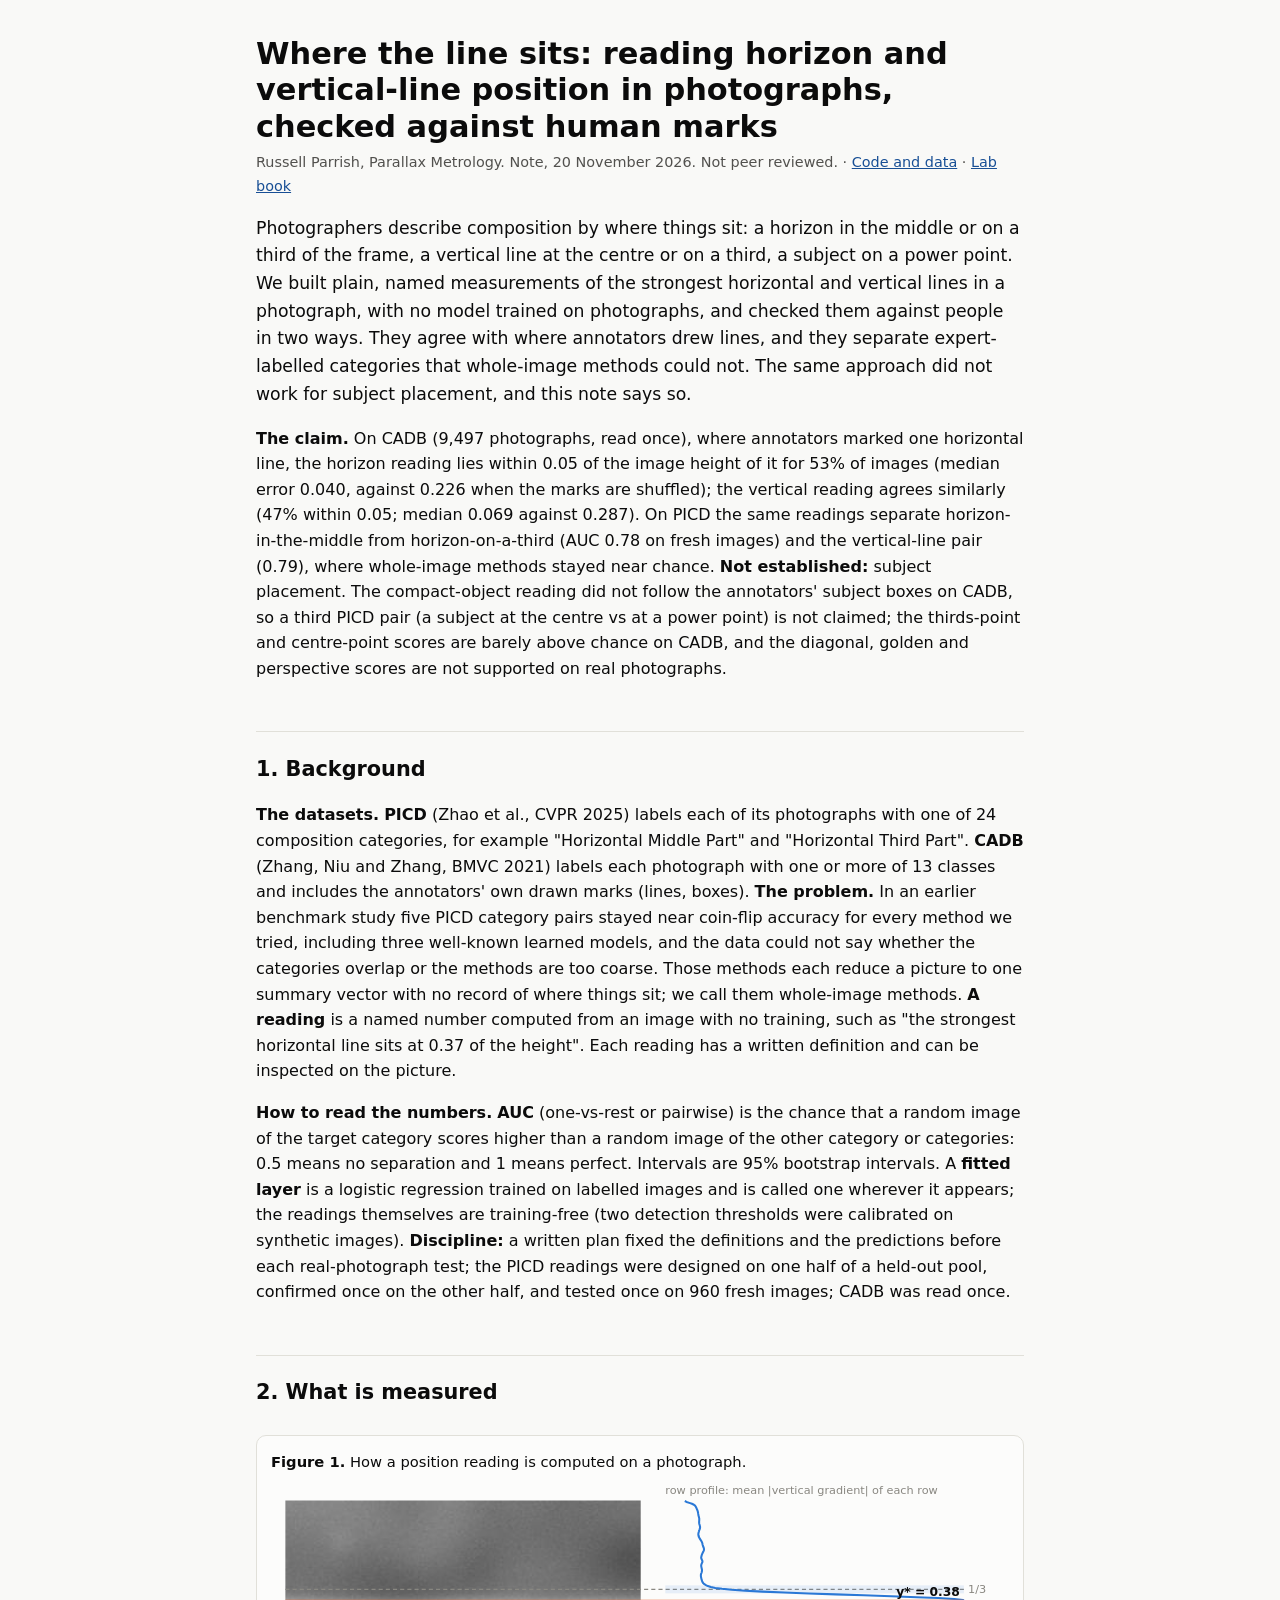
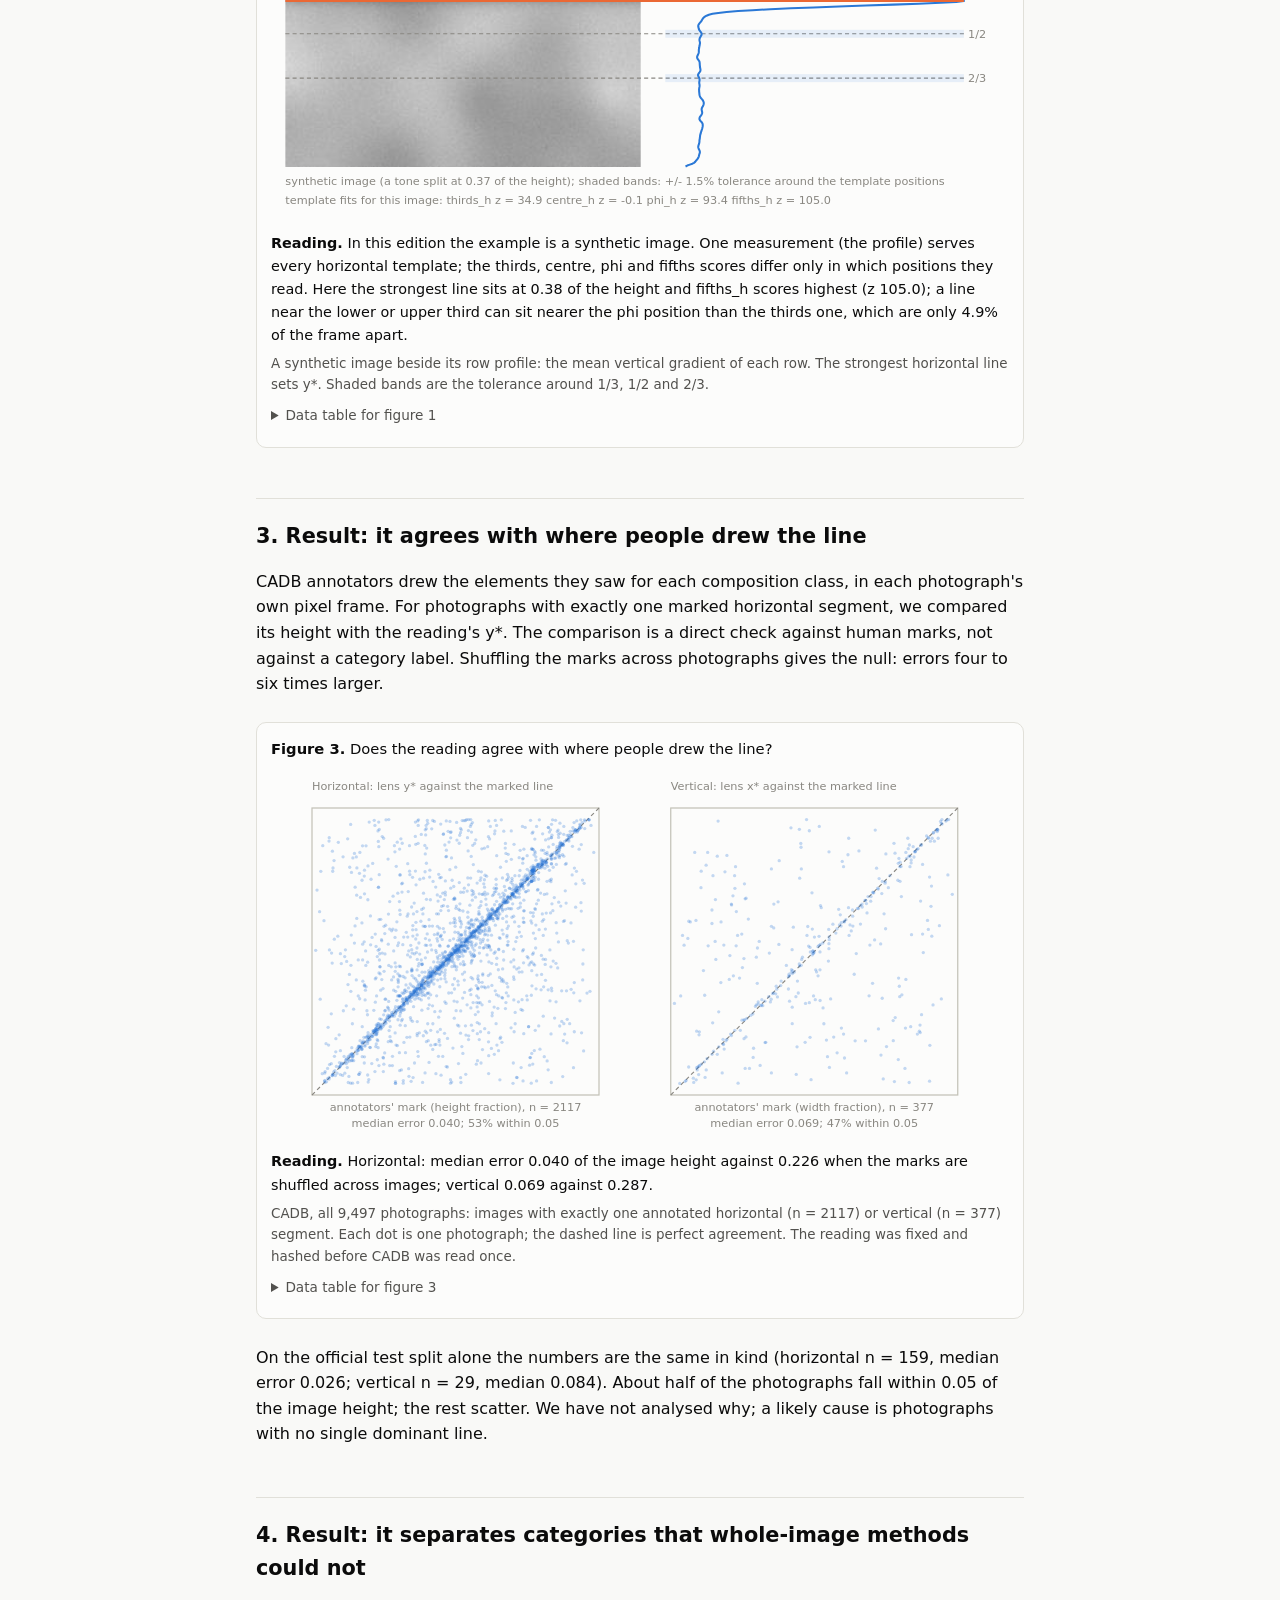
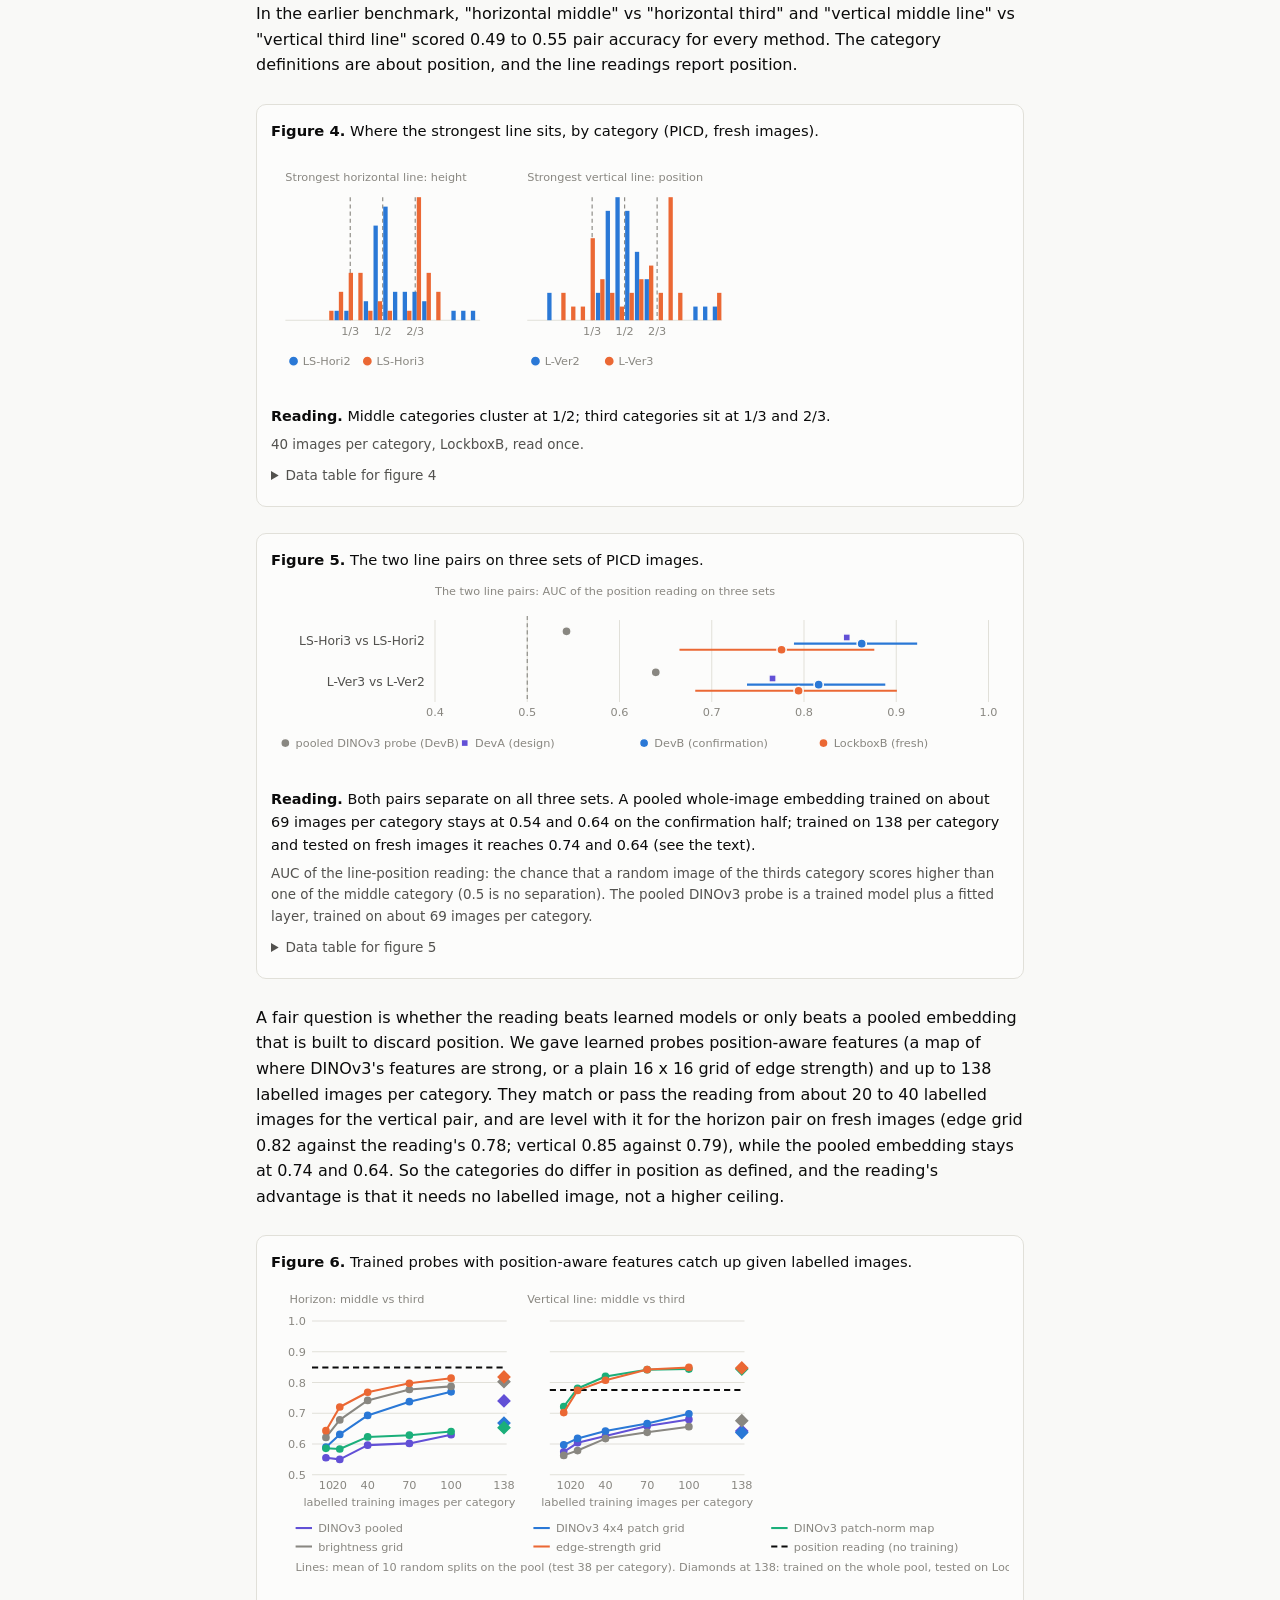
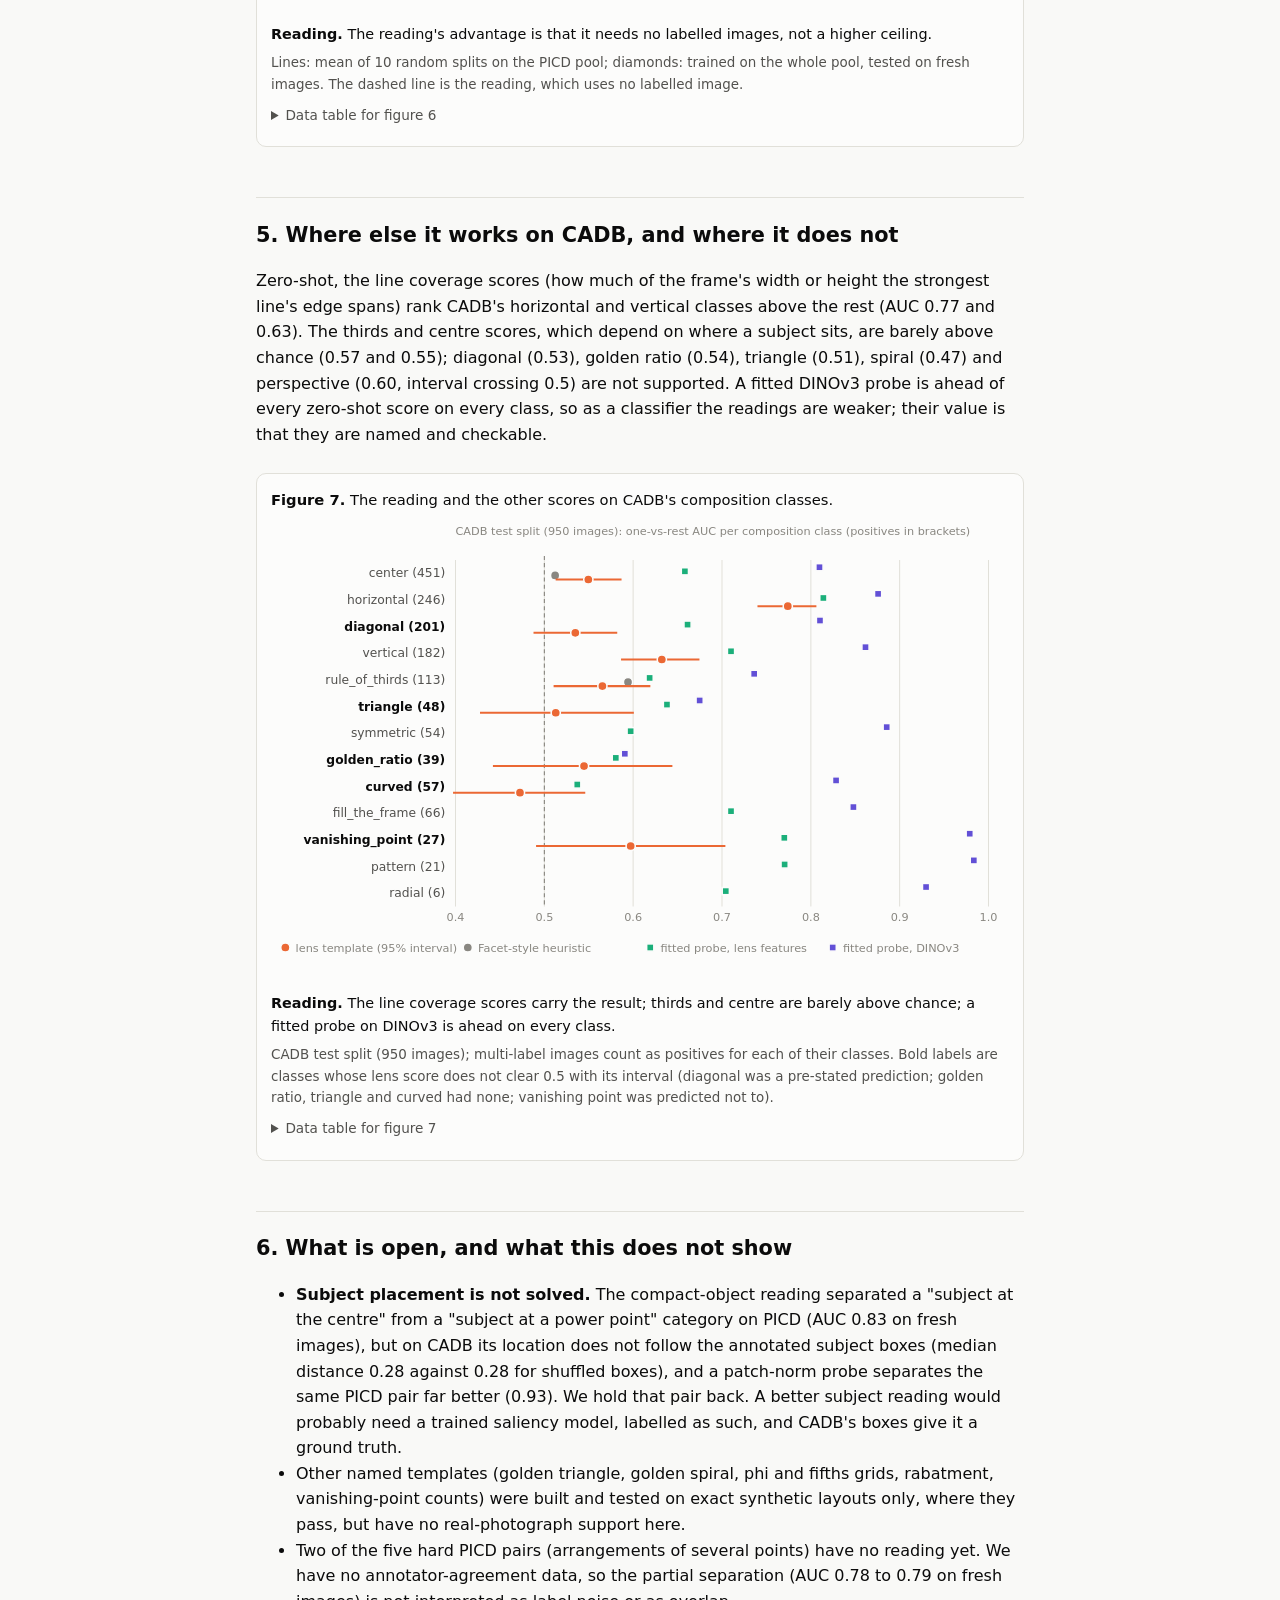
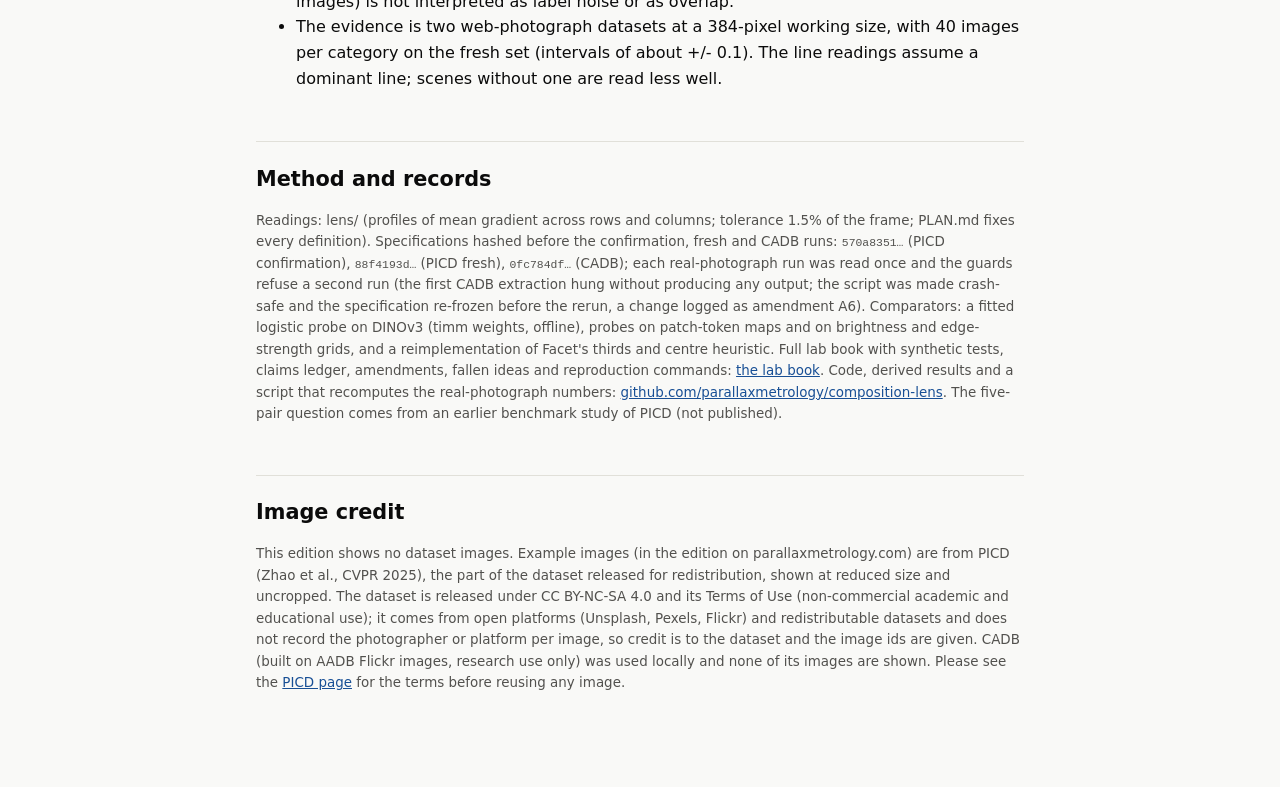
<file: note/index.html>
<!doctype html><html lang="en"><head><meta charset="utf-8"><meta name="viewport" content="width=device-width,initial-scale=1"><link rel="canonical" href="https://parallaxmetrology.com/composition-lens/"><meta name="description" content="Plain, named readings of the strongest horizontal and vertical lines in a photograph agree with where annotators drew lines (CADB, 9,497 photographs) and separate PICD categories that whole-image methods could not. Subject placement is open."><title>Where the line sits: reading horizon and vertical-line position in photographs</title><style>:root{color-scheme:light;--bg:#f9f9f7;--surface:#fcfcfb;--ink:#0b0b0b;--ink2:#52514e;--muted:#898781;--grid:#e1e0d9;--axis:#c3c2b7;--s1:#2a78d6;--s2:#eb6834;--s3:#1baf7a;--s7:#6250d6;--ring:#eb6834;--link:#184f95;--h0:#e8f1fc;--h1:#c7dcf3;--h2:#a2c4eb;--h3:#7aa8dd;--h4:#548bc8;--h5:#376ea9;--h6:#245289;--h7:#0d366b}
@media (prefers-color-scheme: dark){:root:not([data-theme="light"]){color-scheme:dark;--bg:#0d0d0d;--surface:#1a1a19;--ink:#f0efec;--ink2:#c3c2b7;--muted:#898781;--grid:#2c2c2a;--axis:#383835;--s1:#3987e5;--s2:#d95926;--s3:#199e70;--s7:#9085e9;--ring:#ec835a;--link:#86b6ef;--h0:#262a30;--h1:#2f3a48;--h2:#3a4d66;--h3:#4a6a93;--h4:#5e86bb;--h5:#79a2d6;--h6:#8fb8e8;--h7:#9ec5f4}}
:root[data-theme="dark"]{color-scheme:dark;--bg:#0d0d0d;--surface:#1a1a19;--ink:#f0efec;--ink2:#c3c2b7;--muted:#898781;--grid:#2c2c2a;--axis:#383835;--s1:#3987e5;--s2:#d95926;--s3:#199e70;--s7:#9085e9;--ring:#ec835a;--link:#86b6ef;--h0:#262a30;--h1:#2f3a48;--h2:#3a4d66;--h3:#4a6a93;--h4:#5e86bb;--h5:#79a2d6;--h6:#8fb8e8;--h7:#9ec5f4}
*{box-sizing:border-box}body{margin:0;background:var(--bg);color:var(--ink);font:16px/1.6 system-ui,-apple-system,"Segoe UI",sans-serif}
main{max-width:900px;margin:0 auto;padding:36px 16px 80px}h1{font-size:1.9rem;line-height:1.2;margin:0 0 6px}h2{font-size:1.3rem;margin:2.4em 0 .4em;border-top:1px solid var(--grid);padding-top:1em}h3{font-size:1rem;margin:1.6em 0 .3em}
.sub{color:var(--ink2);font-size:.9rem;margin:0 0 1em}nav{display:flex;flex-wrap:wrap;gap:6px 14px;font-size:.88rem;margin:0 0 1.4em}a{color:var(--link)}code{font-size:.85em}pre{background:var(--surface);border:1px solid var(--grid);border-radius:8px;padding:12px;overflow-x:auto;font-size:.78rem;line-height:1.5}
figure{margin:1.6em 0;background:var(--surface);border:1px solid var(--grid);border-radius:10px;padding:14px 14px 10px}figcaption{font-size:.92rem;color:var(--ink);margin-bottom:6px}.cap{font-size:.84rem;color:var(--ink2);margin:6px 0 0}.read{font-size:.9rem;margin:8px 0 0}
.tw{overflow-x:auto}table{border-collapse:collapse;width:100%;font-size:.82rem}th,td{padding:6px 8px;border-bottom:1px solid var(--grid);text-align:left;vertical-align:top}th{color:var(--ink2);font-weight:600}details{margin:.6em 0}summary{cursor:pointer;color:var(--ink2);font-size:.85rem}.small{font-size:.84rem;color:var(--ink2)}
svg text{font-family:system-ui,-apple-system,"Segoe UI",sans-serif}.t{fill:var(--ink2);font-size:12px}.tb{fill:var(--ink);font-size:12px;font-weight:600}.ts{fill:var(--muted);font-size:11px}.tc{fill:#fff;font-size:10px}
.gl{stroke:var(--grid);stroke-width:1}.chance{stroke:var(--muted);stroke-width:1.1;stroke-dasharray:4 3}.s1{fill:var(--s1)}.s2{fill:var(--s2)}.s3{fill:var(--s3)}.s7{fill:var(--s7)}.sm{fill:var(--muted)}.dot{stroke:var(--surface);stroke-width:1.5}
.eb{stroke-width:2}.eb.s1{stroke:var(--s1);fill:none}.eb.s2{stroke:var(--s2);fill:none}.eb.s3{stroke:var(--s3);fill:none}.eb.s7{stroke:var(--s7);fill:none}.eb.sm{stroke:var(--muted);fill:none}
.ln{fill:none;stroke-width:2;stroke-linejoin:round}.ls1{stroke:var(--s1)}.ls2{stroke:var(--s2)}.ls3{stroke:var(--s3)}.ls7{stroke:var(--s7)}.lsm{stroke:var(--muted)}.lsk{stroke:var(--ink);stroke-width:2;stroke-dasharray:6 4}
.dd.ls1{fill:var(--s1)}.dd.ls2{fill:var(--s2)}.dd.ls3{fill:var(--s3)}.dd.ls7{fill:var(--s7)}.dd.lsm{fill:var(--muted)}.cv0{fill:var(--s1)}.cm{fill:var(--s3);opacity:.7}.cn{fill:var(--grid)}
.pill{display:inline-block;padding:1px 8px;border-radius:999px;font-size:.74rem;white-space:nowrap;border:1px solid var(--axis)}.pill.sol{background:rgba(42,120,214,.12)}.pill.rep{background:rgba(27,175,122,.16)}.pill.exp{background:rgba(237,161,0,.16)}.pill.not{background:var(--grid)}
.ovgrid{display:grid;grid-template-columns:repeat(auto-fill,minmax(250px,1fr));gap:12px}.ovcard{background:var(--bg);border:1px solid var(--grid);border-radius:8px;padding:6px}.ovcard svg{display:block;border-radius:4px}.ovt{font-size:.78rem;color:var(--ink2);margin-top:4px}.ids{color:var(--muted)}
.ovr{stroke:#fff;stroke-width:1.2;stroke-dasharray:5 4;opacity:.8}.ovl{stroke:#eb6834;stroke-width:2.4}.ovc{fill:none;stroke:#eb6834;stroke-width:2.4}
.band{fill:var(--s1);opacity:.10}.ovl2{stroke:#eb6834;stroke-width:2.2}
.fr2{fill:none;stroke:var(--axis);stroke-width:1.2}

main{max-width:800px}.lede{font-size:1.08rem}</style></head><body><main><h1>Where the line sits: reading horizon and vertical-line position in photographs, checked against human marks</h1>
<p class="sub">Russell Parrish, Parallax Metrology. Note, 20 November 2026. Not peer reviewed. &middot; <a href="https://github.com/parallaxmetrology/composition-lens">Code and data</a> &middot; <a href="labbook.html">Lab book</a></p>
<p class="lede">Photographers describe composition by where things sit: a horizon in the middle or on a third of the frame, a vertical line at the centre or on a third, a subject on a power point. We built plain, named measurements of the strongest horizontal and vertical lines in a photograph, with no model trained on photographs, and checked them against people in two ways. They agree with where annotators drew lines, and they separate expert-labelled categories that whole-image methods could not. The same approach did not work for subject placement, and this note says so.</p>
<div class="key"><b>The claim.</b> On CADB (9,497 photographs, read once), where annotators marked one horizontal line, the horizon reading lies within 0.05 of the image height of it for 53% of images (median error 0.040, against 0.226 when the marks are shuffled); the vertical reading agrees similarly (47% within 0.05; median 0.069 against 0.287). On PICD the same readings separate horizon-in-the-middle from horizon-on-a-third (AUC 0.78 on fresh images) and the vertical-line pair (0.79), where whole-image methods stayed near chance. <b>Not established:</b> subject placement. The compact-object reading did not follow the annotators' subject boxes on CADB, so a third PICD pair (a subject at the centre vs at a power point) is not claimed; the thirds-point and centre-point scores are barely above chance on CADB, and the diagonal, golden and perspective scores are not supported on real photographs.</div>
<h2>1. Background</h2>
<p><b>The datasets.</b> <b>PICD</b> (Zhao et al., CVPR 2025) labels each of its photographs with one of 24 composition categories, for example "Horizontal Middle Part" and "Horizontal Third Part". <b>CADB</b> (Zhang, Niu and Zhang, BMVC 2021) labels each photograph with one or more of 13 classes and includes the annotators' own drawn marks (lines, boxes). <b>The problem.</b> In an earlier benchmark study five PICD category pairs stayed near coin-flip accuracy for every method we tried, including three well-known learned models, and the data could not say whether the categories overlap or the methods are too coarse. Those methods each reduce a picture to one summary vector with no record of where things sit; we call them whole-image methods. <b>A reading</b> is a named number computed from an image with no training, such as "the strongest horizontal line sits at 0.37 of the height". Each reading has a written definition and can be inspected on the picture.</p>
<p><b>How to read the numbers.</b> <b>AUC</b> (one-vs-rest or pairwise) is the chance that a random image of the target category scores higher than a random image of the other category or categories: 0.5 means no separation and 1 means perfect. Intervals are 95% bootstrap intervals. A <b>fitted layer</b> is a logistic regression trained on labelled images and is called one wherever it appears; the readings themselves are training-free (two detection thresholds were calibrated on synthetic images). <b>Discipline:</b> a written plan fixed the definitions and the predictions before each real-photograph test; the PICD readings were designed on one half of a held-out pool, confirmed once on the other half, and tested once on 960 fresh images; CADB was read once.</p>
<h2>2. What is measured</h2>
<figure id="fig1"><figcaption><b>Figure 1.</b> How a position reading is computed on a photograph.</figcaption><svg viewBox="0 0 720 328" width="100%" role="img" aria-label="A photograph beside its row profile with the template positions marked" xmlns="http://www.w3.org/2000/svg"><image href="[data-uri]" x="14" y="20" width="346.7" height="260"/><line x1="14" x2="676.0" y1="106.7" y2="106.7" class="chance"/><text x="680.0" y="110.7" class="ts" text-anchor="start" >1/3</text><rect x="384.6666666666667" y="102.8" width="291.3333333333333" height="7.8" class="band"/><line x1="14" x2="676.0" y1="150.0" y2="150.0" class="chance"/><text x="680.0" y="154.0" class="ts" text-anchor="start" >1/2</text><rect x="384.6666666666667" y="146.1" width="291.3333333333333" height="7.8" class="band"/><line x1="14" x2="676.0" y1="193.3" y2="193.3" class="chance"/><text x="680.0" y="197.3" class="ts" text-anchor="start" >2/3</text><rect x="384.6666666666667" y="189.4" width="291.3333333333333" height="7.8" class="band"/><polyline points="403.7,20.5 405.4,21.4 408.1,22.3 410.7,23.2 412.6,24.1 413.7,25.0 414.3,25.9 414.8,26.8 415.2,27.7 415.6,28.6 416.0,29.5 416.3,30.4 416.5,31.3 416.7,32.2 416.8,33.1 417.0,34.0 417.1,34.9 417.4,35.8 417.6,36.7 417.8,37.6 417.8,38.5 417.8,39.4 417.7,40.3 417.7,41.2 417.7,42.1 417.9,43.0 418.2,43.9 418.4,44.8 418.6,45.7 418.6,46.6 418.4,47.5 418.1,48.4 417.7,49.3 417.5,50.2 417.2,51.1 417.0,52.0 416.9,53.0 417.0,53.9 417.2,54.8 417.5,55.7 418.0,56.6 418.5,57.5 419.1,58.4 419.7,59.3 420.2,60.2 420.6,61.1 420.9,62.0 421.0,62.9 421.3,63.8 421.6,64.7 421.9,65.6 422.3,66.5 422.4,67.4 422.4,68.3 422.1,69.2 421.7,70.1 421.2,71.0 420.8,71.9 420.4,72.8 420.1,73.7 419.9,74.6 419.7,75.5 419.8,76.4 420.1,77.3 420.6,78.2 420.9,79.1 420.9,80.0 420.5,80.9 420.1,81.8 419.8,82.7 419.7,83.6 419.8,84.5 420.0,85.5 420.2,86.4 420.4,87.3 420.5,88.2 420.4,89.1 420.2,90.0 419.9,90.9 419.5,91.8 419.4,92.7 419.4,93.6 419.5,94.5 419.7,95.4 419.9,96.3 420.1,97.2 420.4,98.1 420.7,99.0 421.2,99.9 421.8,100.8 422.8,101.7 424.3,102.6 426.2,103.5 429.1,104.4 433.5,105.3 440.0,106.2 449.5,107.1 462.7,108.0 479.7,108.9 500.5,109.8 524.6,110.7 550.9,111.6 578.3,112.5 605.2,113.4 630.0,114.3 650.9,115.2 666.5,116.1 675.2,117.0 676.0,118.0 668.5,118.9 653.2,119.8 631.9,120.7 606.7,121.6 580.1,122.5 553.9,123.4 529.4,124.3 507.0,125.2 487.2,126.1 469.9,127.0 455.7,127.9 444.5,128.8 436.4,129.7 430.8,130.6 427.2,131.5 424.9,132.4 423.3,133.3 422.2,134.2 421.4,135.1 420.8,136.0 420.3,136.9 419.8,137.8 419.0,138.7 418.2,139.6 417.5,140.5 417.0,141.4 416.8,142.3 416.9,143.2 417.1,144.1 417.3,145.0 417.6,145.9 418.1,146.8 418.8,147.7 419.5,148.6 420.0,149.5 420.1,150.5 419.9,151.4 419.4,152.3 418.9,153.2 418.4,154.1 418.1,155.0 418.0,155.9 418.1,156.8 418.3,157.7 418.5,158.6 418.5,159.5 418.3,160.4 418.2,161.3 418.0,162.2 417.8,163.1 417.7,164.0 417.5,164.9 417.4,165.8 417.4,166.7 417.4,167.6 417.3,168.5 417.0,169.4 416.6,170.3 416.2,171.2 415.8,172.1 415.7,173.0 415.9,173.9 416.4,174.8 417.1,175.7 417.7,176.6 418.1,177.5 418.2,178.4 418.3,179.3 418.3,180.2 418.4,181.1 418.5,182.0 418.6,183.0 418.8,183.9 419.0,184.8 419.0,185.7 418.8,186.6 418.2,187.5 417.5,188.4 416.9,189.3 416.6,190.2 416.7,191.1 417.2,192.0 417.6,192.9 418.0,193.8 418.1,194.7 418.1,195.6 417.9,196.5 417.8,197.4 417.8,198.3 418.0,199.2 418.1,200.1 418.1,201.0 418.0,201.9 417.8,202.8 417.7,203.7 417.6,204.6 417.7,205.5 417.7,206.4 417.8,207.3 417.9,208.2 418.0,209.1 418.1,210.0 418.4,210.9 418.8,211.8 419.5,212.7 420.2,213.6 421.0,214.5 421.6,215.5 422.0,216.4 422.2,217.3 422.2,218.2 422.0,219.1 421.7,220.0 421.2,220.9 420.7,221.8 420.3,222.7 420.1,223.6 420.2,224.5 420.4,225.4 420.6,226.3 420.7,227.2 420.4,228.1 420.0,229.0 419.4,229.9 418.7,230.8 418.2,231.7 418.0,232.6 418.0,233.5 418.5,234.4 419.2,235.3 420.1,236.2 420.7,237.1 421.1,238.0 421.2,238.9 421.2,239.8 421.1,240.7 420.9,241.6 420.7,242.5 420.4,243.4 420.1,244.3 419.8,245.2 419.5,246.1 419.3,247.0 419.0,248.0 418.7,248.9 418.6,249.8 418.5,250.7 418.4,251.6 418.3,252.5 418.1,253.4 418.0,254.3 418.0,255.2 417.9,256.1 417.7,257.0 417.4,257.9 417.1,258.8 416.9,259.7 416.8,260.6 417.0,261.5 417.3,262.4 417.8,263.3 418.2,264.2 418.4,265.1 418.4,266.0 418.1,266.9 417.8,267.8 417.6,268.7 417.4,269.6 417.1,270.5 416.6,271.4 416.0,272.3 415.2,273.2 414.5,274.1 413.8,275.0 412.8,275.9 411.1,276.8 408.6,277.7 406.1,278.6 404.4,279.5" class="ln ls1"/><line x1="14" x2="676.0" y1="118.0" y2="118.0" class="ovl2"/><text x="672.0" y="113.0" class="tb" text-anchor="end" >y* = 0.38</text><text x="384.7" y="14.0" class="ts" text-anchor="start" >row profile: mean |vertical gradient| of each row</text><text x="14.0" y="298.0" class="ts" text-anchor="start" >synthetic image (a tone split at 0.37 of the height); shaded bands: +/- 1.5% tolerance around the template positions</text><text x="14.0" y="316.0" class="ts" text-anchor="start" >template fits for this image: thirds_h z = 34.9  centre_h z = -0.1  phi_h z = 93.4  fifths_h z = 105.0</text></svg><p class="read"><b>Reading.</b> In this edition the example is a synthetic image. One measurement (the profile) serves every horizontal template; the thirds, centre, phi and fifths scores differ only in which positions they read. Here the strongest line sits at 0.38 of the height and fifths_h scores highest (z 105.0); a line near the lower or upper third can sit nearer the phi position than the thirds one, which are only 4.9% of the frame apart.</p><p class="cap">A synthetic image beside its row profile: the mean vertical gradient of each row. The strongest horizontal line sets y*. Shaded bands are the tolerance around 1/3, 1/2 and 2/3.</p><details><summary>Data table for figure 1</summary><div class="tw"><table class=""><thead><tr><th>template / reading</th><th>z score</th><th>rank score</th></tr></thead><tbody><tr><td>thirds_h</td><td>34.93</td><td>0.87</td></tr><tr><td>centre_h</td><td>-0.11</td><td>0.26</td></tr><tr><td>phi_h</td><td>93.43</td><td>2.06</td></tr><tr><td>fifths_h</td><td>105.01</td><td>0.87</td></tr><tr><td>y* (dominant horizontal line)</td><td>0.377</td><td></td></tr></tbody></table></div></details></figure>
<h2>3. Result: it agrees with where people drew the line</h2>
<p>CADB annotators drew the elements they saw for each composition class, in each photograph's own pixel frame. For photographs with exactly one marked horizontal segment, we compared its height with the reading's y*. The comparison is a direct check against human marks, not against a category label. Shuffling the marks across photographs gives the null: errors four to six times larger.</p>
<figure id="fig3"><figcaption><b>Figure 3.</b> Does the reading agree with where people drew the line?</figcaption><svg viewBox="0 0 720 359" width="100%" role="img" aria-label="Scatter plots of the lens line position against the annotators&#x27; marked line position" xmlns="http://www.w3.org/2000/svg"><text x="40.0" y="22.0" class="ts" text-anchor="start" >Horizontal: lens y* against the marked line</text><rect x="40" y="40" width="280" height="280" class="fr2"/><line x1="40" x2="320" y1="320" y2="40" class="chance"/><circle cx="219.6" cy="141.0" r="1.6" class="s1" opacity="0.28"/><circle cx="129.9" cy="228.6" r="1.6" class="s1" opacity="0.28"/><circle cx="210.8" cy="183.4" r="1.6" class="s1" opacity="0.28"/><circle cx="182.7" cy="212.6" r="1.6" class="s1" opacity="0.28"/><circle cx="151.9" cy="79.1" r="1.6" class="s1" opacity="0.28"/><circle cx="295.1" cy="293.4" r="1.6" class="s1" opacity="0.28"/><circle cx="99.4" cy="259.1" r="1.6" class="s1" opacity="0.28"/><circle cx="56.2" cy="271.3" r="1.6" class="s1" opacity="0.28"/><circle cx="203.3" cy="181.5" r="1.6" class="s1" opacity="0.28"/><circle cx="106.9" cy="251.1" r="1.6" class="s1" opacity="0.28"/><circle cx="99.2" cy="94.1" r="1.6" class="s1" opacity="0.28"/><circle cx="109.7" cy="283.9" r="1.6" class="s1" opacity="0.28"/><circle cx="180.4" cy="137.9" r="1.6" class="s1" opacity="0.28"/><circle cx="133.9" cy="121.5" r="1.6" class="s1" opacity="0.28"/><circle cx="297.0" cy="61.4" r="1.6" class="s1" opacity="0.28"/><circle cx="137.4" cy="198.0" r="1.6" class="s1" opacity="0.28"/><circle cx="107.8" cy="168.5" r="1.6" class="s1" opacity="0.28"/><circle cx="267.7" cy="158.1" r="1.6" class="s1" opacity="0.28"/><circle cx="203.1" cy="156.2" r="1.6" class="s1" opacity="0.28"/><circle cx="92.3" cy="179.5" r="1.6" class="s1" opacity="0.28"/><circle cx="131.2" cy="278.7" r="1.6" class="s1" opacity="0.28"/><circle cx="228.8" cy="120.4" r="1.6" class="s1" opacity="0.28"/><circle cx="122.8" cy="237.8" r="1.6" class="s1" opacity="0.28"/><circle cx="181.8" cy="180.5" r="1.6" class="s1" opacity="0.28"/><circle cx="288.1" cy="71.7" r="1.6" class="s1" opacity="0.28"/><circle cx="292.8" cy="216.9" r="1.6" class="s1" opacity="0.28"/><circle cx="59.9" cy="301.0" r="1.6" class="s1" opacity="0.28"/><circle cx="243.9" cy="236.6" r="1.6" class="s1" opacity="0.28"/><circle cx="91.0" cy="213.5" r="1.6" class="s1" opacity="0.28"/><circle cx="297.4" cy="114.0" r="1.6" class="s1" opacity="0.28"/><circle cx="167.4" cy="192.0" r="1.6" class="s1" opacity="0.28"/><circle cx="264.5" cy="95.1" r="1.6" class="s1" opacity="0.28"/><circle cx="147.9" cy="307.7" r="1.6" class="s1" opacity="0.28"/><circle cx="220.2" cy="86.5" r="1.6" class="s1" opacity="0.28"/><circle cx="212.4" cy="259.2" r="1.6" class="s1" opacity="0.28"/><circle cx="67.6" cy="291.9" r="1.6" class="s1" opacity="0.28"/><circle cx="285.7" cy="250.4" r="1.6" class="s1" opacity="0.28"/><circle cx="229.6" cy="132.4" r="1.6" class="s1" opacity="0.28"/><circle cx="191.6" cy="177.4" r="1.6" class="s1" opacity="0.28"/><circle cx="306.3" cy="52.8" r="1.6" class="s1" opacity="0.28"/><circle cx="151.9" cy="174.0" r="1.6" class="s1" opacity="0.28"/><circle cx="48.6" cy="101.8" r="1.6" class="s1" opacity="0.28"/><circle cx="152.4" cy="162.9" r="1.6" class="s1" opacity="0.28"/><circle cx="191.3" cy="170.7" r="1.6" class="s1" opacity="0.28"/><circle cx="140.6" cy="223.2" r="1.6" class="s1" opacity="0.28"/><circle cx="272.1" cy="178.5" r="1.6" class="s1" opacity="0.28"/><circle cx="198.7" cy="74.6" r="1.6" class="s1" opacity="0.28"/><circle cx="129.2" cy="237.4" r="1.6" class="s1" opacity="0.28"/><circle cx="82.0" cy="155.1" r="1.6" class="s1" opacity="0.28"/><circle cx="252.7" cy="108.3" r="1.6" class="s1" opacity="0.28"/><circle cx="115.7" cy="247.6" r="1.6" class="s1" opacity="0.28"/><circle cx="176.2" cy="182.5" r="1.6" class="s1" opacity="0.28"/><circle cx="250.7" cy="115.2" r="1.6" class="s1" opacity="0.28"/><circle cx="57.0" cy="178.5" r="1.6" class="s1" opacity="0.28"/><circle cx="44.9" cy="120.1" r="1.6" class="s1" opacity="0.28"/><circle cx="141.4" cy="151.5" r="1.6" class="s1" opacity="0.28"/><circle cx="273.3" cy="88.7" r="1.6" class="s1" opacity="0.28"/><circle cx="78.7" cy="280.1" r="1.6" class="s1" opacity="0.28"/><circle cx="167.3" cy="194.8" r="1.6" class="s1" opacity="0.28"/><circle cx="165.7" cy="199.1" r="1.6" class="s1" opacity="0.28"/><circle cx="142.8" cy="216.4" r="1.6" class="s1" opacity="0.28"/><circle cx="264.8" cy="95.9" r="1.6" class="s1" opacity="0.28"/><circle cx="263.9" cy="92.0" r="1.6" class="s1" opacity="0.28"/><circle cx="258.5" cy="90.9" r="1.6" class="s1" opacity="0.28"/><circle cx="185.8" cy="171.2" r="1.6" class="s1" opacity="0.28"/><circle cx="280.1" cy="61.5" r="1.6" class="s1" opacity="0.28"/><circle cx="258.2" cy="176.6" r="1.6" class="s1" opacity="0.28"/><circle cx="100.7" cy="256.9" r="1.6" class="s1" opacity="0.28"/><circle cx="78.5" cy="102.9" r="1.6" class="s1" opacity="0.28"/><circle cx="81.4" cy="171.8" r="1.6" class="s1" opacity="0.28"/><circle cx="83.2" cy="87.7" r="1.6" class="s1" opacity="0.28"/><circle cx="120.4" cy="76.8" r="1.6" class="s1" opacity="0.28"/><circle cx="198.7" cy="183.9" r="1.6" class="s1" opacity="0.28"/><circle cx="269.3" cy="111.5" r="1.6" class="s1" opacity="0.28"/><circle cx="192.9" cy="51.3" r="1.6" class="s1" opacity="0.28"/><circle cx="105.1" cy="53.7" r="1.6" class="s1" opacity="0.28"/><circle cx="230.7" cy="104.7" r="1.6" class="s1" opacity="0.28"/><circle cx="181.9" cy="251.8" r="1.6" class="s1" opacity="0.28"/><circle cx="80.7" cy="286.5" r="1.6" class="s1" opacity="0.28"/><circle cx="211.4" cy="147.5" r="1.6" class="s1" opacity="0.28"/><circle cx="213.9" cy="201.9" r="1.6" class="s1" opacity="0.28"/><circle cx="128.9" cy="235.8" r="1.6" class="s1" opacity="0.28"/><circle cx="66.8" cy="292.3" r="1.6" class="s1" opacity="0.28"/><circle cx="284.3" cy="74.5" r="1.6" class="s1" opacity="0.28"/><circle cx="143.7" cy="282.3" r="1.6" class="s1" opacity="0.28"/><circle cx="130.8" cy="205.7" r="1.6" class="s1" opacity="0.28"/><circle cx="204.6" cy="155.6" r="1.6" class="s1" opacity="0.28"/><circle cx="88.8" cy="110.5" r="1.6" class="s1" opacity="0.28"/><circle cx="184.3" cy="149.9" r="1.6" class="s1" opacity="0.28"/><circle cx="57.1" cy="290.3" r="1.6" class="s1" opacity="0.28"/><circle cx="199.1" cy="158.7" r="1.6" class="s1" opacity="0.28"/><circle cx="299.8" cy="61.7" r="1.6" class="s1" opacity="0.28"/><circle cx="200.2" cy="172.7" r="1.6" class="s1" opacity="0.28"/><circle cx="132.4" cy="218.8" r="1.6" class="s1" opacity="0.28"/><circle cx="104.2" cy="252.7" r="1.6" class="s1" opacity="0.28"/><circle cx="61.2" cy="297.5" r="1.6" class="s1" opacity="0.28"/><circle cx="301.0" cy="59.0" r="1.6" class="s1" opacity="0.28"/><circle cx="293.5" cy="68.0" r="1.6" class="s1" opacity="0.28"/><circle cx="127.8" cy="122.0" r="1.6" class="s1" opacity="0.28"/><circle cx="152.9" cy="54.9" r="1.6" class="s1" opacity="0.28"/><circle cx="116.3" cy="253.4" r="1.6" class="s1" opacity="0.28"/><circle cx="113.8" cy="234.3" r="1.6" class="s1" opacity="0.28"/><circle cx="239.8" cy="117.1" r="1.6" class="s1" opacity="0.28"/><circle cx="102.5" cy="205.7" r="1.6" class="s1" opacity="0.28"/><circle cx="143.9" cy="51.5" r="1.6" class="s1" opacity="0.28"/><circle cx="197.6" cy="160.9" r="1.6" class="s1" opacity="0.28"/><circle cx="222.1" cy="144.5" r="1.6" class="s1" opacity="0.28"/><circle cx="144.8" cy="215.3" r="1.6" class="s1" opacity="0.28"/><circle cx="234.9" cy="119.3" r="1.6" class="s1" opacity="0.28"/><circle cx="154.2" cy="149.0" r="1.6" class="s1" opacity="0.28"/><circle cx="237.1" cy="207.3" r="1.6" class="s1" opacity="0.28"/><circle cx="130.8" cy="217.4" r="1.6" class="s1" opacity="0.28"/><circle cx="231.0" cy="109.5" r="1.6" class="s1" opacity="0.28"/><circle cx="87.3" cy="127.3" r="1.6" class="s1" opacity="0.28"/><circle cx="295.9" cy="258.3" r="1.6" class="s1" opacity="0.28"/><circle cx="231.7" cy="107.3" r="1.6" class="s1" opacity="0.28"/><circle cx="52.5" cy="298.6" r="1.6" class="s1" opacity="0.28"/><circle cx="237.0" cy="120.4" r="1.6" class="s1" opacity="0.28"/><circle cx="69.9" cy="300.9" r="1.6" class="s1" opacity="0.28"/><circle cx="159.4" cy="163.5" r="1.6" class="s1" opacity="0.28"/><circle cx="55.2" cy="294.1" r="1.6" class="s1" opacity="0.28"/><circle cx="107.0" cy="217.7" r="1.6" class="s1" opacity="0.28"/><circle cx="195.9" cy="162.0" r="1.6" class="s1" opacity="0.28"/><circle cx="133.4" cy="94.3" r="1.6" class="s1" opacity="0.28"/><circle cx="78.8" cy="279.7" r="1.6" class="s1" opacity="0.28"/><circle cx="201.3" cy="260.2" r="1.6" class="s1" opacity="0.28"/><circle cx="180.8" cy="135.7" r="1.6" class="s1" opacity="0.28"/><circle cx="286.5" cy="72.6" r="1.6" class="s1" opacity="0.28"/><circle cx="134.3" cy="294.3" r="1.6" class="s1" opacity="0.28"/><circle cx="118.9" cy="158.1" r="1.6" class="s1" opacity="0.28"/><circle cx="249.5" cy="223.2" r="1.6" class="s1" opacity="0.28"/><circle cx="143.1" cy="221.0" r="1.6" class="s1" opacity="0.28"/><circle cx="134.5" cy="224.1" r="1.6" class="s1" opacity="0.28"/><circle cx="272.2" cy="228.1" r="1.6" class="s1" opacity="0.28"/><circle cx="94.3" cy="190.4" r="1.6" class="s1" opacity="0.28"/><circle cx="103.7" cy="285.6" r="1.6" class="s1" opacity="0.28"/><circle cx="270.6" cy="59.0" r="1.6" class="s1" opacity="0.28"/><circle cx="89.4" cy="172.9" r="1.6" class="s1" opacity="0.28"/><circle cx="104.8" cy="117.4" r="1.6" class="s1" opacity="0.28"/><circle cx="56.6" cy="72.3" r="1.6" class="s1" opacity="0.28"/><circle cx="264.6" cy="93.1" r="1.6" class="s1" opacity="0.28"/><circle cx="269.3" cy="83.3" r="1.6" class="s1" opacity="0.28"/><circle cx="212.9" cy="175.6" r="1.6" class="s1" opacity="0.28"/><circle cx="188.0" cy="173.7" r="1.6" class="s1" opacity="0.28"/><circle cx="114.4" cy="172.9" r="1.6" class="s1" opacity="0.28"/><circle cx="152.7" cy="204.1" r="1.6" class="s1" opacity="0.28"/><circle cx="139.9" cy="182.4" r="1.6" class="s1" opacity="0.28"/><circle cx="202.4" cy="225.2" r="1.6" class="s1" opacity="0.28"/><circle cx="176.6" cy="182.6" r="1.6" class="s1" opacity="0.28"/><circle cx="165.9" cy="300.7" r="1.6" class="s1" opacity="0.28"/><circle cx="257.5" cy="138.1" r="1.6" class="s1" opacity="0.28"/><circle cx="273.7" cy="55.9" r="1.6" class="s1" opacity="0.28"/><circle cx="76.0" cy="301.9" r="1.6" class="s1" opacity="0.28"/><circle cx="225.9" cy="225.4" r="1.6" class="s1" opacity="0.28"/><circle cx="148.8" cy="137.6" r="1.6" class="s1" opacity="0.28"/><circle cx="95.8" cy="263.7" r="1.6" class="s1" opacity="0.28"/><circle cx="159.6" cy="201.9" r="1.6" class="s1" opacity="0.28"/><circle cx="139.7" cy="218.4" r="1.6" class="s1" opacity="0.28"/><circle cx="197.2" cy="229.8" r="1.6" class="s1" opacity="0.28"/><circle cx="59.9" cy="82.1" r="1.6" class="s1" opacity="0.28"/><circle cx="193.8" cy="167.4" r="1.6" class="s1" opacity="0.28"/><circle cx="104.9" cy="117.3" r="1.6" class="s1" opacity="0.28"/><circle cx="212.0" cy="146.4" r="1.6" class="s1" opacity="0.28"/><circle cx="309.6" cy="51.3" r="1.6" class="s1" opacity="0.28"/><circle cx="185.1" cy="238.0" r="1.6" class="s1" opacity="0.28"/><circle cx="301.4" cy="228.1" r="1.6" class="s1" opacity="0.28"/><circle cx="68.9" cy="289.0" r="1.6" class="s1" opacity="0.28"/><circle cx="117.6" cy="239.6" r="1.6" class="s1" opacity="0.28"/><circle cx="265.6" cy="243.1" r="1.6" class="s1" opacity="0.28"/><circle cx="203.5" cy="176.0" r="1.6" class="s1" opacity="0.28"/><circle cx="183.7" cy="112.7" r="1.6" class="s1" opacity="0.28"/><circle cx="249.4" cy="109.4" r="1.6" class="s1" opacity="0.28"/><circle cx="194.2" cy="164.9" r="1.6" class="s1" opacity="0.28"/><circle cx="124.8" cy="234.3" r="1.6" class="s1" opacity="0.28"/><circle cx="77.7" cy="308.5" r="1.6" class="s1" opacity="0.28"/><circle cx="109.3" cy="250.6" r="1.6" class="s1" opacity="0.28"/><circle cx="246.2" cy="147.4" r="1.6" class="s1" opacity="0.28"/><circle cx="170.2" cy="184.9" r="1.6" class="s1" opacity="0.28"/><circle cx="170.8" cy="230.7" r="1.6" class="s1" opacity="0.28"/><circle cx="223.7" cy="134.0" r="1.6" class="s1" opacity="0.28"/><circle cx="125.9" cy="235.1" r="1.6" class="s1" opacity="0.28"/><circle cx="85.3" cy="275.7" r="1.6" class="s1" opacity="0.28"/><circle cx="88.6" cy="275.3" r="1.6" class="s1" opacity="0.28"/><circle cx="204.8" cy="108.1" r="1.6" class="s1" opacity="0.28"/><circle cx="55.2" cy="304.1" r="1.6" class="s1" opacity="0.28"/><circle cx="100.7" cy="259.1" r="1.6" class="s1" opacity="0.28"/><circle cx="223.0" cy="205.3" r="1.6" class="s1" opacity="0.28"/><circle cx="110.3" cy="155.4" r="1.6" class="s1" opacity="0.28"/><circle cx="246.2" cy="151.3" r="1.6" class="s1" opacity="0.28"/><circle cx="236.4" cy="122.6" r="1.6" class="s1" opacity="0.28"/><circle cx="63.3" cy="265.1" r="1.6" class="s1" opacity="0.28"/><circle cx="222.2" cy="223.4" r="1.6" class="s1" opacity="0.28"/><circle cx="237.7" cy="151.2" r="1.6" class="s1" opacity="0.28"/><circle cx="73.0" cy="285.5" r="1.6" class="s1" opacity="0.28"/><circle cx="235.5" cy="123.5" r="1.6" class="s1" opacity="0.28"/><circle cx="254.4" cy="79.4" r="1.6" class="s1" opacity="0.28"/><circle cx="162.5" cy="169.8" r="1.6" class="s1" opacity="0.28"/><circle cx="74.8" cy="70.1" r="1.6" class="s1" opacity="0.28"/><circle cx="160.7" cy="117.1" r="1.6" class="s1" opacity="0.28"/><circle cx="152.5" cy="52.2" r="1.6" class="s1" opacity="0.28"/><circle cx="274.7" cy="85.0" r="1.6" class="s1" opacity="0.28"/><circle cx="304.3" cy="192.2" r="1.6" class="s1" opacity="0.28"/><circle cx="223.5" cy="167.2" r="1.6" class="s1" opacity="0.28"/><circle cx="208.1" cy="150.3" r="1.6" class="s1" opacity="0.28"/><circle cx="263.9" cy="96.9" r="1.6" class="s1" opacity="0.28"/><circle cx="172.1" cy="292.7" r="1.6" class="s1" opacity="0.28"/><circle cx="263.0" cy="123.0" r="1.6" class="s1" opacity="0.28"/><circle cx="214.5" cy="178.5" r="1.6" class="s1" opacity="0.28"/><circle cx="208.8" cy="159.7" r="1.6" class="s1" opacity="0.28"/><circle cx="133.3" cy="183.3" r="1.6" class="s1" opacity="0.28"/><circle cx="226.2" cy="133.0" r="1.6" class="s1" opacity="0.28"/><circle cx="71.3" cy="282.4" r="1.6" class="s1" opacity="0.28"/><circle cx="290.7" cy="72.3" r="1.6" class="s1" opacity="0.28"/><circle cx="103.0" cy="223.4" r="1.6" class="s1" opacity="0.28"/><circle cx="114.6" cy="143.5" r="1.6" class="s1" opacity="0.28"/><circle cx="266.1" cy="148.8" r="1.6" class="s1" opacity="0.28"/><circle cx="61.8" cy="168.0" r="1.6" class="s1" opacity="0.28"/><circle cx="227.1" cy="62.6" r="1.6" class="s1" opacity="0.28"/><circle cx="169.6" cy="229.1" r="1.6" class="s1" opacity="0.28"/><circle cx="180.7" cy="174.7" r="1.6" class="s1" opacity="0.28"/><circle cx="165.7" cy="140.1" r="1.6" class="s1" opacity="0.28"/><circle cx="162.1" cy="195.1" r="1.6" class="s1" opacity="0.28"/><circle cx="166.1" cy="194.8" r="1.6" class="s1" opacity="0.28"/><circle cx="176.3" cy="307.4" r="1.6" class="s1" opacity="0.28"/><circle cx="139.2" cy="214.5" r="1.6" class="s1" opacity="0.28"/><circle cx="253.1" cy="283.5" r="1.6" class="s1" opacity="0.28"/><circle cx="140.0" cy="288.8" r="1.6" class="s1" opacity="0.28"/><circle cx="212.6" cy="190.2" r="1.6" class="s1" opacity="0.28"/><circle cx="224.8" cy="206.7" r="1.6" class="s1" opacity="0.28"/><circle cx="151.9" cy="259.3" r="1.6" class="s1" opacity="0.28"/><circle cx="122.9" cy="238.0" r="1.6" class="s1" opacity="0.28"/><circle cx="63.8" cy="292.1" r="1.6" class="s1" opacity="0.28"/><circle cx="155.9" cy="271.4" r="1.6" class="s1" opacity="0.28"/><circle cx="84.1" cy="274.6" r="1.6" class="s1" opacity="0.28"/><circle cx="281.1" cy="78.8" r="1.6" class="s1" opacity="0.28"/><circle cx="141.8" cy="216.1" r="1.6" class="s1" opacity="0.28"/><circle cx="181.3" cy="195.1" r="1.6" class="s1" opacity="0.28"/><circle cx="250.0" cy="227.2" r="1.6" class="s1" opacity="0.28"/><circle cx="285.2" cy="267.0" r="1.6" class="s1" opacity="0.28"/><circle cx="146.6" cy="214.5" r="1.6" class="s1" opacity="0.28"/><circle cx="141.1" cy="206.8" r="1.6" class="s1" opacity="0.28"/><circle cx="117.7" cy="207.7" r="1.6" class="s1" opacity="0.28"/><circle cx="195.4" cy="182.7" r="1.6" class="s1" opacity="0.28"/><circle cx="242.1" cy="200.1" r="1.6" class="s1" opacity="0.28"/><circle cx="115.2" cy="257.1" r="1.6" class="s1" opacity="0.28"/><circle cx="234.0" cy="129.0" r="1.6" class="s1" opacity="0.28"/><circle cx="131.0" cy="252.4" r="1.6" class="s1" opacity="0.28"/><circle cx="256.0" cy="181.4" r="1.6" class="s1" opacity="0.28"/><circle cx="179.4" cy="179.5" r="1.6" class="s1" opacity="0.28"/><circle cx="188.9" cy="169.8" r="1.6" class="s1" opacity="0.28"/><circle cx="150.5" cy="84.8" r="1.6" class="s1" opacity="0.28"/><circle cx="273.5" cy="94.4" r="1.6" class="s1" opacity="0.28"/><circle cx="252.2" cy="101.6" r="1.6" class="s1" opacity="0.28"/><circle cx="106.6" cy="252.6" r="1.6" class="s1" opacity="0.28"/><circle cx="60.3" cy="299.8" r="1.6" class="s1" opacity="0.28"/><circle cx="103.3" cy="254.0" r="1.6" class="s1" opacity="0.28"/><circle cx="79.6" cy="280.1" r="1.6" class="s1" opacity="0.28"/><circle cx="243.2" cy="114.0" r="1.6" class="s1" opacity="0.28"/><circle cx="225.9" cy="139.0" r="1.6" class="s1" opacity="0.28"/><circle cx="266.6" cy="282.6" r="1.6" class="s1" opacity="0.28"/><circle cx="79.4" cy="250.5" r="1.6" class="s1" opacity="0.28"/><circle cx="261.9" cy="98.0" r="1.6" class="s1" opacity="0.28"/><circle cx="164.9" cy="195.1" r="1.6" class="s1" opacity="0.28"/><circle cx="101.7" cy="163.0" r="1.6" class="s1" opacity="0.28"/><circle cx="91.8" cy="227.2" r="1.6" class="s1" opacity="0.28"/><circle cx="170.6" cy="87.6" r="1.6" class="s1" opacity="0.28"/><circle cx="51.7" cy="149.9" r="1.6" class="s1" opacity="0.28"/><circle cx="289.0" cy="246.2" r="1.6" class="s1" opacity="0.28"/><circle cx="196.0" cy="170.9" r="1.6" class="s1" opacity="0.28"/><circle cx="168.1" cy="193.7" r="1.6" class="s1" opacity="0.28"/><circle cx="269.4" cy="85.2" r="1.6" class="s1" opacity="0.28"/><circle cx="82.9" cy="277.3" r="1.6" class="s1" opacity="0.28"/><circle cx="101.8" cy="229.4" r="1.6" class="s1" opacity="0.28"/><circle cx="150.3" cy="298.5" r="1.6" class="s1" opacity="0.28"/><circle cx="166.0" cy="107.6" r="1.6" class="s1" opacity="0.28"/><circle cx="100.3" cy="237.4" r="1.6" class="s1" opacity="0.28"/><circle cx="169.1" cy="192.2" r="1.6" class="s1" opacity="0.28"/><circle cx="143.0" cy="215.5" r="1.6" class="s1" opacity="0.28"/><circle cx="173.0" cy="174.5" r="1.6" class="s1" opacity="0.28"/><circle cx="266.8" cy="94.9" r="1.6" class="s1" opacity="0.28"/><circle cx="196.2" cy="163.0" r="1.6" class="s1" opacity="0.28"/><circle cx="155.5" cy="129.5" r="1.6" class="s1" opacity="0.28"/><circle cx="235.8" cy="133.5" r="1.6" class="s1" opacity="0.28"/><circle cx="61.9" cy="282.3" r="1.6" class="s1" opacity="0.28"/><circle cx="204.6" cy="135.2" r="1.6" class="s1" opacity="0.28"/><circle cx="175.1" cy="308.5" r="1.6" class="s1" opacity="0.28"/><circle cx="146.2" cy="210.1" r="1.6" class="s1" opacity="0.28"/><circle cx="268.7" cy="93.3" r="1.6" class="s1" opacity="0.28"/><circle cx="248.4" cy="121.8" r="1.6" class="s1" opacity="0.28"/><circle cx="205.7" cy="79.8" r="1.6" class="s1" opacity="0.28"/><circle cx="265.9" cy="81.3" r="1.6" class="s1" opacity="0.28"/><circle cx="212.4" cy="281.6" r="1.6" class="s1" opacity="0.28"/><circle cx="248.4" cy="105.3" r="1.6" class="s1" opacity="0.28"/><circle cx="168.5" cy="191.5" r="1.6" class="s1" opacity="0.28"/><circle cx="225.9" cy="140.6" r="1.6" class="s1" opacity="0.28"/><circle cx="211.4" cy="123.7" r="1.6" class="s1" opacity="0.28"/><circle cx="173.6" cy="186.3" r="1.6" class="s1" opacity="0.28"/><circle cx="140.4" cy="226.5" r="1.6" class="s1" opacity="0.28"/><circle cx="212.3" cy="148.2" r="1.6" class="s1" opacity="0.28"/><circle cx="179.2" cy="129.1" r="1.6" class="s1" opacity="0.28"/><circle cx="126.0" cy="234.0" r="1.6" class="s1" opacity="0.28"/><circle cx="184.9" cy="259.7" r="1.6" class="s1" opacity="0.28"/><circle cx="245.4" cy="117.1" r="1.6" class="s1" opacity="0.28"/><circle cx="240.7" cy="120.4" r="1.6" class="s1" opacity="0.28"/><circle cx="197.5" cy="159.9" r="1.6" class="s1" opacity="0.28"/><circle cx="226.1" cy="131.3" r="1.6" class="s1" opacity="0.28"/><circle cx="255.2" cy="107.3" r="1.6" class="s1" opacity="0.28"/><circle cx="194.0" cy="134.8" r="1.6" class="s1" opacity="0.28"/><circle cx="147.2" cy="192.7" r="1.6" class="s1" opacity="0.28"/><circle cx="217.7" cy="118.3" r="1.6" class="s1" opacity="0.28"/><circle cx="171.4" cy="187.1" r="1.6" class="s1" opacity="0.28"/><circle cx="269.2" cy="123.7" r="1.6" class="s1" opacity="0.28"/><circle cx="168.0" cy="190.2" r="1.6" class="s1" opacity="0.28"/><circle cx="249.9" cy="86.5" r="1.6" class="s1" opacity="0.28"/><circle cx="197.5" cy="182.4" r="1.6" class="s1" opacity="0.28"/><circle cx="271.7" cy="100.8" r="1.6" class="s1" opacity="0.28"/><circle cx="165.6" cy="55.7" r="1.6" class="s1" opacity="0.28"/><circle cx="195.9" cy="162.0" r="1.6" class="s1" opacity="0.28"/><circle cx="175.3" cy="69.1" r="1.6" class="s1" opacity="0.28"/><circle cx="76.8" cy="97.8" r="1.6" class="s1" opacity="0.28"/><circle cx="276.9" cy="83.4" r="1.6" class="s1" opacity="0.28"/><circle cx="177.1" cy="189.2" r="1.6" class="s1" opacity="0.28"/><circle cx="287.9" cy="132.8" r="1.6" class="s1" opacity="0.28"/><circle cx="250.9" cy="186.3" r="1.6" class="s1" opacity="0.28"/><circle cx="201.7" cy="149.4" r="1.6" class="s1" opacity="0.28"/><circle cx="133.1" cy="230.9" r="1.6" class="s1" opacity="0.28"/><circle cx="145.2" cy="109.5" r="1.6" class="s1" opacity="0.28"/><circle cx="234.5" cy="90.1" r="1.6" class="s1" opacity="0.28"/><circle cx="175.7" cy="63.4" r="1.6" class="s1" opacity="0.28"/><circle cx="105.4" cy="148.8" r="1.6" class="s1" opacity="0.28"/><circle cx="194.2" cy="160.7" r="1.6" class="s1" opacity="0.28"/><circle cx="276.4" cy="127.4" r="1.6" class="s1" opacity="0.28"/><circle cx="257.1" cy="110.5" r="1.6" class="s1" opacity="0.28"/><circle cx="121.7" cy="218.8" r="1.6" class="s1" opacity="0.28"/><circle cx="90.9" cy="268.6" r="1.6" class="s1" opacity="0.28"/><circle cx="171.1" cy="81.2" r="1.6" class="s1" opacity="0.28"/><circle cx="127.5" cy="114.0" r="1.6" class="s1" opacity="0.28"/><circle cx="185.1" cy="156.2" r="1.6" class="s1" opacity="0.28"/><circle cx="220.8" cy="140.1" r="1.6" class="s1" opacity="0.28"/><circle cx="158.7" cy="190.2" r="1.6" class="s1" opacity="0.28"/><circle cx="187.4" cy="170.9" r="1.6" class="s1" opacity="0.28"/><circle cx="115.6" cy="244.5" r="1.6" class="s1" opacity="0.28"/><circle cx="102.5" cy="255.5" r="1.6" class="s1" opacity="0.28"/><circle cx="143.7" cy="194.1" r="1.6" class="s1" opacity="0.28"/><circle cx="48.0" cy="226.5" r="1.6" class="s1" opacity="0.28"/><circle cx="103.6" cy="256.4" r="1.6" class="s1" opacity="0.28"/><circle cx="236.7" cy="204.8" r="1.6" class="s1" opacity="0.28"/><circle cx="89.9" cy="267.3" r="1.6" class="s1" opacity="0.28"/><circle cx="133.7" cy="143.4" r="1.6" class="s1" opacity="0.28"/><circle cx="59.1" cy="181.5" r="1.6" class="s1" opacity="0.28"/><circle cx="189.6" cy="159.8" r="1.6" class="s1" opacity="0.28"/><circle cx="135.8" cy="211.7" r="1.6" class="s1" opacity="0.28"/><circle cx="169.1" cy="189.3" r="1.6" class="s1" opacity="0.28"/><circle cx="142.6" cy="220.8" r="1.6" class="s1" opacity="0.28"/><circle cx="198.0" cy="153.3" r="1.6" class="s1" opacity="0.28"/><circle cx="279.7" cy="196.0" r="1.6" class="s1" opacity="0.28"/><circle cx="144.3" cy="171.7" r="1.6" class="s1" opacity="0.28"/><circle cx="173.4" cy="186.9" r="1.6" class="s1" opacity="0.28"/><circle cx="155.9" cy="202.2" r="1.6" class="s1" opacity="0.28"/><circle cx="107.1" cy="255.8" r="1.6" class="s1" opacity="0.28"/><circle cx="195.6" cy="172.9" r="1.6" class="s1" opacity="0.28"/><circle cx="230.0" cy="211.0" r="1.6" class="s1" opacity="0.28"/><circle cx="73.4" cy="289.4" r="1.6" class="s1" opacity="0.28"/><circle cx="275.3" cy="189.3" r="1.6" class="s1" opacity="0.28"/><circle cx="102.5" cy="175.1" r="1.6" class="s1" opacity="0.28"/><circle cx="242.9" cy="100.9" r="1.6" class="s1" opacity="0.28"/><circle cx="139.1" cy="233.8" r="1.6" class="s1" opacity="0.28"/><circle cx="241.9" cy="195.9" r="1.6" class="s1" opacity="0.28"/><circle cx="106.0" cy="182.2" r="1.6" class="s1" opacity="0.28"/><circle cx="170.1" cy="111.2" r="1.6" class="s1" opacity="0.28"/><circle cx="112.8" cy="246.6" r="1.6" class="s1" opacity="0.28"/><circle cx="160.9" cy="299.2" r="1.6" class="s1" opacity="0.28"/><circle cx="297.2" cy="136.8" r="1.6" class="s1" opacity="0.28"/><circle cx="191.3" cy="232.0" r="1.6" class="s1" opacity="0.28"/><circle cx="106.4" cy="194.9" r="1.6" class="s1" opacity="0.28"/><circle cx="168.2" cy="135.2" r="1.6" class="s1" opacity="0.28"/><circle cx="195.3" cy="56.0" r="1.6" class="s1" opacity="0.28"/><circle cx="248.3" cy="111.8" r="1.6" class="s1" opacity="0.28"/><circle cx="80.6" cy="236.3" r="1.6" class="s1" opacity="0.28"/><circle cx="75.7" cy="285.4" r="1.6" class="s1" opacity="0.28"/><circle cx="182.9" cy="289.3" r="1.6" class="s1" opacity="0.28"/><circle cx="147.3" cy="209.5" r="1.6" class="s1" opacity="0.28"/><circle cx="235.1" cy="146.6" r="1.6" class="s1" opacity="0.28"/><circle cx="301.8" cy="57.0" r="1.6" class="s1" opacity="0.28"/><circle cx="222.2" cy="178.2" r="1.6" class="s1" opacity="0.28"/><circle cx="256.0" cy="162.0" r="1.6" class="s1" opacity="0.28"/><circle cx="95.0" cy="264.2" r="1.6" class="s1" opacity="0.28"/><circle cx="129.5" cy="165.9" r="1.6" class="s1" opacity="0.28"/><circle cx="145.0" cy="212.4" r="1.6" class="s1" opacity="0.28"/><circle cx="147.4" cy="223.0" r="1.6" class="s1" opacity="0.28"/><circle cx="184.3" cy="133.5" r="1.6" class="s1" opacity="0.28"/><circle cx="184.1" cy="66.6" r="1.6" class="s1" opacity="0.28"/><circle cx="52.8" cy="297.1" r="1.6" class="s1" opacity="0.28"/><circle cx="265.8" cy="93.5" r="1.6" class="s1" opacity="0.28"/><circle cx="158.0" cy="200.2" r="1.6" class="s1" opacity="0.28"/><circle cx="155.9" cy="207.7" r="1.6" class="s1" opacity="0.28"/><circle cx="126.3" cy="194.8" r="1.6" class="s1" opacity="0.28"/><circle cx="245.4" cy="114.0" r="1.6" class="s1" opacity="0.28"/><circle cx="200.7" cy="158.7" r="1.6" class="s1" opacity="0.28"/><circle cx="127.2" cy="295.6" r="1.6" class="s1" opacity="0.28"/><circle cx="229.9" cy="110.5" r="1.6" class="s1" opacity="0.28"/><circle cx="256.2" cy="192.2" r="1.6" class="s1" opacity="0.28"/><circle cx="139.8" cy="218.8" r="1.6" class="s1" opacity="0.28"/><circle cx="166.1" cy="164.1" r="1.6" class="s1" opacity="0.28"/><circle cx="236.8" cy="188.2" r="1.6" class="s1" opacity="0.28"/><circle cx="189.0" cy="192.6" r="1.6" class="s1" opacity="0.28"/><circle cx="102.6" cy="256.9" r="1.6" class="s1" opacity="0.28"/><circle cx="75.1" cy="212.3" r="1.6" class="s1" opacity="0.28"/><circle cx="192.1" cy="146.6" r="1.6" class="s1" opacity="0.28"/><circle cx="66.5" cy="261.3" r="1.6" class="s1" opacity="0.28"/><circle cx="237.2" cy="258.3" r="1.6" class="s1" opacity="0.28"/><circle cx="284.2" cy="76.1" r="1.6" class="s1" opacity="0.28"/><circle cx="65.7" cy="73.5" r="1.6" class="s1" opacity="0.28"/><circle cx="196.8" cy="76.4" r="1.6" class="s1" opacity="0.28"/><circle cx="186.2" cy="272.8" r="1.6" class="s1" opacity="0.28"/><circle cx="85.3" cy="276.6" r="1.6" class="s1" opacity="0.28"/><circle cx="122.8" cy="151.0" r="1.6" class="s1" opacity="0.28"/><circle cx="254.8" cy="99.6" r="1.6" class="s1" opacity="0.28"/><circle cx="197.0" cy="161.4" r="1.6" class="s1" opacity="0.28"/><circle cx="163.4" cy="282.3" r="1.6" class="s1" opacity="0.28"/><circle cx="81.4" cy="84.3" r="1.6" class="s1" opacity="0.28"/><circle cx="167.8" cy="183.3" r="1.6" class="s1" opacity="0.28"/><circle cx="121.4" cy="306.9" r="1.6" class="s1" opacity="0.28"/><circle cx="195.9" cy="166.5" r="1.6" class="s1" opacity="0.28"/><circle cx="272.4" cy="86.5" r="1.6" class="s1" opacity="0.28"/><circle cx="202.8" cy="141.2" r="1.6" class="s1" opacity="0.28"/><circle cx="176.7" cy="110.5" r="1.6" class="s1" opacity="0.28"/><circle cx="179.0" cy="193.5" r="1.6" class="s1" opacity="0.28"/><circle cx="251.3" cy="253.4" r="1.6" class="s1" opacity="0.28"/><circle cx="190.5" cy="168.5" r="1.6" class="s1" opacity="0.28"/><circle cx="228.5" cy="79.1" r="1.6" class="s1" opacity="0.28"/><circle cx="230.5" cy="173.7" r="1.6" class="s1" opacity="0.28"/><circle cx="198.6" cy="164.9" r="1.6" class="s1" opacity="0.28"/><circle cx="285.7" cy="58.0" r="1.6" class="s1" opacity="0.28"/><circle cx="205.3" cy="155.2" r="1.6" class="s1" opacity="0.28"/><circle cx="200.6" cy="148.2" r="1.6" class="s1" opacity="0.28"/><circle cx="114.4" cy="235.2" r="1.6" class="s1" opacity="0.28"/><circle cx="169.7" cy="206.6" r="1.6" class="s1" opacity="0.28"/><circle cx="162.9" cy="198.0" r="1.6" class="s1" opacity="0.28"/><circle cx="141.9" cy="181.1" r="1.6" class="s1" opacity="0.28"/><circle cx="111.0" cy="162.5" r="1.6" class="s1" opacity="0.28"/><circle cx="178.0" cy="129.1" r="1.6" class="s1" opacity="0.28"/><circle cx="184.9" cy="164.1" r="1.6" class="s1" opacity="0.28"/><circle cx="283.9" cy="76.5" r="1.6" class="s1" opacity="0.28"/><circle cx="271.6" cy="63.5" r="1.6" class="s1" opacity="0.28"/><circle cx="235.1" cy="125.1" r="1.6" class="s1" opacity="0.28"/><circle cx="290.8" cy="68.7" r="1.6" class="s1" opacity="0.28"/><circle cx="85.7" cy="299.9" r="1.6" class="s1" opacity="0.28"/><circle cx="163.0" cy="130.8" r="1.6" class="s1" opacity="0.28"/><circle cx="137.1" cy="222.4" r="1.6" class="s1" opacity="0.28"/><circle cx="60.3" cy="299.8" r="1.6" class="s1" opacity="0.28"/><circle cx="154.1" cy="200.8" r="1.6" class="s1" opacity="0.28"/><circle cx="118.2" cy="241.7" r="1.6" class="s1" opacity="0.28"/><circle cx="203.5" cy="143.5" r="1.6" class="s1" opacity="0.28"/><circle cx="273.3" cy="89.8" r="1.6" class="s1" opacity="0.28"/><circle cx="94.1" cy="241.7" r="1.6" class="s1" opacity="0.28"/><circle cx="245.4" cy="179.5" r="1.6" class="s1" opacity="0.28"/><circle cx="76.0" cy="283.2" r="1.6" class="s1" opacity="0.28"/><circle cx="252.6" cy="283.5" r="1.6" class="s1" opacity="0.28"/><circle cx="262.8" cy="94.0" r="1.6" class="s1" opacity="0.28"/><circle cx="207.7" cy="154.3" r="1.6" class="s1" opacity="0.28"/><circle cx="60.5" cy="98.5" r="1.6" class="s1" opacity="0.28"/><circle cx="212.6" cy="156.5" r="1.6" class="s1" opacity="0.28"/><circle cx="256.2" cy="102.9" r="1.6" class="s1" opacity="0.28"/><circle cx="182.9" cy="178.4" r="1.6" class="s1" opacity="0.28"/><circle cx="239.6" cy="121.5" r="1.6" class="s1" opacity="0.28"/><circle cx="181.1" cy="54.1" r="1.6" class="s1" opacity="0.28"/><circle cx="278.3" cy="84.2" r="1.6" class="s1" opacity="0.28"/><circle cx="268.4" cy="93.0" r="1.6" class="s1" opacity="0.28"/><circle cx="206.1" cy="149.4" r="1.6" class="s1" opacity="0.28"/><circle cx="205.2" cy="159.1" r="1.6" class="s1" opacity="0.28"/><circle cx="302.2" cy="51.5" r="1.6" class="s1" opacity="0.28"/><circle cx="185.7" cy="61.3" r="1.6" class="s1" opacity="0.28"/><circle cx="185.9" cy="171.8" r="1.6" class="s1" opacity="0.28"/><circle cx="95.8" cy="53.7" r="1.6" class="s1" opacity="0.28"/><circle cx="114.9" cy="193.6" r="1.6" class="s1" opacity="0.28"/><circle cx="93.6" cy="237.8" r="1.6" class="s1" opacity="0.28"/><circle cx="263.5" cy="217.4" r="1.6" class="s1" opacity="0.28"/><circle cx="161.2" cy="197.0" r="1.6" class="s1" opacity="0.28"/><circle cx="152.9" cy="250.5" r="1.6" class="s1" opacity="0.28"/><circle cx="146.8" cy="213.4" r="1.6" class="s1" opacity="0.28"/><circle cx="188.4" cy="178.9" r="1.6" class="s1" opacity="0.28"/><circle cx="163.4" cy="197.0" r="1.6" class="s1" opacity="0.28"/><circle cx="267.5" cy="192.6" r="1.6" class="s1" opacity="0.28"/><circle cx="89.0" cy="282.6" r="1.6" class="s1" opacity="0.28"/><circle cx="214.2" cy="146.8" r="1.6" class="s1" opacity="0.28"/><circle cx="142.6" cy="225.2" r="1.6" class="s1" opacity="0.28"/><circle cx="152.1" cy="213.4" r="1.6" class="s1" opacity="0.28"/><circle cx="183.5" cy="185.0" r="1.6" class="s1" opacity="0.28"/><circle cx="226.7" cy="180.0" r="1.6" class="s1" opacity="0.28"/><circle cx="123.3" cy="271.8" r="1.6" class="s1" opacity="0.28"/><circle cx="304.6" cy="178.4" r="1.6" class="s1" opacity="0.28"/><circle cx="268.5" cy="142.5" r="1.6" class="s1" opacity="0.28"/><circle cx="162.8" cy="162.0" r="1.6" class="s1" opacity="0.28"/><circle cx="283.6" cy="218.4" r="1.6" class="s1" opacity="0.28"/><circle cx="137.7" cy="198.7" r="1.6" class="s1" opacity="0.28"/><circle cx="106.9" cy="253.4" r="1.6" class="s1" opacity="0.28"/><circle cx="138.1" cy="107.6" r="1.6" class="s1" opacity="0.28"/><circle cx="113.3" cy="243.7" r="1.6" class="s1" opacity="0.28"/><circle cx="223.3" cy="305.2" r="1.6" class="s1" opacity="0.28"/><circle cx="50.0" cy="299.2" r="1.6" class="s1" opacity="0.28"/><circle cx="86.5" cy="226.1" r="1.6" class="s1" opacity="0.28"/><circle cx="254.0" cy="222.7" r="1.6" class="s1" opacity="0.28"/><circle cx="135.5" cy="226.2" r="1.6" class="s1" opacity="0.28"/><circle cx="173.4" cy="220.5" r="1.6" class="s1" opacity="0.28"/><circle cx="154.0" cy="220.3" r="1.6" class="s1" opacity="0.28"/><circle cx="203.3" cy="250.6" r="1.6" class="s1" opacity="0.28"/><circle cx="244.0" cy="293.2" r="1.6" class="s1" opacity="0.28"/><circle cx="138.8" cy="220.5" r="1.6" class="s1" opacity="0.28"/><circle cx="265.0" cy="65.2" r="1.6" class="s1" opacity="0.28"/><circle cx="239.1" cy="115.3" r="1.6" class="s1" opacity="0.28"/><circle cx="77.9" cy="218.8" r="1.6" class="s1" opacity="0.28"/><circle cx="97.0" cy="145.3" r="1.6" class="s1" opacity="0.28"/><circle cx="101.4" cy="258.3" r="1.6" class="s1" opacity="0.28"/><circle cx="245.2" cy="116.2" r="1.6" class="s1" opacity="0.28"/><circle cx="255.6" cy="104.0" r="1.6" class="s1" opacity="0.28"/><circle cx="181.3" cy="178.5" r="1.6" class="s1" opacity="0.28"/><circle cx="157.0" cy="203.0" r="1.6" class="s1" opacity="0.28"/><circle cx="282.9" cy="76.1" r="1.6" class="s1" opacity="0.28"/><circle cx="132.2" cy="225.0" r="1.6" class="s1" opacity="0.28"/><circle cx="178.5" cy="176.6" r="1.6" class="s1" opacity="0.28"/><circle cx="144.1" cy="222.1" r="1.6" class="s1" opacity="0.28"/><circle cx="84.6" cy="307.8" r="1.6" class="s1" opacity="0.28"/><circle cx="236.9" cy="117.3" r="1.6" class="s1" opacity="0.28"/><circle cx="211.9" cy="214.6" r="1.6" class="s1" opacity="0.28"/><circle cx="290.7" cy="69.0" r="1.6" class="s1" opacity="0.28"/><circle cx="167.9" cy="192.1" r="1.6" class="s1" opacity="0.28"/><circle cx="121.4" cy="238.5" r="1.6" class="s1" opacity="0.28"/><circle cx="91.1" cy="212.4" r="1.6" class="s1" opacity="0.28"/><circle cx="220.1" cy="131.0" r="1.6" class="s1" opacity="0.28"/><circle cx="155.8" cy="256.9" r="1.6" class="s1" opacity="0.28"/><circle cx="174.5" cy="169.2" r="1.6" class="s1" opacity="0.28"/><circle cx="263.4" cy="89.7" r="1.6" class="s1" opacity="0.28"/><circle cx="267.5" cy="92.1" r="1.6" class="s1" opacity="0.28"/><circle cx="246.9" cy="107.2" r="1.6" class="s1" opacity="0.28"/><circle cx="234.4" cy="123.3" r="1.6" class="s1" opacity="0.28"/><circle cx="274.1" cy="133.5" r="1.6" class="s1" opacity="0.28"/><circle cx="92.4" cy="268.0" r="1.6" class="s1" opacity="0.28"/><circle cx="206.2" cy="154.2" r="1.6" class="s1" opacity="0.28"/><circle cx="194.9" cy="51.3" r="1.6" class="s1" opacity="0.28"/><circle cx="230.4" cy="157.6" r="1.6" class="s1" opacity="0.28"/><circle cx="289.7" cy="71.2" r="1.6" class="s1" opacity="0.28"/><circle cx="169.3" cy="259.8" r="1.6" class="s1" opacity="0.28"/><circle cx="128.9" cy="204.4" r="1.6" class="s1" opacity="0.28"/><circle cx="180.4" cy="173.1" r="1.6" class="s1" opacity="0.28"/><circle cx="79.6" cy="283.4" r="1.6" class="s1" opacity="0.28"/><circle cx="232.5" cy="127.0" r="1.6" class="s1" opacity="0.28"/><circle cx="43.6" cy="178.9" r="1.6" class="s1" opacity="0.28"/><circle cx="303.0" cy="259.3" r="1.6" class="s1" opacity="0.28"/><circle cx="130.3" cy="218.2" r="1.6" class="s1" opacity="0.28"/><circle cx="98.6" cy="166.3" r="1.6" class="s1" opacity="0.28"/><circle cx="168.3" cy="186.0" r="1.6" class="s1" opacity="0.28"/><circle cx="104.4" cy="256.2" r="1.6" class="s1" opacity="0.28"/><circle cx="281.7" cy="76.6" r="1.6" class="s1" opacity="0.28"/><circle cx="139.1" cy="220.3" r="1.6" class="s1" opacity="0.28"/><circle cx="259.1" cy="306.3" r="1.6" class="s1" opacity="0.28"/><circle cx="210.4" cy="106.5" r="1.6" class="s1" opacity="0.28"/><circle cx="121.1" cy="259.5" r="1.6" class="s1" opacity="0.28"/><circle cx="251.4" cy="114.2" r="1.6" class="s1" opacity="0.28"/><circle cx="135.5" cy="263.5" r="1.6" class="s1" opacity="0.28"/><circle cx="252.3" cy="290.9" r="1.6" class="s1" opacity="0.28"/><circle cx="226.9" cy="129.1" r="1.6" class="s1" opacity="0.28"/><circle cx="272.7" cy="61.3" r="1.6" class="s1" opacity="0.28"/><circle cx="161.8" cy="198.0" r="1.6" class="s1" opacity="0.28"/><circle cx="194.4" cy="170.2" r="1.6" class="s1" opacity="0.28"/><circle cx="179.8" cy="152.1" r="1.6" class="s1" opacity="0.28"/><circle cx="54.2" cy="307.2" r="1.6" class="s1" opacity="0.28"/><circle cx="157.5" cy="204.6" r="1.6" class="s1" opacity="0.28"/><circle cx="285.6" cy="65.7" r="1.6" class="s1" opacity="0.28"/><circle cx="204.2" cy="154.1" r="1.6" class="s1" opacity="0.28"/><circle cx="304.1" cy="207.7" r="1.6" class="s1" opacity="0.28"/><circle cx="174.1" cy="187.1" r="1.6" class="s1" opacity="0.28"/><circle cx="211.8" cy="174.0" r="1.6" class="s1" opacity="0.28"/><circle cx="291.4" cy="250.4" r="1.6" class="s1" opacity="0.28"/><circle cx="85.1" cy="223.4" r="1.6" class="s1" opacity="0.28"/><circle cx="281.8" cy="74.6" r="1.6" class="s1" opacity="0.28"/><circle cx="144.5" cy="191.5" r="1.6" class="s1" opacity="0.28"/><circle cx="165.2" cy="126.4" r="1.6" class="s1" opacity="0.28"/><circle cx="148.6" cy="215.6" r="1.6" class="s1" opacity="0.28"/><circle cx="154.5" cy="155.2" r="1.6" class="s1" opacity="0.28"/><circle cx="175.1" cy="305.1" r="1.6" class="s1" opacity="0.28"/><circle cx="296.6" cy="63.7" r="1.6" class="s1" opacity="0.28"/><circle cx="231.0" cy="214.6" r="1.6" class="s1" opacity="0.28"/><circle cx="218.1" cy="141.0" r="1.6" class="s1" opacity="0.28"/><circle cx="148.4" cy="155.2" r="1.6" class="s1" opacity="0.28"/><circle cx="134.4" cy="228.1" r="1.6" class="s1" opacity="0.28"/><circle cx="186.4" cy="174.0" r="1.6" class="s1" opacity="0.28"/><circle cx="135.9" cy="185.3" r="1.6" class="s1" opacity="0.28"/><circle cx="128.1" cy="229.1" r="1.6" class="s1" opacity="0.28"/><circle cx="258.6" cy="216.4" r="1.6" class="s1" opacity="0.28"/><circle cx="169.9" cy="180.4" r="1.6" class="s1" opacity="0.28"/><circle cx="123.8" cy="201.8" r="1.6" class="s1" opacity="0.28"/><circle cx="89.6" cy="209.0" r="1.6" class="s1" opacity="0.28"/><circle cx="76.5" cy="202.4" r="1.6" class="s1" opacity="0.28"/><circle cx="215.7" cy="139.0" r="1.6" class="s1" opacity="0.28"/><circle cx="292.7" cy="152.1" r="1.6" class="s1" opacity="0.28"/><circle cx="94.6" cy="267.9" r="1.6" class="s1" opacity="0.28"/><circle cx="133.4" cy="165.9" r="1.6" class="s1" opacity="0.28"/><circle cx="264.8" cy="91.2" r="1.6" class="s1" opacity="0.28"/><circle cx="305.0" cy="277.0" r="1.6" class="s1" opacity="0.28"/><circle cx="99.5" cy="257.1" r="1.6" class="s1" opacity="0.28"/><circle cx="265.6" cy="164.3" r="1.6" class="s1" opacity="0.28"/><circle cx="102.1" cy="258.2" r="1.6" class="s1" opacity="0.28"/><circle cx="63.2" cy="277.9" r="1.6" class="s1" opacity="0.28"/><circle cx="241.1" cy="137.9" r="1.6" class="s1" opacity="0.28"/><circle cx="247.5" cy="112.6" r="1.6" class="s1" opacity="0.28"/><circle cx="166.7" cy="196.4" r="1.6" class="s1" opacity="0.28"/><circle cx="225.0" cy="137.5" r="1.6" class="s1" opacity="0.28"/><circle cx="105.6" cy="60.9" r="1.6" class="s1" opacity="0.28"/><circle cx="282.1" cy="64.6" r="1.6" class="s1" opacity="0.28"/><circle cx="194.8" cy="108.4" r="1.6" class="s1" opacity="0.28"/><circle cx="184.3" cy="139.8" r="1.6" class="s1" opacity="0.28"/><circle cx="220.3" cy="186.6" r="1.6" class="s1" opacity="0.28"/><circle cx="227.0" cy="188.3" r="1.6" class="s1" opacity="0.28"/><circle cx="208.5" cy="255.3" r="1.6" class="s1" opacity="0.28"/><circle cx="196.2" cy="124.8" r="1.6" class="s1" opacity="0.28"/><circle cx="108.1" cy="169.6" r="1.6" class="s1" opacity="0.28"/><circle cx="295.7" cy="54.2" r="1.6" class="s1" opacity="0.28"/><circle cx="185.3" cy="307.8" r="1.6" class="s1" opacity="0.28"/><circle cx="86.9" cy="267.0" r="1.6" class="s1" opacity="0.28"/><circle cx="292.7" cy="67.7" r="1.6" class="s1" opacity="0.28"/><circle cx="109.3" cy="283.4" r="1.6" class="s1" opacity="0.28"/><circle cx="79.8" cy="282.4" r="1.6" class="s1" opacity="0.28"/><circle cx="261.8" cy="51.5" r="1.6" class="s1" opacity="0.28"/><circle cx="88.4" cy="272.4" r="1.6" class="s1" opacity="0.28"/><circle cx="216.2" cy="143.9" r="1.6" class="s1" opacity="0.28"/><circle cx="156.8" cy="178.5" r="1.6" class="s1" opacity="0.28"/><circle cx="207.6" cy="114.0" r="1.6" class="s1" opacity="0.28"/><circle cx="216.5" cy="140.1" r="1.6" class="s1" opacity="0.28"/><circle cx="91.7" cy="271.3" r="1.6" class="s1" opacity="0.28"/><circle cx="161.5" cy="143.2" r="1.6" class="s1" opacity="0.28"/><circle cx="118.5" cy="242.2" r="1.6" class="s1" opacity="0.28"/><circle cx="161.4" cy="201.5" r="1.6" class="s1" opacity="0.28"/><circle cx="58.8" cy="289.4" r="1.6" class="s1" opacity="0.28"/><circle cx="103.3" cy="260.2" r="1.6" class="s1" opacity="0.28"/><circle cx="59.7" cy="301.0" r="1.6" class="s1" opacity="0.28"/><circle cx="185.3" cy="175.3" r="1.6" class="s1" opacity="0.28"/><circle cx="182.9" cy="176.8" r="1.6" class="s1" opacity="0.28"/><circle cx="207.2" cy="160.5" r="1.6" class="s1" opacity="0.28"/><circle cx="115.8" cy="291.3" r="1.6" class="s1" opacity="0.28"/><circle cx="255.4" cy="104.0" r="1.6" class="s1" opacity="0.28"/><circle cx="244.9" cy="199.9" r="1.6" class="s1" opacity="0.28"/><circle cx="204.4" cy="162.0" r="1.6" class="s1" opacity="0.28"/><circle cx="134.1" cy="215.5" r="1.6" class="s1" opacity="0.28"/><circle cx="155.6" cy="204.8" r="1.6" class="s1" opacity="0.28"/><circle cx="203.5" cy="157.8" r="1.6" class="s1" opacity="0.28"/><circle cx="314.9" cy="83.4" r="1.6" class="s1" opacity="0.28"/><circle cx="126.3" cy="240.2" r="1.6" class="s1" opacity="0.28"/><circle cx="273.3" cy="69.0" r="1.6" class="s1" opacity="0.28"/><circle cx="190.9" cy="51.3" r="1.6" class="s1" opacity="0.28"/><circle cx="132.4" cy="226.5" r="1.6" class="s1" opacity="0.28"/><circle cx="147.7" cy="192.2" r="1.6" class="s1" opacity="0.28"/><circle cx="162.0" cy="167.4" r="1.6" class="s1" opacity="0.28"/><circle cx="126.1" cy="223.2" r="1.6" class="s1" opacity="0.28"/><circle cx="52.2" cy="306.4" r="1.6" class="s1" opacity="0.28"/><circle cx="219.6" cy="109.5" r="1.6" class="s1" opacity="0.28"/><circle cx="199.4" cy="160.1" r="1.6" class="s1" opacity="0.28"/><circle cx="175.5" cy="186.6" r="1.6" class="s1" opacity="0.28"/><circle cx="115.3" cy="243.7" r="1.6" class="s1" opacity="0.28"/><circle cx="77.4" cy="281.5" r="1.6" class="s1" opacity="0.28"/><circle cx="220.0" cy="118.2" r="1.6" class="s1" opacity="0.28"/><circle cx="277.8" cy="88.7" r="1.6" class="s1" opacity="0.28"/><circle cx="201.9" cy="155.6" r="1.6" class="s1" opacity="0.28"/><circle cx="176.6" cy="182.7" r="1.6" class="s1" opacity="0.28"/><circle cx="256.6" cy="85.7" r="1.6" class="s1" opacity="0.28"/><circle cx="274.1" cy="66.6" r="1.6" class="s1" opacity="0.28"/><circle cx="256.8" cy="104.2" r="1.6" class="s1" opacity="0.28"/><circle cx="288.6" cy="70.8" r="1.6" class="s1" opacity="0.28"/><circle cx="204.6" cy="153.3" r="1.6" class="s1" opacity="0.28"/><circle cx="226.1" cy="147.7" r="1.6" class="s1" opacity="0.28"/><circle cx="272.1" cy="110.5" r="1.6" class="s1" opacity="0.28"/><circle cx="119.7" cy="179.5" r="1.6" class="s1" opacity="0.28"/><circle cx="142.3" cy="208.7" r="1.6" class="s1" opacity="0.28"/><circle cx="132.7" cy="227.2" r="1.6" class="s1" opacity="0.28"/><circle cx="261.1" cy="103.0" r="1.6" class="s1" opacity="0.28"/><circle cx="102.7" cy="270.2" r="1.6" class="s1" opacity="0.28"/><circle cx="273.7" cy="69.0" r="1.6" class="s1" opacity="0.28"/><circle cx="173.6" cy="183.8" r="1.6" class="s1" opacity="0.28"/><circle cx="238.2" cy="250.5" r="1.6" class="s1" opacity="0.28"/><circle cx="278.8" cy="79.7" r="1.6" class="s1" opacity="0.28"/><circle cx="62.8" cy="301.0" r="1.6" class="s1" opacity="0.28"/><circle cx="175.9" cy="183.3" r="1.6" class="s1" opacity="0.28"/><circle cx="102.6" cy="256.0" r="1.6" class="s1" opacity="0.28"/><circle cx="201.0" cy="159.1" r="1.6" class="s1" opacity="0.28"/><circle cx="237.4" cy="125.9" r="1.6" class="s1" opacity="0.28"/><circle cx="101.9" cy="255.8" r="1.6" class="s1" opacity="0.28"/><circle cx="218.5" cy="62.4" r="1.6" class="s1" opacity="0.28"/><circle cx="298.0" cy="101.8" r="1.6" class="s1" opacity="0.28"/><circle cx="196.5" cy="54.2" r="1.6" class="s1" opacity="0.28"/><circle cx="173.4" cy="188.2" r="1.6" class="s1" opacity="0.28"/><circle cx="231.6" cy="155.2" r="1.6" class="s1" opacity="0.28"/><circle cx="280.4" cy="65.9" r="1.6" class="s1" opacity="0.28"/><circle cx="149.6" cy="211.6" r="1.6" class="s1" opacity="0.28"/><circle cx="288.0" cy="94.1" r="1.6" class="s1" opacity="0.28"/><circle cx="235.2" cy="126.5" r="1.6" class="s1" opacity="0.28"/><circle cx="302.7" cy="75.7" r="1.6" class="s1" opacity="0.28"/><circle cx="87.8" cy="272.8" r="1.6" class="s1" opacity="0.28"/><circle cx="282.3" cy="73.4" r="1.6" class="s1" opacity="0.28"/><circle cx="137.3" cy="178.2" r="1.6" class="s1" opacity="0.28"/><circle cx="247.1" cy="140.3" r="1.6" class="s1" opacity="0.28"/><circle cx="230.7" cy="129.9" r="1.6" class="s1" opacity="0.28"/><circle cx="193.3" cy="166.3" r="1.6" class="s1" opacity="0.28"/><circle cx="129.2" cy="221.0" r="1.6" class="s1" opacity="0.28"/><circle cx="67.7" cy="276.8" r="1.6" class="s1" opacity="0.28"/><circle cx="194.1" cy="153.2" r="1.6" class="s1" opacity="0.28"/><circle cx="264.7" cy="143.4" r="1.6" class="s1" opacity="0.28"/><circle cx="210.4" cy="149.7" r="1.6" class="s1" opacity="0.28"/><circle cx="216.3" cy="147.7" r="1.6" class="s1" opacity="0.28"/><circle cx="151.6" cy="268.0" r="1.6" class="s1" opacity="0.28"/><circle cx="156.8" cy="60.3" r="1.6" class="s1" opacity="0.28"/><circle cx="219.7" cy="114.7" r="1.6" class="s1" opacity="0.28"/><circle cx="162.5" cy="196.5" r="1.6" class="s1" opacity="0.28"/><circle cx="121.8" cy="194.9" r="1.6" class="s1" opacity="0.28"/><circle cx="55.7" cy="254.0" r="1.6" class="s1" opacity="0.28"/><circle cx="303.9" cy="110.3" r="1.6" class="s1" opacity="0.28"/><circle cx="70.3" cy="87.6" r="1.6" class="s1" opacity="0.28"/><circle cx="201.1" cy="234.1" r="1.6" class="s1" opacity="0.28"/><circle cx="154.2" cy="212.3" r="1.6" class="s1" opacity="0.28"/><circle cx="256.0" cy="106.2" r="1.6" class="s1" opacity="0.28"/><circle cx="154.2" cy="288.2" r="1.6" class="s1" opacity="0.28"/><circle cx="127.3" cy="237.8" r="1.6" class="s1" opacity="0.28"/><circle cx="192.6" cy="62.0" r="1.6" class="s1" opacity="0.28"/><circle cx="281.9" cy="86.3" r="1.6" class="s1" opacity="0.28"/><circle cx="179.6" cy="179.5" r="1.6" class="s1" opacity="0.28"/><circle cx="67.7" cy="300.1" r="1.6" class="s1" opacity="0.28"/><circle cx="125.1" cy="194.3" r="1.6" class="s1" opacity="0.28"/><circle cx="126.3" cy="234.1" r="1.6" class="s1" opacity="0.28"/><circle cx="142.5" cy="198.0" r="1.6" class="s1" opacity="0.28"/><circle cx="228.6" cy="131.3" r="1.6" class="s1" opacity="0.28"/><circle cx="261.2" cy="98.7" r="1.6" class="s1" opacity="0.28"/><circle cx="164.0" cy="265.9" r="1.6" class="s1" opacity="0.28"/><circle cx="135.7" cy="219.9" r="1.6" class="s1" opacity="0.28"/><circle cx="159.5" cy="203.5" r="1.6" class="s1" opacity="0.28"/><circle cx="111.3" cy="247.3" r="1.6" class="s1" opacity="0.28"/><circle cx="96.9" cy="273.7" r="1.6" class="s1" opacity="0.28"/><circle cx="75.3" cy="282.4" r="1.6" class="s1" opacity="0.28"/><circle cx="179.3" cy="128.0" r="1.6" class="s1" opacity="0.28"/><circle cx="112.2" cy="51.5" r="1.6" class="s1" opacity="0.28"/><circle cx="278.8" cy="85.2" r="1.6" class="s1" opacity="0.28"/><circle cx="220.9" cy="138.3" r="1.6" class="s1" opacity="0.28"/><circle cx="174.2" cy="188.8" r="1.6" class="s1" opacity="0.28"/><circle cx="88.6" cy="274.4" r="1.6" class="s1" opacity="0.28"/><circle cx="132.8" cy="199.9" r="1.6" class="s1" opacity="0.28"/><circle cx="293.8" cy="105.3" r="1.6" class="s1" opacity="0.28"/><circle cx="184.9" cy="59.9" r="1.6" class="s1" opacity="0.28"/><circle cx="296.0" cy="98.6" r="1.6" class="s1" opacity="0.28"/><circle cx="184.4" cy="179.6" r="1.6" class="s1" opacity="0.28"/><circle cx="89.4" cy="188.2" r="1.6" class="s1" opacity="0.28"/><circle cx="268.4" cy="95.4" r="1.6" class="s1" opacity="0.28"/><circle cx="240.1" cy="122.6" r="1.6" class="s1" opacity="0.28"/><circle cx="255.2" cy="182.7" r="1.6" class="s1" opacity="0.28"/><circle cx="136.3" cy="174.0" r="1.6" class="s1" opacity="0.28"/><circle cx="163.2" cy="195.7" r="1.6" class="s1" opacity="0.28"/><circle cx="256.4" cy="98.0" r="1.6" class="s1" opacity="0.28"/><circle cx="145.4" cy="216.6" r="1.6" class="s1" opacity="0.28"/><circle cx="242.1" cy="123.5" r="1.6" class="s1" opacity="0.28"/><circle cx="66.8" cy="288.4" r="1.6" class="s1" opacity="0.28"/><circle cx="183.1" cy="177.4" r="1.6" class="s1" opacity="0.28"/><circle cx="105.3" cy="291.3" r="1.6" class="s1" opacity="0.28"/><circle cx="197.4" cy="155.6" r="1.6" class="s1" opacity="0.28"/><circle cx="256.9" cy="100.7" r="1.6" class="s1" opacity="0.28"/><circle cx="164.7" cy="214.4" r="1.6" class="s1" opacity="0.28"/><circle cx="214.4" cy="147.7" r="1.6" class="s1" opacity="0.28"/><circle cx="127.9" cy="220.3" r="1.6" class="s1" opacity="0.28"/><circle cx="92.5" cy="263.7" r="1.6" class="s1" opacity="0.28"/><circle cx="213.2" cy="175.6" r="1.6" class="s1" opacity="0.28"/><circle cx="185.1" cy="122.2" r="1.6" class="s1" opacity="0.28"/><circle cx="194.1" cy="156.5" r="1.6" class="s1" opacity="0.28"/><circle cx="278.8" cy="162.0" r="1.6" class="s1" opacity="0.28"/><circle cx="171.2" cy="188.2" r="1.6" class="s1" opacity="0.28"/><circle cx="90.9" cy="170.6" r="1.6" class="s1" opacity="0.28"/><circle cx="230.0" cy="132.4" r="1.6" class="s1" opacity="0.28"/><circle cx="179.0" cy="206.6" r="1.6" class="s1" opacity="0.28"/><circle cx="229.6" cy="220.3" r="1.6" class="s1" opacity="0.28"/><circle cx="273.1" cy="86.7" r="1.6" class="s1" opacity="0.28"/><circle cx="176.7" cy="183.4" r="1.6" class="s1" opacity="0.28"/><circle cx="146.7" cy="212.8" r="1.6" class="s1" opacity="0.28"/><circle cx="102.3" cy="254.9" r="1.6" class="s1" opacity="0.28"/><circle cx="126.0" cy="251.9" r="1.6" class="s1" opacity="0.28"/><circle cx="67.9" cy="291.0" r="1.6" class="s1" opacity="0.28"/><circle cx="195.6" cy="63.5" r="1.6" class="s1" opacity="0.28"/><circle cx="202.6" cy="157.0" r="1.6" class="s1" opacity="0.28"/><circle cx="102.9" cy="259.3" r="1.6" class="s1" opacity="0.28"/><circle cx="222.2" cy="177.6" r="1.6" class="s1" opacity="0.28"/><circle cx="141.2" cy="75.4" r="1.6" class="s1" opacity="0.28"/><circle cx="253.4" cy="105.3" r="1.6" class="s1" opacity="0.28"/><circle cx="107.1" cy="252.6" r="1.6" class="s1" opacity="0.28"/><circle cx="78.3" cy="164.0" r="1.6" class="s1" opacity="0.28"/><circle cx="253.1" cy="103.7" r="1.6" class="s1" opacity="0.28"/><circle cx="180.2" cy="97.7" r="1.6" class="s1" opacity="0.28"/><circle cx="278.1" cy="229.1" r="1.6" class="s1" opacity="0.28"/><circle cx="189.8" cy="164.0" r="1.6" class="s1" opacity="0.28"/><circle cx="257.0" cy="102.3" r="1.6" class="s1" opacity="0.28"/><circle cx="190.6" cy="174.7" r="1.6" class="s1" opacity="0.28"/><circle cx="206.0" cy="124.3" r="1.6" class="s1" opacity="0.28"/><circle cx="294.1" cy="77.4" r="1.6" class="s1" opacity="0.28"/><circle cx="155.8" cy="196.0" r="1.6" class="s1" opacity="0.28"/><circle cx="135.9" cy="222.3" r="1.6" class="s1" opacity="0.28"/><circle cx="278.4" cy="95.1" r="1.6" class="s1" opacity="0.28"/><circle cx="268.8" cy="93.0" r="1.6" class="s1" opacity="0.28"/><circle cx="231.2" cy="137.9" r="1.6" class="s1" opacity="0.28"/><circle cx="147.2" cy="211.2" r="1.6" class="s1" opacity="0.28"/><circle cx="129.3" cy="231.0" r="1.6" class="s1" opacity="0.28"/><circle cx="94.5" cy="129.5" r="1.6" class="s1" opacity="0.28"/><circle cx="247.4" cy="110.5" r="1.6" class="s1" opacity="0.28"/><circle cx="97.2" cy="173.5" r="1.6" class="s1" opacity="0.28"/><circle cx="125.3" cy="203.8" r="1.6" class="s1" opacity="0.28"/><circle cx="128.4" cy="226.2" r="1.6" class="s1" opacity="0.28"/><circle cx="266.0" cy="214.5" r="1.6" class="s1" opacity="0.28"/><circle cx="142.4" cy="141.0" r="1.6" class="s1" opacity="0.28"/><circle cx="104.5" cy="273.8" r="1.6" class="s1" opacity="0.28"/><circle cx="295.9" cy="210.3" r="1.6" class="s1" opacity="0.28"/><circle cx="149.9" cy="204.8" r="1.6" class="s1" opacity="0.28"/><circle cx="264.7" cy="150.4" r="1.6" class="s1" opacity="0.28"/><circle cx="193.5" cy="157.2" r="1.6" class="s1" opacity="0.28"/><circle cx="53.7" cy="269.9" r="1.6" class="s1" opacity="0.28"/><circle cx="130.6" cy="219.9" r="1.6" class="s1" opacity="0.28"/><circle cx="228.4" cy="130.6" r="1.6" class="s1" opacity="0.28"/><circle cx="159.1" cy="206.8" r="1.6" class="s1" opacity="0.28"/><circle cx="122.0" cy="271.3" r="1.6" class="s1" opacity="0.28"/><circle cx="227.7" cy="116.6" r="1.6" class="s1" opacity="0.28"/><circle cx="284.6" cy="302.0" r="1.6" class="s1" opacity="0.28"/><circle cx="178.2" cy="179.5" r="1.6" class="s1" opacity="0.28"/><circle cx="172.3" cy="135.9" r="1.6" class="s1" opacity="0.28"/><circle cx="146.2" cy="150.5" r="1.6" class="s1" opacity="0.28"/><circle cx="176.2" cy="220.3" r="1.6" class="s1" opacity="0.28"/><circle cx="212.1" cy="68.0" r="1.6" class="s1" opacity="0.28"/><circle cx="131.9" cy="228.2" r="1.6" class="s1" opacity="0.28"/><circle cx="238.2" cy="119.2" r="1.6" class="s1" opacity="0.28"/><circle cx="237.2" cy="195.1" r="1.6" class="s1" opacity="0.28"/><circle cx="78.9" cy="286.0" r="1.6" class="s1" opacity="0.28"/><circle cx="255.1" cy="103.8" r="1.6" class="s1" opacity="0.28"/><circle cx="305.5" cy="113.5" r="1.6" class="s1" opacity="0.28"/><circle cx="204.0" cy="168.5" r="1.6" class="s1" opacity="0.28"/><circle cx="297.1" cy="61.1" r="1.6" class="s1" opacity="0.28"/><circle cx="196.0" cy="154.3" r="1.6" class="s1" opacity="0.28"/><circle cx="167.0" cy="168.2" r="1.6" class="s1" opacity="0.28"/><circle cx="221.4" cy="138.1" r="1.6" class="s1" opacity="0.28"/><circle cx="228.7" cy="138.8" r="1.6" class="s1" opacity="0.28"/><circle cx="123.9" cy="246.6" r="1.6" class="s1" opacity="0.28"/><circle cx="129.5" cy="233.0" r="1.6" class="s1" opacity="0.28"/><circle cx="261.2" cy="252.6" r="1.6" class="s1" opacity="0.28"/><circle cx="220.1" cy="57.0" r="1.6" class="s1" opacity="0.28"/><circle cx="163.6" cy="104.7" r="1.6" class="s1" opacity="0.28"/><circle cx="179.0" cy="216.6" r="1.6" class="s1" opacity="0.28"/><circle cx="180.0" cy="180.9" r="1.6" class="s1" opacity="0.28"/><circle cx="129.8" cy="230.9" r="1.6" class="s1" opacity="0.28"/><circle cx="298.9" cy="62.2" r="1.6" class="s1" opacity="0.28"/><circle cx="90.6" cy="263.7" r="1.6" class="s1" opacity="0.28"/><circle cx="173.0" cy="190.4" r="1.6" class="s1" opacity="0.28"/><circle cx="83.8" cy="98.5" r="1.6" class="s1" opacity="0.28"/><circle cx="212.6" cy="147.7" r="1.6" class="s1" opacity="0.28"/><circle cx="121.1" cy="191.2" r="1.6" class="s1" opacity="0.28"/><circle cx="121.9" cy="159.2" r="1.6" class="s1" opacity="0.28"/><circle cx="132.0" cy="161.3" r="1.6" class="s1" opacity="0.28"/><circle cx="89.0" cy="253.4" r="1.6" class="s1" opacity="0.28"/><circle cx="147.1" cy="212.8" r="1.6" class="s1" opacity="0.28"/><circle cx="242.5" cy="116.9" r="1.6" class="s1" opacity="0.28"/><circle cx="278.2" cy="151.9" r="1.6" class="s1" opacity="0.28"/><circle cx="158.1" cy="111.6" r="1.6" class="s1" opacity="0.28"/><circle cx="200.0" cy="159.9" r="1.6" class="s1" opacity="0.28"/><circle cx="184.5" cy="174.5" r="1.6" class="s1" opacity="0.28"/><circle cx="87.2" cy="273.7" r="1.6" class="s1" opacity="0.28"/><circle cx="174.5" cy="181.5" r="1.6" class="s1" opacity="0.28"/><circle cx="88.7" cy="152.1" r="1.6" class="s1" opacity="0.28"/><circle cx="235.4" cy="124.1" r="1.6" class="s1" opacity="0.28"/><circle cx="300.9" cy="59.1" r="1.6" class="s1" opacity="0.28"/><circle cx="150.5" cy="257.7" r="1.6" class="s1" opacity="0.28"/><circle cx="256.9" cy="276.7" r="1.6" class="s1" opacity="0.28"/><circle cx="72.1" cy="288.3" r="1.6" class="s1" opacity="0.28"/><circle cx="154.5" cy="168.8" r="1.6" class="s1" opacity="0.28"/><circle cx="115.2" cy="242.9" r="1.6" class="s1" opacity="0.28"/><circle cx="144.0" cy="212.5" r="1.6" class="s1" opacity="0.28"/><circle cx="220.4" cy="271.3" r="1.6" class="s1" opacity="0.28"/><circle cx="185.9" cy="153.2" r="1.6" class="s1" opacity="0.28"/><circle cx="229.8" cy="129.1" r="1.6" class="s1" opacity="0.28"/><circle cx="192.9" cy="262.3" r="1.6" class="s1" opacity="0.28"/><circle cx="260.9" cy="95.1" r="1.6" class="s1" opacity="0.28"/><circle cx="216.1" cy="125.4" r="1.6" class="s1" opacity="0.28"/><circle cx="104.4" cy="62.4" r="1.6" class="s1" opacity="0.28"/><circle cx="100.3" cy="261.3" r="1.6" class="s1" opacity="0.28"/><circle cx="242.2" cy="127.0" r="1.6" class="s1" opacity="0.28"/><circle cx="146.6" cy="65.8" r="1.6" class="s1" opacity="0.28"/><circle cx="154.0" cy="203.5" r="1.6" class="s1" opacity="0.28"/><circle cx="294.5" cy="59.1" r="1.6" class="s1" opacity="0.28"/><circle cx="188.8" cy="219.9" r="1.6" class="s1" opacity="0.28"/><circle cx="213.0" cy="148.8" r="1.6" class="s1" opacity="0.28"/><circle cx="189.3" cy="170.8" r="1.6" class="s1" opacity="0.28"/><circle cx="192.7" cy="265.9" r="1.6" class="s1" opacity="0.28"/><circle cx="273.5" cy="307.8" r="1.6" class="s1" opacity="0.28"/><circle cx="242.3" cy="161.0" r="1.6" class="s1" opacity="0.28"/><circle cx="183.9" cy="168.9" r="1.6" class="s1" opacity="0.28"/><circle cx="219.1" cy="141.6" r="1.6" class="s1" opacity="0.28"/><circle cx="238.2" cy="239.5" r="1.6" class="s1" opacity="0.28"/><circle cx="143.9" cy="218.8" r="1.6" class="s1" opacity="0.28"/><circle cx="248.7" cy="107.3" r="1.6" class="s1" opacity="0.28"/><circle cx="137.2" cy="136.6" r="1.6" class="s1" opacity="0.28"/><circle cx="183.8" cy="174.5" r="1.6" class="s1" opacity="0.28"/><circle cx="290.7" cy="69.8" r="1.6" class="s1" opacity="0.28"/><circle cx="198.5" cy="166.4" r="1.6" class="s1" opacity="0.28"/><circle cx="217.9" cy="122.0" r="1.6" class="s1" opacity="0.28"/><circle cx="273.9" cy="85.0" r="1.6" class="s1" opacity="0.28"/><circle cx="298.3" cy="52.5" r="1.6" class="s1" opacity="0.28"/><circle cx="263.8" cy="183.8" r="1.6" class="s1" opacity="0.28"/><circle cx="91.0" cy="288.8" r="1.6" class="s1" opacity="0.28"/><circle cx="191.3" cy="176.2" r="1.6" class="s1" opacity="0.28"/><circle cx="170.9" cy="292.3" r="1.6" class="s1" opacity="0.28"/><circle cx="161.0" cy="270.7" r="1.6" class="s1" opacity="0.28"/><circle cx="137.6" cy="203.5" r="1.6" class="s1" opacity="0.28"/><circle cx="124.2" cy="208.7" r="1.6" class="s1" opacity="0.28"/><circle cx="92.9" cy="214.5" r="1.6" class="s1" opacity="0.28"/><circle cx="50.5" cy="76.8" r="1.6" class="s1" opacity="0.28"/><circle cx="217.9" cy="280.3" r="1.6" class="s1" opacity="0.28"/><circle cx="267.8" cy="187.7" r="1.6" class="s1" opacity="0.28"/><circle cx="126.0" cy="143.9" r="1.6" class="s1" opacity="0.28"/><circle cx="253.2" cy="142.0" r="1.6" class="s1" opacity="0.28"/><circle cx="302.7" cy="58.8" r="1.6" class="s1" opacity="0.28"/><circle cx="302.7" cy="140.6" r="1.6" class="s1" opacity="0.28"/><circle cx="201.1" cy="113.2" r="1.6" class="s1" opacity="0.28"/><circle cx="86.7" cy="83.3" r="1.6" class="s1" opacity="0.28"/><circle cx="195.4" cy="165.2" r="1.6" class="s1" opacity="0.28"/><circle cx="171.6" cy="188.3" r="1.6" class="s1" opacity="0.28"/><circle cx="257.9" cy="139.0" r="1.6" class="s1" opacity="0.28"/><circle cx="273.7" cy="94.6" r="1.6" class="s1" opacity="0.28"/><circle cx="152.3" cy="207.9" r="1.6" class="s1" opacity="0.28"/><circle cx="102.7" cy="251.6" r="1.6" class="s1" opacity="0.28"/><circle cx="300.3" cy="60.8" r="1.6" class="s1" opacity="0.28"/><circle cx="141.9" cy="219.0" r="1.6" class="s1" opacity="0.28"/><circle cx="208.9" cy="124.8" r="1.6" class="s1" opacity="0.28"/><circle cx="191.7" cy="168.5" r="1.6" class="s1" opacity="0.28"/><circle cx="208.5" cy="154.3" r="1.6" class="s1" opacity="0.28"/><circle cx="91.2" cy="100.7" r="1.6" class="s1" opacity="0.28"/><circle cx="254.4" cy="198.7" r="1.6" class="s1" opacity="0.28"/><circle cx="176.5" cy="181.5" r="1.6" class="s1" opacity="0.28"/><circle cx="245.5" cy="113.7" r="1.6" class="s1" opacity="0.28"/><circle cx="285.4" cy="76.6" r="1.6" class="s1" opacity="0.28"/><circle cx="225.3" cy="268.6" r="1.6" class="s1" opacity="0.28"/><circle cx="138.4" cy="154.7" r="1.6" class="s1" opacity="0.28"/><circle cx="281.4" cy="88.5" r="1.6" class="s1" opacity="0.28"/><circle cx="285.0" cy="75.4" r="1.6" class="s1" opacity="0.28"/><circle cx="245.9" cy="306.3" r="1.6" class="s1" opacity="0.28"/><circle cx="97.6" cy="109.5" r="1.6" class="s1" opacity="0.28"/><circle cx="164.4" cy="197.0" r="1.6" class="s1" opacity="0.28"/><circle cx="106.4" cy="253.8" r="1.6" class="s1" opacity="0.28"/><circle cx="91.6" cy="272.4" r="1.6" class="s1" opacity="0.28"/><circle cx="178.8" cy="147.6" r="1.6" class="s1" opacity="0.28"/><circle cx="245.2" cy="113.8" r="1.6" class="s1" opacity="0.28"/><circle cx="112.1" cy="250.0" r="1.6" class="s1" opacity="0.28"/><circle cx="143.6" cy="57.0" r="1.6" class="s1" opacity="0.28"/><circle cx="85.9" cy="299.8" r="1.6" class="s1" opacity="0.28"/><circle cx="138.9" cy="221.3" r="1.6" class="s1" opacity="0.28"/><circle cx="143.5" cy="216.5" r="1.6" class="s1" opacity="0.28"/><circle cx="164.8" cy="195.7" r="1.6" class="s1" opacity="0.28"/><circle cx="119.3" cy="238.8" r="1.6" class="s1" opacity="0.28"/><circle cx="312.2" cy="57.0" r="1.6" class="s1" opacity="0.28"/><circle cx="253.0" cy="191.0" r="1.6" class="s1" opacity="0.28"/><circle cx="129.6" cy="230.9" r="1.6" class="s1" opacity="0.28"/><circle cx="266.8" cy="92.9" r="1.6" class="s1" opacity="0.28"/><circle cx="197.2" cy="121.5" r="1.6" class="s1" opacity="0.28"/><circle cx="231.2" cy="173.7" r="1.6" class="s1" opacity="0.28"/><circle cx="144.9" cy="216.1" r="1.6" class="s1" opacity="0.28"/><circle cx="148.5" cy="211.6" r="1.6" class="s1" opacity="0.28"/><circle cx="264.5" cy="95.2" r="1.6" class="s1" opacity="0.28"/><circle cx="196.0" cy="162.0" r="1.6" class="s1" opacity="0.28"/><circle cx="82.1" cy="117.2" r="1.6" class="s1" opacity="0.28"/><circle cx="139.7" cy="132.8" r="1.6" class="s1" opacity="0.28"/><circle cx="288.3" cy="218.4" r="1.6" class="s1" opacity="0.28"/><circle cx="195.6" cy="189.3" r="1.6" class="s1" opacity="0.28"/><circle cx="89.4" cy="269.1" r="1.6" class="s1" opacity="0.28"/><circle cx="189.4" cy="171.6" r="1.6" class="s1" opacity="0.28"/><circle cx="140.9" cy="53.7" r="1.6" class="s1" opacity="0.28"/><circle cx="259.1" cy="58.0" r="1.6" class="s1" opacity="0.28"/><circle cx="200.2" cy="213.2" r="1.6" class="s1" opacity="0.28"/><circle cx="218.1" cy="65.2" r="1.6" class="s1" opacity="0.28"/><circle cx="246.0" cy="110.0" r="1.6" class="s1" opacity="0.28"/><circle cx="75.4" cy="307.8" r="1.6" class="s1" opacity="0.28"/><circle cx="244.9" cy="227.0" r="1.6" class="s1" opacity="0.28"/><circle cx="287.3" cy="94.9" r="1.6" class="s1" opacity="0.28"/><circle cx="138.2" cy="158.9" r="1.6" class="s1" opacity="0.28"/><circle cx="295.1" cy="170.1" r="1.6" class="s1" opacity="0.28"/><circle cx="131.7" cy="212.6" r="1.6" class="s1" opacity="0.28"/><circle cx="151.6" cy="93.9" r="1.6" class="s1" opacity="0.28"/><circle cx="231.2" cy="127.3" r="1.6" class="s1" opacity="0.28"/><circle cx="129.6" cy="230.2" r="1.6" class="s1" opacity="0.28"/><circle cx="127.5" cy="233.0" r="1.6" class="s1" opacity="0.28"/><circle cx="273.1" cy="111.9" r="1.6" class="s1" opacity="0.28"/><circle cx="281.1" cy="81.4" r="1.6" class="s1" opacity="0.28"/><circle cx="260.0" cy="120.2" r="1.6" class="s1" opacity="0.28"/><circle cx="128.6" cy="173.3" r="1.6" class="s1" opacity="0.28"/><circle cx="151.3" cy="57.0" r="1.6" class="s1" opacity="0.28"/><circle cx="97.4" cy="261.2" r="1.6" class="s1" opacity="0.28"/><circle cx="157.7" cy="198.0" r="1.6" class="s1" opacity="0.28"/><circle cx="213.9" cy="142.9" r="1.6" class="s1" opacity="0.28"/><circle cx="182.9" cy="181.1" r="1.6" class="s1" opacity="0.28"/><circle cx="255.4" cy="289.8" r="1.6" class="s1" opacity="0.28"/><circle cx="226.0" cy="197.0" r="1.6" class="s1" opacity="0.28"/><circle cx="297.8" cy="62.3" r="1.6" class="s1" opacity="0.28"/><circle cx="199.5" cy="127.0" r="1.6" class="s1" opacity="0.28"/><circle cx="162.8" cy="195.7" r="1.6" class="s1" opacity="0.28"/><circle cx="111.1" cy="238.0" r="1.6" class="s1" opacity="0.28"/><circle cx="219.4" cy="121.5" r="1.6" class="s1" opacity="0.28"/><circle cx="290.1" cy="171.8" r="1.6" class="s1" opacity="0.28"/><circle cx="136.5" cy="228.6" r="1.6" class="s1" opacity="0.28"/><circle cx="150.3" cy="155.4" r="1.6" class="s1" opacity="0.28"/><circle cx="120.9" cy="82.7" r="1.6" class="s1" opacity="0.28"/><circle cx="141.5" cy="158.7" r="1.6" class="s1" opacity="0.28"/><circle cx="135.0" cy="224.2" r="1.6" class="s1" opacity="0.28"/><circle cx="109.9" cy="69.5" r="1.6" class="s1" opacity="0.28"/><circle cx="190.1" cy="168.6" r="1.6" class="s1" opacity="0.28"/><circle cx="98.8" cy="263.1" r="1.6" class="s1" opacity="0.28"/><circle cx="226.7" cy="131.9" r="1.6" class="s1" opacity="0.28"/><circle cx="102.2" cy="272.8" r="1.6" class="s1" opacity="0.28"/><circle cx="206.0" cy="210.1" r="1.6" class="s1" opacity="0.28"/><circle cx="98.7" cy="262.8" r="1.6" class="s1" opacity="0.28"/><circle cx="130.2" cy="232.0" r="1.6" class="s1" opacity="0.28"/><circle cx="231.5" cy="131.5" r="1.6" class="s1" opacity="0.28"/><circle cx="214.3" cy="146.1" r="1.6" class="s1" opacity="0.28"/><circle cx="254.4" cy="190.2" r="1.6" class="s1" opacity="0.28"/><circle cx="79.0" cy="286.5" r="1.6" class="s1" opacity="0.28"/><circle cx="124.5" cy="171.6" r="1.6" class="s1" opacity="0.28"/><circle cx="228.1" cy="131.9" r="1.6" class="s1" opacity="0.28"/><circle cx="104.2" cy="267.0" r="1.6" class="s1" opacity="0.28"/><circle cx="147.0" cy="139.0" r="1.6" class="s1" opacity="0.28"/><circle cx="229.6" cy="92.0" r="1.6" class="s1" opacity="0.28"/><circle cx="121.5" cy="308.7" r="1.6" class="s1" opacity="0.28"/><circle cx="234.1" cy="112.6" r="1.6" class="s1" opacity="0.28"/><circle cx="215.9" cy="137.9" r="1.6" class="s1" opacity="0.28"/><circle cx="265.5" cy="187.5" r="1.6" class="s1" opacity="0.28"/><circle cx="195.9" cy="184.4" r="1.6" class="s1" opacity="0.28"/><circle cx="235.8" cy="123.5" r="1.6" class="s1" opacity="0.28"/><circle cx="288.8" cy="269.1" r="1.6" class="s1" opacity="0.28"/><circle cx="225.3" cy="224.8" r="1.6" class="s1" opacity="0.28"/><circle cx="196.8" cy="206.8" r="1.6" class="s1" opacity="0.28"/><circle cx="192.1" cy="167.4" r="1.6" class="s1" opacity="0.28"/><circle cx="218.8" cy="52.1" r="1.6" class="s1" opacity="0.28"/><circle cx="72.0" cy="298.7" r="1.6" class="s1" opacity="0.28"/><circle cx="213.2" cy="228.7" r="1.6" class="s1" opacity="0.28"/><circle cx="182.5" cy="161.3" r="1.6" class="s1" opacity="0.28"/><circle cx="204.4" cy="171.7" r="1.6" class="s1" opacity="0.28"/><circle cx="211.2" cy="151.2" r="1.6" class="s1" opacity="0.28"/><circle cx="196.8" cy="165.1" r="1.6" class="s1" opacity="0.28"/><circle cx="203.2" cy="123.7" r="1.6" class="s1" opacity="0.28"/><circle cx="187.0" cy="225.4" r="1.6" class="s1" opacity="0.28"/><circle cx="154.8" cy="107.4" r="1.6" class="s1" opacity="0.28"/><circle cx="100.7" cy="52.0" r="1.6" class="s1" opacity="0.28"/><circle cx="101.4" cy="297.2" r="1.6" class="s1" opacity="0.28"/><circle cx="195.8" cy="163.8" r="1.6" class="s1" opacity="0.28"/><circle cx="257.3" cy="193.2" r="1.6" class="s1" opacity="0.28"/><circle cx="211.6" cy="159.9" r="1.6" class="s1" opacity="0.28"/><circle cx="72.6" cy="178.4" r="1.6" class="s1" opacity="0.28"/><circle cx="239.6" cy="302.9" r="1.6" class="s1" opacity="0.28"/><circle cx="185.8" cy="181.7" r="1.6" class="s1" opacity="0.28"/><circle cx="303.7" cy="54.2" r="1.6" class="s1" opacity="0.28"/><circle cx="209.6" cy="128.8" r="1.6" class="s1" opacity="0.28"/><circle cx="109.9" cy="241.8" r="1.6" class="s1" opacity="0.28"/><circle cx="185.9" cy="163.6" r="1.6" class="s1" opacity="0.28"/><circle cx="308.3" cy="220.6" r="1.6" class="s1" opacity="0.28"/><circle cx="157.2" cy="207.9" r="1.6" class="s1" opacity="0.28"/><circle cx="159.8" cy="238.7" r="1.6" class="s1" opacity="0.28"/><circle cx="174.5" cy="100.2" r="1.6" class="s1" opacity="0.28"/><circle cx="218.8" cy="180.4" r="1.6" class="s1" opacity="0.28"/><circle cx="123.9" cy="207.3" r="1.6" class="s1" opacity="0.28"/><circle cx="207.1" cy="168.0" r="1.6" class="s1" opacity="0.28"/><circle cx="269.6" cy="89.7" r="1.6" class="s1" opacity="0.28"/><circle cx="262.2" cy="97.6" r="1.6" class="s1" opacity="0.28"/><circle cx="60.2" cy="101.7" r="1.6" class="s1" opacity="0.28"/><circle cx="84.5" cy="276.8" r="1.6" class="s1" opacity="0.28"/><circle cx="192.7" cy="165.2" r="1.6" class="s1" opacity="0.28"/><circle cx="192.3" cy="81.9" r="1.6" class="s1" opacity="0.28"/><circle cx="168.1" cy="157.6" r="1.6" class="s1" opacity="0.28"/><circle cx="141.3" cy="216.8" r="1.6" class="s1" opacity="0.28"/><circle cx="214.0" cy="145.5" r="1.6" class="s1" opacity="0.28"/><circle cx="119.5" cy="204.8" r="1.6" class="s1" opacity="0.28"/><circle cx="202.4" cy="101.7" r="1.6" class="s1" opacity="0.28"/><circle cx="176.4" cy="182.7" r="1.6" class="s1" opacity="0.28"/><circle cx="241.4" cy="229.1" r="1.6" class="s1" opacity="0.28"/><circle cx="197.8" cy="123.7" r="1.6" class="s1" opacity="0.28"/><circle cx="128.8" cy="226.5" r="1.6" class="s1" opacity="0.28"/><circle cx="104.3" cy="250.5" r="1.6" class="s1" opacity="0.28"/><circle cx="142.7" cy="248.4" r="1.6" class="s1" opacity="0.28"/><circle cx="95.1" cy="262.4" r="1.6" class="s1" opacity="0.28"/><circle cx="122.2" cy="96.9" r="1.6" class="s1" opacity="0.28"/><circle cx="246.7" cy="129.9" r="1.6" class="s1" opacity="0.28"/><circle cx="246.5" cy="118.8" r="1.6" class="s1" opacity="0.28"/><circle cx="301.3" cy="55.9" r="1.6" class="s1" opacity="0.28"/><circle cx="215.1" cy="164.1" r="1.6" class="s1" opacity="0.28"/><circle cx="223.9" cy="127.0" r="1.6" class="s1" opacity="0.28"/><circle cx="233.0" cy="118.4" r="1.6" class="s1" opacity="0.28"/><circle cx="183.4" cy="166.4" r="1.6" class="s1" opacity="0.28"/><circle cx="153.2" cy="235.7" r="1.6" class="s1" opacity="0.28"/><circle cx="243.1" cy="81.3" r="1.6" class="s1" opacity="0.28"/><circle cx="188.5" cy="175.5" r="1.6" class="s1" opacity="0.28"/><circle cx="167.6" cy="123.1" r="1.6" class="s1" opacity="0.28"/><circle cx="262.4" cy="275.3" r="1.6" class="s1" opacity="0.28"/><circle cx="188.6" cy="118.2" r="1.6" class="s1" opacity="0.28"/><circle cx="152.0" cy="211.8" r="1.6" class="s1" opacity="0.28"/><circle cx="153.9" cy="201.9" r="1.6" class="s1" opacity="0.28"/><circle cx="204.8" cy="189.3" r="1.6" class="s1" opacity="0.28"/><circle cx="196.4" cy="129.9" r="1.6" class="s1" opacity="0.28"/><circle cx="175.1" cy="63.8" r="1.6" class="s1" opacity="0.28"/><circle cx="223.3" cy="143.4" r="1.6" class="s1" opacity="0.28"/><circle cx="153.8" cy="225.4" r="1.6" class="s1" opacity="0.28"/><circle cx="147.0" cy="216.5" r="1.6" class="s1" opacity="0.28"/><circle cx="150.2" cy="200.1" r="1.6" class="s1" opacity="0.28"/><circle cx="246.4" cy="112.7" r="1.6" class="s1" opacity="0.28"/><circle cx="125.7" cy="105.3" r="1.6" class="s1" opacity="0.28"/><circle cx="294.6" cy="62.4" r="1.6" class="s1" opacity="0.28"/><circle cx="196.0" cy="120.4" r="1.6" class="s1" opacity="0.28"/><circle cx="194.8" cy="164.9" r="1.6" class="s1" opacity="0.28"/><circle cx="197.0" cy="257.1" r="1.6" class="s1" opacity="0.28"/><circle cx="209.1" cy="215.4" r="1.6" class="s1" opacity="0.28"/><circle cx="102.3" cy="261.2" r="1.6" class="s1" opacity="0.28"/><circle cx="206.5" cy="170.2" r="1.6" class="s1" opacity="0.28"/><circle cx="189.8" cy="52.2" r="1.6" class="s1" opacity="0.28"/><circle cx="204.1" cy="110.6" r="1.6" class="s1" opacity="0.28"/><circle cx="273.9" cy="89.8" r="1.6" class="s1" opacity="0.28"/><circle cx="270.9" cy="78.0" r="1.6" class="s1" opacity="0.28"/><circle cx="125.6" cy="139.7" r="1.6" class="s1" opacity="0.28"/><circle cx="180.6" cy="237.7" r="1.6" class="s1" opacity="0.28"/><circle cx="237.8" cy="127.0" r="1.6" class="s1" opacity="0.28"/><circle cx="242.1" cy="88.5" r="1.6" class="s1" opacity="0.28"/><circle cx="203.2" cy="162.4" r="1.6" class="s1" opacity="0.28"/><circle cx="185.3" cy="167.7" r="1.6" class="s1" opacity="0.28"/><circle cx="114.4" cy="268.0" r="1.6" class="s1" opacity="0.28"/><circle cx="105.0" cy="250.5" r="1.6" class="s1" opacity="0.28"/><circle cx="203.2" cy="265.9" r="1.6" class="s1" opacity="0.28"/><circle cx="216.1" cy="142.6" r="1.6" class="s1" opacity="0.28"/><circle cx="222.8" cy="136.7" r="1.6" class="s1" opacity="0.28"/><circle cx="239.6" cy="119.3" r="1.6" class="s1" opacity="0.28"/><circle cx="260.8" cy="94.8" r="1.6" class="s1" opacity="0.28"/><circle cx="261.0" cy="109.5" r="1.6" class="s1" opacity="0.28"/><circle cx="254.9" cy="100.8" r="1.6" class="s1" opacity="0.28"/><circle cx="272.7" cy="142.4" r="1.6" class="s1" opacity="0.28"/><circle cx="124.4" cy="236.5" r="1.6" class="s1" opacity="0.28"/><circle cx="281.5" cy="78.8" r="1.6" class="s1" opacity="0.28"/><circle cx="179.2" cy="194.8" r="1.6" class="s1" opacity="0.28"/><circle cx="94.3" cy="300.5" r="1.6" class="s1" opacity="0.28"/><circle cx="206.0" cy="154.3" r="1.6" class="s1" opacity="0.28"/><circle cx="246.9" cy="151.6" r="1.6" class="s1" opacity="0.28"/><circle cx="147.4" cy="200.2" r="1.6" class="s1" opacity="0.28"/><circle cx="208.8" cy="105.6" r="1.6" class="s1" opacity="0.28"/><circle cx="89.0" cy="269.1" r="1.6" class="s1" opacity="0.28"/><circle cx="123.7" cy="123.1" r="1.6" class="s1" opacity="0.28"/><circle cx="285.1" cy="75.5" r="1.6" class="s1" opacity="0.28"/><circle cx="210.5" cy="148.4" r="1.6" class="s1" opacity="0.28"/><circle cx="240.1" cy="303.0" r="1.6" class="s1" opacity="0.28"/><circle cx="154.0" cy="214.1" r="1.6" class="s1" opacity="0.28"/><circle cx="195.3" cy="191.3" r="1.6" class="s1" opacity="0.28"/><circle cx="195.6" cy="166.3" r="1.6" class="s1" opacity="0.28"/><circle cx="178.2" cy="181.5" r="1.6" class="s1" opacity="0.28"/><circle cx="215.5" cy="213.1" r="1.6" class="s1" opacity="0.28"/><circle cx="194.2" cy="180.6" r="1.6" class="s1" opacity="0.28"/><circle cx="180.8" cy="197.9" r="1.6" class="s1" opacity="0.28"/><circle cx="310.4" cy="51.5" r="1.6" class="s1" opacity="0.28"/><circle cx="126.2" cy="223.3" r="1.6" class="s1" opacity="0.28"/><circle cx="97.9" cy="262.4" r="1.6" class="s1" opacity="0.28"/><circle cx="172.8" cy="175.0" r="1.6" class="s1" opacity="0.28"/><circle cx="166.5" cy="193.5" r="1.6" class="s1" opacity="0.28"/><circle cx="165.2" cy="256.0" r="1.6" class="s1" opacity="0.28"/><circle cx="188.3" cy="52.4" r="1.6" class="s1" opacity="0.28"/><circle cx="197.8" cy="161.1" r="1.6" class="s1" opacity="0.28"/><circle cx="96.4" cy="265.4" r="1.6" class="s1" opacity="0.28"/><circle cx="139.8" cy="218.8" r="1.6" class="s1" opacity="0.28"/><circle cx="289.0" cy="169.4" r="1.6" class="s1" opacity="0.28"/><circle cx="178.8" cy="128.0" r="1.6" class="s1" opacity="0.28"/><circle cx="171.1" cy="189.1" r="1.6" class="s1" opacity="0.28"/><circle cx="254.6" cy="100.8" r="1.6" class="s1" opacity="0.28"/><circle cx="124.8" cy="223.3" r="1.6" class="s1" opacity="0.28"/><circle cx="162.8" cy="190.4" r="1.6" class="s1" opacity="0.28"/><circle cx="264.9" cy="94.1" r="1.6" class="s1" opacity="0.28"/><circle cx="235.9" cy="114.5" r="1.6" class="s1" opacity="0.28"/><circle cx="183.6" cy="172.9" r="1.6" class="s1" opacity="0.28"/><circle cx="263.4" cy="98.5" r="1.6" class="s1" opacity="0.28"/><circle cx="150.9" cy="66.3" r="1.6" class="s1" opacity="0.28"/><circle cx="221.8" cy="197.8" r="1.6" class="s1" opacity="0.28"/><circle cx="136.7" cy="306.7" r="1.6" class="s1" opacity="0.28"/><circle cx="207.9" cy="214.5" r="1.6" class="s1" opacity="0.28"/><circle cx="189.7" cy="252.5" r="1.6" class="s1" opacity="0.28"/><circle cx="176.5" cy="194.8" r="1.6" class="s1" opacity="0.28"/><circle cx="111.9" cy="248.9" r="1.6" class="s1" opacity="0.28"/><circle cx="246.5" cy="140.3" r="1.6" class="s1" opacity="0.28"/><circle cx="267.4" cy="84.3" r="1.6" class="s1" opacity="0.28"/><circle cx="194.1" cy="162.5" r="1.6" class="s1" opacity="0.28"/><circle cx="168.3" cy="65.3" r="1.6" class="s1" opacity="0.28"/><circle cx="136.5" cy="219.9" r="1.6" class="s1" opacity="0.28"/><circle cx="212.8" cy="147.7" r="1.6" class="s1" opacity="0.28"/><circle cx="235.3" cy="124.8" r="1.6" class="s1" opacity="0.28"/><circle cx="280.6" cy="83.2" r="1.6" class="s1" opacity="0.28"/><circle cx="305.9" cy="51.5" r="1.6" class="s1" opacity="0.28"/><circle cx="52.6" cy="307.8" r="1.6" class="s1" opacity="0.28"/><circle cx="64.4" cy="298.7" r="1.6" class="s1" opacity="0.28"/><circle cx="283.0" cy="74.5" r="1.6" class="s1" opacity="0.28"/><circle cx="146.6" cy="212.3" r="1.6" class="s1" opacity="0.28"/><circle cx="281.1" cy="81.0" r="1.6" class="s1" opacity="0.28"/><circle cx="255.8" cy="100.8" r="1.6" class="s1" opacity="0.28"/><circle cx="198.6" cy="162.0" r="1.6" class="s1" opacity="0.28"/><circle cx="179.1" cy="180.5" r="1.6" class="s1" opacity="0.28"/><circle cx="254.4" cy="152.3" r="1.6" class="s1" opacity="0.28"/><circle cx="200.7" cy="229.8" r="1.6" class="s1" opacity="0.28"/><circle cx="267.7" cy="92.1" r="1.6" class="s1" opacity="0.28"/><circle cx="143.7" cy="210.6" r="1.6" class="s1" opacity="0.28"/><circle cx="238.8" cy="170.3" r="1.6" class="s1" opacity="0.28"/><circle cx="136.2" cy="222.1" r="1.6" class="s1" opacity="0.28"/><circle cx="224.0" cy="263.6" r="1.6" class="s1" opacity="0.28"/><circle cx="251.0" cy="108.1" r="1.6" class="s1" opacity="0.28"/><circle cx="208.2" cy="79.2" r="1.6" class="s1" opacity="0.28"/><circle cx="179.5" cy="161.2" r="1.6" class="s1" opacity="0.28"/><circle cx="73.4" cy="286.0" r="1.6" class="s1" opacity="0.28"/><circle cx="189.8" cy="167.2" r="1.6" class="s1" opacity="0.28"/><circle cx="230.1" cy="165.9" r="1.6" class="s1" opacity="0.28"/><circle cx="137.7" cy="221.3" r="1.6" class="s1" opacity="0.28"/><circle cx="125.3" cy="278.7" r="1.6" class="s1" opacity="0.28"/><circle cx="127.1" cy="236.3" r="1.6" class="s1" opacity="0.28"/><circle cx="88.6" cy="275.7" r="1.6" class="s1" opacity="0.28"/><circle cx="190.4" cy="170.2" r="1.6" class="s1" opacity="0.28"/><circle cx="209.9" cy="134.3" r="1.6" class="s1" opacity="0.28"/><circle cx="61.5" cy="91.3" r="1.6" class="s1" opacity="0.28"/><circle cx="182.3" cy="209.0" r="1.6" class="s1" opacity="0.28"/><circle cx="240.3" cy="120.4" r="1.6" class="s1" opacity="0.28"/><circle cx="296.0" cy="62.7" r="1.6" class="s1" opacity="0.28"/><circle cx="140.8" cy="67.7" r="1.6" class="s1" opacity="0.28"/><circle cx="257.3" cy="97.8" r="1.6" class="s1" opacity="0.28"/><circle cx="183.1" cy="138.7" r="1.6" class="s1" opacity="0.28"/><circle cx="181.3" cy="178.5" r="1.6" class="s1" opacity="0.28"/><circle cx="243.5" cy="113.8" r="1.6" class="s1" opacity="0.28"/><circle cx="170.6" cy="188.2" r="1.6" class="s1" opacity="0.28"/><circle cx="201.2" cy="249.3" r="1.6" class="s1" opacity="0.28"/><circle cx="232.5" cy="118.2" r="1.6" class="s1" opacity="0.28"/><circle cx="137.7" cy="224.7" r="1.6" class="s1" opacity="0.28"/><circle cx="226.3" cy="207.7" r="1.6" class="s1" opacity="0.28"/><circle cx="233.7" cy="128.0" r="1.6" class="s1" opacity="0.28"/><circle cx="156.7" cy="201.3" r="1.6" class="s1" opacity="0.28"/><circle cx="178.8" cy="182.7" r="1.6" class="s1" opacity="0.28"/><circle cx="139.7" cy="219.4" r="1.6" class="s1" opacity="0.28"/><circle cx="222.0" cy="276.8" r="1.6" class="s1" opacity="0.28"/><circle cx="153.4" cy="267.0" r="1.6" class="s1" opacity="0.28"/><circle cx="255.5" cy="101.7" r="1.6" class="s1" opacity="0.28"/><circle cx="165.4" cy="164.9" r="1.6" class="s1" opacity="0.28"/><circle cx="149.5" cy="211.2" r="1.6" class="s1" opacity="0.28"/><circle cx="157.6" cy="233.0" r="1.6" class="s1" opacity="0.28"/><circle cx="256.0" cy="108.5" r="1.6" class="s1" opacity="0.28"/><circle cx="132.7" cy="226.5" r="1.6" class="s1" opacity="0.28"/><circle cx="56.7" cy="304.5" r="1.6" class="s1" opacity="0.28"/><circle cx="193.8" cy="218.0" r="1.6" class="s1" opacity="0.28"/><circle cx="150.1" cy="76.5" r="1.6" class="s1" opacity="0.28"/><circle cx="170.3" cy="189.1" r="1.6" class="s1" opacity="0.28"/><circle cx="213.4" cy="143.4" r="1.6" class="s1" opacity="0.28"/><circle cx="237.1" cy="75.4" r="1.6" class="s1" opacity="0.28"/><circle cx="166.9" cy="200.2" r="1.6" class="s1" opacity="0.28"/><circle cx="155.7" cy="204.0" r="1.6" class="s1" opacity="0.28"/><circle cx="211.5" cy="168.8" r="1.6" class="s1" opacity="0.28"/><circle cx="83.2" cy="207.7" r="1.6" class="s1" opacity="0.28"/><circle cx="201.9" cy="215.5" r="1.6" class="s1" opacity="0.28"/><circle cx="238.0" cy="106.0" r="1.6" class="s1" opacity="0.28"/><circle cx="243.3" cy="132.9" r="1.6" class="s1" opacity="0.28"/><circle cx="188.4" cy="180.0" r="1.6" class="s1" opacity="0.28"/><circle cx="108.2" cy="254.2" r="1.6" class="s1" opacity="0.28"/><circle cx="143.0" cy="213.5" r="1.6" class="s1" opacity="0.28"/><circle cx="138.0" cy="248.1" r="1.6" class="s1" opacity="0.28"/><circle cx="259.3" cy="96.9" r="1.6" class="s1" opacity="0.28"/><circle cx="107.1" cy="148.6" r="1.6" class="s1" opacity="0.28"/><circle cx="152.7" cy="180.5" r="1.6" class="s1" opacity="0.28"/><circle cx="148.6" cy="262.2" r="1.6" class="s1" opacity="0.28"/><circle cx="211.1" cy="138.6" r="1.6" class="s1" opacity="0.28"/><circle cx="202.1" cy="238.8" r="1.6" class="s1" opacity="0.28"/><circle cx="206.3" cy="275.7" r="1.6" class="s1" opacity="0.28"/><circle cx="255.7" cy="80.3" r="1.6" class="s1" opacity="0.28"/><circle cx="192.0" cy="141.6" r="1.6" class="s1" opacity="0.28"/><circle cx="236.9" cy="227.3" r="1.6" class="s1" opacity="0.28"/><circle cx="273.5" cy="109.5" r="1.6" class="s1" opacity="0.28"/><circle cx="153.1" cy="210.1" r="1.6" class="s1" opacity="0.28"/><circle cx="154.4" cy="232.0" r="1.6" class="s1" opacity="0.28"/><circle cx="258.9" cy="97.8" r="1.6" class="s1" opacity="0.28"/><circle cx="173.6" cy="187.3" r="1.6" class="s1" opacity="0.28"/><circle cx="178.9" cy="179.0" r="1.6" class="s1" opacity="0.28"/><circle cx="182.0" cy="179.5" r="1.6" class="s1" opacity="0.28"/><circle cx="92.1" cy="217.7" r="1.6" class="s1" opacity="0.28"/><circle cx="255.7" cy="110.5" r="1.6" class="s1" opacity="0.28"/><circle cx="217.7" cy="234.2" r="1.6" class="s1" opacity="0.28"/><circle cx="165.8" cy="189.8" r="1.6" class="s1" opacity="0.28"/><circle cx="257.8" cy="83.8" r="1.6" class="s1" opacity="0.28"/><circle cx="167.3" cy="192.6" r="1.6" class="s1" opacity="0.28"/><circle cx="228.7" cy="235.7" r="1.6" class="s1" opacity="0.28"/><circle cx="185.5" cy="175.1" r="1.6" class="s1" opacity="0.28"/><circle cx="155.9" cy="203.7" r="1.6" class="s1" opacity="0.28"/><circle cx="222.8" cy="166.4" r="1.6" class="s1" opacity="0.28"/><circle cx="150.6" cy="186.2" r="1.6" class="s1" opacity="0.28"/><circle cx="181.3" cy="177.6" r="1.6" class="s1" opacity="0.28"/><circle cx="254.6" cy="213.5" r="1.6" class="s1" opacity="0.28"/><circle cx="201.6" cy="206.4" r="1.6" class="s1" opacity="0.28"/><circle cx="94.2" cy="269.8" r="1.6" class="s1" opacity="0.28"/><circle cx="159.9" cy="196.0" r="1.6" class="s1" opacity="0.28"/><circle cx="181.1" cy="181.1" r="1.6" class="s1" opacity="0.28"/><circle cx="234.2" cy="254.5" r="1.6" class="s1" opacity="0.28"/><circle cx="121.0" cy="236.3" r="1.6" class="s1" opacity="0.28"/><circle cx="159.4" cy="198.0" r="1.6" class="s1" opacity="0.28"/><circle cx="183.5" cy="176.2" r="1.6" class="s1" opacity="0.28"/><circle cx="189.0" cy="170.7" r="1.6" class="s1" opacity="0.28"/><circle cx="251.3" cy="253.4" r="1.6" class="s1" opacity="0.28"/><circle cx="257.9" cy="167.4" r="1.6" class="s1" opacity="0.28"/><circle cx="162.3" cy="200.9" r="1.6" class="s1" opacity="0.28"/><circle cx="180.9" cy="173.7" r="1.6" class="s1" opacity="0.28"/><circle cx="167.0" cy="191.0" r="1.6" class="s1" opacity="0.28"/><circle cx="183.3" cy="174.0" r="1.6" class="s1" opacity="0.28"/><circle cx="187.8" cy="193.1" r="1.6" class="s1" opacity="0.28"/><circle cx="154.2" cy="210.9" r="1.6" class="s1" opacity="0.28"/><circle cx="245.6" cy="89.8" r="1.6" class="s1" opacity="0.28"/><circle cx="287.1" cy="120.8" r="1.6" class="s1" opacity="0.28"/><circle cx="183.6" cy="74.4" r="1.6" class="s1" opacity="0.28"/><circle cx="108.5" cy="181.5" r="1.6" class="s1" opacity="0.28"/><circle cx="128.1" cy="246.2" r="1.6" class="s1" opacity="0.28"/><circle cx="202.5" cy="156.3" r="1.6" class="s1" opacity="0.28"/><circle cx="217.1" cy="149.9" r="1.6" class="s1" opacity="0.28"/><circle cx="186.9" cy="174.7" r="1.6" class="s1" opacity="0.28"/><circle cx="213.2" cy="145.5" r="1.6" class="s1" opacity="0.28"/><circle cx="209.3" cy="152.1" r="1.6" class="s1" opacity="0.28"/><circle cx="195.3" cy="87.2" r="1.6" class="s1" opacity="0.28"/><circle cx="125.3" cy="131.3" r="1.6" class="s1" opacity="0.28"/><circle cx="195.8" cy="163.0" r="1.6" class="s1" opacity="0.28"/><circle cx="213.4" cy="159.8" r="1.6" class="s1" opacity="0.28"/><circle cx="199.2" cy="149.5" r="1.6" class="s1" opacity="0.28"/><circle cx="100.2" cy="257.7" r="1.6" class="s1" opacity="0.28"/><circle cx="187.8" cy="122.2" r="1.6" class="s1" opacity="0.28"/><circle cx="146.6" cy="188.3" r="1.6" class="s1" opacity="0.28"/><circle cx="197.3" cy="160.1" r="1.6" class="s1" opacity="0.28"/><circle cx="192.2" cy="170.8" r="1.6" class="s1" opacity="0.28"/><circle cx="143.1" cy="52.6" r="1.6" class="s1" opacity="0.28"/><circle cx="123.6" cy="174.2" r="1.6" class="s1" opacity="0.28"/><circle cx="264.9" cy="92.0" r="1.6" class="s1" opacity="0.28"/><circle cx="265.7" cy="91.1" r="1.6" class="s1" opacity="0.28"/><circle cx="198.4" cy="178.9" r="1.6" class="s1" opacity="0.28"/><circle cx="94.8" cy="307.4" r="1.6" class="s1" opacity="0.28"/><circle cx="138.6" cy="303.0" r="1.6" class="s1" opacity="0.28"/><circle cx="104.7" cy="72.6" r="1.6" class="s1" opacity="0.28"/><circle cx="139.4" cy="222.1" r="1.6" class="s1" opacity="0.28"/><circle cx="131.4" cy="225.2" r="1.6" class="s1" opacity="0.28"/><circle cx="207.3" cy="150.3" r="1.6" class="s1" opacity="0.28"/><circle cx="148.4" cy="206.6" r="1.6" class="s1" opacity="0.28"/><circle cx="250.5" cy="108.9" r="1.6" class="s1" opacity="0.28"/><circle cx="157.8" cy="52.2" r="1.6" class="s1" opacity="0.28"/><circle cx="202.0" cy="216.7" r="1.6" class="s1" opacity="0.28"/><circle cx="217.7" cy="143.4" r="1.6" class="s1" opacity="0.28"/><circle cx="212.2" cy="268.1" r="1.6" class="s1" opacity="0.28"/><circle cx="229.2" cy="84.3" r="1.6" class="s1" opacity="0.28"/><circle cx="255.8" cy="145.6" r="1.6" class="s1" opacity="0.28"/><circle cx="118.5" cy="282.3" r="1.6" class="s1" opacity="0.28"/><circle cx="164.0" cy="193.7" r="1.6" class="s1" opacity="0.28"/><circle cx="205.0" cy="131.4" r="1.6" class="s1" opacity="0.28"/><circle cx="189.0" cy="174.2" r="1.6" class="s1" opacity="0.28"/><circle cx="150.6" cy="223.0" r="1.6" class="s1" opacity="0.28"/><circle cx="175.3" cy="180.5" r="1.6" class="s1" opacity="0.28"/><circle cx="86.5" cy="272.4" r="1.6" class="s1" opacity="0.28"/><circle cx="255.8" cy="100.8" r="1.6" class="s1" opacity="0.28"/><circle cx="196.9" cy="176.7" r="1.6" class="s1" opacity="0.28"/><circle cx="193.1" cy="167.4" r="1.6" class="s1" opacity="0.28"/><circle cx="280.9" cy="87.0" r="1.6" class="s1" opacity="0.28"/><circle cx="260.4" cy="96.1" r="1.6" class="s1" opacity="0.28"/><circle cx="162.4" cy="155.4" r="1.6" class="s1" opacity="0.28"/><circle cx="176.7" cy="184.4" r="1.6" class="s1" opacity="0.28"/><circle cx="279.3" cy="63.0" r="1.6" class="s1" opacity="0.28"/><circle cx="163.6" cy="244.1" r="1.6" class="s1" opacity="0.28"/><circle cx="236.5" cy="124.4" r="1.6" class="s1" opacity="0.28"/><circle cx="250.0" cy="99.8" r="1.6" class="s1" opacity="0.28"/><circle cx="127.9" cy="232.8" r="1.6" class="s1" opacity="0.28"/><circle cx="177.3" cy="212.4" r="1.6" class="s1" opacity="0.28"/><circle cx="126.1" cy="105.3" r="1.6" class="s1" opacity="0.28"/><circle cx="168.5" cy="184.9" r="1.6" class="s1" opacity="0.28"/><circle cx="148.1" cy="208.1" r="1.6" class="s1" opacity="0.28"/><circle cx="195.4" cy="149.9" r="1.6" class="s1" opacity="0.28"/><circle cx="255.3" cy="99.8" r="1.6" class="s1" opacity="0.28"/><circle cx="189.9" cy="180.0" r="1.6" class="s1" opacity="0.28"/><circle cx="138.4" cy="164.9" r="1.6" class="s1" opacity="0.28"/><circle cx="213.2" cy="147.4" r="1.6" class="s1" opacity="0.28"/><circle cx="218.8" cy="218.4" r="1.6" class="s1" opacity="0.28"/><circle cx="113.6" cy="246.2" r="1.6" class="s1" opacity="0.28"/><circle cx="120.3" cy="243.1" r="1.6" class="s1" opacity="0.28"/><circle cx="132.9" cy="145.5" r="1.6" class="s1" opacity="0.28"/><circle cx="267.9" cy="90.9" r="1.6" class="s1" opacity="0.28"/><circle cx="180.8" cy="178.4" r="1.6" class="s1" opacity="0.28"/><circle cx="77.7" cy="56.0" r="1.6" class="s1" opacity="0.28"/><circle cx="191.3" cy="168.7" r="1.6" class="s1" opacity="0.28"/><circle cx="170.0" cy="122.2" r="1.6" class="s1" opacity="0.28"/><circle cx="140.9" cy="101.5" r="1.6" class="s1" opacity="0.28"/><circle cx="255.1" cy="101.7" r="1.6" class="s1" opacity="0.28"/><circle cx="135.2" cy="101.6" r="1.6" class="s1" opacity="0.28"/><circle cx="175.5" cy="182.2" r="1.6" class="s1" opacity="0.28"/><circle cx="228.0" cy="124.8" r="1.6" class="s1" opacity="0.28"/><circle cx="195.0" cy="235.1" r="1.6" class="s1" opacity="0.28"/><circle cx="198.0" cy="160.1" r="1.6" class="s1" opacity="0.28"/><circle cx="260.4" cy="119.3" r="1.6" class="s1" opacity="0.28"/><circle cx="86.8" cy="298.1" r="1.6" class="s1" opacity="0.28"/><circle cx="169.8" cy="200.9" r="1.6" class="s1" opacity="0.28"/><circle cx="229.2" cy="229.8" r="1.6" class="s1" opacity="0.28"/><circle cx="92.5" cy="193.6" r="1.6" class="s1" opacity="0.28"/><circle cx="225.1" cy="135.7" r="1.6" class="s1" opacity="0.28"/><circle cx="259.1" cy="133.5" r="1.6" class="s1" opacity="0.28"/><circle cx="285.7" cy="87.0" r="1.6" class="s1" opacity="0.28"/><circle cx="179.8" cy="181.1" r="1.6" class="s1" opacity="0.28"/><circle cx="157.0" cy="199.3" r="1.6" class="s1" opacity="0.28"/><circle cx="292.4" cy="65.9" r="1.6" class="s1" opacity="0.28"/><circle cx="161.3" cy="181.1" r="1.6" class="s1" opacity="0.28"/><circle cx="155.8" cy="203.8" r="1.6" class="s1" opacity="0.28"/><circle cx="94.7" cy="259.2" r="1.6" class="s1" opacity="0.28"/><circle cx="178.1" cy="167.6" r="1.6" class="s1" opacity="0.28"/><circle cx="201.6" cy="215.9" r="1.6" class="s1" opacity="0.28"/><circle cx="208.6" cy="122.2" r="1.6" class="s1" opacity="0.28"/><circle cx="123.5" cy="223.4" r="1.6" class="s1" opacity="0.28"/><circle cx="235.6" cy="124.1" r="1.6" class="s1" opacity="0.28"/><circle cx="229.8" cy="145.5" r="1.6" class="s1" opacity="0.28"/><circle cx="181.5" cy="176.6" r="1.6" class="s1" opacity="0.28"/><circle cx="283.7" cy="248.2" r="1.6" class="s1" opacity="0.28"/><circle cx="135.5" cy="105.1" r="1.6" class="s1" opacity="0.28"/><circle cx="226.5" cy="163.0" r="1.6" class="s1" opacity="0.28"/><circle cx="111.9" cy="226.5" r="1.6" class="s1" opacity="0.28"/><circle cx="243.5" cy="115.2" r="1.6" class="s1" opacity="0.28"/><circle cx="152.7" cy="206.1" r="1.6" class="s1" opacity="0.28"/><circle cx="114.2" cy="89.8" r="1.6" class="s1" opacity="0.28"/><circle cx="263.6" cy="95.2" r="1.6" class="s1" opacity="0.28"/><circle cx="165.3" cy="193.5" r="1.6" class="s1" opacity="0.28"/><circle cx="231.4" cy="126.0" r="1.6" class="s1" opacity="0.28"/><circle cx="121.6" cy="240.7" r="1.6" class="s1" opacity="0.28"/><circle cx="198.7" cy="165.2" r="1.6" class="s1" opacity="0.28"/><circle cx="160.7" cy="178.9" r="1.6" class="s1" opacity="0.28"/><circle cx="231.1" cy="127.1" r="1.6" class="s1" opacity="0.28"/><circle cx="110.1" cy="289.9" r="1.6" class="s1" opacity="0.28"/><circle cx="206.6" cy="153.0" r="1.6" class="s1" opacity="0.28"/><circle cx="148.1" cy="207.7" r="1.6" class="s1" opacity="0.28"/><circle cx="149.9" cy="215.4" r="1.6" class="s1" opacity="0.28"/><circle cx="212.6" cy="143.4" r="1.6" class="s1" opacity="0.28"/><circle cx="266.7" cy="124.3" r="1.6" class="s1" opacity="0.28"/><circle cx="239.4" cy="118.2" r="1.6" class="s1" opacity="0.28"/><circle cx="154.3" cy="204.8" r="1.6" class="s1" opacity="0.28"/><circle cx="169.1" cy="161.0" r="1.6" class="s1" opacity="0.28"/><circle cx="273.2" cy="260.4" r="1.6" class="s1" opacity="0.28"/><circle cx="141.5" cy="218.8" r="1.6" class="s1" opacity="0.28"/><circle cx="156.6" cy="205.2" r="1.6" class="s1" opacity="0.28"/><circle cx="137.9" cy="223.5" r="1.6" class="s1" opacity="0.28"/><circle cx="216.3" cy="147.7" r="1.6" class="s1" opacity="0.28"/><circle cx="173.4" cy="183.8" r="1.6" class="s1" opacity="0.28"/><circle cx="105.6" cy="105.1" r="1.6" class="s1" opacity="0.28"/><circle cx="153.9" cy="198.6" r="1.6" class="s1" opacity="0.28"/><circle cx="142.7" cy="187.7" r="1.6" class="s1" opacity="0.28"/><circle cx="111.3" cy="226.5" r="1.6" class="s1" opacity="0.28"/><circle cx="177.1" cy="177.8" r="1.6" class="s1" opacity="0.28"/><circle cx="186.5" cy="52.3" r="1.6" class="s1" opacity="0.28"/><circle cx="192.4" cy="176.8" r="1.6" class="s1" opacity="0.28"/><circle cx="244.0" cy="116.2" r="1.6" class="s1" opacity="0.28"/><circle cx="165.1" cy="238.2" r="1.6" class="s1" opacity="0.28"/><circle cx="121.4" cy="308.5" r="1.6" class="s1" opacity="0.28"/><circle cx="110.3" cy="251.4" r="1.6" class="s1" opacity="0.28"/><circle cx="106.2" cy="194.8" r="1.6" class="s1" opacity="0.28"/><circle cx="142.6" cy="222.3" r="1.6" class="s1" opacity="0.28"/><circle cx="155.5" cy="200.4" r="1.6" class="s1" opacity="0.28"/><circle cx="101.7" cy="206.8" r="1.6" class="s1" opacity="0.28"/><circle cx="83.9" cy="279.7" r="1.6" class="s1" opacity="0.28"/><circle cx="162.6" cy="207.9" r="1.6" class="s1" opacity="0.28"/><circle cx="58.8" cy="240.8" r="1.6" class="s1" opacity="0.28"/><circle cx="108.5" cy="67.9" r="1.6" class="s1" opacity="0.28"/><circle cx="179.0" cy="180.5" r="1.6" class="s1" opacity="0.28"/><circle cx="137.4" cy="197.0" r="1.6" class="s1" opacity="0.28"/><circle cx="177.7" cy="177.3" r="1.6" class="s1" opacity="0.28"/><circle cx="174.3" cy="184.4" r="1.6" class="s1" opacity="0.28"/><circle cx="65.2" cy="165.1" r="1.6" class="s1" opacity="0.28"/><circle cx="103.6" cy="266.0" r="1.6" class="s1" opacity="0.28"/><circle cx="166.7" cy="187.1" r="1.6" class="s1" opacity="0.28"/><circle cx="197.4" cy="95.2" r="1.6" class="s1" opacity="0.28"/><circle cx="175.3" cy="118.2" r="1.6" class="s1" opacity="0.28"/><circle cx="131.3" cy="227.2" r="1.6" class="s1" opacity="0.28"/><circle cx="188.6" cy="207.9" r="1.6" class="s1" opacity="0.28"/><circle cx="141.5" cy="114.9" r="1.6" class="s1" opacity="0.28"/><circle cx="260.8" cy="129.9" r="1.6" class="s1" opacity="0.28"/><circle cx="228.2" cy="132.4" r="1.6" class="s1" opacity="0.28"/><circle cx="214.6" cy="145.5" r="1.6" class="s1" opacity="0.28"/><circle cx="94.6" cy="96.5" r="1.6" class="s1" opacity="0.28"/><circle cx="256.0" cy="100.8" r="1.6" class="s1" opacity="0.28"/><circle cx="239.7" cy="197.1" r="1.6" class="s1" opacity="0.28"/><circle cx="281.7" cy="252.7" r="1.6" class="s1" opacity="0.28"/><circle cx="94.5" cy="266.0" r="1.6" class="s1" opacity="0.28"/><circle cx="194.5" cy="58.0" r="1.6" class="s1" opacity="0.28"/><circle cx="205.5" cy="214.5" r="1.6" class="s1" opacity="0.28"/><circle cx="167.6" cy="282.4" r="1.6" class="s1" opacity="0.28"/><circle cx="215.4" cy="143.1" r="1.6" class="s1" opacity="0.28"/><circle cx="109.5" cy="252.8" r="1.6" class="s1" opacity="0.28"/><circle cx="134.8" cy="224.2" r="1.6" class="s1" opacity="0.28"/><circle cx="164.4" cy="173.8" r="1.6" class="s1" opacity="0.28"/><circle cx="143.5" cy="74.5" r="1.6" class="s1" opacity="0.28"/><circle cx="186.0" cy="164.0" r="1.6" class="s1" opacity="0.28"/><circle cx="232.5" cy="128.0" r="1.6" class="s1" opacity="0.28"/><circle cx="204.4" cy="258.3" r="1.6" class="s1" opacity="0.28"/><circle cx="273.9" cy="218.4" r="1.6" class="s1" opacity="0.28"/><circle cx="225.8" cy="108.2" r="1.6" class="s1" opacity="0.28"/><circle cx="183.9" cy="147.3" r="1.6" class="s1" opacity="0.28"/><circle cx="255.7" cy="101.7" r="1.6" class="s1" opacity="0.28"/><circle cx="193.3" cy="151.0" r="1.6" class="s1" opacity="0.28"/><circle cx="223.5" cy="264.9" r="1.6" class="s1" opacity="0.28"/><circle cx="73.4" cy="233.0" r="1.6" class="s1" opacity="0.28"/><circle cx="159.5" cy="200.1" r="1.6" class="s1" opacity="0.28"/><circle cx="148.2" cy="218.8" r="1.6" class="s1" opacity="0.28"/><circle cx="190.2" cy="261.5" r="1.6" class="s1" opacity="0.28"/><circle cx="150.3" cy="155.6" r="1.6" class="s1" opacity="0.28"/><circle cx="119.7" cy="217.7" r="1.6" class="s1" opacity="0.28"/><circle cx="227.1" cy="209.6" r="1.6" class="s1" opacity="0.28"/><circle cx="216.9" cy="139.8" r="1.6" class="s1" opacity="0.28"/><circle cx="106.5" cy="201.9" r="1.6" class="s1" opacity="0.28"/><circle cx="191.4" cy="121.0" r="1.6" class="s1" opacity="0.28"/><circle cx="235.1" cy="108.6" r="1.6" class="s1" opacity="0.28"/><circle cx="238.6" cy="121.5" r="1.6" class="s1" opacity="0.28"/><circle cx="187.3" cy="184.4" r="1.6" class="s1" opacity="0.28"/><circle cx="78.8" cy="273.8" r="1.6" class="s1" opacity="0.28"/><circle cx="193.1" cy="170.8" r="1.6" class="s1" opacity="0.28"/><circle cx="236.9" cy="177.8" r="1.6" class="s1" opacity="0.28"/><circle cx="214.7" cy="139.5" r="1.6" class="s1" opacity="0.28"/><circle cx="142.0" cy="216.6" r="1.6" class="s1" opacity="0.28"/><circle cx="182.2" cy="169.1" r="1.6" class="s1" opacity="0.28"/><circle cx="96.4" cy="273.5" r="1.6" class="s1" opacity="0.28"/><circle cx="255.5" cy="101.7" r="1.6" class="s1" opacity="0.28"/><circle cx="144.7" cy="259.3" r="1.6" class="s1" opacity="0.28"/><circle cx="281.7" cy="77.7" r="1.6" class="s1" opacity="0.28"/><circle cx="178.5" cy="191.2" r="1.6" class="s1" opacity="0.28"/><circle cx="210.1" cy="153.2" r="1.6" class="s1" opacity="0.28"/><circle cx="66.6" cy="293.3" r="1.6" class="s1" opacity="0.28"/><circle cx="126.0" cy="203.8" r="1.6" class="s1" opacity="0.28"/><circle cx="257.8" cy="107.6" r="1.6" class="s1" opacity="0.28"/><circle cx="211.5" cy="164.0" r="1.6" class="s1" opacity="0.28"/><circle cx="111.9" cy="154.3" r="1.6" class="s1" opacity="0.28"/><circle cx="270.4" cy="217.4" r="1.6" class="s1" opacity="0.28"/><circle cx="151.1" cy="205.3" r="1.6" class="s1" opacity="0.28"/><circle cx="149.3" cy="222.1" r="1.6" class="s1" opacity="0.28"/><circle cx="199.7" cy="159.8" r="1.6" class="s1" opacity="0.28"/><circle cx="151.7" cy="129.1" r="1.6" class="s1" opacity="0.28"/><circle cx="230.6" cy="127.0" r="1.6" class="s1" opacity="0.28"/><circle cx="218.9" cy="154.3" r="1.6" class="s1" opacity="0.28"/><circle cx="258.4" cy="154.2" r="1.6" class="s1" opacity="0.28"/><circle cx="163.0" cy="187.1" r="1.6" class="s1" opacity="0.28"/><circle cx="62.4" cy="296.2" r="1.6" class="s1" opacity="0.28"/><circle cx="143.2" cy="277.6" r="1.6" class="s1" opacity="0.28"/><circle cx="260.2" cy="96.9" r="1.6" class="s1" opacity="0.28"/><circle cx="159.6" cy="200.1" r="1.6" class="s1" opacity="0.28"/><circle cx="85.1" cy="188.2" r="1.6" class="s1" opacity="0.28"/><circle cx="212.4" cy="52.6" r="1.6" class="s1" opacity="0.28"/><circle cx="189.3" cy="161.8" r="1.6" class="s1" opacity="0.28"/><circle cx="139.1" cy="218.2" r="1.6" class="s1" opacity="0.28"/><circle cx="137.4" cy="222.1" r="1.6" class="s1" opacity="0.28"/><circle cx="195.0" cy="163.0" r="1.6" class="s1" opacity="0.28"/><circle cx="164.2" cy="197.0" r="1.6" class="s1" opacity="0.28"/><circle cx="111.2" cy="182.4" r="1.6" class="s1" opacity="0.28"/><circle cx="229.8" cy="151.2" r="1.6" class="s1" opacity="0.28"/><circle cx="203.0" cy="137.2" r="1.6" class="s1" opacity="0.28"/><circle cx="270.4" cy="295.4" r="1.6" class="s1" opacity="0.28"/><circle cx="180.0" cy="175.1" r="1.6" class="s1" opacity="0.28"/><circle cx="91.0" cy="106.4" r="1.6" class="s1" opacity="0.28"/><circle cx="257.4" cy="70.3" r="1.6" class="s1" opacity="0.28"/><circle cx="183.6" cy="176.8" r="1.6" class="s1" opacity="0.28"/><circle cx="280.7" cy="131.9" r="1.6" class="s1" opacity="0.28"/><circle cx="218.1" cy="134.4" r="1.6" class="s1" opacity="0.28"/><circle cx="150.5" cy="216.5" r="1.6" class="s1" opacity="0.28"/><circle cx="173.2" cy="140.1" r="1.6" class="s1" opacity="0.28"/><circle cx="92.7" cy="76.9" r="1.6" class="s1" opacity="0.28"/><circle cx="190.5" cy="169.6" r="1.6" class="s1" opacity="0.28"/><circle cx="202.8" cy="159.1" r="1.6" class="s1" opacity="0.28"/><circle cx="127.4" cy="247.6" r="1.6" class="s1" opacity="0.28"/><circle cx="200.7" cy="223.2" r="1.6" class="s1" opacity="0.28"/><circle cx="267.2" cy="98.7" r="1.6" class="s1" opacity="0.28"/><circle cx="137.7" cy="181.5" r="1.6" class="s1" opacity="0.28"/><circle cx="228.2" cy="132.8" r="1.6" class="s1" opacity="0.28"/><circle cx="141.2" cy="167.8" r="1.6" class="s1" opacity="0.28"/><circle cx="276.6" cy="89.1" r="1.6" class="s1" opacity="0.28"/><circle cx="184.3" cy="180.6" r="1.6" class="s1" opacity="0.28"/><circle cx="275.0" cy="140.2" r="1.6" class="s1" opacity="0.28"/><circle cx="105.1" cy="255.5" r="1.6" class="s1" opacity="0.28"/><circle cx="211.4" cy="77.7" r="1.6" class="s1" opacity="0.28"/><circle cx="155.8" cy="222.3" r="1.6" class="s1" opacity="0.28"/><circle cx="235.3" cy="110.8" r="1.6" class="s1" opacity="0.28"/><circle cx="181.6" cy="229.1" r="1.6" class="s1" opacity="0.28"/><circle cx="282.7" cy="135.7" r="1.6" class="s1" opacity="0.28"/><circle cx="132.5" cy="227.2" r="1.6" class="s1" opacity="0.28"/><circle cx="195.5" cy="251.9" r="1.6" class="s1" opacity="0.28"/><circle cx="282.1" cy="78.8" r="1.6" class="s1" opacity="0.28"/><circle cx="226.7" cy="132.8" r="1.6" class="s1" opacity="0.28"/><circle cx="171.2" cy="193.7" r="1.6" class="s1" opacity="0.28"/><circle cx="139.5" cy="222.3" r="1.6" class="s1" opacity="0.28"/><circle cx="107.2" cy="254.9" r="1.6" class="s1" opacity="0.28"/><circle cx="254.2" cy="111.5" r="1.6" class="s1" opacity="0.28"/><circle cx="71.9" cy="184.9" r="1.6" class="s1" opacity="0.28"/><circle cx="182.5" cy="187.6" r="1.6" class="s1" opacity="0.28"/><circle cx="135.1" cy="76.8" r="1.6" class="s1" opacity="0.28"/><circle cx="146.8" cy="211.8" r="1.6" class="s1" opacity="0.28"/><circle cx="83.7" cy="147.7" r="1.6" class="s1" opacity="0.28"/><circle cx="151.3" cy="210.1" r="1.6" class="s1" opacity="0.28"/><circle cx="248.0" cy="59.0" r="1.6" class="s1" opacity="0.28"/><circle cx="236.5" cy="123.7" r="1.6" class="s1" opacity="0.28"/><circle cx="106.1" cy="245.8" r="1.6" class="s1" opacity="0.28"/><circle cx="277.6" cy="52.0" r="1.6" class="s1" opacity="0.28"/><circle cx="89.3" cy="76.9" r="1.6" class="s1" opacity="0.28"/><circle cx="205.9" cy="232.0" r="1.6" class="s1" opacity="0.28"/><circle cx="190.7" cy="156.5" r="1.6" class="s1" opacity="0.28"/><circle cx="180.0" cy="179.6" r="1.6" class="s1" opacity="0.28"/><circle cx="155.2" cy="200.2" r="1.6" class="s1" opacity="0.28"/><circle cx="199.8" cy="71.0" r="1.6" class="s1" opacity="0.28"/><circle cx="261.6" cy="158.7" r="1.6" class="s1" opacity="0.28"/><circle cx="129.1" cy="305.9" r="1.6" class="s1" opacity="0.28"/><circle cx="219.6" cy="145.1" r="1.6" class="s1" opacity="0.28"/><circle cx="141.0" cy="220.3" r="1.6" class="s1" opacity="0.28"/><circle cx="215.7" cy="242.7" r="1.6" class="s1" opacity="0.28"/><circle cx="221.7" cy="141.6" r="1.6" class="s1" opacity="0.28"/><circle cx="121.2" cy="199.3" r="1.6" class="s1" opacity="0.28"/><circle cx="88.8" cy="269.3" r="1.6" class="s1" opacity="0.28"/><circle cx="202.6" cy="230.2" r="1.6" class="s1" opacity="0.28"/><circle cx="91.6" cy="213.6" r="1.6" class="s1" opacity="0.28"/><circle cx="117.3" cy="194.9" r="1.6" class="s1" opacity="0.28"/><circle cx="128.2" cy="113.4" r="1.6" class="s1" opacity="0.28"/><circle cx="254.2" cy="111.5" r="1.6" class="s1" opacity="0.28"/><circle cx="222.4" cy="124.1" r="1.6" class="s1" opacity="0.28"/><circle cx="124.2" cy="210.3" r="1.6" class="s1" opacity="0.28"/><circle cx="177.5" cy="274.2" r="1.6" class="s1" opacity="0.28"/><circle cx="259.7" cy="94.9" r="1.6" class="s1" opacity="0.28"/><circle cx="173.0" cy="188.3" r="1.6" class="s1" opacity="0.28"/><circle cx="172.8" cy="62.8" r="1.6" class="s1" opacity="0.28"/><circle cx="275.3" cy="75.5" r="1.6" class="s1" opacity="0.28"/><circle cx="155.8" cy="173.7" r="1.6" class="s1" opacity="0.28"/><circle cx="279.0" cy="77.7" r="1.6" class="s1" opacity="0.28"/><circle cx="172.2" cy="187.3" r="1.6" class="s1" opacity="0.28"/><circle cx="255.7" cy="100.8" r="1.6" class="s1" opacity="0.28"/><circle cx="68.6" cy="191.8" r="1.6" class="s1" opacity="0.28"/><circle cx="246.3" cy="178.3" r="1.6" class="s1" opacity="0.28"/><circle cx="162.5" cy="163.5" r="1.6" class="s1" opacity="0.28"/><circle cx="79.9" cy="88.7" r="1.6" class="s1" opacity="0.28"/><circle cx="221.5" cy="148.4" r="1.6" class="s1" opacity="0.28"/><circle cx="164.8" cy="202.4" r="1.6" class="s1" opacity="0.28"/><circle cx="164.4" cy="157.3" r="1.6" class="s1" opacity="0.28"/><circle cx="124.0" cy="214.5" r="1.6" class="s1" opacity="0.28"/><circle cx="214.5" cy="144.4" r="1.6" class="s1" opacity="0.28"/><circle cx="258.4" cy="87.6" r="1.6" class="s1" opacity="0.28"/><circle cx="146.0" cy="217.7" r="1.6" class="s1" opacity="0.28"/><circle cx="165.2" cy="165.7" r="1.6" class="s1" opacity="0.28"/><circle cx="195.2" cy="216.8" r="1.6" class="s1" opacity="0.28"/><circle cx="171.2" cy="87.2" r="1.6" class="s1" opacity="0.28"/><circle cx="250.2" cy="108.9" r="1.6" class="s1" opacity="0.28"/><circle cx="93.5" cy="263.2" r="1.6" class="s1" opacity="0.28"/><circle cx="204.9" cy="288.8" r="1.6" class="s1" opacity="0.28"/><circle cx="203.8" cy="151.0" r="1.6" class="s1" opacity="0.28"/><circle cx="166.5" cy="135.9" r="1.6" class="s1" opacity="0.28"/><circle cx="213.3" cy="70.2" r="1.6" class="s1" opacity="0.28"/><circle cx="147.2" cy="220.3" r="1.6" class="s1" opacity="0.28"/><circle cx="202.4" cy="156.3" r="1.6" class="s1" opacity="0.28"/><circle cx="217.9" cy="141.9" r="1.6" class="s1" opacity="0.28"/><circle cx="246.4" cy="191.0" r="1.6" class="s1" opacity="0.28"/><circle cx="211.0" cy="176.2" r="1.6" class="s1" opacity="0.28"/><circle cx="199.1" cy="164.1" r="1.6" class="s1" opacity="0.28"/><circle cx="296.6" cy="61.3" r="1.6" class="s1" opacity="0.28"/><circle cx="202.3" cy="207.9" r="1.6" class="s1" opacity="0.28"/><circle cx="207.1" cy="176.7" r="1.6" class="s1" opacity="0.28"/><circle cx="223.0" cy="134.6" r="1.6" class="s1" opacity="0.28"/><circle cx="157.8" cy="275.5" r="1.6" class="s1" opacity="0.28"/><circle cx="168.8" cy="194.4" r="1.6" class="s1" opacity="0.28"/><circle cx="274.7" cy="51.5" r="1.6" class="s1" opacity="0.28"/><circle cx="91.2" cy="123.7" r="1.6" class="s1" opacity="0.28"/><circle cx="168.3" cy="193.1" r="1.6" class="s1" opacity="0.28"/><circle cx="171.8" cy="186.9" r="1.6" class="s1" opacity="0.28"/><circle cx="191.7" cy="169.6" r="1.6" class="s1" opacity="0.28"/><circle cx="191.7" cy="69.0" r="1.6" class="s1" opacity="0.28"/><circle cx="184.3" cy="184.9" r="1.6" class="s1" opacity="0.28"/><circle cx="74.4" cy="293.2" r="1.6" class="s1" opacity="0.28"/><circle cx="212.3" cy="299.1" r="1.6" class="s1" opacity="0.28"/><circle cx="144.5" cy="203.5" r="1.6" class="s1" opacity="0.28"/><circle cx="162.0" cy="198.0" r="1.6" class="s1" opacity="0.28"/><circle cx="183.5" cy="178.4" r="1.6" class="s1" opacity="0.28"/><circle cx="128.0" cy="74.4" r="1.6" class="s1" opacity="0.28"/><circle cx="242.0" cy="118.3" r="1.6" class="s1" opacity="0.28"/><circle cx="245.9" cy="116.0" r="1.6" class="s1" opacity="0.28"/><circle cx="212.6" cy="174.0" r="1.6" class="s1" opacity="0.28"/><circle cx="127.3" cy="234.9" r="1.6" class="s1" opacity="0.28"/><circle cx="122.8" cy="227.6" r="1.6" class="s1" opacity="0.28"/><circle cx="192.2" cy="152.3" r="1.6" class="s1" opacity="0.28"/><circle cx="207.9" cy="176.2" r="1.6" class="s1" opacity="0.28"/><circle cx="164.0" cy="268.0" r="1.6" class="s1" opacity="0.28"/><circle cx="206.7" cy="124.0" r="1.6" class="s1" opacity="0.28"/><circle cx="148.8" cy="108.5" r="1.6" class="s1" opacity="0.28"/><circle cx="145.7" cy="220.3" r="1.6" class="s1" opacity="0.28"/><circle cx="163.0" cy="198.0" r="1.6" class="s1" opacity="0.28"/><circle cx="182.3" cy="177.3" r="1.6" class="s1" opacity="0.28"/><circle cx="221.6" cy="137.9" r="1.6" class="s1" opacity="0.28"/><circle cx="155.6" cy="209.7" r="1.6" class="s1" opacity="0.28"/><circle cx="105.8" cy="188.3" r="1.6" class="s1" opacity="0.28"/><circle cx="255.7" cy="96.3" r="1.6" class="s1" opacity="0.28"/><circle cx="109.3" cy="216.2" r="1.6" class="s1" opacity="0.28"/><circle cx="253.6" cy="150.1" r="1.6" class="s1" opacity="0.28"/><circle cx="245.3" cy="58.0" r="1.6" class="s1" opacity="0.28"/><circle cx="280.4" cy="170.7" r="1.6" class="s1" opacity="0.28"/><circle cx="184.9" cy="192.2" r="1.6" class="s1" opacity="0.28"/><circle cx="251.1" cy="120.6" r="1.6" class="s1" opacity="0.28"/><circle cx="158.4" cy="199.4" r="1.6" class="s1" opacity="0.28"/><circle cx="136.5" cy="246.7" r="1.6" class="s1" opacity="0.28"/><circle cx="157.5" cy="155.2" r="1.6" class="s1" opacity="0.28"/><circle cx="86.3" cy="273.3" r="1.6" class="s1" opacity="0.28"/><circle cx="198.4" cy="162.0" r="1.6" class="s1" opacity="0.28"/><circle cx="186.0" cy="174.7" r="1.6" class="s1" opacity="0.28"/><circle cx="76.9" cy="286.8" r="1.6" class="s1" opacity="0.28"/><circle cx="231.3" cy="170.3" r="1.6" class="s1" opacity="0.28"/><circle cx="146.8" cy="213.2" r="1.6" class="s1" opacity="0.28"/><circle cx="250.3" cy="110.0" r="1.6" class="s1" opacity="0.28"/><circle cx="73.8" cy="189.7" r="1.6" class="s1" opacity="0.28"/><circle cx="173.2" cy="183.3" r="1.6" class="s1" opacity="0.28"/><circle cx="236.4" cy="288.8" r="1.6" class="s1" opacity="0.28"/><circle cx="165.4" cy="194.9" r="1.6" class="s1" opacity="0.28"/><circle cx="152.9" cy="221.0" r="1.6" class="s1" opacity="0.28"/><circle cx="150.7" cy="167.4" r="1.6" class="s1" opacity="0.28"/><circle cx="169.5" cy="186.2" r="1.6" class="s1" opacity="0.28"/><circle cx="136.0" cy="244.5" r="1.6" class="s1" opacity="0.28"/><circle cx="192.7" cy="114.9" r="1.6" class="s1" opacity="0.28"/><circle cx="264.7" cy="97.4" r="1.6" class="s1" opacity="0.28"/><circle cx="238.8" cy="121.9" r="1.6" class="s1" opacity="0.28"/><circle cx="139.8" cy="218.1" r="1.6" class="s1" opacity="0.28"/><circle cx="114.9" cy="51.3" r="1.6" class="s1" opacity="0.28"/><circle cx="179.6" cy="155.4" r="1.6" class="s1" opacity="0.28"/><circle cx="103.0" cy="261.2" r="1.6" class="s1" opacity="0.28"/><circle cx="310.4" cy="51.5" r="1.6" class="s1" opacity="0.28"/><circle cx="209.3" cy="163.0" r="1.6" class="s1" opacity="0.28"/><circle cx="124.2" cy="236.3" r="1.6" class="s1" opacity="0.28"/><circle cx="158.9" cy="211.7" r="1.6" class="s1" opacity="0.28"/><circle cx="153.0" cy="209.7" r="1.6" class="s1" opacity="0.28"/><circle cx="280.6" cy="68.7" r="1.6" class="s1" opacity="0.28"/><circle cx="234.7" cy="138.3" r="1.6" class="s1" opacity="0.28"/><circle cx="165.2" cy="195.6" r="1.6" class="s1" opacity="0.28"/><circle cx="176.5" cy="185.3" r="1.6" class="s1" opacity="0.28"/><circle cx="139.4" cy="205.7" r="1.6" class="s1" opacity="0.28"/><circle cx="244.7" cy="115.3" r="1.6" class="s1" opacity="0.28"/><circle cx="94.3" cy="266.7" r="1.6" class="s1" opacity="0.28"/><circle cx="168.4" cy="190.9" r="1.6" class="s1" opacity="0.28"/><circle cx="98.3" cy="289.3" r="1.6" class="s1" opacity="0.28"/><circle cx="164.9" cy="174.8" r="1.6" class="s1" opacity="0.28"/><circle cx="189.7" cy="173.9" r="1.6" class="s1" opacity="0.28"/><circle cx="117.7" cy="159.8" r="1.6" class="s1" opacity="0.28"/><circle cx="253.9" cy="308.5" r="1.6" class="s1" opacity="0.28"/><circle cx="276.7" cy="244.9" r="1.6" class="s1" opacity="0.28"/><circle cx="186.4" cy="179.5" r="1.6" class="s1" opacity="0.28"/><circle cx="157.9" cy="200.8" r="1.6" class="s1" opacity="0.28"/><circle cx="201.8" cy="165.8" r="1.6" class="s1" opacity="0.28"/><circle cx="142.6" cy="260.2" r="1.6" class="s1" opacity="0.28"/><circle cx="164.8" cy="271.3" r="1.6" class="s1" opacity="0.28"/><circle cx="236.9" cy="125.9" r="1.6" class="s1" opacity="0.28"/><circle cx="214.0" cy="58.0" r="1.6" class="s1" opacity="0.28"/><circle cx="183.5" cy="178.2" r="1.6" class="s1" opacity="0.28"/><circle cx="221.9" cy="139.7" r="1.6" class="s1" opacity="0.28"/><circle cx="187.6" cy="189.9" r="1.6" class="s1" opacity="0.28"/><circle cx="161.2" cy="201.5" r="1.6" class="s1" opacity="0.28"/><circle cx="284.4" cy="85.6" r="1.6" class="s1" opacity="0.28"/><circle cx="202.6" cy="161.0" r="1.6" class="s1" opacity="0.28"/><circle cx="185.3" cy="151.0" r="1.6" class="s1" opacity="0.28"/><circle cx="257.3" cy="82.3" r="1.6" class="s1" opacity="0.28"/><circle cx="169.6" cy="76.1" r="1.6" class="s1" opacity="0.28"/><circle cx="220.0" cy="192.6" r="1.6" class="s1" opacity="0.28"/><circle cx="207.8" cy="151.9" r="1.6" class="s1" opacity="0.28"/><circle cx="291.9" cy="62.8" r="1.6" class="s1" opacity="0.28"/><circle cx="199.0" cy="174.2" r="1.6" class="s1" opacity="0.28"/><circle cx="142.1" cy="222.8" r="1.6" class="s1" opacity="0.28"/><circle cx="109.6" cy="297.1" r="1.6" class="s1" opacity="0.28"/><circle cx="80.4" cy="281.2" r="1.6" class="s1" opacity="0.28"/><circle cx="132.8" cy="227.2" r="1.6" class="s1" opacity="0.28"/><circle cx="111.5" cy="237.4" r="1.6" class="s1" opacity="0.28"/><circle cx="205.5" cy="160.1" r="1.6" class="s1" opacity="0.28"/><circle cx="118.1" cy="243.4" r="1.6" class="s1" opacity="0.28"/><circle cx="242.1" cy="106.1" r="1.6" class="s1" opacity="0.28"/><circle cx="255.8" cy="142.3" r="1.6" class="s1" opacity="0.28"/><circle cx="102.8" cy="256.9" r="1.6" class="s1" opacity="0.28"/><circle cx="73.9" cy="284.5" r="1.6" class="s1" opacity="0.28"/><circle cx="142.6" cy="163.8" r="1.6" class="s1" opacity="0.28"/><circle cx="215.9" cy="239.8" r="1.6" class="s1" opacity="0.28"/><circle cx="68.7" cy="289.9" r="1.6" class="s1" opacity="0.28"/><circle cx="209.5" cy="150.5" r="1.6" class="s1" opacity="0.28"/><circle cx="171.0" cy="52.6" r="1.6" class="s1" opacity="0.28"/><circle cx="295.4" cy="220.3" r="1.6" class="s1" opacity="0.28"/><circle cx="85.7" cy="272.7" r="1.6" class="s1" opacity="0.28"/><circle cx="208.3" cy="117.3" r="1.6" class="s1" opacity="0.28"/><circle cx="212.1" cy="140.6" r="1.6" class="s1" opacity="0.28"/><circle cx="56.7" cy="302.9" r="1.6" class="s1" opacity="0.28"/><circle cx="173.8" cy="184.4" r="1.6" class="s1" opacity="0.28"/><circle cx="173.1" cy="187.3" r="1.6" class="s1" opacity="0.28"/><circle cx="132.4" cy="226.4" r="1.6" class="s1" opacity="0.28"/><circle cx="219.6" cy="118.8" r="1.6" class="s1" opacity="0.28"/><circle cx="240.0" cy="120.6" r="1.6" class="s1" opacity="0.28"/><circle cx="298.9" cy="63.5" r="1.6" class="s1" opacity="0.28"/><circle cx="193.3" cy="157.2" r="1.6" class="s1" opacity="0.28"/><circle cx="195.2" cy="205.3" r="1.6" class="s1" opacity="0.28"/><circle cx="119.1" cy="126.0" r="1.6" class="s1" opacity="0.28"/><circle cx="250.5" cy="107.5" r="1.6" class="s1" opacity="0.28"/><circle cx="261.2" cy="95.2" r="1.6" class="s1" opacity="0.28"/><circle cx="206.6" cy="203.0" r="1.6" class="s1" opacity="0.28"/><circle cx="105.2" cy="77.7" r="1.6" class="s1" opacity="0.28"/><circle cx="162.5" cy="258.4" r="1.6" class="s1" opacity="0.28"/><circle cx="302.4" cy="132.4" r="1.6" class="s1" opacity="0.28"/><circle cx="47.4" cy="141.2" r="1.6" class="s1" opacity="0.28"/><circle cx="289.0" cy="66.8" r="1.6" class="s1" opacity="0.28"/><circle cx="264.0" cy="202.4" r="1.6" class="s1" opacity="0.28"/><circle cx="206.6" cy="201.8" r="1.6" class="s1" opacity="0.28"/><circle cx="135.6" cy="225.4" r="1.6" class="s1" opacity="0.28"/><circle cx="108.1" cy="207.4" r="1.6" class="s1" opacity="0.28"/><circle cx="147.2" cy="192.7" r="1.6" class="s1" opacity="0.28"/><circle cx="156.8" cy="209.7" r="1.6" class="s1" opacity="0.28"/><circle cx="186.8" cy="202.0" r="1.6" class="s1" opacity="0.28"/><circle cx="204.1" cy="229.9" r="1.6" class="s1" opacity="0.28"/><circle cx="254.4" cy="279.5" r="1.6" class="s1" opacity="0.28"/><circle cx="119.1" cy="241.6" r="1.6" class="s1" opacity="0.28"/><circle cx="59.7" cy="191.3" r="1.6" class="s1" opacity="0.28"/><circle cx="85.3" cy="272.4" r="1.6" class="s1" opacity="0.28"/><circle cx="275.3" cy="97.8" r="1.6" class="s1" opacity="0.28"/><circle cx="78.9" cy="282.1" r="1.6" class="s1" opacity="0.28"/><circle cx="163.4" cy="143.4" r="1.6" class="s1" opacity="0.28"/><circle cx="181.9" cy="178.3" r="1.6" class="s1" opacity="0.28"/><circle cx="220.0" cy="222.1" r="1.6" class="s1" opacity="0.28"/><circle cx="170.9" cy="209.7" r="1.6" class="s1" opacity="0.28"/><circle cx="157.9" cy="250.5" r="1.6" class="s1" opacity="0.28"/><circle cx="240.3" cy="117.1" r="1.6" class="s1" opacity="0.28"/><circle cx="174.5" cy="188.4" r="1.6" class="s1" opacity="0.28"/><circle cx="183.3" cy="163.0" r="1.6" class="s1" opacity="0.28"/><circle cx="208.2" cy="110.0" r="1.6" class="s1" opacity="0.28"/><circle cx="227.5" cy="128.8" r="1.6" class="s1" opacity="0.28"/><circle cx="171.8" cy="187.3" r="1.6" class="s1" opacity="0.28"/><circle cx="254.6" cy="111.5" r="1.6" class="s1" opacity="0.28"/><circle cx="249.9" cy="184.9" r="1.6" class="s1" opacity="0.28"/><circle cx="152.4" cy="220.6" r="1.6" class="s1" opacity="0.28"/><circle cx="135.0" cy="224.3" r="1.6" class="s1" opacity="0.28"/><circle cx="86.3" cy="103.7" r="1.6" class="s1" opacity="0.28"/><circle cx="239.9" cy="166.3" r="1.6" class="s1" opacity="0.28"/><circle cx="251.8" cy="193.1" r="1.6" class="s1" opacity="0.28"/><circle cx="174.6" cy="53.1" r="1.6" class="s1" opacity="0.28"/><circle cx="100.1" cy="258.3" r="1.6" class="s1" opacity="0.28"/><circle cx="130.2" cy="236.5" r="1.6" class="s1" opacity="0.28"/><circle cx="177.6" cy="181.7" r="1.6" class="s1" opacity="0.28"/><circle cx="210.6" cy="153.3" r="1.6" class="s1" opacity="0.28"/><circle cx="123.2" cy="73.4" r="1.6" class="s1" opacity="0.28"/><circle cx="165.9" cy="193.7" r="1.6" class="s1" opacity="0.28"/><circle cx="178.3" cy="116.6" r="1.6" class="s1" opacity="0.28"/><circle cx="212.0" cy="203.5" r="1.6" class="s1" opacity="0.28"/><circle cx="103.6" cy="252.4" r="1.6" class="s1" opacity="0.28"/><circle cx="162.3" cy="185.3" r="1.6" class="s1" opacity="0.28"/><circle cx="164.7" cy="183.8" r="1.6" class="s1" opacity="0.28"/><circle cx="179.5" cy="149.4" r="1.6" class="s1" opacity="0.28"/><circle cx="142.9" cy="216.7" r="1.6" class="s1" opacity="0.28"/><circle cx="236.1" cy="308.6" r="1.6" class="s1" opacity="0.28"/><circle cx="195.8" cy="153.4" r="1.6" class="s1" opacity="0.28"/><circle cx="215.0" cy="274.6" r="1.6" class="s1" opacity="0.28"/><circle cx="128.8" cy="232.0" r="1.6" class="s1" opacity="0.28"/><circle cx="242.9" cy="120.1" r="1.6" class="s1" opacity="0.28"/><circle cx="281.6" cy="76.9" r="1.6" class="s1" opacity="0.28"/><circle cx="164.7" cy="108.1" r="1.6" class="s1" opacity="0.28"/><circle cx="195.0" cy="222.1" r="1.6" class="s1" opacity="0.28"/><circle cx="126.7" cy="70.1" r="1.6" class="s1" opacity="0.28"/><circle cx="148.5" cy="213.5" r="1.6" class="s1" opacity="0.28"/><circle cx="256.8" cy="100.7" r="1.6" class="s1" opacity="0.28"/><circle cx="142.6" cy="262.1" r="1.6" class="s1" opacity="0.28"/><circle cx="233.1" cy="138.3" r="1.6" class="s1" opacity="0.28"/><circle cx="148.8" cy="215.5" r="1.6" class="s1" opacity="0.28"/><circle cx="200.3" cy="289.9" r="1.6" class="s1" opacity="0.28"/><circle cx="219.6" cy="250.4" r="1.6" class="s1" opacity="0.28"/><circle cx="171.8" cy="192.2" r="1.6" class="s1" opacity="0.28"/><circle cx="164.3" cy="201.9" r="1.6" class="s1" opacity="0.28"/><circle cx="242.1" cy="117.4" r="1.6" class="s1" opacity="0.28"/><circle cx="243.2" cy="136.6" r="1.6" class="s1" opacity="0.28"/><circle cx="147.2" cy="237.3" r="1.6" class="s1" opacity="0.28"/><circle cx="70.4" cy="289.3" r="1.6" class="s1" opacity="0.28"/><circle cx="231.4" cy="223.4" r="1.6" class="s1" opacity="0.28"/><circle cx="200.6" cy="167.3" r="1.6" class="s1" opacity="0.28"/><circle cx="132.6" cy="263.7" r="1.6" class="s1" opacity="0.28"/><circle cx="218.8" cy="144.5" r="1.6" class="s1" opacity="0.28"/><circle cx="155.8" cy="203.5" r="1.6" class="s1" opacity="0.28"/><circle cx="136.8" cy="222.3" r="1.6" class="s1" opacity="0.28"/><circle cx="220.6" cy="147.7" r="1.6" class="s1" opacity="0.28"/><circle cx="224.7" cy="51.5" r="1.6" class="s1" opacity="0.28"/><circle cx="172.2" cy="264.8" r="1.6" class="s1" opacity="0.28"/><circle cx="223.9" cy="97.8" r="1.6" class="s1" opacity="0.28"/><circle cx="170.2" cy="124.8" r="1.6" class="s1" opacity="0.28"/><circle cx="168.1" cy="65.7" r="1.6" class="s1" opacity="0.28"/><circle cx="188.9" cy="200.1" r="1.6" class="s1" opacity="0.28"/><circle cx="256.6" cy="98.8" r="1.6" class="s1" opacity="0.28"/><circle cx="206.0" cy="146.6" r="1.6" class="s1" opacity="0.28"/><circle cx="195.8" cy="174.5" r="1.6" class="s1" opacity="0.28"/><circle cx="116.1" cy="263.1" r="1.6" class="s1" opacity="0.28"/><circle cx="253.6" cy="103.7" r="1.6" class="s1" opacity="0.28"/><circle cx="246.7" cy="80.2" r="1.6" class="s1" opacity="0.28"/><circle cx="129.7" cy="268.7" r="1.6" class="s1" opacity="0.28"/><circle cx="165.2" cy="192.2" r="1.6" class="s1" opacity="0.28"/><circle cx="134.4" cy="179.5" r="1.6" class="s1" opacity="0.28"/><circle cx="94.2" cy="262.2" r="1.6" class="s1" opacity="0.28"/><circle cx="263.9" cy="81.2" r="1.6" class="s1" opacity="0.28"/><circle cx="161.6" cy="223.2" r="1.6" class="s1" opacity="0.28"/><circle cx="220.6" cy="147.5" r="1.6" class="s1" opacity="0.28"/><circle cx="190.0" cy="299.8" r="1.6" class="s1" opacity="0.28"/><circle cx="118.4" cy="291.3" r="1.6" class="s1" opacity="0.28"/><circle cx="254.6" cy="100.8" r="1.6" class="s1" opacity="0.28"/><circle cx="252.2" cy="112.7" r="1.6" class="s1" opacity="0.28"/><circle cx="137.0" cy="199.1" r="1.6" class="s1" opacity="0.28"/><circle cx="205.2" cy="102.3" r="1.6" class="s1" opacity="0.28"/><circle cx="105.3" cy="200.9" r="1.6" class="s1" opacity="0.28"/><circle cx="257.8" cy="256.9" r="1.6" class="s1" opacity="0.28"/><circle cx="201.5" cy="286.5" r="1.6" class="s1" opacity="0.28"/><circle cx="226.3" cy="123.1" r="1.6" class="s1" opacity="0.28"/><circle cx="259.4" cy="203.0" r="1.6" class="s1" opacity="0.28"/><circle cx="245.4" cy="237.4" r="1.6" class="s1" opacity="0.28"/><circle cx="255.8" cy="97.8" r="1.6" class="s1" opacity="0.28"/><circle cx="226.7" cy="126.2" r="1.6" class="s1" opacity="0.28"/><circle cx="214.5" cy="148.4" r="1.6" class="s1" opacity="0.28"/><circle cx="116.5" cy="267.0" r="1.6" class="s1" opacity="0.28"/><circle cx="162.2" cy="124.8" r="1.6" class="s1" opacity="0.28"/><circle cx="239.5" cy="127.3" r="1.6" class="s1" opacity="0.28"/><circle cx="217.7" cy="181.7" r="1.6" class="s1" opacity="0.28"/><circle cx="190.9" cy="167.4" r="1.6" class="s1" opacity="0.28"/><circle cx="165.8" cy="206.7" r="1.6" class="s1" opacity="0.28"/><circle cx="234.4" cy="62.4" r="1.6" class="s1" opacity="0.28"/><circle cx="217.3" cy="124.2" r="1.6" class="s1" opacity="0.28"/><circle cx="148.8" cy="209.0" r="1.6" class="s1" opacity="0.28"/><circle cx="125.7" cy="242.9" r="1.6" class="s1" opacity="0.28"/><circle cx="187.2" cy="279.5" r="1.6" class="s1" opacity="0.28"/><circle cx="224.9" cy="209.0" r="1.6" class="s1" opacity="0.28"/><circle cx="174.9" cy="152.3" r="1.6" class="s1" opacity="0.28"/><circle cx="140.3" cy="215.5" r="1.6" class="s1" opacity="0.28"/><circle cx="270.8" cy="70.1" r="1.6" class="s1" opacity="0.28"/><circle cx="205.5" cy="152.6" r="1.6" class="s1" opacity="0.28"/><circle cx="115.8" cy="131.3" r="1.6" class="s1" opacity="0.28"/><circle cx="178.6" cy="228.4" r="1.6" class="s1" opacity="0.28"/><circle cx="139.0" cy="143.4" r="1.6" class="s1" opacity="0.28"/><circle cx="110.9" cy="279.0" r="1.6" class="s1" opacity="0.28"/><circle cx="52.6" cy="305.8" r="1.6" class="s1" opacity="0.28"/><circle cx="286.5" cy="260.6" r="1.6" class="s1" opacity="0.28"/><circle cx="178.1" cy="151.9" r="1.6" class="s1" opacity="0.28"/><circle cx="273.6" cy="215.8" r="1.6" class="s1" opacity="0.28"/><circle cx="211.2" cy="144.5" r="1.6" class="s1" opacity="0.28"/><circle cx="167.2" cy="181.5" r="1.6" class="s1" opacity="0.28"/><circle cx="77.2" cy="280.6" r="1.6" class="s1" opacity="0.28"/><circle cx="145.1" cy="182.5" r="1.6" class="s1" opacity="0.28"/><circle cx="148.2" cy="143.4" r="1.6" class="s1" opacity="0.28"/><circle cx="113.4" cy="245.1" r="1.6" class="s1" opacity="0.28"/><circle cx="201.9" cy="161.0" r="1.6" class="s1" opacity="0.28"/><circle cx="187.2" cy="167.4" r="1.6" class="s1" opacity="0.28"/><circle cx="189.5" cy="179.5" r="1.6" class="s1" opacity="0.28"/><circle cx="187.8" cy="178.3" r="1.6" class="s1" opacity="0.28"/><circle cx="203.0" cy="158.1" r="1.6" class="s1" opacity="0.28"/><circle cx="180.8" cy="175.1" r="1.6" class="s1" opacity="0.28"/><circle cx="67.7" cy="182.1" r="1.6" class="s1" opacity="0.28"/><circle cx="169.1" cy="129.3" r="1.6" class="s1" opacity="0.28"/><circle cx="238.2" cy="120.2" r="1.6" class="s1" opacity="0.28"/><circle cx="241.9" cy="155.4" r="1.6" class="s1" opacity="0.28"/><circle cx="253.8" cy="97.8" r="1.6" class="s1" opacity="0.28"/><circle cx="253.6" cy="111.5" r="1.6" class="s1" opacity="0.28"/><circle cx="78.0" cy="193.5" r="1.6" class="s1" opacity="0.28"/><circle cx="158.1" cy="201.9" r="1.6" class="s1" opacity="0.28"/><circle cx="184.9" cy="64.1" r="1.6" class="s1" opacity="0.28"/><circle cx="220.1" cy="140.6" r="1.6" class="s1" opacity="0.28"/><circle cx="153.8" cy="204.4" r="1.6" class="s1" opacity="0.28"/><circle cx="311.2" cy="218.8" r="1.6" class="s1" opacity="0.28"/><circle cx="175.9" cy="189.7" r="1.6" class="s1" opacity="0.28"/><circle cx="171.2" cy="187.3" r="1.6" class="s1" opacity="0.28"/><circle cx="223.4" cy="137.7" r="1.6" class="s1" opacity="0.28"/><circle cx="290.5" cy="66.6" r="1.6" class="s1" opacity="0.28"/><circle cx="236.8" cy="145.5" r="1.6" class="s1" opacity="0.28"/><circle cx="91.2" cy="282.8" r="1.6" class="s1" opacity="0.28"/><circle cx="70.6" cy="237.8" r="1.6" class="s1" opacity="0.28"/><circle cx="121.5" cy="233.8" r="1.6" class="s1" opacity="0.28"/><circle cx="244.0" cy="116.0" r="1.6" class="s1" opacity="0.28"/><circle cx="156.5" cy="203.0" r="1.6" class="s1" opacity="0.28"/><circle cx="125.5" cy="296.2" r="1.6" class="s1" opacity="0.28"/><circle cx="95.4" cy="304.9" r="1.6" class="s1" opacity="0.28"/><circle cx="225.5" cy="159.1" r="1.6" class="s1" opacity="0.28"/><circle cx="267.9" cy="71.2" r="1.6" class="s1" opacity="0.28"/><circle cx="301.6" cy="59.8" r="1.6" class="s1" opacity="0.28"/><circle cx="125.5" cy="80.1" r="1.6" class="s1" opacity="0.28"/><circle cx="279.0" cy="83.2" r="1.6" class="s1" opacity="0.28"/><circle cx="117.5" cy="268.0" r="1.6" class="s1" opacity="0.28"/><circle cx="74.8" cy="287.7" r="1.6" class="s1" opacity="0.28"/><circle cx="140.4" cy="219.7" r="1.6" class="s1" opacity="0.28"/><circle cx="195.6" cy="148.8" r="1.6" class="s1" opacity="0.28"/><circle cx="198.4" cy="184.4" r="1.6" class="s1" opacity="0.28"/><circle cx="110.3" cy="199.3" r="1.6" class="s1" opacity="0.28"/><circle cx="177.6" cy="187.1" r="1.6" class="s1" opacity="0.28"/><circle cx="256.4" cy="99.8" r="1.6" class="s1" opacity="0.28"/><circle cx="107.6" cy="246.2" r="1.6" class="s1" opacity="0.28"/><circle cx="278.0" cy="191.5" r="1.6" class="s1" opacity="0.28"/><circle cx="148.8" cy="123.1" r="1.6" class="s1" opacity="0.28"/><circle cx="116.0" cy="242.9" r="1.6" class="s1" opacity="0.28"/><circle cx="228.7" cy="74.6" r="1.6" class="s1" opacity="0.28"/><circle cx="281.9" cy="54.8" r="1.6" class="s1" opacity="0.28"/><circle cx="115.1" cy="237.1" r="1.6" class="s1" opacity="0.28"/><circle cx="203.1" cy="155.8" r="1.6" class="s1" opacity="0.28"/><circle cx="153.6" cy="205.9" r="1.6" class="s1" opacity="0.28"/><circle cx="115.8" cy="158.1" r="1.6" class="s1" opacity="0.28"/><circle cx="134.6" cy="301.8" r="1.6" class="s1" opacity="0.28"/><circle cx="244.2" cy="165.2" r="1.6" class="s1" opacity="0.28"/><circle cx="129.0" cy="308.5" r="1.6" class="s1" opacity="0.28"/><circle cx="230.7" cy="131.9" r="1.6" class="s1" opacity="0.28"/><circle cx="306.1" cy="60.1" r="1.6" class="s1" opacity="0.28"/><circle cx="254.2" cy="110.5" r="1.6" class="s1" opacity="0.28"/><circle cx="250.9" cy="105.5" r="1.6" class="s1" opacity="0.28"/><circle cx="221.7" cy="146.8" r="1.6" class="s1" opacity="0.28"/><circle cx="96.6" cy="266.0" r="1.6" class="s1" opacity="0.28"/><circle cx="190.4" cy="168.8" r="1.6" class="s1" opacity="0.28"/><circle cx="254.0" cy="101.7" r="1.6" class="s1" opacity="0.28"/><circle cx="145.8" cy="216.9" r="1.6" class="s1" opacity="0.28"/><circle cx="197.0" cy="165.2" r="1.6" class="s1" opacity="0.28"/><circle cx="199.2" cy="160.3" r="1.6" class="s1" opacity="0.28"/><circle cx="209.5" cy="173.7" r="1.6" class="s1" opacity="0.28"/><circle cx="142.4" cy="176.6" r="1.6" class="s1" opacity="0.28"/><circle cx="114.8" cy="228.7" r="1.6" class="s1" opacity="0.28"/><circle cx="125.3" cy="223.2" r="1.6" class="s1" opacity="0.28"/><circle cx="155.0" cy="100.7" r="1.6" class="s1" opacity="0.28"/><circle cx="249.0" cy="121.5" r="1.6" class="s1" opacity="0.28"/><circle cx="150.5" cy="61.3" r="1.6" class="s1" opacity="0.28"/><circle cx="254.2" cy="80.3" r="1.6" class="s1" opacity="0.28"/><circle cx="225.3" cy="134.9" r="1.6" class="s1" opacity="0.28"/><circle cx="255.6" cy="63.5" r="1.6" class="s1" opacity="0.28"/><circle cx="150.3" cy="102.2" r="1.6" class="s1" opacity="0.28"/><circle cx="153.0" cy="205.8" r="1.6" class="s1" opacity="0.28"/><circle cx="178.8" cy="245.1" r="1.6" class="s1" opacity="0.28"/><circle cx="300.6" cy="80.2" r="1.6" class="s1" opacity="0.28"/><circle cx="279.0" cy="82.1" r="1.6" class="s1" opacity="0.28"/><circle cx="283.7" cy="74.5" r="1.6" class="s1" opacity="0.28"/><circle cx="257.5" cy="100.7" r="1.6" class="s1" opacity="0.28"/><circle cx="286.4" cy="149.9" r="1.6" class="s1" opacity="0.28"/><circle cx="199.4" cy="241.5" r="1.6" class="s1" opacity="0.28"/><circle cx="110.9" cy="248.5" r="1.6" class="s1" opacity="0.28"/><circle cx="206.0" cy="153.2" r="1.6" class="s1" opacity="0.28"/><circle cx="114.1" cy="242.2" r="1.6" class="s1" opacity="0.28"/><circle cx="255.3" cy="80.3" r="1.6" class="s1" opacity="0.28"/><circle cx="105.7" cy="177.8" r="1.6" class="s1" opacity="0.28"/><circle cx="187.3" cy="140.5" r="1.6" class="s1" opacity="0.28"/><circle cx="180.0" cy="178.4" r="1.6" class="s1" opacity="0.28"/><circle cx="269.4" cy="286.8" r="1.6" class="s1" opacity="0.28"/><circle cx="150.6" cy="173.8" r="1.6" class="s1" opacity="0.28"/><circle cx="192.3" cy="166.8" r="1.6" class="s1" opacity="0.28"/><circle cx="181.3" cy="185.3" r="1.6" class="s1" opacity="0.28"/><circle cx="202.4" cy="143.5" r="1.6" class="s1" opacity="0.28"/><circle cx="221.3" cy="235.4" r="1.6" class="s1" opacity="0.28"/><circle cx="103.7" cy="184.9" r="1.6" class="s1" opacity="0.28"/><circle cx="146.6" cy="227.2" r="1.6" class="s1" opacity="0.28"/><circle cx="171.4" cy="184.4" r="1.6" class="s1" opacity="0.28"/><circle cx="104.5" cy="178.9" r="1.6" class="s1" opacity="0.28"/><circle cx="121.0" cy="166.3" r="1.6" class="s1" opacity="0.28"/><circle cx="230.3" cy="164.3" r="1.6" class="s1" opacity="0.28"/><circle cx="126.1" cy="238.5" r="1.6" class="s1" opacity="0.28"/><circle cx="269.9" cy="96.9" r="1.6" class="s1" opacity="0.28"/><circle cx="234.1" cy="190.2" r="1.6" class="s1" opacity="0.28"/><circle cx="121.4" cy="239.6" r="1.6" class="s1" opacity="0.28"/><circle cx="197.8" cy="184.9" r="1.6" class="s1" opacity="0.28"/><circle cx="212.3" cy="145.6" r="1.6" class="s1" opacity="0.28"/><circle cx="204.6" cy="153.3" r="1.6" class="s1" opacity="0.28"/><circle cx="124.7" cy="223.2" r="1.6" class="s1" opacity="0.28"/><circle cx="244.2" cy="110.5" r="1.6" class="s1" opacity="0.28"/><circle cx="79.6" cy="308.5" r="1.6" class="s1" opacity="0.28"/><circle cx="208.4" cy="163.8" r="1.6" class="s1" opacity="0.28"/><circle cx="157.0" cy="201.1" r="1.6" class="s1" opacity="0.28"/><circle cx="162.9" cy="197.0" r="1.6" class="s1" opacity="0.28"/><circle cx="236.0" cy="123.7" r="1.6" class="s1" opacity="0.28"/><circle cx="188.2" cy="174.0" r="1.6" class="s1" opacity="0.28"/><circle cx="176.1" cy="88.7" r="1.6" class="s1" opacity="0.28"/><circle cx="264.3" cy="95.1" r="1.6" class="s1" opacity="0.28"/><circle cx="208.9" cy="157.8" r="1.6" class="s1" opacity="0.28"/><circle cx="203.0" cy="210.1" r="1.6" class="s1" opacity="0.28"/><circle cx="223.0" cy="136.7" r="1.6" class="s1" opacity="0.28"/><circle cx="137.5" cy="213.5" r="1.6" class="s1" opacity="0.28"/><circle cx="117.7" cy="241.6" r="1.6" class="s1" opacity="0.28"/><circle cx="181.7" cy="183.0" r="1.6" class="s1" opacity="0.28"/><circle cx="231.4" cy="85.2" r="1.6" class="s1" opacity="0.28"/><circle cx="249.6" cy="109.1" r="1.6" class="s1" opacity="0.28"/><circle cx="192.0" cy="108.2" r="1.6" class="s1" opacity="0.28"/><circle cx="101.5" cy="257.1" r="1.6" class="s1" opacity="0.28"/><circle cx="104.0" cy="258.3" r="1.6" class="s1" opacity="0.28"/><circle cx="151.5" cy="60.2" r="1.6" class="s1" opacity="0.28"/><circle cx="219.5" cy="144.6" r="1.6" class="s1" opacity="0.28"/><circle cx="273.1" cy="194.9" r="1.6" class="s1" opacity="0.28"/><circle cx="183.5" cy="179.4" r="1.6" class="s1" opacity="0.28"/><circle cx="267.8" cy="208.1" r="1.6" class="s1" opacity="0.28"/><circle cx="253.2" cy="52.0" r="1.6" class="s1" opacity="0.28"/><circle cx="202.1" cy="203.8" r="1.6" class="s1" opacity="0.28"/><circle cx="196.3" cy="188.4" r="1.6" class="s1" opacity="0.28"/><circle cx="159.4" cy="53.1" r="1.6" class="s1" opacity="0.28"/><circle cx="181.6" cy="178.4" r="1.6" class="s1" opacity="0.28"/><circle cx="101.4" cy="57.0" r="1.6" class="s1" opacity="0.28"/><circle cx="220.2" cy="139.5" r="1.6" class="s1" opacity="0.28"/><circle cx="169.5" cy="203.5" r="1.6" class="s1" opacity="0.28"/><circle cx="170.0" cy="198.0" r="1.6" class="s1" opacity="0.28"/><circle cx="228.5" cy="130.9" r="1.6" class="s1" opacity="0.28"/><circle cx="186.4" cy="177.3" r="1.6" class="s1" opacity="0.28"/><circle cx="181.4" cy="71.3" r="1.6" class="s1" opacity="0.28"/><circle cx="255.3" cy="101.7" r="1.6" class="s1" opacity="0.28"/><circle cx="213.2" cy="158.1" r="1.6" class="s1" opacity="0.28"/><circle cx="183.3" cy="252.7" r="1.6" class="s1" opacity="0.28"/><circle cx="155.9" cy="204.0" r="1.6" class="s1" opacity="0.28"/><circle cx="124.2" cy="234.1" r="1.6" class="s1" opacity="0.28"/><circle cx="56.8" cy="69.0" r="1.6" class="s1" opacity="0.28"/><circle cx="246.6" cy="260.2" r="1.6" class="s1" opacity="0.28"/><circle cx="274.1" cy="86.7" r="1.6" class="s1" opacity="0.28"/><circle cx="133.1" cy="229.8" r="1.6" class="s1" opacity="0.28"/><circle cx="160.7" cy="194.6" r="1.6" class="s1" opacity="0.28"/><circle cx="147.2" cy="213.4" r="1.6" class="s1" opacity="0.28"/><circle cx="254.7" cy="100.8" r="1.6" class="s1" opacity="0.28"/><circle cx="218.4" cy="142.0" r="1.6" class="s1" opacity="0.28"/><circle cx="192.2" cy="173.4" r="1.6" class="s1" opacity="0.28"/><circle cx="141.1" cy="217.7" r="1.6" class="s1" opacity="0.28"/><circle cx="159.8" cy="270.9" r="1.6" class="s1" opacity="0.28"/><circle cx="173.0" cy="191.5" r="1.6" class="s1" opacity="0.28"/><circle cx="185.3" cy="169.8" r="1.6" class="s1" opacity="0.28"/><circle cx="83.6" cy="125.1" r="1.6" class="s1" opacity="0.28"/><circle cx="245.6" cy="93.8" r="1.6" class="s1" opacity="0.28"/><circle cx="254.8" cy="64.6" r="1.6" class="s1" opacity="0.28"/><circle cx="220.3" cy="141.6" r="1.6" class="s1" opacity="0.28"/><circle cx="221.4" cy="138.7" r="1.6" class="s1" opacity="0.28"/><circle cx="254.1" cy="111.9" r="1.6" class="s1" opacity="0.28"/><circle cx="200.9" cy="157.6" r="1.6" class="s1" opacity="0.28"/><circle cx="185.0" cy="303.1" r="1.6" class="s1" opacity="0.28"/><circle cx="285.3" cy="150.7" r="1.6" class="s1" opacity="0.28"/><circle cx="144.7" cy="226.0" r="1.6" class="s1" opacity="0.28"/><circle cx="185.7" cy="174.0" r="1.6" class="s1" opacity="0.28"/><circle cx="215.3" cy="191.5" r="1.6" class="s1" opacity="0.28"/><circle cx="170.0" cy="180.5" r="1.6" class="s1" opacity="0.28"/><circle cx="246.0" cy="89.1" r="1.6" class="s1" opacity="0.28"/><circle cx="173.7" cy="73.2" r="1.6" class="s1" opacity="0.28"/><circle cx="270.6" cy="59.1" r="1.6" class="s1" opacity="0.28"/><circle cx="249.9" cy="109.5" r="1.6" class="s1" opacity="0.28"/><text x="180.0" y="336.0" class="ts" text-anchor="middle" >annotators&#x27; mark (height fraction), n = 2117</text><text x="180.0" y="351.0" class="ts" text-anchor="middle" >median error 0.040; 53% within 0.05</text><text x="390.0" y="22.0" class="ts" text-anchor="start" >Vertical: lens x* against the marked line</text><rect x="390" y="40" width="280" height="280" class="fr2"/><line x1="390" x2="670" y1="320" y2="40" class="chance"/><circle cx="583.5" cy="223.2" r="1.6" class="s1" opacity="0.28"/><circle cx="575.1" cy="153.2" r="1.6" class="s1" opacity="0.28"/><circle cx="422.9" cy="287.6" r="1.6" class="s1" opacity="0.28"/><circle cx="398.8" cy="308.7" r="1.6" class="s1" opacity="0.28"/><circle cx="426.5" cy="174.5" r="1.6" class="s1" opacity="0.28"/><circle cx="412.0" cy="303.6" r="1.6" class="s1" opacity="0.28"/><circle cx="644.7" cy="165.1" r="1.6" class="s1" opacity="0.28"/><circle cx="621.7" cy="79.7" r="1.6" class="s1" opacity="0.28"/><circle cx="472.6" cy="233.6" r="1.6" class="s1" opacity="0.28"/><circle cx="553.8" cy="138.8" r="1.6" class="s1" opacity="0.28"/><circle cx="454.0" cy="141.0" r="1.6" class="s1" opacity="0.28"/><circle cx="567.5" cy="145.5" r="1.6" class="s1" opacity="0.28"/><circle cx="531.0" cy="227.0" r="1.6" class="s1" opacity="0.28"/><circle cx="516.9" cy="74.6" r="1.6" class="s1" opacity="0.28"/><circle cx="636.4" cy="181.1" r="1.6" class="s1" opacity="0.28"/><circle cx="444.8" cy="265.7" r="1.6" class="s1" opacity="0.28"/><circle cx="566.1" cy="159.9" r="1.6" class="s1" opacity="0.28"/><circle cx="494.7" cy="131.5" r="1.6" class="s1" opacity="0.28"/><circle cx="517.3" cy="193.5" r="1.6" class="s1" opacity="0.28"/><circle cx="418.2" cy="291.2" r="1.6" class="s1" opacity="0.28"/><circle cx="521.5" cy="230.7" r="1.6" class="s1" opacity="0.28"/><circle cx="612.0" cy="94.0" r="1.6" class="s1" opacity="0.28"/><circle cx="598.1" cy="143.2" r="1.6" class="s1" opacity="0.28"/><circle cx="652.1" cy="154.8" r="1.6" class="s1" opacity="0.28"/><circle cx="517.1" cy="78.3" r="1.6" class="s1" opacity="0.28"/><circle cx="415.3" cy="257.7" r="1.6" class="s1" opacity="0.28"/><circle cx="590.8" cy="98.7" r="1.6" class="s1" opacity="0.28"/><circle cx="401.5" cy="164.3" r="1.6" class="s1" opacity="0.28"/><circle cx="600.5" cy="272.8" r="1.6" class="s1" opacity="0.28"/><circle cx="536.0" cy="173.1" r="1.6" class="s1" opacity="0.28"/><circle cx="635.7" cy="163.0" r="1.6" class="s1" opacity="0.28"/><circle cx="430.3" cy="280.3" r="1.6" class="s1" opacity="0.28"/><circle cx="559.3" cy="151.2" r="1.6" class="s1" opacity="0.28"/><circle cx="507.3" cy="59.3" r="1.6" class="s1" opacity="0.28"/><circle cx="630.6" cy="260.6" r="1.6" class="s1" opacity="0.28"/><circle cx="426.0" cy="83.4" r="1.6" class="s1" opacity="0.28"/><circle cx="612.0" cy="285.4" r="1.6" class="s1" opacity="0.28"/><circle cx="575.0" cy="135.2" r="1.6" class="s1" opacity="0.28"/><circle cx="544.5" cy="165.8" r="1.6" class="s1" opacity="0.28"/><circle cx="646.1" cy="64.4" r="1.6" class="s1" opacity="0.28"/><circle cx="441.1" cy="270.1" r="1.6" class="s1" opacity="0.28"/><circle cx="504.8" cy="216.6" r="1.6" class="s1" opacity="0.28"/><circle cx="478.9" cy="227.0" r="1.6" class="s1" opacity="0.28"/><circle cx="515.4" cy="192.2" r="1.6" class="s1" opacity="0.28"/><circle cx="634.7" cy="241.6" r="1.6" class="s1" opacity="0.28"/><circle cx="534.7" cy="174.0" r="1.6" class="s1" opacity="0.28"/><circle cx="424.6" cy="295.6" r="1.6" class="s1" opacity="0.28"/><circle cx="646.5" cy="63.7" r="1.6" class="s1" opacity="0.28"/><circle cx="653.2" cy="53.1" r="1.6" class="s1" opacity="0.28"/><circle cx="613.4" cy="224.1" r="1.6" class="s1" opacity="0.28"/><circle cx="624.5" cy="93.6" r="1.6" class="s1" opacity="0.28"/><circle cx="513.6" cy="208.8" r="1.6" class="s1" opacity="0.28"/><circle cx="641.4" cy="69.5" r="1.6" class="s1" opacity="0.28"/><circle cx="459.3" cy="163.0" r="1.6" class="s1" opacity="0.28"/><circle cx="424.5" cy="95.8" r="1.6" class="s1" opacity="0.28"/><circle cx="580.9" cy="133.2" r="1.6" class="s1" opacity="0.28"/><circle cx="462.2" cy="246.7" r="1.6" class="s1" opacity="0.28"/><circle cx="513.2" cy="273.0" r="1.6" class="s1" opacity="0.28"/><circle cx="440.2" cy="298.5" r="1.6" class="s1" opacity="0.28"/><circle cx="632.5" cy="257.7" r="1.6" class="s1" opacity="0.28"/><circle cx="423.5" cy="302.9" r="1.6" class="s1" opacity="0.28"/><circle cx="586.9" cy="211.0" r="1.6" class="s1" opacity="0.28"/><circle cx="525.2" cy="229.9" r="1.6" class="s1" opacity="0.28"/><circle cx="635.7" cy="95.1" r="1.6" class="s1" opacity="0.28"/><circle cx="599.6" cy="157.8" r="1.6" class="s1" opacity="0.28"/><circle cx="442.9" cy="102.3" r="1.6" class="s1" opacity="0.28"/><circle cx="595.9" cy="123.5" r="1.6" class="s1" opacity="0.28"/><circle cx="543.8" cy="189.3" r="1.6" class="s1" opacity="0.28"/><circle cx="434.0" cy="187.7" r="1.6" class="s1" opacity="0.28"/><circle cx="624.1" cy="253.3" r="1.6" class="s1" opacity="0.28"/><circle cx="407.5" cy="292.7" r="1.6" class="s1" opacity="0.28"/><circle cx="549.0" cy="263.5" r="1.6" class="s1" opacity="0.28"/><circle cx="529.0" cy="181.6" r="1.6" class="s1" opacity="0.28"/><circle cx="599.3" cy="111.8" r="1.6" class="s1" opacity="0.28"/><circle cx="439.1" cy="151.2" r="1.6" class="s1" opacity="0.28"/><circle cx="597.3" cy="304.3" r="1.6" class="s1" opacity="0.28"/><circle cx="407.6" cy="150.5" r="1.6" class="s1" opacity="0.28"/><circle cx="447.1" cy="207.3" r="1.6" class="s1" opacity="0.28"/><circle cx="490.6" cy="133.7" r="1.6" class="s1" opacity="0.28"/><circle cx="562.9" cy="85.6" r="1.6" class="s1" opacity="0.28"/><circle cx="517.7" cy="187.7" r="1.6" class="s1" opacity="0.28"/><circle cx="524.5" cy="174.7" r="1.6" class="s1" opacity="0.28"/><circle cx="559.3" cy="150.5" r="1.6" class="s1" opacity="0.28"/><circle cx="557.3" cy="92.1" r="1.6" class="s1" opacity="0.28"/><circle cx="589.5" cy="61.5" r="1.6" class="s1" opacity="0.28"/><circle cx="459.9" cy="195.7" r="1.6" class="s1" opacity="0.28"/><circle cx="630.2" cy="80.5" r="1.6" class="s1" opacity="0.28"/><circle cx="508.5" cy="250.4" r="1.6" class="s1" opacity="0.28"/><circle cx="512.1" cy="224.1" r="1.6" class="s1" opacity="0.28"/><circle cx="505.4" cy="202.2" r="1.6" class="s1" opacity="0.28"/><circle cx="573.1" cy="138.1" r="1.6" class="s1" opacity="0.28"/><circle cx="569.0" cy="202.2" r="1.6" class="s1" opacity="0.28"/><circle cx="588.9" cy="168.7" r="1.6" class="s1" opacity="0.28"/><circle cx="473.5" cy="185.5" r="1.6" class="s1" opacity="0.28"/><circle cx="417.2" cy="300.1" r="1.6" class="s1" opacity="0.28"/><circle cx="419.5" cy="117.7" r="1.6" class="s1" opacity="0.28"/><circle cx="436.8" cy="238.8" r="1.6" class="s1" opacity="0.28"/><circle cx="461.9" cy="114.0" r="1.6" class="s1" opacity="0.28"/><circle cx="482.7" cy="268.6" r="1.6" class="s1" opacity="0.28"/><circle cx="476.3" cy="170.2" r="1.6" class="s1" opacity="0.28"/><circle cx="441.0" cy="265.7" r="1.6" class="s1" opacity="0.28"/><circle cx="581.5" cy="142.4" r="1.6" class="s1" opacity="0.28"/><circle cx="414.6" cy="149.7" r="1.6" class="s1" opacity="0.28"/><circle cx="521.1" cy="268.6" r="1.6" class="s1" opacity="0.28"/><circle cx="413.4" cy="83.4" r="1.6" class="s1" opacity="0.28"/><circle cx="585.4" cy="126.4" r="1.6" class="s1" opacity="0.28"/><circle cx="505.9" cy="228.5" r="1.6" class="s1" opacity="0.28"/><circle cx="393.6" cy="230.7" r="1.6" class="s1" opacity="0.28"/><circle cx="430.2" cy="139.5" r="1.6" class="s1" opacity="0.28"/><circle cx="645.0" cy="69.5" r="1.6" class="s1" opacity="0.28"/><circle cx="626.5" cy="77.7" r="1.6" class="s1" opacity="0.28"/><circle cx="633.8" cy="130.8" r="1.6" class="s1" opacity="0.28"/><circle cx="611.6" cy="110.5" r="1.6" class="s1" opacity="0.28"/><circle cx="544.4" cy="82.7" r="1.6" class="s1" opacity="0.28"/><circle cx="634.7" cy="76.1" r="1.6" class="s1" opacity="0.28"/><circle cx="505.8" cy="203.7" r="1.6" class="s1" opacity="0.28"/><circle cx="416.5" cy="292.7" r="1.6" class="s1" opacity="0.28"/><circle cx="447.7" cy="184.0" r="1.6" class="s1" opacity="0.28"/><circle cx="433.6" cy="129.3" r="1.6" class="s1" opacity="0.28"/><circle cx="576.6" cy="133.7" r="1.6" class="s1" opacity="0.28"/><circle cx="576.8" cy="136.6" r="1.6" class="s1" opacity="0.28"/><circle cx="596.4" cy="111.6" r="1.6" class="s1" opacity="0.28"/><circle cx="633.4" cy="259.1" r="1.6" class="s1" opacity="0.28"/><circle cx="556.5" cy="254.7" r="1.6" class="s1" opacity="0.28"/><circle cx="580.0" cy="267.1" r="1.6" class="s1" opacity="0.28"/><circle cx="536.8" cy="137.3" r="1.6" class="s1" opacity="0.28"/><circle cx="449.2" cy="262.0" r="1.6" class="s1" opacity="0.28"/><circle cx="477.2" cy="291.2" r="1.6" class="s1" opacity="0.28"/><circle cx="417.9" cy="258.4" r="1.6" class="s1" opacity="0.28"/><circle cx="628.7" cy="82.7" r="1.6" class="s1" opacity="0.28"/><circle cx="461.4" cy="186.9" r="1.6" class="s1" opacity="0.28"/><circle cx="654.6" cy="51.3" r="1.6" class="s1" opacity="0.28"/><circle cx="417.6" cy="261.3" r="1.6" class="s1" opacity="0.28"/><circle cx="654.1" cy="54.9" r="1.6" class="s1" opacity="0.28"/><circle cx="585.1" cy="130.9" r="1.6" class="s1" opacity="0.28"/><circle cx="567.7" cy="155.2" r="1.6" class="s1" opacity="0.28"/><circle cx="404.0" cy="306.9" r="1.6" class="s1" opacity="0.28"/><circle cx="607.1" cy="267.0" r="1.6" class="s1" opacity="0.28"/><circle cx="602.3" cy="117.7" r="1.6" class="s1" opacity="0.28"/><circle cx="587.3" cy="122.0" r="1.6" class="s1" opacity="0.28"/><circle cx="584.3" cy="173.7" r="1.6" class="s1" opacity="0.28"/><circle cx="548.2" cy="153.4" r="1.6" class="s1" opacity="0.28"/><circle cx="529.2" cy="181.8" r="1.6" class="s1" opacity="0.28"/><circle cx="438.9" cy="210.3" r="1.6" class="s1" opacity="0.28"/><circle cx="639.6" cy="67.3" r="1.6" class="s1" opacity="0.28"/><circle cx="470.4" cy="283.4" r="1.6" class="s1" opacity="0.28"/><circle cx="468.1" cy="242.3" r="1.6" class="s1" opacity="0.28"/><circle cx="643.3" cy="72.4" r="1.6" class="s1" opacity="0.28"/><circle cx="533.6" cy="175.3" r="1.6" class="s1" opacity="0.28"/><circle cx="623.4" cy="97.2" r="1.6" class="s1" opacity="0.28"/><circle cx="525.9" cy="176.0" r="1.6" class="s1" opacity="0.28"/><circle cx="415.2" cy="293.4" r="1.6" class="s1" opacity="0.28"/><circle cx="650.9" cy="69.5" r="1.6" class="s1" opacity="0.28"/><circle cx="452.6" cy="118.4" r="1.6" class="s1" opacity="0.28"/><circle cx="559.5" cy="283.9" r="1.6" class="s1" opacity="0.28"/><circle cx="620.1" cy="89.1" r="1.6" class="s1" opacity="0.28"/><circle cx="526.2" cy="180.4" r="1.6" class="s1" opacity="0.28"/><circle cx="436.2" cy="52.8" r="1.6" class="s1" opacity="0.28"/><circle cx="619.4" cy="207.3" r="1.6" class="s1" opacity="0.28"/><circle cx="643.9" cy="135.9" r="1.6" class="s1" opacity="0.28"/><circle cx="486.2" cy="181.5" r="1.6" class="s1" opacity="0.28"/><circle cx="435.4" cy="87.0" r="1.6" class="s1" opacity="0.28"/><circle cx="533.7" cy="203.7" r="1.6" class="s1" opacity="0.28"/><circle cx="599.1" cy="113.3" r="1.6" class="s1" opacity="0.28"/><circle cx="627.8" cy="82.7" r="1.6" class="s1" opacity="0.28"/><circle cx="563.6" cy="69.5" r="1.6" class="s1" opacity="0.28"/><circle cx="414.8" cy="305.2" r="1.6" class="s1" opacity="0.28"/><circle cx="423.1" cy="222.7" r="1.6" class="s1" opacity="0.28"/><circle cx="515.8" cy="108.5" r="1.6" class="s1" opacity="0.28"/><circle cx="515.5" cy="60.8" r="1.6" class="s1" opacity="0.28"/><circle cx="461.5" cy="265.1" r="1.6" class="s1" opacity="0.28"/><circle cx="592.6" cy="255.5" r="1.6" class="s1" opacity="0.28"/><circle cx="528.5" cy="179.6" r="1.6" class="s1" opacity="0.28"/><circle cx="430.9" cy="249.6" r="1.6" class="s1" opacity="0.28"/><circle cx="431.8" cy="277.3" r="1.6" class="s1" opacity="0.28"/><circle cx="599.9" cy="84.8" r="1.6" class="s1" opacity="0.28"/><circle cx="551.1" cy="162.0" r="1.6" class="s1" opacity="0.28"/><circle cx="485.6" cy="224.1" r="1.6" class="s1" opacity="0.28"/><circle cx="556.4" cy="151.9" r="1.6" class="s1" opacity="0.28"/><circle cx="618.5" cy="294.1" r="1.6" class="s1" opacity="0.28"/><circle cx="453.2" cy="97.2" r="1.6" class="s1" opacity="0.28"/><circle cx="564.9" cy="154.1" r="1.6" class="s1" opacity="0.28"/><circle cx="514.4" cy="220.5" r="1.6" class="s1" opacity="0.28"/><circle cx="544.1" cy="158.5" r="1.6" class="s1" opacity="0.28"/><circle cx="526.9" cy="305.1" r="1.6" class="s1" opacity="0.28"/><circle cx="463.5" cy="128.0" r="1.6" class="s1" opacity="0.28"/><circle cx="660.4" cy="105.3" r="1.6" class="s1" opacity="0.28"/><circle cx="517.4" cy="99.4" r="1.6" class="s1" opacity="0.28"/><circle cx="425.4" cy="284.6" r="1.6" class="s1" opacity="0.28"/><circle cx="563.4" cy="137.3" r="1.6" class="s1" opacity="0.28"/><circle cx="492.4" cy="221.3" r="1.6" class="s1" opacity="0.28"/><circle cx="607.0" cy="247.4" r="1.6" class="s1" opacity="0.28"/><circle cx="613.8" cy="92.9" r="1.6" class="s1" opacity="0.28"/><circle cx="482.0" cy="268.8" r="1.6" class="s1" opacity="0.28"/><circle cx="452.3" cy="106.0" r="1.6" class="s1" opacity="0.28"/><circle cx="588.1" cy="122.8" r="1.6" class="s1" opacity="0.28"/><circle cx="622.8" cy="76.1" r="1.6" class="s1" opacity="0.28"/><circle cx="582.5" cy="126.4" r="1.6" class="s1" opacity="0.28"/><circle cx="661.1" cy="51.3" r="1.6" class="s1" opacity="0.28"/><circle cx="613.0" cy="213.9" r="1.6" class="s1" opacity="0.28"/><circle cx="455.2" cy="164.3" r="1.6" class="s1" opacity="0.28"/><circle cx="478.6" cy="232.1" r="1.6" class="s1" opacity="0.28"/><circle cx="448.4" cy="260.6" r="1.6" class="s1" opacity="0.28"/><circle cx="495.8" cy="91.4" r="1.6" class="s1" opacity="0.28"/><circle cx="474.4" cy="211.0" r="1.6" class="s1" opacity="0.28"/><circle cx="615.0" cy="126.4" r="1.6" class="s1" opacity="0.28"/><circle cx="449.4" cy="134.6" r="1.6" class="s1" opacity="0.28"/><circle cx="475.3" cy="231.4" r="1.6" class="s1" opacity="0.28"/><circle cx="488.2" cy="99.4" r="1.6" class="s1" opacity="0.28"/><circle cx="554.6" cy="154.1" r="1.6" class="s1" opacity="0.28"/><circle cx="444.8" cy="86.3" r="1.6" class="s1" opacity="0.28"/><circle cx="619.4" cy="83.4" r="1.6" class="s1" opacity="0.28"/><circle cx="595.1" cy="281.0" r="1.6" class="s1" opacity="0.28"/><circle cx="627.3" cy="87.8" r="1.6" class="s1" opacity="0.28"/><circle cx="403.0" cy="173.8" r="1.6" class="s1" opacity="0.28"/><circle cx="564.0" cy="164.3" r="1.6" class="s1" opacity="0.28"/><circle cx="479.8" cy="232.9" r="1.6" class="s1" opacity="0.28"/><circle cx="406.7" cy="167.2" r="1.6" class="s1" opacity="0.28"/><circle cx="478.0" cy="232.9" r="1.6" class="s1" opacity="0.28"/><circle cx="488.2" cy="298.5" r="1.6" class="s1" opacity="0.28"/><circle cx="555.4" cy="144.2" r="1.6" class="s1" opacity="0.28"/><circle cx="628.6" cy="82.3" r="1.6" class="s1" opacity="0.28"/><circle cx="569.9" cy="267.1" r="1.6" class="s1" opacity="0.28"/><circle cx="436.9" cy="273.0" r="1.6" class="s1" opacity="0.28"/><circle cx="558.6" cy="97.2" r="1.6" class="s1" opacity="0.28"/><circle cx="442.1" cy="275.2" r="1.6" class="s1" opacity="0.28"/><circle cx="455.7" cy="308.5" r="1.6" class="s1" opacity="0.28"/><circle cx="654.0" cy="226.3" r="1.6" class="s1" opacity="0.28"/><circle cx="624.6" cy="90.7" r="1.6" class="s1" opacity="0.28"/><circle cx="489.3" cy="221.2" r="1.6" class="s1" opacity="0.28"/><circle cx="631.3" cy="79.7" r="1.6" class="s1" opacity="0.28"/><circle cx="493.4" cy="216.8" r="1.6" class="s1" opacity="0.28"/><circle cx="421.9" cy="198.6" r="1.6" class="s1" opacity="0.28"/><circle cx="613.5" cy="97.2" r="1.6" class="s1" opacity="0.28"/><circle cx="642.5" cy="306.5" r="1.6" class="s1" opacity="0.28"/><circle cx="641.3" cy="158.5" r="1.6" class="s1" opacity="0.28"/><circle cx="594.8" cy="172.6" r="1.6" class="s1" opacity="0.28"/><circle cx="614.7" cy="97.1" r="1.6" class="s1" opacity="0.28"/><circle cx="612.3" cy="205.9" r="1.6" class="s1" opacity="0.28"/><circle cx="527.8" cy="122.8" r="1.6" class="s1" opacity="0.28"/><circle cx="640.5" cy="149.7" r="1.6" class="s1" opacity="0.28"/><circle cx="592.5" cy="119.1" r="1.6" class="s1" opacity="0.28"/><circle cx="546.0" cy="226.3" r="1.6" class="s1" opacity="0.28"/><circle cx="536.1" cy="135.2" r="1.6" class="s1" opacity="0.28"/><circle cx="508.5" cy="234.3" r="1.6" class="s1" opacity="0.28"/><circle cx="415.8" cy="295.6" r="1.6" class="s1" opacity="0.28"/><circle cx="561.6" cy="298.5" r="1.6" class="s1" opacity="0.28"/><circle cx="522.5" cy="51.3" r="1.6" class="s1" opacity="0.28"/><circle cx="530.0" cy="180.4" r="1.6" class="s1" opacity="0.28"/><circle cx="624.9" cy="163.6" r="1.6" class="s1" opacity="0.28"/><circle cx="449.1" cy="133.7" r="1.6" class="s1" opacity="0.28"/><circle cx="659.5" cy="51.5" r="1.6" class="s1" opacity="0.28"/><circle cx="633.9" cy="76.1" r="1.6" class="s1" opacity="0.28"/><circle cx="538.6" cy="235.1" r="1.6" class="s1" opacity="0.28"/><circle cx="531.4" cy="197.9" r="1.6" class="s1" opacity="0.28"/><circle cx="623.4" cy="87.0" r="1.6" class="s1" opacity="0.28"/><circle cx="473.4" cy="232.1" r="1.6" class="s1" opacity="0.28"/><circle cx="664.7" cy="124.2" r="1.6" class="s1" opacity="0.28"/><circle cx="641.3" cy="68.8" r="1.6" class="s1" opacity="0.28"/><circle cx="409.1" cy="151.2" r="1.6" class="s1" opacity="0.28"/><circle cx="495.5" cy="173.1" r="1.6" class="s1" opacity="0.28"/><circle cx="571.0" cy="182.0" r="1.6" class="s1" opacity="0.28"/><circle cx="572.2" cy="137.9" r="1.6" class="s1" opacity="0.28"/><circle cx="412.4" cy="307.7" r="1.6" class="s1" opacity="0.28"/><circle cx="647.2" cy="72.4" r="1.6" class="s1" opacity="0.28"/><circle cx="510.6" cy="200.1" r="1.6" class="s1" opacity="0.28"/><circle cx="502.8" cy="193.6" r="1.6" class="s1" opacity="0.28"/><circle cx="433.3" cy="170.2" r="1.6" class="s1" opacity="0.28"/><circle cx="450.7" cy="125.7" r="1.6" class="s1" opacity="0.28"/><circle cx="441.8" cy="173.7" r="1.6" class="s1" opacity="0.28"/><circle cx="552.3" cy="278.8" r="1.6" class="s1" opacity="0.28"/><circle cx="431.2" cy="106.0" r="1.6" class="s1" opacity="0.28"/><circle cx="556.2" cy="155.2" r="1.6" class="s1" opacity="0.28"/><circle cx="658.5" cy="52.8" r="1.6" class="s1" opacity="0.28"/><circle cx="441.5" cy="270.8" r="1.6" class="s1" opacity="0.28"/><circle cx="494.1" cy="224.3" r="1.6" class="s1" opacity="0.28"/><circle cx="644.4" cy="116.2" r="1.6" class="s1" opacity="0.28"/><circle cx="619.0" cy="254.7" r="1.6" class="s1" opacity="0.28"/><circle cx="419.7" cy="101.6" r="1.6" class="s1" opacity="0.28"/><circle cx="457.1" cy="205.9" r="1.6" class="s1" opacity="0.28"/><circle cx="405.0" cy="305.8" r="1.6" class="s1" opacity="0.28"/><circle cx="608.2" cy="306.9" r="1.6" class="s1" opacity="0.28"/><circle cx="490.4" cy="220.5" r="1.6" class="s1" opacity="0.28"/><circle cx="622.6" cy="307.8" r="1.6" class="s1" opacity="0.28"/><circle cx="465.7" cy="148.4" r="1.6" class="s1" opacity="0.28"/><circle cx="522.9" cy="164.3" r="1.6" class="s1" opacity="0.28"/><circle cx="573.6" cy="81.9" r="1.6" class="s1" opacity="0.28"/><circle cx="470.8" cy="274.4" r="1.6" class="s1" opacity="0.28"/><circle cx="654.7" cy="55.7" r="1.6" class="s1" opacity="0.28"/><circle cx="535.7" cy="227.8" r="1.6" class="s1" opacity="0.28"/><circle cx="622.4" cy="87.0" r="1.6" class="s1" opacity="0.28"/><circle cx="541.9" cy="266.4" r="1.6" class="s1" opacity="0.28"/><circle cx="528.1" cy="183.3" r="1.6" class="s1" opacity="0.28"/><circle cx="488.0" cy="226.5" r="1.6" class="s1" opacity="0.28"/><circle cx="608.8" cy="84.1" r="1.6" class="s1" opacity="0.28"/><circle cx="504.8" cy="204.6" r="1.6" class="s1" opacity="0.28"/><circle cx="470.1" cy="240.9" r="1.6" class="s1" opacity="0.28"/><circle cx="535.6" cy="197.9" r="1.6" class="s1" opacity="0.28"/><circle cx="535.6" cy="180.4" r="1.6" class="s1" opacity="0.28"/><circle cx="481.9" cy="228.5" r="1.6" class="s1" opacity="0.28"/><circle cx="603.8" cy="106.0" r="1.6" class="s1" opacity="0.28"/><circle cx="507.7" cy="200.2" r="1.6" class="s1" opacity="0.28"/><circle cx="580.2" cy="130.1" r="1.6" class="s1" opacity="0.28"/><circle cx="452.5" cy="256.9" r="1.6" class="s1" opacity="0.28"/><circle cx="596.3" cy="225.6" r="1.6" class="s1" opacity="0.28"/><circle cx="642.5" cy="107.4" r="1.6" class="s1" opacity="0.28"/><circle cx="648.9" cy="61.5" r="1.6" class="s1" opacity="0.28"/><circle cx="544.8" cy="293.1" r="1.6" class="s1" opacity="0.28"/><circle cx="650.6" cy="61.5" r="1.6" class="s1" opacity="0.28"/><circle cx="515.6" cy="194.2" r="1.6" class="s1" opacity="0.28"/><circle cx="650.3" cy="60.8" r="1.6" class="s1" opacity="0.28"/><circle cx="475.3" cy="229.2" r="1.6" class="s1" opacity="0.28"/><circle cx="492.9" cy="213.9" r="1.6" class="s1" opacity="0.28"/><circle cx="508.8" cy="198.6" r="1.6" class="s1" opacity="0.28"/><circle cx="642.8" cy="271.5" r="1.6" class="s1" opacity="0.28"/><circle cx="529.3" cy="223.4" r="1.6" class="s1" opacity="0.28"/><circle cx="650.0" cy="60.8" r="1.6" class="s1" opacity="0.28"/><circle cx="497.3" cy="213.2" r="1.6" class="s1" opacity="0.28"/><circle cx="508.7" cy="201.5" r="1.6" class="s1" opacity="0.28"/><circle cx="650.0" cy="63.0" r="1.6" class="s1" opacity="0.28"/><circle cx="459.5" cy="247.0" r="1.6" class="s1" opacity="0.28"/><circle cx="525.2" cy="62.2" r="1.6" class="s1" opacity="0.28"/><circle cx="462.6" cy="128.6" r="1.6" class="s1" opacity="0.28"/><circle cx="609.0" cy="244.5" r="1.6" class="s1" opacity="0.28"/><circle cx="567.3" cy="139.5" r="1.6" class="s1" opacity="0.28"/><circle cx="487.2" cy="229.2" r="1.6" class="s1" opacity="0.28"/><circle cx="399.7" cy="223.4" r="1.6" class="s1" opacity="0.28"/><circle cx="490.5" cy="157.0" r="1.6" class="s1" opacity="0.28"/><circle cx="645.9" cy="232.1" r="1.6" class="s1" opacity="0.28"/><circle cx="633.2" cy="251.8" r="1.6" class="s1" opacity="0.28"/><circle cx="512.4" cy="299.9" r="1.6" class="s1" opacity="0.28"/><circle cx="417.5" cy="291.9" r="1.6" class="s1" opacity="0.28"/><circle cx="621.3" cy="69.5" r="1.6" class="s1" opacity="0.28"/><circle cx="419.8" cy="290.0" r="1.6" class="s1" opacity="0.28"/><circle cx="613.7" cy="111.5" r="1.6" class="s1" opacity="0.28"/><circle cx="558.6" cy="260.6" r="1.6" class="s1" opacity="0.28"/><circle cx="451.1" cy="203.7" r="1.6" class="s1" opacity="0.28"/><circle cx="523.7" cy="155.6" r="1.6" class="s1" opacity="0.28"/><circle cx="607.8" cy="74.5" r="1.6" class="s1" opacity="0.28"/><circle cx="430.2" cy="152.7" r="1.6" class="s1" opacity="0.28"/><circle cx="457.9" cy="256.9" r="1.6" class="s1" opacity="0.28"/><circle cx="462.6" cy="294.1" r="1.6" class="s1" opacity="0.28"/><circle cx="443.9" cy="267.1" r="1.6" class="s1" opacity="0.28"/><circle cx="509.6" cy="156.3" r="1.6" class="s1" opacity="0.28"/><circle cx="528.8" cy="179.5" r="1.6" class="s1" opacity="0.28"/><circle cx="544.6" cy="168.5" r="1.6" class="s1" opacity="0.28"/><circle cx="538.4" cy="171.7" r="1.6" class="s1" opacity="0.28"/><circle cx="488.2" cy="155.4" r="1.6" class="s1" opacity="0.28"/><circle cx="534.9" cy="58.0" r="1.6" class="s1" opacity="0.28"/><circle cx="560.9" cy="149.0" r="1.6" class="s1" opacity="0.28"/><circle cx="525.9" cy="263.7" r="1.6" class="s1" opacity="0.28"/><circle cx="615.5" cy="222.3" r="1.6" class="s1" opacity="0.28"/><circle cx="474.6" cy="176.6" r="1.6" class="s1" opacity="0.28"/><circle cx="532.3" cy="199.9" r="1.6" class="s1" opacity="0.28"/><circle cx="534.7" cy="165.2" r="1.6" class="s1" opacity="0.28"/><circle cx="463.4" cy="263.3" r="1.6" class="s1" opacity="0.28"/><circle cx="530.2" cy="165.9" r="1.6" class="s1" opacity="0.28"/><circle cx="552.3" cy="157.8" r="1.6" class="s1" opacity="0.28"/><circle cx="591.9" cy="118.2" r="1.6" class="s1" opacity="0.28"/><circle cx="542.9" cy="282.6" r="1.6" class="s1" opacity="0.28"/><circle cx="464.2" cy="245.3" r="1.6" class="s1" opacity="0.28"/><circle cx="587.2" cy="122.8" r="1.6" class="s1" opacity="0.28"/><circle cx="466.8" cy="294.1" r="1.6" class="s1" opacity="0.28"/><circle cx="544.3" cy="172.4" r="1.6" class="s1" opacity="0.28"/><circle cx="544.3" cy="177.3" r="1.6" class="s1" opacity="0.28"/><circle cx="497.7" cy="208.8" r="1.6" class="s1" opacity="0.28"/><circle cx="579.5" cy="130.1" r="1.6" class="s1" opacity="0.28"/><circle cx="453.8" cy="174.5" r="1.6" class="s1" opacity="0.28"/><circle cx="528.1" cy="158.1" r="1.6" class="s1" opacity="0.28"/><circle cx="612.6" cy="89.2" r="1.6" class="s1" opacity="0.28"/><circle cx="593.3" cy="108.9" r="1.6" class="s1" opacity="0.28"/><circle cx="539.4" cy="250.5" r="1.6" class="s1" opacity="0.28"/><circle cx="518.5" cy="185.5" r="1.6" class="s1" opacity="0.28"/><circle cx="507.8" cy="197.6" r="1.6" class="s1" opacity="0.28"/><circle cx="508.4" cy="178.2" r="1.6" class="s1" opacity="0.28"/><circle cx="435.4" cy="280.3" r="1.6" class="s1" opacity="0.28"/><circle cx="461.4" cy="246.7" r="1.6" class="s1" opacity="0.28"/><text x="530.0" y="336.0" class="ts" text-anchor="middle" >annotators&#x27; mark (width fraction), n = 377</text><text x="530.0" y="351.0" class="ts" text-anchor="middle" >median error 0.069; 47% within 0.05</text></svg><p class="read"><b>Reading.</b> Horizontal: median error 0.040 of the image height against 0.226 when the marks are shuffled across images; vertical 0.069 against 0.287.</p><p class="cap">CADB, all 9,497 photographs: images with exactly one annotated horizontal (n = 2117) or vertical (n = 377) segment. Each dot is one photograph; the dashed line is perfect agreement. The reading was fixed and hashed before CADB was read once.</p><details><summary>Data table for figure 3</summary><div class="tw"><table class=""><thead><tr><th>class</th><th>images with one mark</th><th>median error</th><th>within 0.05</th><th>median error, permuted marks</th></tr></thead><tbody><tr><td>horizontal</td><td>2117</td><td>0.040</td><td>53%</td><td>0.226</td></tr><tr><td>vertical</td><td>377</td><td>0.069</td><td>47%</td><td>0.287</td></tr></tbody></table></div></details></figure>
<p>On the official test split alone the numbers are the same in kind (horizontal n = 159, median error 0.026; vertical n = 29, median 0.084). About half of the photographs fall within 0.05 of the image height; the rest scatter. We have not analysed why; a likely cause is photographs with no single dominant line.</p>
<h2>4. Result: it separates categories that whole-image methods could not</h2>
<p>In the earlier benchmark, "horizontal middle" vs "horizontal third" and "vertical middle line" vs "vertical third line" scored 0.49 to 0.55 pair accuracy for every method. The category definitions are about position, and the line readings report position.</p>
<figure id="fig4"><figcaption><b>Figure 4.</b> Where the strongest line sits, by category (PICD, fresh images).</figcaption><svg viewBox="0 0 720 235" width="100%" role="img" aria-label="Histograms of the dominant line or object position for the two categories of each pair, LockboxB" xmlns="http://www.w3.org/2000/svg"><text x="14.0" y="32.0" class="ts" text-anchor="start" >Strongest horizontal line: height</text><line x1="14" x2="204" y1="168" y2="168" class="gl"/><line x1="77.3" x2="77.3" y1="48" y2="168" class="chance"/><text x="77.3" y="182.0" class="ts" text-anchor="middle" >1/3</text><line x1="109.0" x2="109.0" y1="48" y2="168" class="chance"/><text x="109.0" y="182.0" class="ts" text-anchor="middle" >1/2</text><line x1="140.7" x2="140.7" y1="48" y2="168" class="chance"/><text x="140.7" y="182.0" class="ts" text-anchor="middle" >2/3</text><rect x="14.5" y="168.0" width="4.2" height="0.0" class="s1"/><rect x="18.8" y="168.0" width="4.2" height="0.0" class="s2"/><rect x="24.0" y="168.0" width="4.2" height="0.0" class="s1"/><rect x="28.2" y="168.0" width="4.2" height="0.0" class="s2"/><rect x="33.5" y="168.0" width="4.2" height="0.0" class="s1"/><rect x="37.8" y="168.0" width="4.2" height="0.0" class="s2"/><rect x="43.0" y="168.0" width="4.2" height="0.0" class="s1"/><rect x="47.2" y="168.0" width="4.2" height="0.0" class="s2"/><rect x="52.5" y="168.0" width="4.2" height="0.0" class="s1"/><rect x="56.8" y="158.8" width="4.2" height="9.2" class="s2"/><rect x="62.0" y="158.8" width="4.2" height="9.2" class="s1"/><rect x="66.2" y="140.3" width="4.2" height="27.7" class="s2"/><rect x="71.5" y="158.8" width="4.2" height="9.2" class="s1"/><rect x="75.8" y="121.8" width="4.2" height="46.2" class="s2"/><rect x="81.0" y="168.0" width="4.2" height="0.0" class="s1"/><rect x="85.2" y="121.8" width="4.2" height="46.2" class="s2"/><rect x="90.5" y="149.5" width="4.2" height="18.5" class="s1"/><rect x="94.8" y="158.8" width="4.2" height="9.2" class="s2"/><rect x="100.0" y="75.7" width="4.2" height="92.3" class="s1"/><rect x="104.2" y="149.5" width="4.2" height="18.5" class="s2"/><rect x="109.5" y="57.2" width="4.3" height="110.8" class="s1"/><rect x="113.8" y="158.8" width="4.3" height="9.2" class="s2"/><rect x="119.0" y="140.3" width="4.2" height="27.7" class="s1"/><rect x="123.2" y="168.0" width="4.2" height="0.0" class="s2"/><rect x="128.5" y="140.3" width="4.2" height="27.7" class="s1"/><rect x="132.8" y="158.8" width="4.2" height="9.2" class="s2"/><rect x="138.0" y="140.3" width="4.2" height="27.7" class="s1"/><rect x="142.2" y="48.0" width="4.2" height="120.0" class="s2"/><rect x="147.5" y="149.5" width="4.2" height="18.5" class="s1"/><rect x="151.8" y="121.8" width="4.2" height="46.2" class="s2"/><rect x="157.0" y="168.0" width="4.2" height="0.0" class="s1"/><rect x="161.2" y="140.3" width="4.2" height="27.7" class="s2"/><rect x="166.5" y="168.0" width="4.3" height="0.0" class="s1"/><rect x="170.8" y="168.0" width="4.3" height="0.0" class="s2"/><rect x="176.0" y="158.8" width="4.2" height="9.2" class="s1"/><rect x="180.2" y="168.0" width="4.2" height="0.0" class="s2"/><rect x="185.5" y="158.8" width="4.2" height="9.2" class="s1"/><rect x="189.8" y="168.0" width="4.2" height="0.0" class="s2"/><rect x="195.0" y="158.8" width="4.2" height="9.2" class="s1"/><rect x="199.2" y="168.0" width="4.2" height="0.0" class="s2"/><circle cx="22" cy="208" r="5" class="dot s1"/><text x="31.0" y="212.0" class="ts" text-anchor="start" >LS-Hori2</text><circle cx="94" cy="208" r="5" class="dot s2"/><text x="103.0" y="212.0" class="ts" text-anchor="start" >LS-Hori3</text><text x="250.0" y="32.0" class="ts" text-anchor="start" >Strongest vertical line: position</text><line x1="250" x2="440" y1="168" y2="168" class="gl"/><line x1="313.3" x2="313.3" y1="48" y2="168" class="chance"/><text x="313.3" y="182.0" class="ts" text-anchor="middle" >1/3</text><line x1="345.0" x2="345.0" y1="48" y2="168" class="chance"/><text x="345.0" y="182.0" class="ts" text-anchor="middle" >1/2</text><line x1="376.7" x2="376.7" y1="48" y2="168" class="chance"/><text x="376.7" y="182.0" class="ts" text-anchor="middle" >2/3</text><rect x="250.5" y="168.0" width="4.2" height="0.0" class="s1"/><rect x="254.8" y="168.0" width="4.2" height="0.0" class="s2"/><rect x="260.0" y="168.0" width="4.2" height="0.0" class="s1"/><rect x="264.2" y="168.0" width="4.2" height="0.0" class="s2"/><rect x="269.5" y="141.3" width="4.2" height="26.7" class="s1"/><rect x="273.8" y="168.0" width="4.2" height="0.0" class="s2"/><rect x="279.0" y="168.0" width="4.2" height="0.0" class="s1"/><rect x="283.2" y="141.3" width="4.2" height="26.7" class="s2"/><rect x="288.5" y="168.0" width="4.2" height="0.0" class="s1"/><rect x="292.8" y="154.7" width="4.2" height="13.3" class="s2"/><rect x="298.0" y="168.0" width="4.2" height="0.0" class="s1"/><rect x="302.2" y="154.7" width="4.2" height="13.3" class="s2"/><rect x="307.5" y="168.0" width="4.2" height="0.0" class="s1"/><rect x="311.8" y="88.0" width="4.2" height="80.0" class="s2"/><rect x="317.0" y="141.3" width="4.2" height="26.7" class="s1"/><rect x="321.2" y="128.0" width="4.2" height="40.0" class="s2"/><rect x="326.5" y="61.3" width="4.2" height="106.7" class="s1"/><rect x="330.8" y="141.3" width="4.2" height="26.7" class="s2"/><rect x="336.0" y="48.0" width="4.2" height="120.0" class="s1"/><rect x="340.2" y="154.7" width="4.2" height="13.3" class="s2"/><rect x="345.5" y="61.3" width="4.2" height="106.7" class="s1"/><rect x="349.8" y="141.3" width="4.2" height="26.7" class="s2"/><rect x="355.0" y="101.3" width="4.2" height="66.7" class="s1"/><rect x="359.2" y="128.0" width="4.2" height="40.0" class="s2"/><rect x="364.5" y="128.0" width="4.2" height="40.0" class="s1"/><rect x="368.8" y="114.7" width="4.2" height="53.3" class="s2"/><rect x="374.0" y="168.0" width="4.2" height="0.0" class="s1"/><rect x="378.2" y="141.3" width="4.2" height="26.7" class="s2"/><rect x="383.5" y="168.0" width="4.2" height="0.0" class="s1"/><rect x="387.8" y="48.0" width="4.2" height="120.0" class="s2"/><rect x="393.0" y="168.0" width="4.2" height="0.0" class="s1"/><rect x="397.2" y="141.3" width="4.2" height="26.7" class="s2"/><rect x="402.5" y="168.0" width="4.2" height="0.0" class="s1"/><rect x="406.8" y="168.0" width="4.2" height="0.0" class="s2"/><rect x="412.0" y="154.7" width="4.2" height="13.3" class="s1"/><rect x="416.2" y="168.0" width="4.2" height="0.0" class="s2"/><rect x="421.5" y="154.7" width="4.2" height="13.3" class="s1"/><rect x="425.8" y="168.0" width="4.2" height="0.0" class="s2"/><rect x="431.0" y="154.7" width="4.2" height="13.3" class="s1"/><rect x="435.2" y="141.3" width="4.2" height="26.7" class="s2"/><circle cx="258" cy="208" r="5" class="dot s1"/><text x="267.0" y="212.0" class="ts" text-anchor="start" >L-Ver2</text><circle cx="330" cy="208" r="5" class="dot s2"/><text x="339.0" y="212.0" class="ts" text-anchor="start" >L-Ver3</text></svg><p class="read"><b>Reading.</b> Middle categories cluster at 1/2; third categories sit at 1/3 and 2/3.</p><p class="cap">40 images per category, LockboxB, read once.</p><details><summary>Data table for figure 4</summary><div class="tw"><table class=""><thead><tr><th>reading</th><th>category 1</th><th>median</th><th>category 2</th><th>median</th></tr></thead><tbody><tr><td>Strongest horizontal line: height</td><td>LS-Hori2</td><td>0.528</td><td>LS-Hori3</td><td>0.653</td></tr><tr><td>Strongest vertical line: position</td><td>L-Ver2</td><td>0.496</td><td>L-Ver3</td><td>0.584</td></tr></tbody></table></div></details></figure><figure id="fig5"><figcaption><b>Figure 5.</b> The two line pairs on three sets of PICD images.</figcaption><svg viewBox="0 0 720 190" width="100%" role="img" aria-label="The two line pairs: AUC of the position reading on three sets" xmlns="http://www.w3.org/2000/svg"><line x1="160.0" x2="160.0" y1="42" y2="122" class="gl"/><text x="160.0" y="136.0" class="ts" text-anchor="middle" >0.4</text><line x1="250.0" x2="250.0" y1="42" y2="122" class="gl"/><text x="250.0" y="136.0" class="ts" text-anchor="middle" >0.5</text><line x1="340.0" x2="340.0" y1="42" y2="122" class="gl"/><text x="340.0" y="136.0" class="ts" text-anchor="middle" >0.6</text><line x1="430.0" x2="430.0" y1="42" y2="122" class="gl"/><text x="430.0" y="136.0" class="ts" text-anchor="middle" >0.7</text><line x1="520.0" x2="520.0" y1="42" y2="122" class="gl"/><text x="520.0" y="136.0" class="ts" text-anchor="middle" >0.8</text><line x1="610.0" x2="610.0" y1="42" y2="122" class="gl"/><text x="610.0" y="136.0" class="ts" text-anchor="middle" >0.9</text><line x1="700.0" x2="700.0" y1="42" y2="122" class="gl"/><text x="700.0" y="136.0" class="ts" text-anchor="middle" >1.0</text><line x1="250.0" x2="250.0" y1="38" y2="122" class="chance"/><text x="160.0" y="18.0" class="ts" text-anchor="start" >The two line pairs: AUC of the position reading on three sets</text><text x="150.0" y="66.0" class="t" text-anchor="end" >LS-Hori3 vs LS-Hori2</text><circle cx="288.3" cy="53.0" r="4.5" class="dot sm"/><rect x="558.2" y="55.5" width="7" height="7" class="dot s7"/><line x1="510.2" x2="630.4" y1="65.0" y2="65.0" class="eb s1"/><circle cx="576.3" cy="65.0" r="4.5" class="dot s1"/><line x1="398.5" x2="588.6" y1="71.0" y2="71.0" class="eb s2"/><circle cx="498.1" cy="71.0" r="4.5" class="dot s2"/><text x="150.0" y="106.0" class="t" text-anchor="end" >L-Ver3 vs L-Ver2</text><circle cx="375.4" cy="93.0" r="4.5" class="dot sm"/><rect x="485.8" y="95.5" width="7" height="7" class="dot s7"/><line x1="464.4" x2="599.3" y1="105.0" y2="105.0" class="eb s1"/><circle cx="534.3" cy="105.0" r="4.5" class="dot s1"/><line x1="413.9" x2="610.6" y1="111.0" y2="111.0" class="eb s2"/><circle cx="514.7" cy="111.0" r="4.5" class="dot s2"/><circle cx="14" cy="162" r="4.5" class="dot sm"/><text x="24.0" y="166.0" class="ts" text-anchor="start" >pooled DINOv3 probe (DevB)</text><rect x="185.5" y="158.5" width="7" height="7" class="dot s7"/><text x="199.0" y="166.0" class="ts" text-anchor="start" >DevA (design)</text><circle cx="364" cy="162" r="4.5" class="dot s1"/><text x="374.0" y="166.0" class="ts" text-anchor="start" >DevB (confirmation)</text><circle cx="539" cy="162" r="4.5" class="dot s2"/><text x="549.0" y="166.0" class="ts" text-anchor="start" >LockboxB (fresh)</text></svg><p class="read"><b>Reading.</b> Both pairs separate on all three sets. A pooled whole-image embedding trained on about 69 images per category stays at 0.54 and 0.64 on the confirmation half; trained on 138 per category and tested on fresh images it reaches 0.74 and 0.64 (see the text).</p><p class="cap">AUC of the line-position reading: the chance that a random image of the thirds category scores higher than one of the middle category (0.5 is no separation). The pooled DINOv3 probe is a trained model plus a fitted layer, trained on about 69 images per category.</p><details><summary>Data table for figure 5</summary><div class="tw"><table class=""><thead><tr><th>pair</th><th>score</th><th>DevA</th><th>DevB [95% interval]</th><th>LockboxB [95% interval]</th><th>pooled DINOv3 probe, DevB</th><th>detection rate, LockboxB</th></tr></thead><tbody><tr><td>LS-Hori3 vs LS-Hori2</td><td>|y*-0.5|</td><td>0.846</td><td>0.863 [0.789, 0.923]</td><td>0.776 [0.665, 0.876]</td><td>0.543</td><td>98%</td></tr><tr><td>L-Ver3 vs L-Ver2</td><td>|x*-0.5|</td><td>0.766</td><td>0.816 [0.738, 0.888]</td><td>0.794 [0.682, 0.901]</td><td>0.639</td><td>95%</td></tr></tbody></table></div></details></figure>
<p>A fair question is whether the reading beats learned models or only beats a pooled embedding that is built to discard position. We gave learned probes position-aware features (a map of where DINOv3's features are strong, or a plain 16 x 16 grid of edge strength) and up to 138 labelled images per category. They match or pass the reading from about 20 to 40 labelled images for the vertical pair, and are level with it for the horizon pair on fresh images (edge grid 0.82 against the reading's 0.78; vertical 0.85 against 0.79), while the pooled embedding stays at 0.74 and 0.64. So the categories do differ in position as defined, and the reading's advantage is that it needs no labelled image, not a higher ceiling.</p>
<figure id="fig6"><figcaption><b>Figure 6.</b> Trained probes with position-aware features catch up given labelled images.</figcaption><svg viewBox="0 0 720 320" width="100%" role="img" aria-label="Learning curves for five trained probes against the position reading, with LockboxB points" xmlns="http://www.w3.org/2000/svg"><text x="18.0" y="22.0" class="ts" text-anchor="start" >Horizon: middle vs third</text><line x1="40" x2="230" y1="190.0" y2="190.0" class="gl"/><text x="34.0" y="194.0" class="ts" text-anchor="end" >0.5</text><line x1="40" x2="230" y1="160.0" y2="160.0" class="gl"/><text x="34.0" y="164.0" class="ts" text-anchor="end" >0.6</text><line x1="40" x2="230" y1="130.0" y2="130.0" class="gl"/><text x="34.0" y="134.0" class="ts" text-anchor="end" >0.7</text><line x1="40" x2="230" y1="99.99999999999999" y2="99.99999999999999" class="gl"/><text x="34.0" y="104.0" class="ts" text-anchor="end" >0.8</text><line x1="40" x2="230" y1="70.0" y2="70.0" class="gl"/><text x="34.0" y="74.0" class="ts" text-anchor="end" >0.9</text><line x1="40" x2="230" y1="40.0" y2="40.0" class="gl"/><text x="34.0" y="44.0" class="ts" text-anchor="end" >1.0</text><text x="53.6" y="204.0" class="ts" text-anchor="middle" >10</text><text x="67.1" y="204.0" class="ts" text-anchor="middle" >20</text><text x="94.3" y="204.0" class="ts" text-anchor="middle" >40</text><text x="135.0" y="204.0" class="ts" text-anchor="middle" >70</text><text x="175.7" y="204.0" class="ts" text-anchor="middle" >100</text><text x="227.3" y="204.0" class="ts" text-anchor="middle" >138</text><line x1="40" x2="230" y1="85.28047091412743" y2="85.28047091412743" class="lsk"/><polyline points="53.6,173.4 67.1,175.0 94.3,161.1 135.0,159.4 175.7,151.0" class="ln ls7"/><circle cx="53.6" cy="173.4" r="3" class="dot dd ls7"/><circle cx="67.1" cy="175.0" r="3" class="dot dd ls7"/><circle cx="94.3" cy="161.1" r="3" class="dot dd ls7"/><circle cx="135.0" cy="159.4" r="3" class="dot dd ls7"/><circle cx="175.7" cy="151.0" r="3" class="dot dd ls7"/><rect x="223.3" y="114.0" width="8" height="8" class="dot dd ls7" transform="rotate(45 227.3 118.0)"/><polyline points="53.6,163.1 67.1,150.7 94.3,132.1 135.0,118.7 175.7,109.1" class="ln ls1"/><circle cx="53.6" cy="163.1" r="3" class="dot dd ls1"/><circle cx="67.1" cy="150.7" r="3" class="dot dd ls1"/><circle cx="94.3" cy="132.1" r="3" class="dot dd ls1"/><circle cx="135.0" cy="118.7" r="3" class="dot dd ls1"/><circle cx="175.7" cy="109.1" r="3" class="dot dd ls1"/><rect x="223.3" y="135.6" width="8" height="8" class="dot dd ls1" transform="rotate(45 227.3 139.6)"/><polyline points="53.6,164.2 67.1,164.9 94.3,153.1 135.0,151.4 175.7,147.8" class="ln ls3"/><circle cx="53.6" cy="164.2" r="3" class="dot dd ls3"/><circle cx="67.1" cy="164.9" r="3" class="dot dd ls3"/><circle cx="94.3" cy="153.1" r="3" class="dot dd ls3"/><circle cx="135.0" cy="151.4" r="3" class="dot dd ls3"/><circle cx="175.7" cy="147.8" r="3" class="dot dd ls3"/><rect x="223.3" y="140.1" width="8" height="8" class="dot dd ls3" transform="rotate(45 227.3 144.1)"/><polyline points="53.6,153.6 67.1,136.5 94.3,117.5 135.0,106.8 175.7,103.8" class="ln lsm"/><circle cx="53.6" cy="153.6" r="3" class="dot dd lsm"/><circle cx="67.1" cy="136.5" r="3" class="dot dd lsm"/><circle cx="94.3" cy="117.5" r="3" class="dot dd lsm"/><circle cx="135.0" cy="106.8" r="3" class="dot dd lsm"/><circle cx="175.7" cy="103.8" r="3" class="dot dd lsm"/><rect x="223.3" y="95.2" width="8" height="8" class="dot dd lsm" transform="rotate(45 227.3 99.2)"/><polyline points="53.6,147.0 67.1,123.9 94.3,109.5 135.0,100.8 175.7,95.8" class="ln ls2"/><circle cx="53.6" cy="147.0" r="3" class="dot dd ls2"/><circle cx="67.1" cy="123.9" r="3" class="dot dd ls2"/><circle cx="94.3" cy="109.5" r="3" class="dot dd ls2"/><circle cx="135.0" cy="100.8" r="3" class="dot dd ls2"/><circle cx="175.7" cy="95.8" r="3" class="dot dd ls2"/><rect x="223.3" y="90.6" width="8" height="8" class="dot dd ls2" transform="rotate(45 227.3 94.6)"/><text x="135.0" y="220.0" class="ts" text-anchor="middle" >labelled training images per category</text><text x="250.0" y="22.0" class="ts" text-anchor="start" >Vertical line: middle vs third</text><line x1="272" x2="462" y1="190.0" y2="190.0" class="gl"/><line x1="272" x2="462" y1="160.0" y2="160.0" class="gl"/><line x1="272" x2="462" y1="130.0" y2="130.0" class="gl"/><line x1="272" x2="462" y1="99.99999999999999" y2="99.99999999999999" class="gl"/><line x1="272" x2="462" y1="70.0" y2="70.0" class="gl"/><line x1="272" x2="462" y1="40.0" y2="40.0" class="gl"/><text x="285.6" y="204.0" class="ts" text-anchor="middle" >10</text><text x="299.1" y="204.0" class="ts" text-anchor="middle" >20</text><text x="326.3" y="204.0" class="ts" text-anchor="middle" >40</text><text x="367.0" y="204.0" class="ts" text-anchor="middle" >70</text><text x="407.7" y="204.0" class="ts" text-anchor="middle" >100</text><text x="459.3" y="204.0" class="ts" text-anchor="middle" >138</text><line x1="272" x2="462" y1="107.30263157894737" y2="107.30263157894737" class="lsk"/><polyline points="285.6,167.6 299.1,158.8 326.3,152.2 367.0,142.4 407.7,136.0" class="ln ls7"/><circle cx="285.6" cy="167.6" r="3" class="dot dd ls7"/><circle cx="299.1" cy="158.8" r="3" class="dot dd ls7"/><circle cx="326.3" cy="152.2" r="3" class="dot dd ls7"/><circle cx="367.0" cy="142.4" r="3" class="dot dd ls7"/><circle cx="407.7" cy="136.0" r="3" class="dot dd ls7"/><rect x="455.3" y="143.4" width="8" height="8" class="dot dd ls7" transform="rotate(45 459.3 147.4)"/><polyline points="285.6,160.8 299.1,154.6 326.3,147.4 367.0,140.0 407.7,130.5" class="ln ls1"/><circle cx="285.6" cy="160.8" r="3" class="dot dd ls1"/><circle cx="299.1" cy="154.6" r="3" class="dot dd ls1"/><circle cx="326.3" cy="147.4" r="3" class="dot dd ls1"/><circle cx="367.0" cy="140.0" r="3" class="dot dd ls1"/><circle cx="407.7" cy="130.5" r="3" class="dot dd ls1"/><rect x="455.3" y="144.9" width="8" height="8" class="dot dd ls1" transform="rotate(45 459.3 148.9)"/><polyline points="285.6,123.6 299.1,105.8 326.3,94.1 367.0,87.5 407.7,86.9" class="ln ls3"/><circle cx="285.6" cy="123.6" r="3" class="dot dd ls3"/><circle cx="299.1" cy="105.8" r="3" class="dot dd ls3"/><circle cx="326.3" cy="94.1" r="3" class="dot dd ls3"/><circle cx="367.0" cy="87.5" r="3" class="dot dd ls3"/><circle cx="407.7" cy="86.9" r="3" class="dot dd ls3"/><rect x="455.3" y="82.9" width="8" height="8" class="dot dd ls3" transform="rotate(45 459.3 86.9)"/><polyline points="285.6,171.1 299.1,166.4 326.3,154.7 367.0,148.6 407.7,143.1" class="ln lsm"/><circle cx="285.6" cy="171.1" r="3" class="dot dd lsm"/><circle cx="299.1" cy="166.4" r="3" class="dot dd lsm"/><circle cx="326.3" cy="154.7" r="3" class="dot dd lsm"/><circle cx="367.0" cy="148.6" r="3" class="dot dd lsm"/><circle cx="407.7" cy="143.1" r="3" class="dot dd lsm"/><rect x="455.3" y="133.3" width="8" height="8" class="dot dd lsm" transform="rotate(45 459.3 137.3)"/><polyline points="285.6,129.3 299.1,107.7 326.3,97.8 367.0,87.4 407.7,85.3" class="ln ls2"/><circle cx="285.6" cy="129.3" r="3" class="dot dd ls2"/><circle cx="299.1" cy="107.7" r="3" class="dot dd ls2"/><circle cx="326.3" cy="97.8" r="3" class="dot dd ls2"/><circle cx="367.0" cy="87.4" r="3" class="dot dd ls2"/><circle cx="407.7" cy="85.3" r="3" class="dot dd ls2"/><rect x="455.3" y="81.8" width="8" height="8" class="dot dd ls2" transform="rotate(45 459.3 85.8)"/><text x="367.0" y="220.0" class="ts" text-anchor="middle" >labelled training images per category</text><line x1="24" x2="40" y1="242" y2="242" class="ln ls7"/><text x="46.0" y="246.0" class="ts" text-anchor="start" >DINOv3 pooled</text><line x1="256" x2="272" y1="242" y2="242" class="ln ls1"/><text x="278.0" y="246.0" class="ts" text-anchor="start" >DINOv3 4x4 patch grid</text><line x1="488" x2="504" y1="242" y2="242" class="ln ls3"/><text x="510.0" y="246.0" class="ts" text-anchor="start" >DINOv3 patch-norm map</text><line x1="24" x2="40" y1="260" y2="260" class="ln lsm"/><text x="46.0" y="264.0" class="ts" text-anchor="start" >brightness grid</text><line x1="256" x2="272" y1="260" y2="260" class="ln ls2"/><text x="278.0" y="264.0" class="ts" text-anchor="start" >edge-strength grid</text><line x1="488" x2="504" y1="260" y2="260" class="lsk"/><text x="510.0" y="264.0" class="ts" text-anchor="start" >position reading (no training)</text><text x="24.0" y="284.0" class="ts" text-anchor="start" >Lines: mean of 10 random splits on the pool (test 38 per category). Diamonds at 138: trained on the whole pool, tested on LockboxB (40 per category).</text></svg><p class="read"><b>Reading.</b> The reading's advantage is that it needs no labelled images, not a higher ceiling.</p><p class="cap">Lines: mean of 10 random splits on the PICD pool; diamonds: trained on the whole pool, tested on fresh images. The dashed line is the reading, which uses no labelled image.</p><details><summary>Data table for figure 6</summary><div class="tw"><table class=""><thead><tr><th>pair</th><th>method</th><th>10</th><th>20</th><th>40</th><th>70</th><th>100</th><th>LockboxB (train 138)</th></tr></thead><tbody><tr><td>LS-Hori3 vs LS-Hori2</td><td>D-pool</td><td>0.555 +/- 0.074</td><td>0.550 +/- 0.089</td><td>0.596 +/- 0.064</td><td>0.602 +/- 0.057</td><td>0.630 +/- 0.077</td><td>0.740</td></tr><tr><td>LS-Hori3 vs LS-Hori2</td><td>D-grid</td><td>0.590 +/- 0.071</td><td>0.631 +/- 0.063</td><td>0.693 +/- 0.048</td><td>0.738 +/- 0.045</td><td>0.770 +/- 0.037</td><td>0.668</td></tr><tr><td>LS-Hori3 vs LS-Hori2</td><td>D-norm</td><td>0.586 +/- 0.065</td><td>0.584 +/- 0.070</td><td>0.623 +/- 0.050</td><td>0.629 +/- 0.032</td><td>0.641 +/- 0.027</td><td>0.653</td></tr><tr><td>LS-Hori3 vs LS-Hori2</td><td>G-bright</td><td>0.621 +/- 0.070</td><td>0.678 +/- 0.038</td><td>0.742 +/- 0.042</td><td>0.777 +/- 0.039</td><td>0.787 +/- 0.057</td><td>0.802</td></tr><tr><td>LS-Hori3 vs LS-Hori2</td><td>G-edge</td><td>0.643 +/- 0.104</td><td>0.720 +/- 0.076</td><td>0.768 +/- 0.054</td><td>0.797 +/- 0.041</td><td>0.814 +/- 0.038</td><td>0.818</td></tr><tr><td>LS-Hori3 vs LS-Hori2</td><td>position reading</td><td>0.849 +/- 0.043</td><td>0.849 +/- 0.043</td><td>0.849 +/- 0.043</td><td>0.849 +/- 0.043</td><td>0.849 +/- 0.043</td><td>0.776</td></tr><tr><td>L-Ver3 vs L-Ver2</td><td>D-pool</td><td>0.575 +/- 0.045</td><td>0.604 +/- 0.057</td><td>0.626 +/- 0.049</td><td>0.659 +/- 0.044</td><td>0.680 +/- 0.049</td><td>0.642</td></tr><tr><td>L-Ver3 vs L-Ver2</td><td>D-grid</td><td>0.597 +/- 0.057</td><td>0.618 +/- 0.065</td><td>0.642 +/- 0.038</td><td>0.667 +/- 0.047</td><td>0.698 +/- 0.045</td><td>0.637</td></tr><tr><td>L-Ver3 vs L-Ver2</td><td>D-norm</td><td>0.721 +/- 0.076</td><td>0.781 +/- 0.072</td><td>0.820 +/- 0.058</td><td>0.842 +/- 0.048</td><td>0.844 +/- 0.052</td><td>0.844</td></tr><tr><td>L-Ver3 vs L-Ver2</td><td>G-bright</td><td>0.563 +/- 0.062</td><td>0.579 +/- 0.048</td><td>0.618 +/- 0.053</td><td>0.638 +/- 0.042</td><td>0.656 +/- 0.044</td><td>0.676</td></tr><tr><td>L-Ver3 vs L-Ver2</td><td>G-edge</td><td>0.702 +/- 0.092</td><td>0.774 +/- 0.048</td><td>0.807 +/- 0.040</td><td>0.842 +/- 0.041</td><td>0.849 +/- 0.043</td><td>0.848</td></tr><tr><td>L-Ver3 vs L-Ver2</td><td>position reading</td><td>0.776 +/- 0.037</td><td>0.776 +/- 0.037</td><td>0.776 +/- 0.037</td><td>0.776 +/- 0.037</td><td>0.776 +/- 0.037</td><td>0.794</td></tr></tbody></table></div></details></figure>
<h2>5. Where else it works on CADB, and where it does not</h2>
<p>Zero-shot, the line coverage scores (how much of the frame's width or height the strongest line's edge spans) rank CADB's horizontal and vertical classes above the rest (AUC 0.77 and 0.63). The thirds and centre scores, which depend on where a subject sits, are barely above chance (0.57 and 0.55); diagonal (0.53), golden ratio (0.54), triangle (0.51), spiral (0.47) and perspective (0.60, interval crossing 0.5) are not supported. A fitted DINOv3 probe is ahead of every zero-shot score on every class, so as a classifier the readings are weaker; their value is that they are named and checkable.</p>
<figure id="fig7"><figcaption><b>Figure 7.</b> The reading and the other scores on CADB's composition classes.</figcaption><svg viewBox="0 0 720 448" width="100%" role="img" aria-label="CADB test split (950 images): one-vs-rest AUC per composition class (positives in brackets)" xmlns="http://www.w3.org/2000/svg"><line x1="180.0" x2="180.0" y1="42" y2="380" class="gl"/><text x="180.0" y="394.0" class="ts" text-anchor="middle" >0.4</text><line x1="266.7" x2="266.7" y1="42" y2="380" class="gl"/><text x="266.7" y="394.0" class="ts" text-anchor="middle" >0.5</text><line x1="353.3" x2="353.3" y1="42" y2="380" class="gl"/><text x="353.3" y="394.0" class="ts" text-anchor="middle" >0.6</text><line x1="440.0" x2="440.0" y1="42" y2="380" class="gl"/><text x="440.0" y="394.0" class="ts" text-anchor="middle" >0.7</text><line x1="526.7" x2="526.7" y1="42" y2="380" class="gl"/><text x="526.7" y="394.0" class="ts" text-anchor="middle" >0.8</text><line x1="613.3" x2="613.3" y1="42" y2="380" class="gl"/><text x="613.3" y="394.0" class="ts" text-anchor="middle" >0.9</text><line x1="700.0" x2="700.0" y1="42" y2="380" class="gl"/><text x="700.0" y="394.0" class="ts" text-anchor="middle" >1.0</text><line x1="266.7" x2="266.7" y1="38" y2="380" class="chance"/><text x="180.0" y="18.0" class="ts" text-anchor="start" >CADB test split (950 images): one-vs-rest AUC per composition class (positives in brackets)</text><text x="170.0" y="59.0" class="t" text-anchor="end" >center  (451)</text><rect x="531.6" y="45.5" width="7" height="7" class="dot s7"/><rect x="400.3" y="49.5" width="7" height="7" class="dot s3"/><circle cx="277.2" cy="57.0" r="4.5" class="dot sm"/><line x1="277.7" x2="342.0" y1="61.0" y2="61.0" class="eb s2"/><circle cx="309.6" cy="61.0" r="4.5" class="dot s2"/><text x="170.0" y="85.0" class="t" text-anchor="end" >horizontal  (246)</text><rect x="588.8" y="71.5" width="7" height="7" class="dot s7"/><rect x="535.4" y="75.5" width="7" height="7" class="dot s3"/><line x1="474.6" x2="532.1" y1="87.0" y2="87.0" class="eb s2"/><circle cx="504.2" cy="87.0" r="4.5" class="dot s2"/><text x="170.0" y="111.0" class="tb" text-anchor="end" >diagonal  (201)</text><rect x="532.1" y="97.5" width="7" height="7" class="dot s7"/><rect x="402.9" y="101.5" width="7" height="7" class="dot s3"/><line x1="256.1" x2="337.8" y1="113.0" y2="113.0" class="eb s2"/><circle cx="296.9" cy="113.0" r="4.5" class="dot s2"/><text x="170.0" y="137.0" class="t" text-anchor="end" >vertical  (182)</text><rect x="576.5" y="123.5" width="7" height="7" class="dot s7"/><rect x="445.3" y="127.5" width="7" height="7" class="dot s3"/><line x1="341.5" x2="418.0" y1="139.0" y2="139.0" class="eb s2"/><circle cx="381.3" cy="139.0" r="4.5" class="dot s2"/><text x="170.0" y="163.0" class="t" text-anchor="end" >rule_of_thirds  (113)</text><rect x="467.9" y="149.5" width="7" height="7" class="dot s7"/><rect x="365.9" y="153.5" width="7" height="7" class="dot s3"/><circle cx="348.3" cy="161.0" r="4.5" class="dot sm"/><line x1="275.7" x2="370.1" y1="165.0" y2="165.0" class="eb s2"/><circle cx="323.3" cy="165.0" r="4.5" class="dot s2"/><text x="170.0" y="189.0" class="tb" text-anchor="end" >triangle  (48)</text><rect x="414.7" y="175.5" width="7" height="7" class="dot s7"/><rect x="382.8" y="179.5" width="7" height="7" class="dot s3"/><line x1="203.9" x2="354.0" y1="191.0" y2="191.0" class="eb s2"/><circle cx="277.8" cy="191.0" r="4.5" class="dot s2"/><text x="170.0" y="215.0" class="t" text-anchor="end" >symmetric  (54)</text><rect x="597.2" y="201.5" width="7" height="7" class="dot s7"/><rect x="347.4" y="205.5" width="7" height="7" class="dot s3"/><text x="170.0" y="241.0" class="tb" text-anchor="end" >golden_ratio  (39)</text><rect x="341.7" y="227.5" width="7" height="7" class="dot s7"/><rect x="332.9" y="231.5" width="7" height="7" class="dot s3"/><line x1="216.5" x2="391.6" y1="243.0" y2="243.0" class="eb s2"/><circle cx="305.4" cy="243.0" r="4.5" class="dot s2"/><text x="170.0" y="267.0" class="tb" text-anchor="end" >curved  (57)</text><rect x="547.8" y="253.5" width="7" height="7" class="dot s7"/><rect x="295.3" y="257.5" width="7" height="7" class="dot s3"/><line x1="177.6" x2="306.6" y1="269.0" y2="269.0" class="eb s2"/><circle cx="242.9" cy="269.0" r="4.5" class="dot s2"/><text x="170.0" y="293.0" class="t" text-anchor="end" >fill_the_frame  (66)</text><rect x="564.7" y="279.5" width="7" height="7" class="dot s7"/><rect x="445.3" y="283.5" width="7" height="7" class="dot s3"/><text x="170.0" y="319.0" class="tb" text-anchor="end" >vanishing_point  (27)</text><rect x="678.2" y="305.5" width="7" height="7" class="dot s7"/><rect x="497.3" y="309.5" width="7" height="7" class="dot s3"/><line x1="258.6" x2="443.3" y1="321.0" y2="321.0" class="eb s2"/><circle cx="350.9" cy="321.0" r="4.5" class="dot s2"/><text x="170.0" y="345.0" class="t" text-anchor="end" >pattern  (21)</text><rect x="682.2" y="331.5" width="7" height="7" class="dot s7"/><rect x="497.6" y="335.5" width="7" height="7" class="dot s3"/><text x="170.0" y="371.0" class="t" text-anchor="end" >radial  (6)</text><rect x="635.6" y="357.5" width="7" height="7" class="dot s7"/><rect x="440.2" y="361.5" width="7" height="7" class="dot s3"/><circle cx="14" cy="420" r="4.5" class="dot s2"/><text x="24.0" y="424.0" class="ts" text-anchor="start" >lens template (95% interval)</text><circle cx="192" cy="420" r="4.5" class="dot sm"/><text x="202.0" y="424.0" class="ts" text-anchor="start" >Facet-style heuristic</text><rect x="366.5" y="416.5" width="7" height="7" class="dot s3"/><text x="380.0" y="424.0" class="ts" text-anchor="start" >fitted probe, lens features</text><rect x="544.5" y="416.5" width="7" height="7" class="dot s7"/><text x="558.0" y="424.0" class="ts" text-anchor="start" >fitted probe, DINOv3</text></svg><p class="read"><b>Reading.</b> The line coverage scores carry the result; thirds and centre are barely above chance; a fitted probe on DINOv3 is ahead on every class.</p><p class="cap">CADB test split (950 images); multi-label images count as positives for each of their classes. Bold labels are classes whose lens score does not clear 0.5 with its interval (diagonal was a pre-stated prediction; golden ratio, triangle and curved had none; vanishing point was predicted not to).</p><details><summary>Data table for figure 7</summary><div class="tw"><table class=""><thead><tr><th>class</th><th>positives (test)</th><th>lens score</th><th>lens AUC test [95% interval]</th><th>lens AUC all 9,497</th><th>Facet-style</th><th>fitted lens probe</th><th>fitted DINOv3 probe</th></tr></thead><tbody><tr><td>center</td><td>451</td><td>max centre_h/v/pt</td><td>0.550 [0.513, 0.587]</td><td>0.537</td><td>0.512</td><td>0.658</td><td>0.810</td></tr><tr><td>horizontal</td><td>246</td><td>line coverage (h)</td><td>0.774 [0.740, 0.806]</td><td>0.737</td><td>-</td><td>0.814</td><td>0.876</td></tr><tr><td>diagonal</td><td>201</td><td>max of two diagonals</td><td>0.535 [0.488, 0.582]</td><td>0.522</td><td>-</td><td>0.661</td><td>0.810</td></tr><tr><td>vertical</td><td>182</td><td>line coverage (v)</td><td>0.632 [0.586, 0.675]</td><td>0.617</td><td>-</td><td>0.710</td><td>0.862</td></tr><tr><td>rule_of_thirds</td><td>113</td><td>max thirds_h/v/pts</td><td>0.565 [0.510, 0.619]</td><td>0.535</td><td>0.594</td><td>0.619</td><td>0.736</td></tr><tr><td>triangle</td><td>48</td><td>max golden triangle</td><td>0.513 [0.428, 0.601]</td><td>0.505</td><td>-</td><td>0.638</td><td>0.675</td></tr><tr><td>symmetric</td><td>54</td><td>-</td><td>-</td><td>-</td><td>-</td><td>0.597</td><td>0.885</td></tr><tr><td>golden_ratio</td><td>39</td><td>max phi_h/v/pts</td><td>0.545 [0.442, 0.644]</td><td>0.556</td><td>-</td><td>0.580</td><td>0.591</td></tr><tr><td>curved</td><td>57</td><td>golden spiral</td><td>0.473 [0.397, 0.546]</td><td>0.510</td><td>-</td><td>0.537</td><td>0.828</td></tr><tr><td>fill_the_frame</td><td>66</td><td>-</td><td>-</td><td>-</td><td>-</td><td>0.710</td><td>0.848</td></tr><tr><td>vanishing_point</td><td>27</td><td>finite VP support</td><td>0.597 [0.491, 0.704]</td><td>0.559</td><td>-</td><td>0.770</td><td>0.979</td></tr><tr><td>pattern</td><td>21</td><td>-</td><td>-</td><td>-</td><td>-</td><td>0.770</td><td>0.984</td></tr><tr><td>radial</td><td>6</td><td>-</td><td>-</td><td>-</td><td>-</td><td>0.704</td><td>0.930</td></tr></tbody></table></div></details></figure>
<h2>6. What is open, and what this does not show</h2>
<ul><li><b>Subject placement is not solved.</b> The compact-object reading separated a "subject at the centre" from a "subject at a power point" category on PICD (AUC 0.83 on fresh images), but on CADB its location does not follow the annotated subject boxes (median distance 0.28 against 0.28 for shuffled boxes), and a patch-norm probe separates the same PICD pair far better (0.93). We hold that pair back. A better subject reading would probably need a trained saliency model, labelled as such, and CADB's boxes give it a ground truth.</li>
<li>Other named templates (golden triangle, golden spiral, phi and fifths grids, rabatment, vanishing-point counts) were built and tested on exact synthetic layouts only, where they pass, but have no real-photograph support here.</li>
<li>Two of the five hard PICD pairs (arrangements of several points) have no reading yet. We have no annotator-agreement data, so the partial separation (AUC 0.78 to 0.79 on fresh images) is not interpreted as label noise or as overlap.</li>
<li>The evidence is two web-photograph datasets at a 384-pixel working size, with 40 images per category on the fresh set (intervals of about +/- 0.1). The line readings assume a dominant line; scenes without one are read less well.</li></ul>
<h2>Method and records</h2>
<p class="small">Readings: lens/ (profiles of mean gradient across rows and columns; tolerance 1.5% of the frame; PLAN.md fixes every definition). Specifications hashed before the confirmation, fresh and CADB runs: <code>570a8351…</code> (PICD confirmation), <code>88f4193d…</code> (PICD fresh), <code>0fc784df…</code> (CADB); each real-photograph run was read once and the guards refuse a second run (the first CADB extraction hung without producing any output; the script was made crash-safe and the specification re-frozen before the rerun, a change logged as amendment A6). Comparators: a fitted logistic probe on DINOv3 (timm weights, offline), probes on patch-token maps and on brightness and edge-strength grids, and a reimplementation of Facet's thirds and centre heuristic. Full lab book with synthetic tests, claims ledger, amendments, fallen ideas and reproduction commands: <a href="labbook.html">the lab book</a>. Code, derived results and a script that recomputes the real-photograph numbers: <a href="https://github.com/parallaxmetrology/composition-lens">github.com/parallaxmetrology/composition-lens</a>. The five-pair question comes from an earlier benchmark study of PICD (not published).</p>
<h2>Image credit</h2>
<p class="small">This edition shows no dataset images. Example images (in the edition on parallaxmetrology.com) are from PICD (Zhao et al., CVPR 2025), the part of the dataset released for redistribution, shown at reduced size and uncropped. The dataset is released under CC BY-NC-SA 4.0 and its Terms of Use (non-commercial academic and educational use); it comes from open platforms (Unsplash, Pexels, Flickr) and redistributable datasets and does not record the photographer or platform per image, so credit is to the dataset and the image ids are given. CADB (built on AADB Flickr images, research use only) was used locally and none of its images are shown. Please see the <a href="https://github.com/CV-xueba/PICD_ImageComposition">PICD page</a> for the terms before reusing any image.</p></main></body></html>
</file>
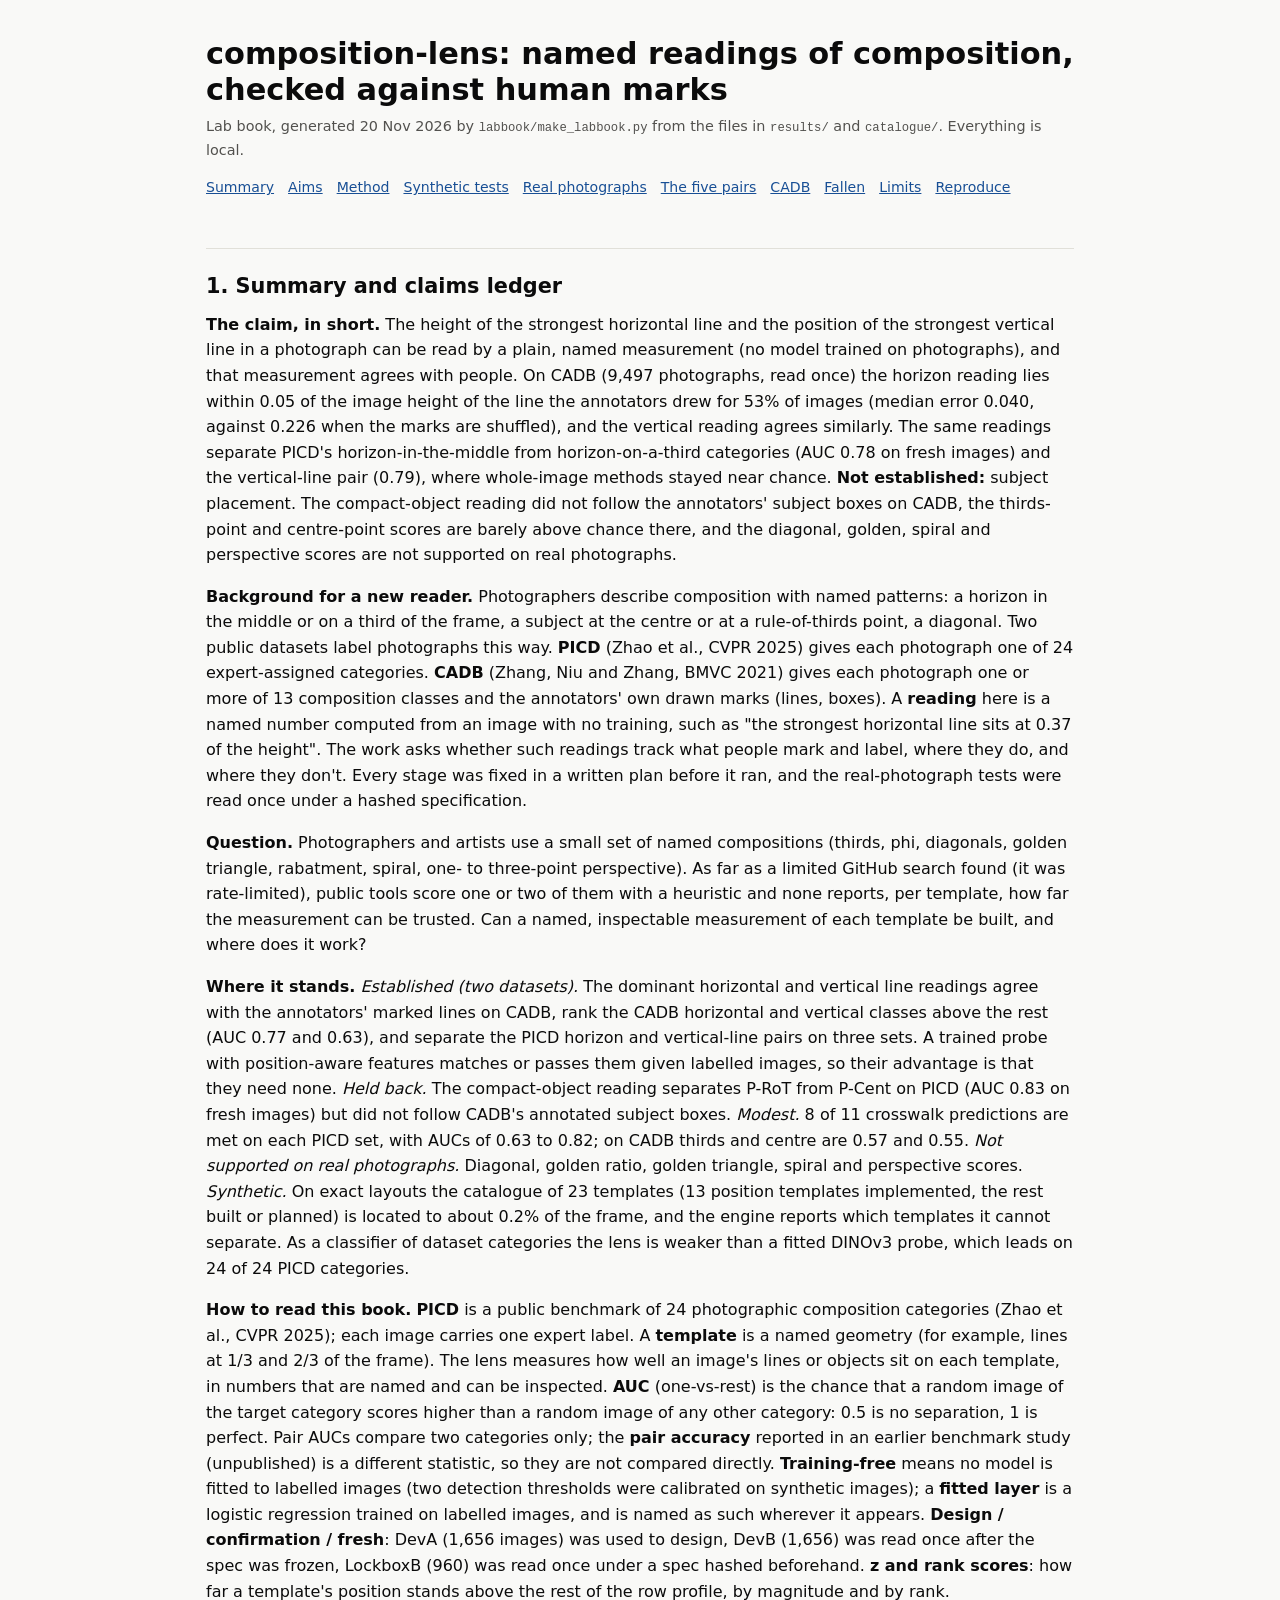
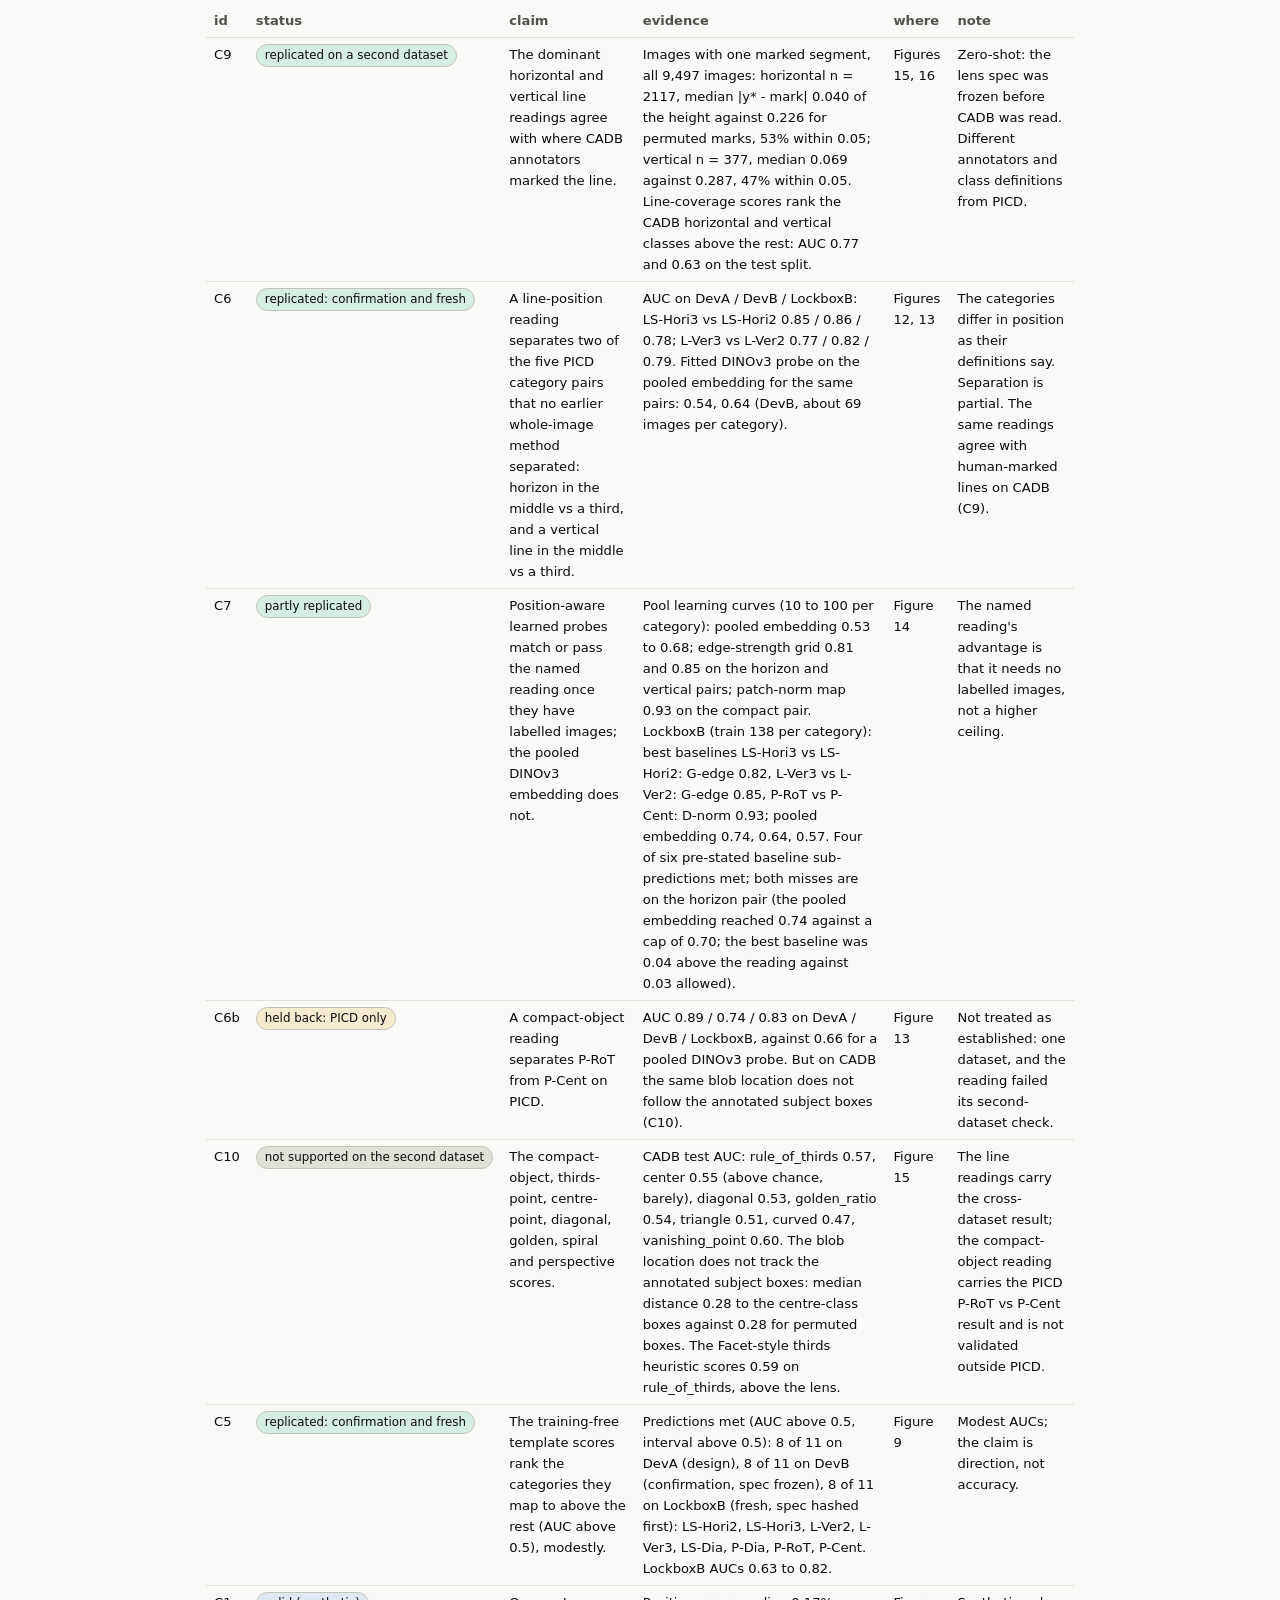
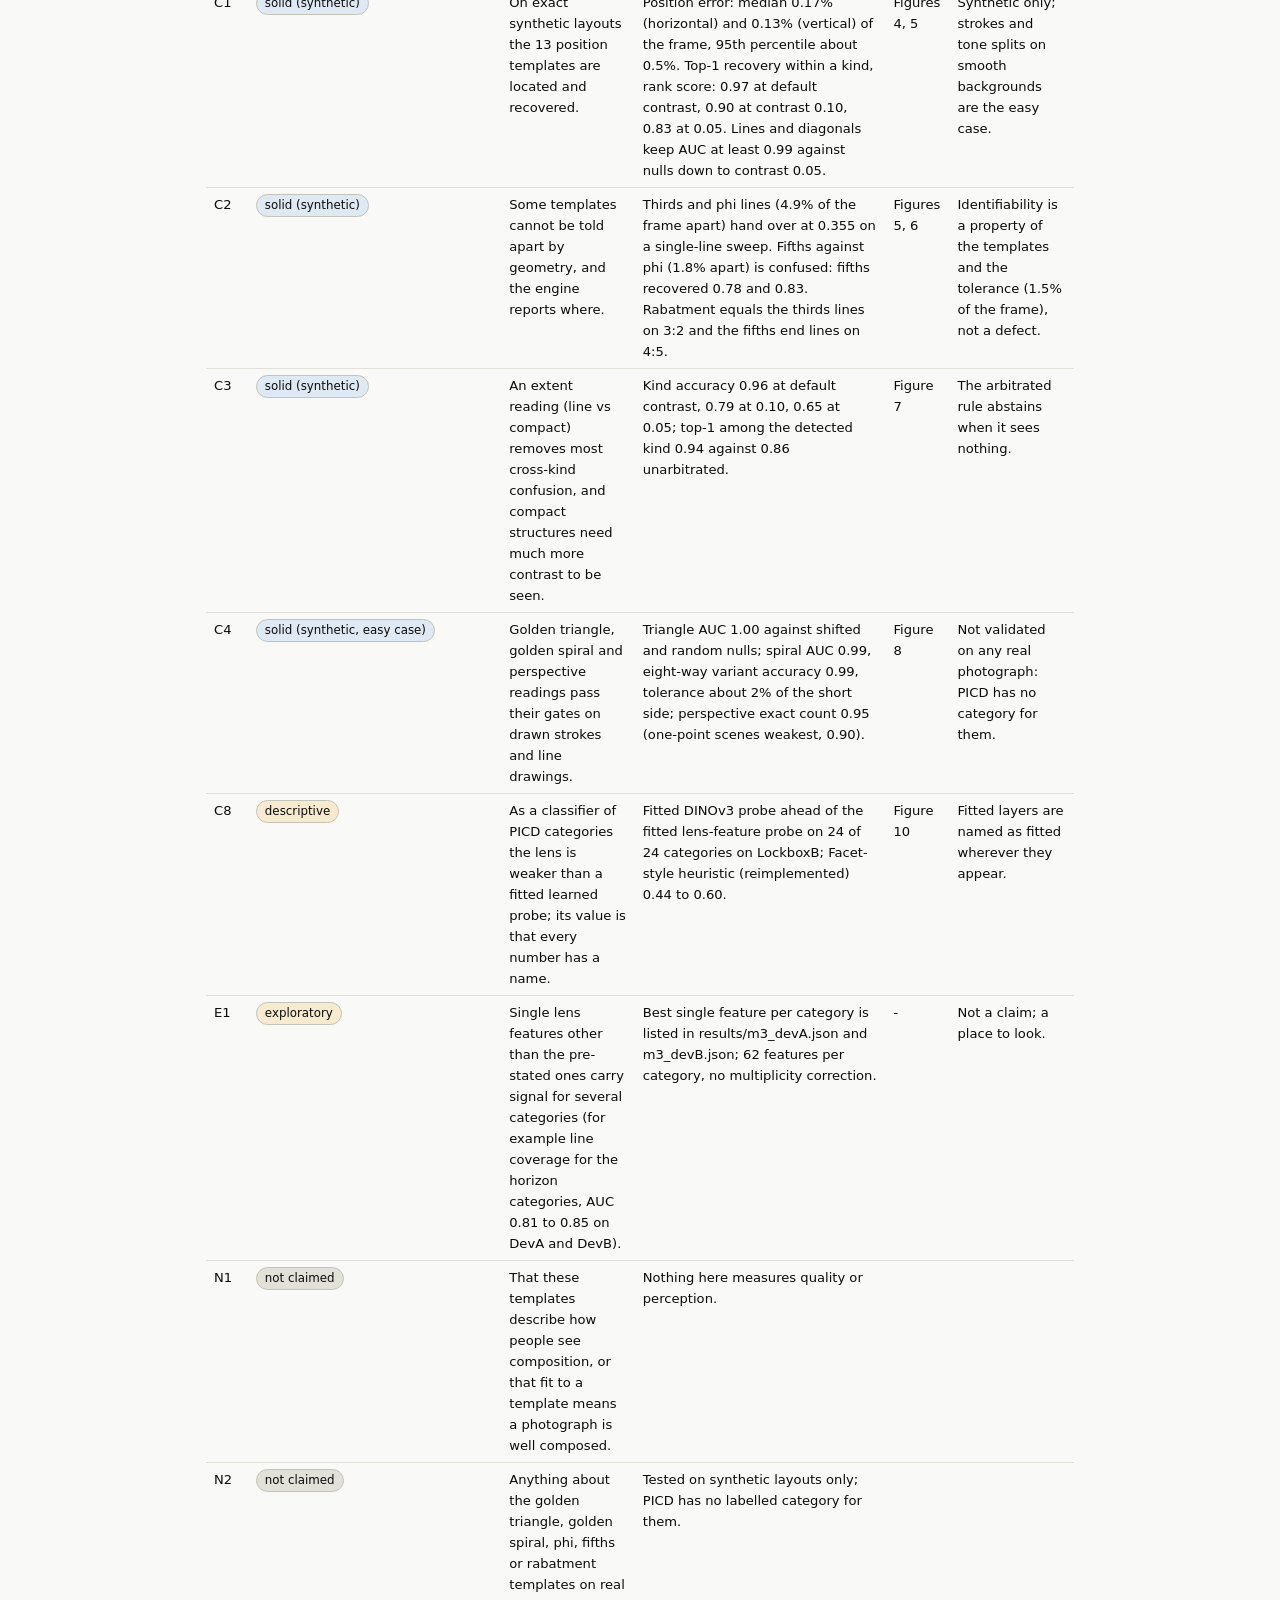
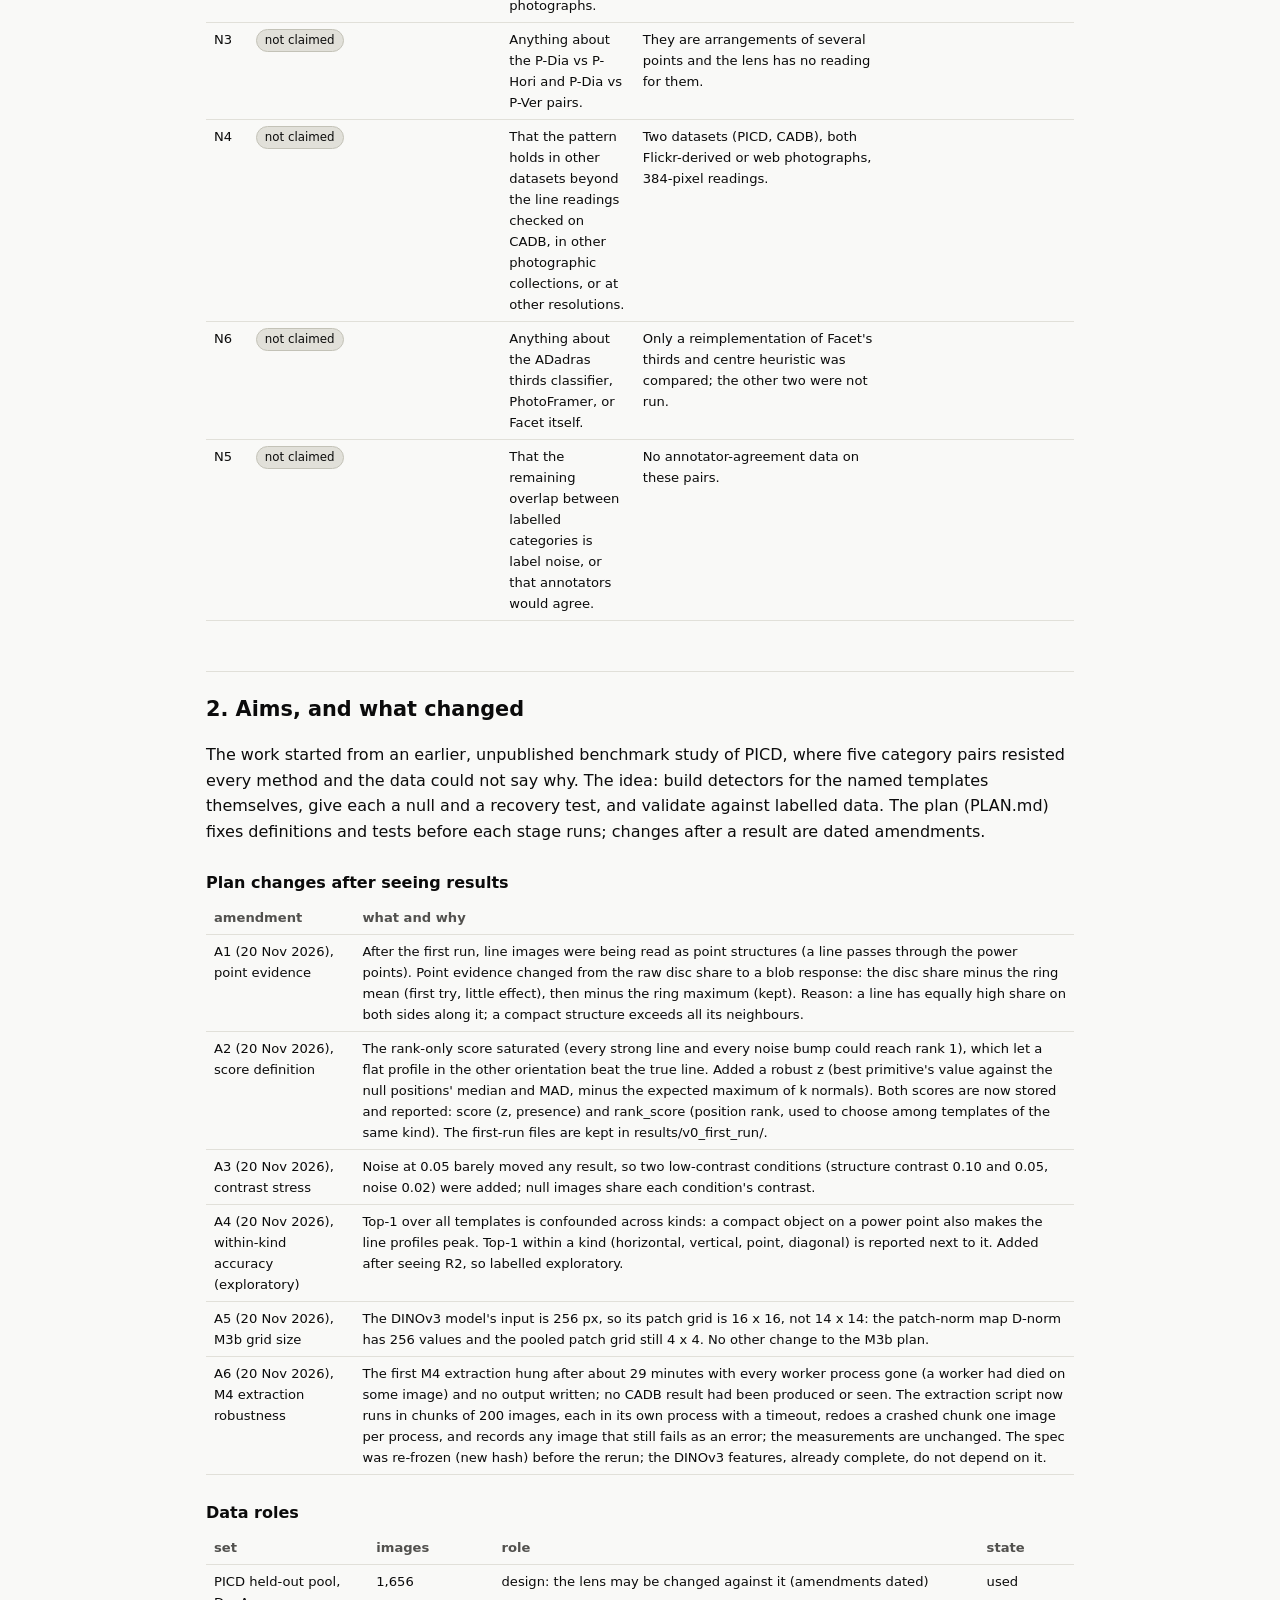
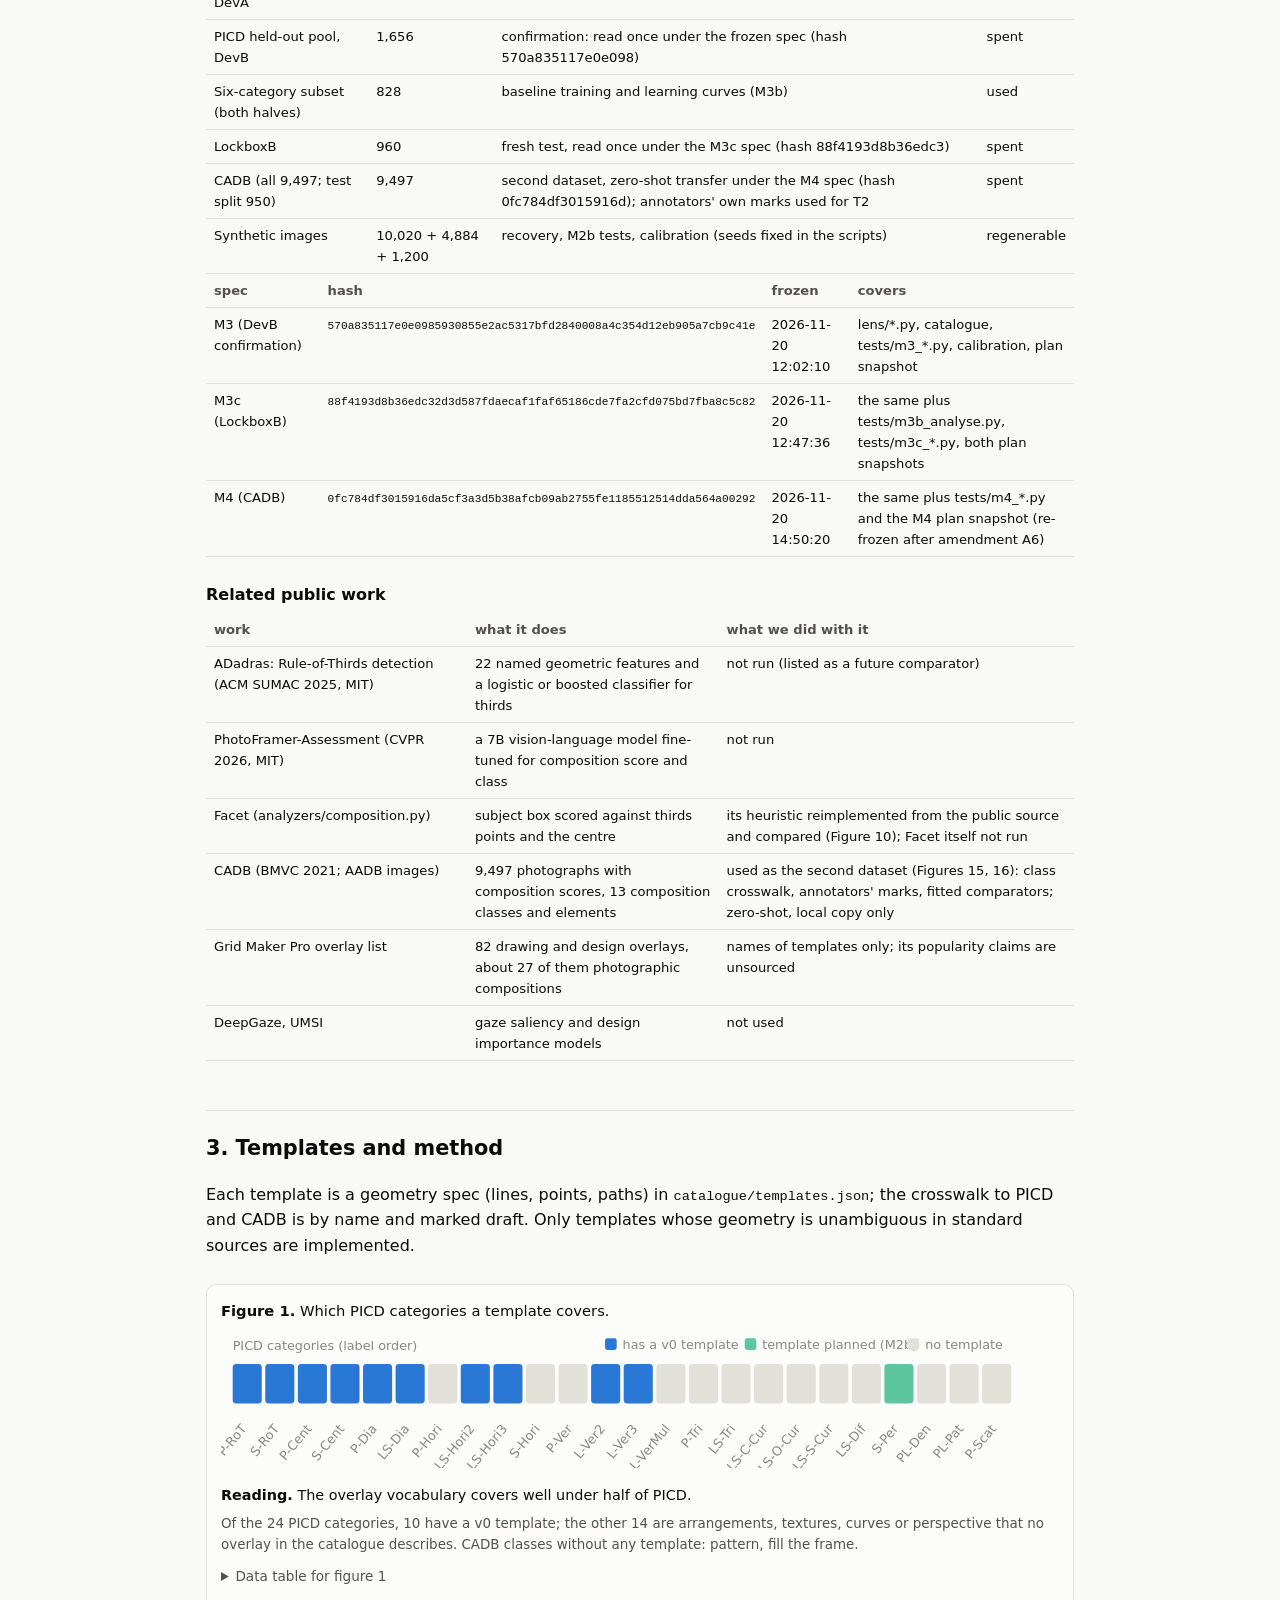
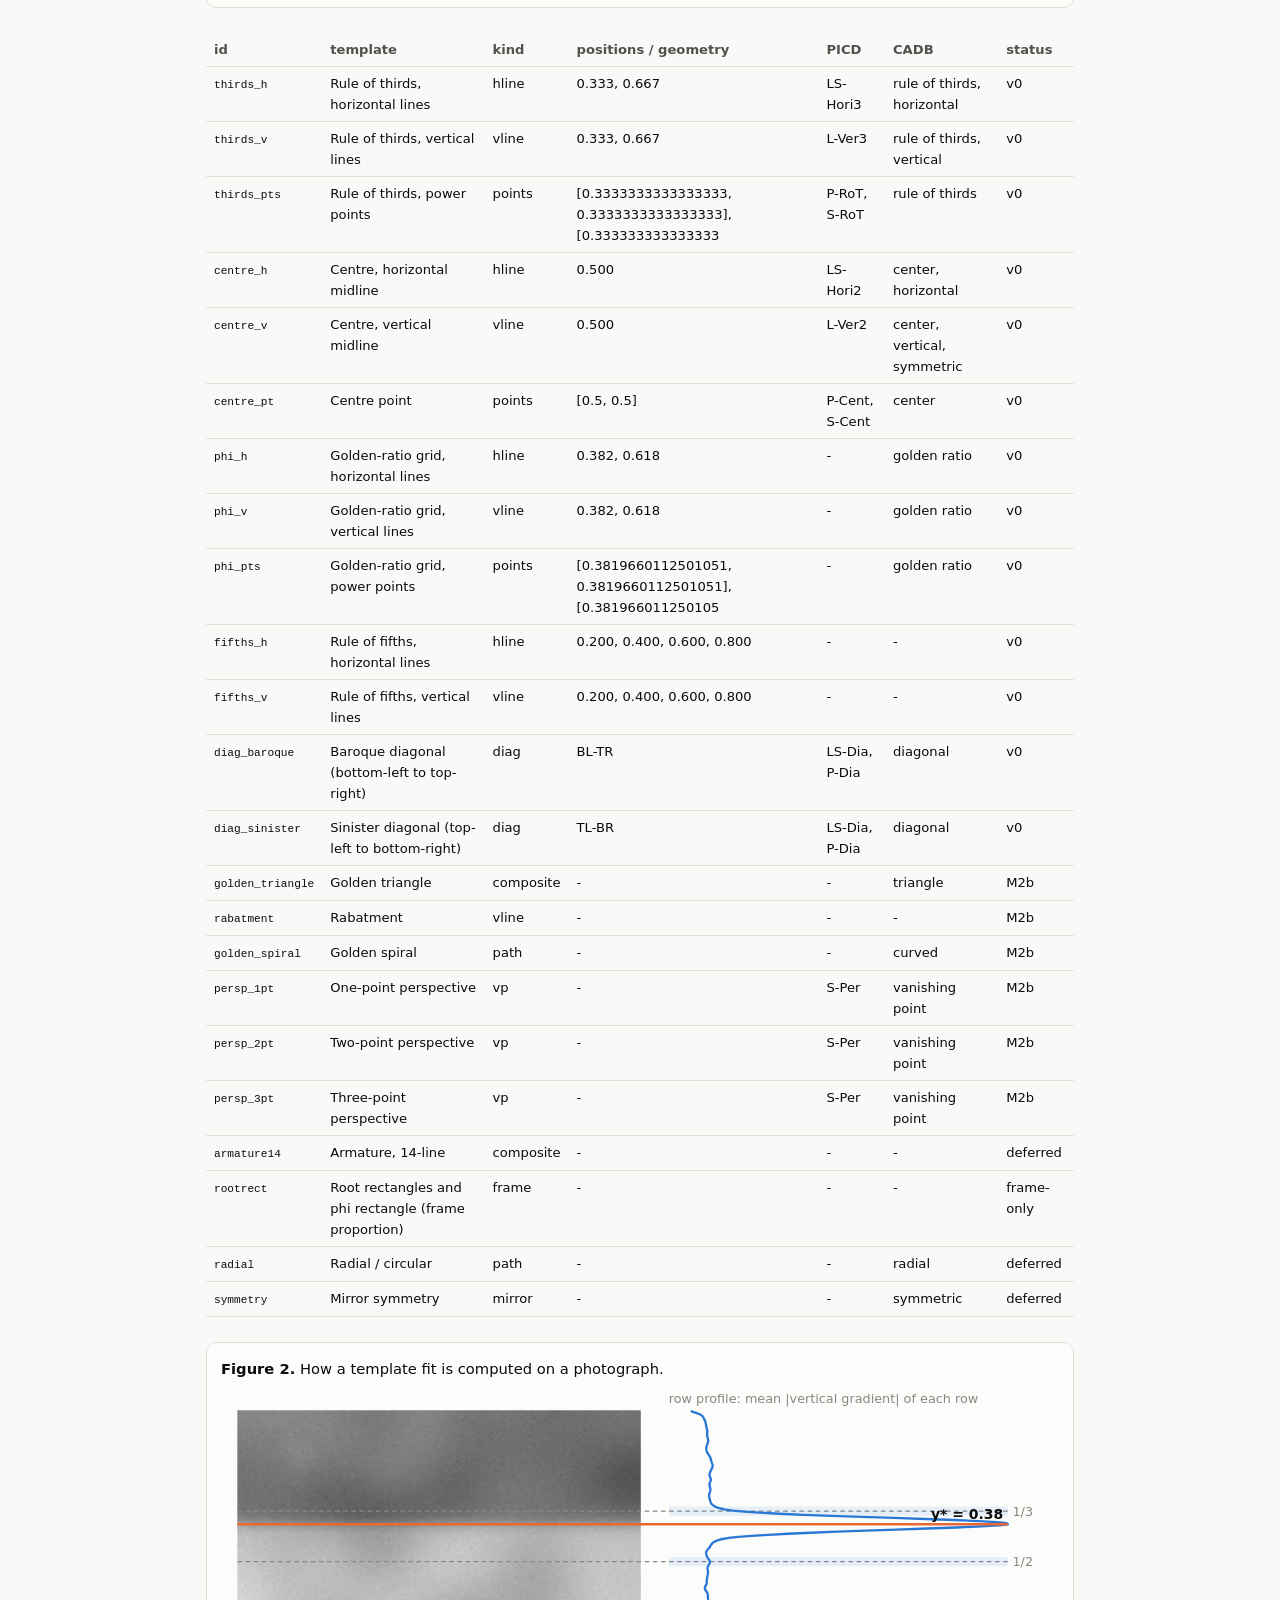
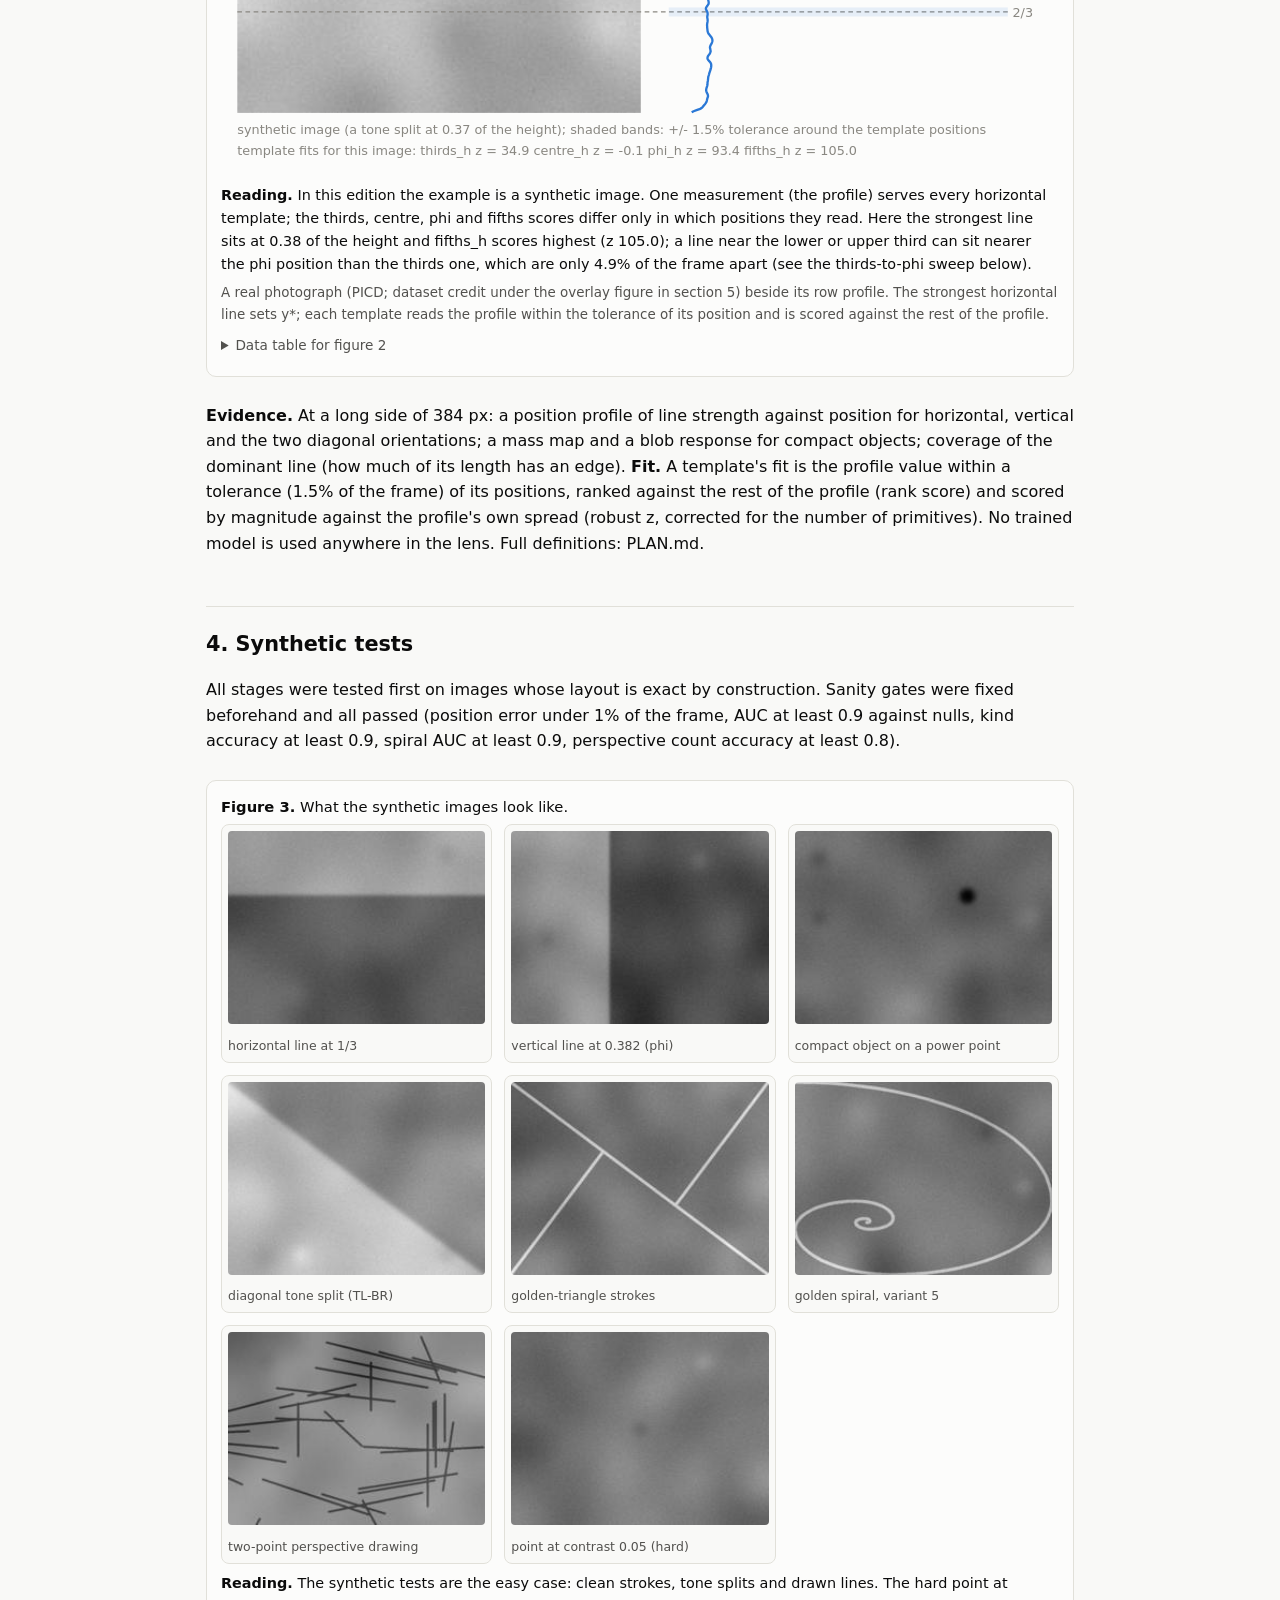
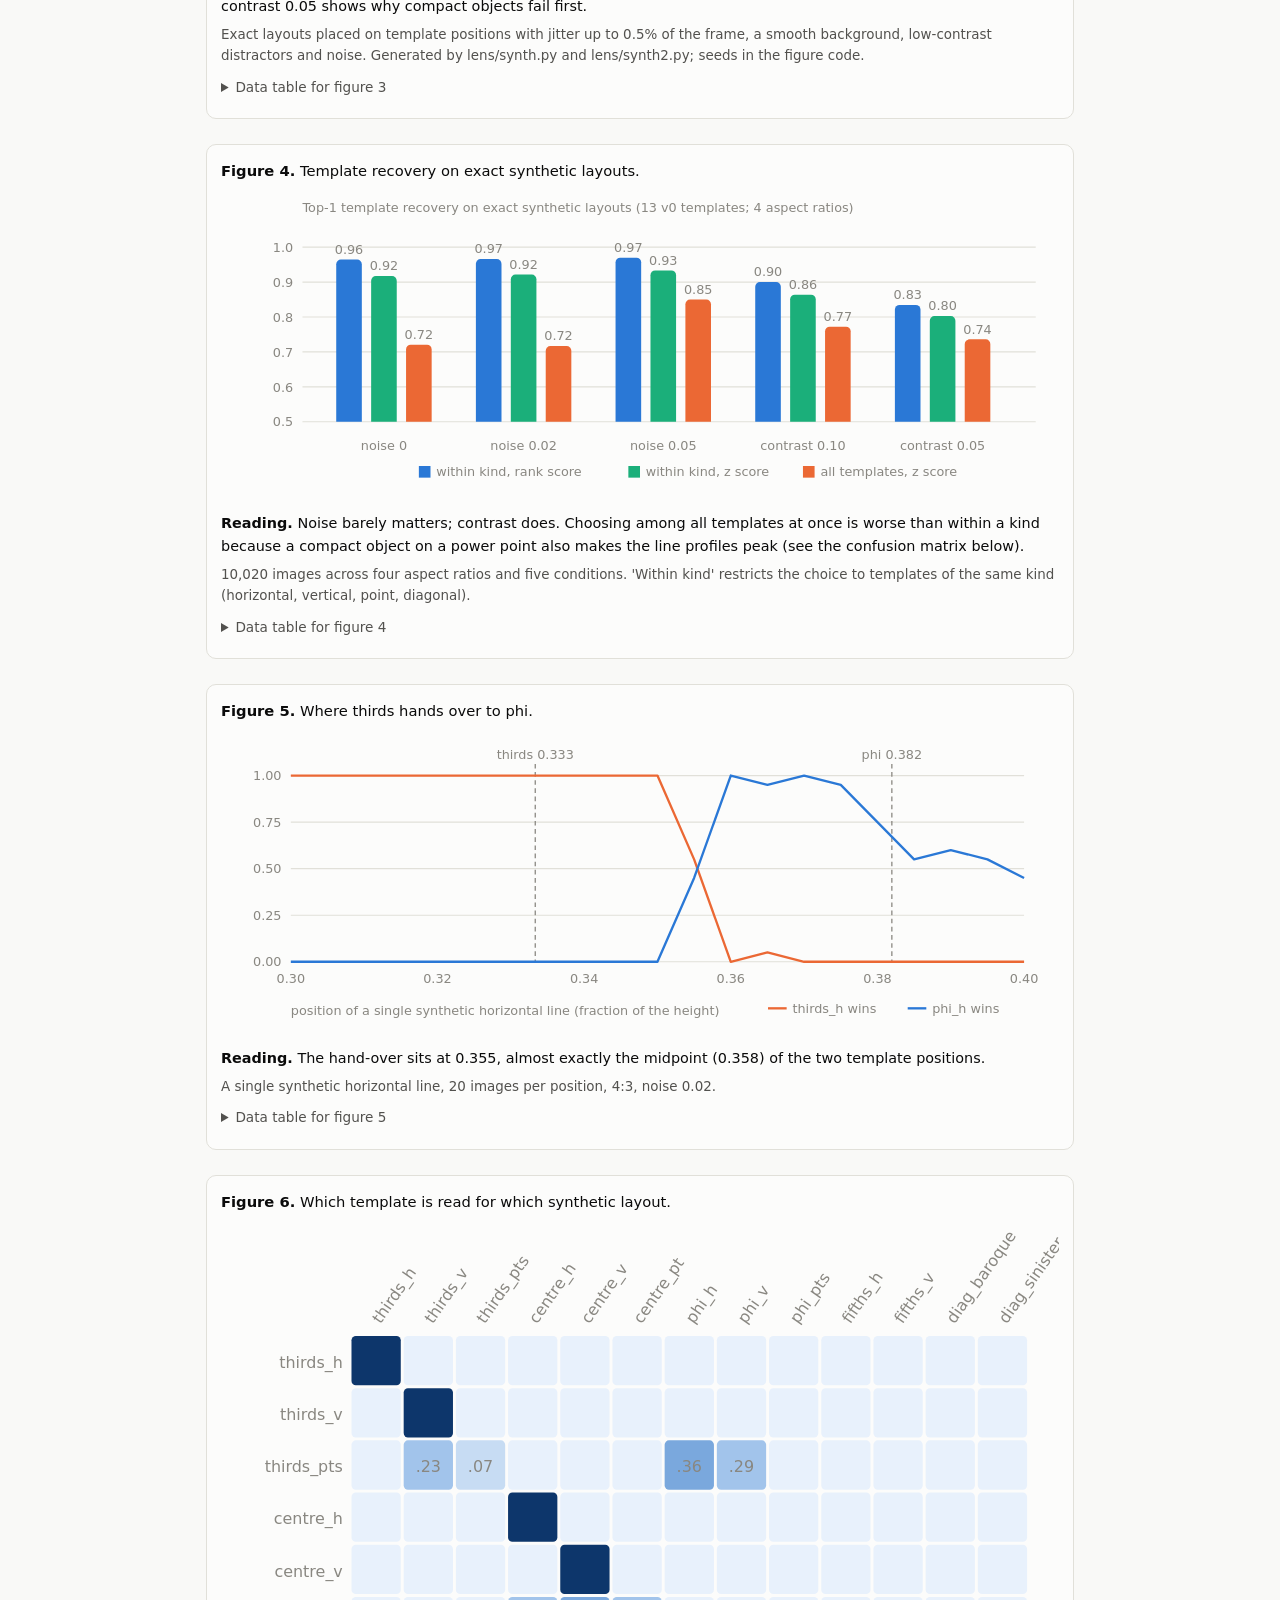
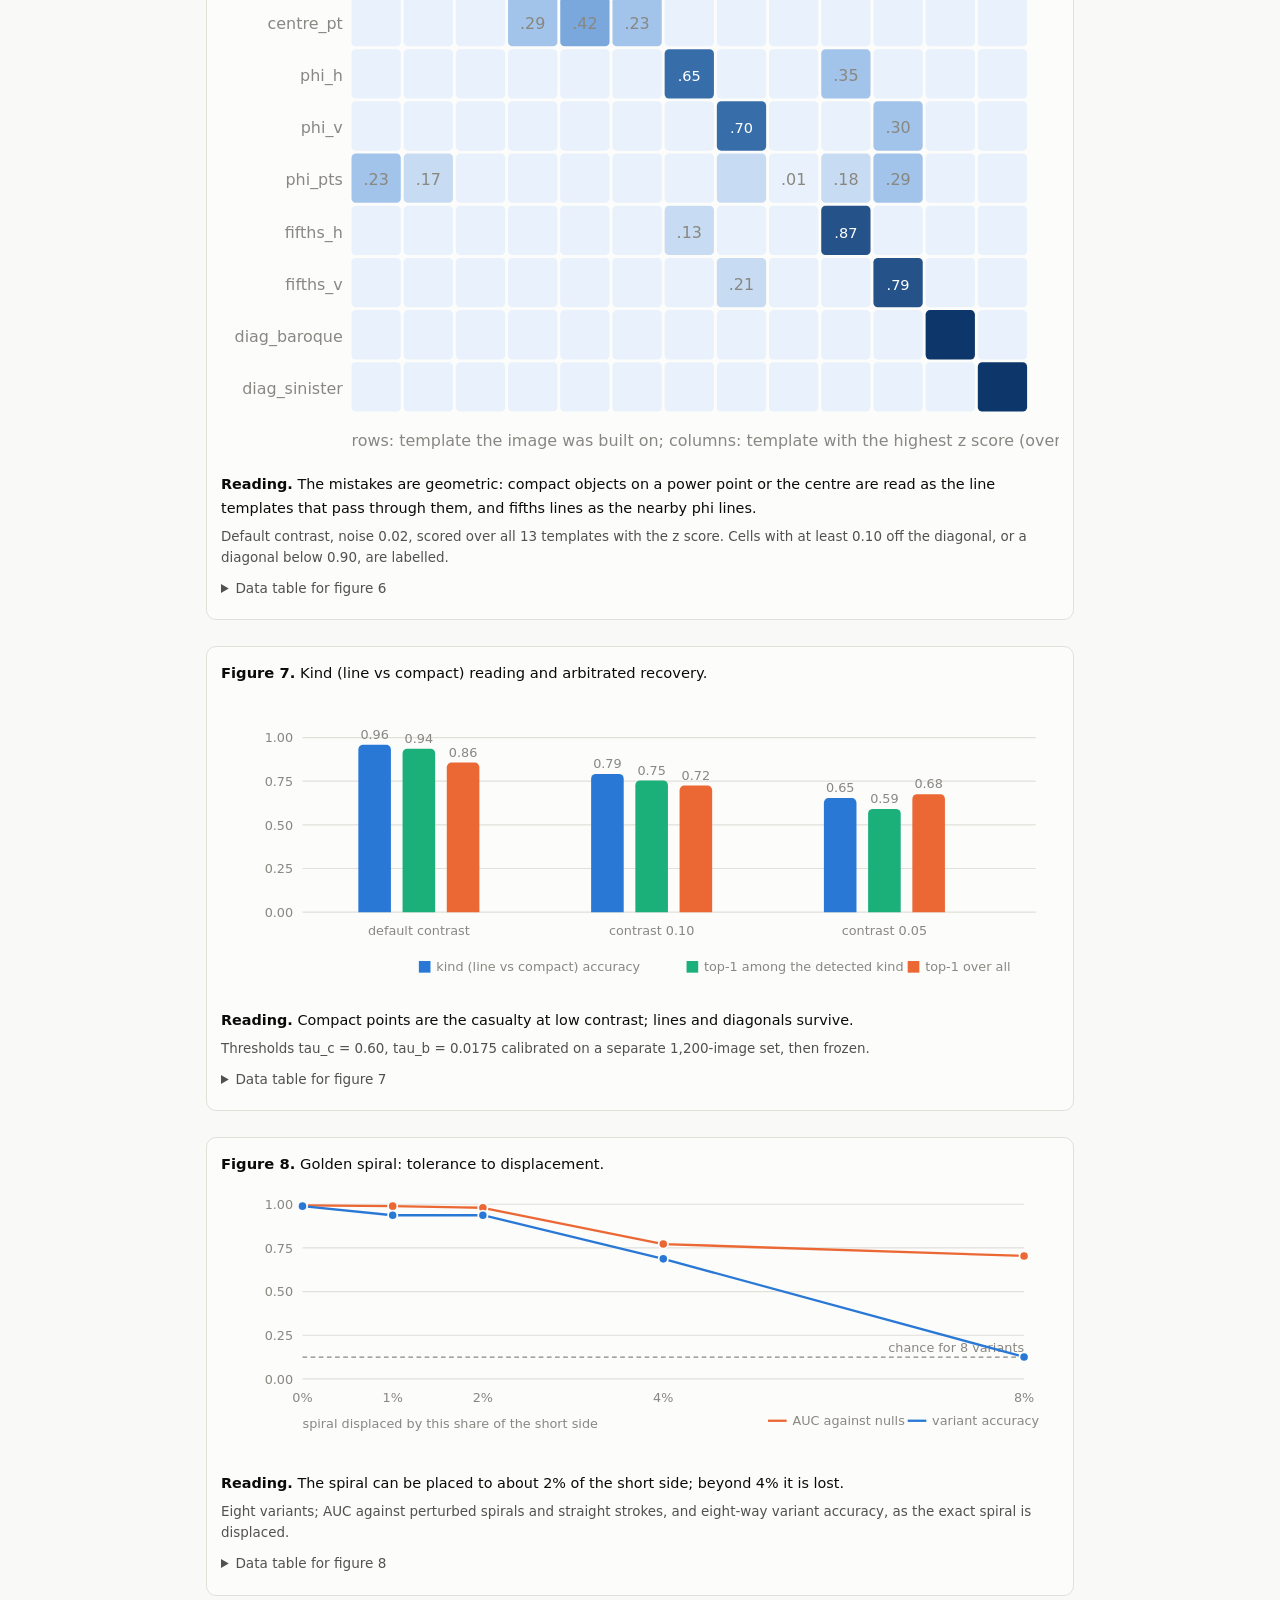
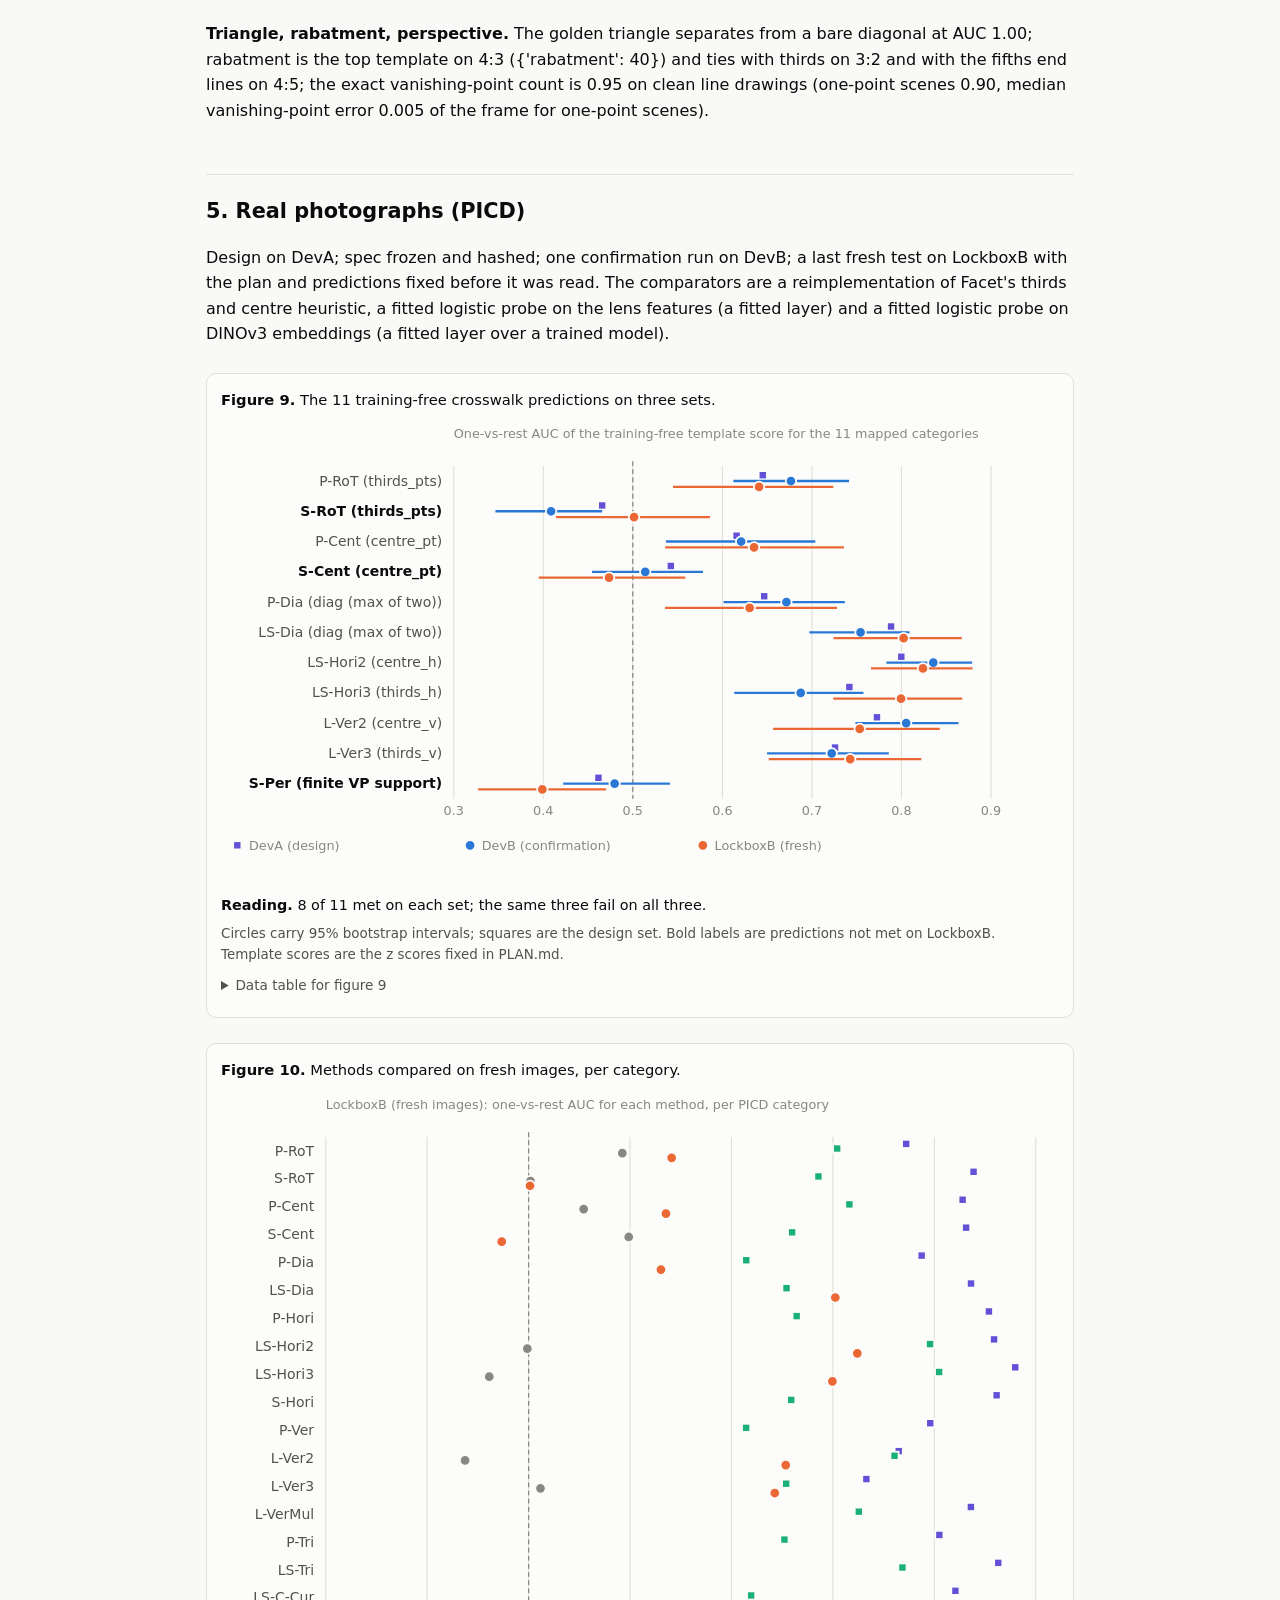
<file: note/labbook.html>
<!doctype html><html lang="en"><head><meta charset="utf-8"><meta name="viewport" content="width=device-width,initial-scale=1"><title>composition-lens lab book</title><style>:root{color-scheme:light;--bg:#f9f9f7;--surface:#fcfcfb;--ink:#0b0b0b;--ink2:#52514e;--muted:#898781;--grid:#e1e0d9;--axis:#c3c2b7;--s1:#2a78d6;--s2:#eb6834;--s3:#1baf7a;--s7:#6250d6;--ring:#eb6834;--link:#184f95;--h0:#e8f1fc;--h1:#c7dcf3;--h2:#a2c4eb;--h3:#7aa8dd;--h4:#548bc8;--h5:#376ea9;--h6:#245289;--h7:#0d366b}
@media (prefers-color-scheme: dark){:root:not([data-theme="light"]){color-scheme:dark;--bg:#0d0d0d;--surface:#1a1a19;--ink:#f0efec;--ink2:#c3c2b7;--muted:#898781;--grid:#2c2c2a;--axis:#383835;--s1:#3987e5;--s2:#d95926;--s3:#199e70;--s7:#9085e9;--ring:#ec835a;--link:#86b6ef;--h0:#262a30;--h1:#2f3a48;--h2:#3a4d66;--h3:#4a6a93;--h4:#5e86bb;--h5:#79a2d6;--h6:#8fb8e8;--h7:#9ec5f4}}
:root[data-theme="dark"]{color-scheme:dark;--bg:#0d0d0d;--surface:#1a1a19;--ink:#f0efec;--ink2:#c3c2b7;--muted:#898781;--grid:#2c2c2a;--axis:#383835;--s1:#3987e5;--s2:#d95926;--s3:#199e70;--s7:#9085e9;--ring:#ec835a;--link:#86b6ef;--h0:#262a30;--h1:#2f3a48;--h2:#3a4d66;--h3:#4a6a93;--h4:#5e86bb;--h5:#79a2d6;--h6:#8fb8e8;--h7:#9ec5f4}
*{box-sizing:border-box}body{margin:0;background:var(--bg);color:var(--ink);font:16px/1.6 system-ui,-apple-system,"Segoe UI",sans-serif}
main{max-width:900px;margin:0 auto;padding:36px 16px 80px}h1{font-size:1.9rem;line-height:1.2;margin:0 0 6px}h2{font-size:1.3rem;margin:2.4em 0 .4em;border-top:1px solid var(--grid);padding-top:1em}h3{font-size:1rem;margin:1.6em 0 .3em}
.sub{color:var(--ink2);font-size:.9rem;margin:0 0 1em}nav{display:flex;flex-wrap:wrap;gap:6px 14px;font-size:.88rem;margin:0 0 1.4em}a{color:var(--link)}code{font-size:.85em}pre{background:var(--surface);border:1px solid var(--grid);border-radius:8px;padding:12px;overflow-x:auto;font-size:.78rem;line-height:1.5}
figure{margin:1.6em 0;background:var(--surface);border:1px solid var(--grid);border-radius:10px;padding:14px 14px 10px}figcaption{font-size:.92rem;color:var(--ink);margin-bottom:6px}.cap{font-size:.84rem;color:var(--ink2);margin:6px 0 0}.read{font-size:.9rem;margin:8px 0 0}
.tw{overflow-x:auto}table{border-collapse:collapse;width:100%;font-size:.82rem}th,td{padding:6px 8px;border-bottom:1px solid var(--grid);text-align:left;vertical-align:top}th{color:var(--ink2);font-weight:600}details{margin:.6em 0}summary{cursor:pointer;color:var(--ink2);font-size:.85rem}.small{font-size:.84rem;color:var(--ink2)}
svg text{font-family:system-ui,-apple-system,"Segoe UI",sans-serif}.t{fill:var(--ink2);font-size:12px}.tb{fill:var(--ink);font-size:12px;font-weight:600}.ts{fill:var(--muted);font-size:11px}.tc{fill:#fff;font-size:10px}
.gl{stroke:var(--grid);stroke-width:1}.chance{stroke:var(--muted);stroke-width:1.1;stroke-dasharray:4 3}.s1{fill:var(--s1)}.s2{fill:var(--s2)}.s3{fill:var(--s3)}.s7{fill:var(--s7)}.sm{fill:var(--muted)}.dot{stroke:var(--surface);stroke-width:1.5}
.eb{stroke-width:2}.eb.s1{stroke:var(--s1);fill:none}.eb.s2{stroke:var(--s2);fill:none}.eb.s3{stroke:var(--s3);fill:none}.eb.s7{stroke:var(--s7);fill:none}.eb.sm{stroke:var(--muted);fill:none}
.ln{fill:none;stroke-width:2;stroke-linejoin:round}.ls1{stroke:var(--s1)}.ls2{stroke:var(--s2)}.ls3{stroke:var(--s3)}.ls7{stroke:var(--s7)}.lsm{stroke:var(--muted)}.lsk{stroke:var(--ink);stroke-width:2;stroke-dasharray:6 4}
.dd.ls1{fill:var(--s1)}.dd.ls2{fill:var(--s2)}.dd.ls3{fill:var(--s3)}.dd.ls7{fill:var(--s7)}.dd.lsm{fill:var(--muted)}.cv0{fill:var(--s1)}.cm{fill:var(--s3);opacity:.7}.cn{fill:var(--grid)}
.pill{display:inline-block;padding:1px 8px;border-radius:999px;font-size:.74rem;white-space:nowrap;border:1px solid var(--axis)}.pill.sol{background:rgba(42,120,214,.12)}.pill.rep{background:rgba(27,175,122,.16)}.pill.exp{background:rgba(237,161,0,.16)}.pill.not{background:var(--grid)}
.ovgrid{display:grid;grid-template-columns:repeat(auto-fill,minmax(250px,1fr));gap:12px}.ovcard{background:var(--bg);border:1px solid var(--grid);border-radius:8px;padding:6px}.ovcard svg{display:block;border-radius:4px}.ovt{font-size:.78rem;color:var(--ink2);margin-top:4px}.ids{color:var(--muted)}
.ovr{stroke:#fff;stroke-width:1.2;stroke-dasharray:5 4;opacity:.8}.ovl{stroke:#eb6834;stroke-width:2.4}.ovc{fill:none;stroke:#eb6834;stroke-width:2.4}
.band{fill:var(--s1);opacity:.10}.ovl2{stroke:#eb6834;stroke-width:2.2}
.fr2{fill:none;stroke:var(--axis);stroke-width:1.2}
</style></head><body><main><h1>composition-lens: named readings of composition, checked against human marks</h1>
<p class="sub">Lab book, generated 20 Nov 2026 by <code>labbook/make_labbook.py</code> from the files in <code>results/</code> and <code>catalogue/</code>. Everything is local.</p><nav><a href="#summary">Summary</a><a href="#aims">Aims</a><a href="#method">Method</a><a href="#synthetic">Synthetic tests</a><a href="#real">Real photographs</a><a href="#pairs">The five pairs</a><a href="#cadb">CADB</a><a href="#fallen">Fallen</a><a href="#limits">Limits</a><a href="#repro">Reproduce</a></nav>
<h2 id="summary">1. Summary and claims ledger</h2>
<div class="key"><b>The claim, in short.</b> The height of the strongest horizontal line and the position of the strongest vertical line in a photograph can be read by a plain, named measurement (no model trained on photographs), and that measurement agrees with people. On CADB (9,497 photographs, read once) the horizon reading lies within 0.05 of the image height of the line the annotators drew for 53% of images (median error 0.040, against 0.226 when the marks are shuffled), and the vertical reading agrees similarly. The same readings separate PICD's horizon-in-the-middle from horizon-on-a-third categories (AUC 0.78 on fresh images) and the vertical-line pair (0.79), where whole-image methods stayed near chance. <b>Not established:</b> subject placement. The compact-object reading did not follow the annotators' subject boxes on CADB, the thirds-point and centre-point scores are barely above chance there, and the diagonal, golden, spiral and perspective scores are not supported on real photographs.</div>
<p><b>Background for a new reader.</b> Photographers describe composition with named patterns: a horizon in the middle or on a third of the frame, a subject at the centre or at a rule-of-thirds point, a diagonal. Two public datasets label photographs this way. <b>PICD</b> (Zhao et al., CVPR 2025) gives each photograph one of 24 expert-assigned categories. <b>CADB</b> (Zhang, Niu and Zhang, BMVC 2021) gives each photograph one or more of 13 composition classes and the annotators' own drawn marks (lines, boxes). A <b>reading</b> here is a named number computed from an image with no training, such as "the strongest horizontal line sits at 0.37 of the height". The work asks whether such readings track what people mark and label, where they do, and where they don't. Every stage was fixed in a written plan before it ran, and the real-photograph tests were read once under a hashed specification.</p>
<p><b>Question.</b> Photographers and artists use a small set of named compositions (thirds, phi, diagonals, golden triangle, rabatment, spiral, one- to three-point perspective). As far as a limited GitHub search found (it was rate-limited), public tools score one or two of them with a heuristic and none reports, per template, how far the measurement can be trusted. Can a named, inspectable measurement of each template be built, and where does it work?</p>
<p><b>Where it stands.</b> <i>Established (two datasets).</i> The dominant horizontal and vertical line readings agree with the annotators' marked lines on CADB, rank the CADB horizontal and vertical classes above the rest (AUC 0.77 and 0.63), and separate the PICD horizon and vertical-line pairs on three sets. A trained probe with position-aware features matches or passes them given labelled images, so their advantage is that they need none. <i>Held back.</i> The compact-object reading separates P-RoT from P-Cent on PICD (AUC 0.83 on fresh images) but did not follow CADB's annotated subject boxes. <i>Modest.</i> 8 of 11 crosswalk predictions are met on each PICD set, with AUCs of 0.63 to 0.82; on CADB thirds and centre are 0.57 and 0.55. <i>Not supported on real photographs.</i> Diagonal, golden ratio, golden triangle, spiral and perspective scores. <i>Synthetic.</i> On exact layouts the catalogue of 23 templates (13 position templates implemented, the rest built or planned) is located to about 0.2% of the frame, and the engine reports which templates it cannot separate. As a classifier of dataset categories the lens is weaker than a fitted DINOv3 probe, which leads on 24 of 24 PICD categories.</p>
<div class="key"><b>How to read this book.</b> <b>PICD</b> is a public benchmark of 24 photographic composition categories (Zhao et al., CVPR 2025); each image carries one expert label. A <b>template</b> is a named geometry (for example, lines at 1/3 and 2/3 of the frame). The lens measures how well an image's lines or objects sit on each template, in numbers that are named and can be inspected. <b>AUC</b> (one-vs-rest) is the chance that a random image of the target category scores higher than a random image of any other category: 0.5 is no separation, 1 is perfect. Pair AUCs compare two categories only; the <b>pair accuracy</b> reported in an earlier benchmark study (unpublished) is a different statistic, so they are not compared directly. <b>Training-free</b> means no model is fitted to labelled images (two detection thresholds were calibrated on synthetic images); a <b>fitted layer</b> is a logistic regression trained on labelled images, and is named as such wherever it appears. <b>Design / confirmation / fresh</b>: DevA (1,656 images) was used to design, DevB (1,656) was read once after the spec was frozen, LockboxB (960) was read once under a spec hashed beforehand. <b>z and rank scores</b>: how far a template's position stands above the rest of the row profile, by magnitude and by rank.</div><div class="tw"><table class=""><thead><tr><th>id</th><th>status</th><th>claim</th><th>evidence</th><th>where</th><th>note</th></tr></thead><tbody><tr><td>C9</td><td><span class="pill rep">replicated on a second dataset</span></td><td>The dominant horizontal and vertical line readings agree with where CADB annotators marked the line.</td><td>Images with one marked segment, all 9,497 images: horizontal n = 2117, median |y* - mark| 0.040 of the height against 0.226 for permuted marks, 53% within 0.05; vertical n = 377, median 0.069 against 0.287, 47% within 0.05. Line-coverage scores rank the CADB horizontal and vertical classes above the rest: AUC 0.77 and 0.63 on the test split.</td><td>Figures 15, 16</td><td>Zero-shot: the lens spec was frozen before CADB was read. Different annotators and class definitions from PICD.</td></tr><tr><td>C6</td><td><span class="pill rep">replicated: confirmation and fresh</span></td><td>A line-position reading separates two of the five PICD category pairs that no earlier whole-image method separated: horizon in the middle vs a third, and a vertical line in the middle vs a third.</td><td>AUC on DevA / DevB / LockboxB: LS-Hori3 vs LS-Hori2 0.85 / 0.86 / 0.78; L-Ver3 vs L-Ver2 0.77 / 0.82 / 0.79. Fitted DINOv3 probe on the pooled embedding for the same pairs: 0.54, 0.64 (DevB, about 69 images per category).</td><td>Figures 12, 13</td><td>The categories differ in position as their definitions say. Separation is partial. The same readings agree with human-marked lines on CADB (C9).</td></tr><tr><td>C7</td><td><span class="pill rep">partly replicated</span></td><td>Position-aware learned probes match or pass the named reading once they have labelled images; the pooled DINOv3 embedding does not.</td><td>Pool learning curves (10 to 100 per category): pooled embedding 0.53 to 0.68; edge-strength grid 0.81 and 0.85 on the horizon and vertical pairs; patch-norm map 0.93 on the compact pair. LockboxB (train 138 per category): best baselines LS-Hori3 vs LS-Hori2: G-edge 0.82, L-Ver3 vs L-Ver2: G-edge 0.85, P-RoT vs P-Cent: D-norm 0.93; pooled embedding 0.74, 0.64, 0.57. Four of six pre-stated baseline sub-predictions met; both misses are on the horizon pair (the pooled embedding reached 0.74 against a cap of 0.70; the best baseline was 0.04 above the reading against 0.03 allowed).</td><td>Figure 14</td><td>The named reading&#x27;s advantage is that it needs no labelled images, not a higher ceiling.</td></tr><tr><td>C6b</td><td><span class="pill exp">held back: PICD only</span></td><td>A compact-object reading separates P-RoT from P-Cent on PICD.</td><td>AUC 0.89 / 0.74 / 0.83 on DevA / DevB / LockboxB, against 0.66 for a pooled DINOv3 probe. But on CADB the same blob location does not follow the annotated subject boxes (C10).</td><td>Figure 13</td><td>Not treated as established: one dataset, and the reading failed its second-dataset check.</td></tr><tr><td>C10</td><td><span class="pill not">not supported on the second dataset</span></td><td>The compact-object, thirds-point, centre-point, diagonal, golden, spiral and perspective scores.</td><td>CADB test AUC: rule_of_thirds 0.57, center 0.55 (above chance, barely), diagonal 0.53, golden_ratio 0.54, triangle 0.51, curved 0.47, vanishing_point 0.60. The blob location does not track the annotated subject boxes: median distance 0.28 to the centre-class boxes against 0.28 for permuted boxes. The Facet-style thirds heuristic scores 0.59 on rule_of_thirds, above the lens.</td><td>Figure 15</td><td>The line readings carry the cross-dataset result; the compact-object reading carries the PICD P-RoT vs P-Cent result and is not validated outside PICD.</td></tr><tr><td>C5</td><td><span class="pill rep">replicated: confirmation and fresh</span></td><td>The training-free template scores rank the categories they map to above the rest (AUC above 0.5), modestly.</td><td>Predictions met (AUC above 0.5, interval above 0.5): 8 of 11 on DevA (design), 8 of 11 on DevB (confirmation, spec frozen), 8 of 11 on LockboxB (fresh, spec hashed first): LS-Hori2, LS-Hori3, L-Ver2, L-Ver3, LS-Dia, P-Dia, P-RoT, P-Cent. LockboxB AUCs 0.63 to 0.82.</td><td>Figure 9</td><td>Modest AUCs; the claim is direction, not accuracy.</td></tr><tr><td>C1</td><td><span class="pill sol">solid (synthetic)</span></td><td>On exact synthetic layouts the 13 position templates are located and recovered.</td><td>Position error: median 0.17% (horizontal) and 0.13% (vertical) of the frame, 95th percentile about 0.5%. Top-1 recovery within a kind, rank score: 0.97 at default contrast, 0.90 at contrast 0.10, 0.83 at 0.05. Lines and diagonals keep AUC at least 0.99 against nulls down to contrast 0.05.</td><td>Figures 4, 5</td><td>Synthetic only; strokes and tone splits on smooth backgrounds are the easy case.</td></tr><tr><td>C2</td><td><span class="pill sol">solid (synthetic)</span></td><td>Some templates cannot be told apart by geometry, and the engine reports where.</td><td>Thirds and phi lines (4.9% of the frame apart) hand over at 0.355 on a single-line sweep. Fifths against phi (1.8% apart) is confused: fifths recovered 0.78 and 0.83. Rabatment equals the thirds lines on 3:2 and the fifths end lines on 4:5.</td><td>Figures 5, 6</td><td>Identifiability is a property of the templates and the tolerance (1.5% of the frame), not a defect.</td></tr><tr><td>C3</td><td><span class="pill sol">solid (synthetic)</span></td><td>An extent reading (line vs compact) removes most cross-kind confusion, and compact structures need much more contrast to be seen.</td><td>Kind accuracy 0.96 at default contrast, 0.79 at 0.10, 0.65 at 0.05; top-1 among the detected kind 0.94 against 0.86 unarbitrated.</td><td>Figure 7</td><td>The arbitrated rule abstains when it sees nothing.</td></tr><tr><td>C4</td><td><span class="pill sol">solid (synthetic, easy case)</span></td><td>Golden triangle, golden spiral and perspective readings pass their gates on drawn strokes and line drawings.</td><td>Triangle AUC 1.00 against shifted and random nulls; spiral AUC 0.99, eight-way variant accuracy 0.99, tolerance about 2% of the short side; perspective exact count 0.95 (one-point scenes weakest, 0.90).</td><td>Figure 8</td><td>Not validated on any real photograph: PICD has no category for them.</td></tr><tr><td>C8</td><td><span class="pill exp">descriptive</span></td><td>As a classifier of PICD categories the lens is weaker than a fitted learned probe; its value is that every number has a name.</td><td>Fitted DINOv3 probe ahead of the fitted lens-feature probe on 24 of 24 categories on LockboxB; Facet-style heuristic (reimplemented) 0.44 to 0.60.</td><td>Figure 10</td><td>Fitted layers are named as fitted wherever they appear.</td></tr><tr><td>E1</td><td><span class="pill exp">exploratory</span></td><td>Single lens features other than the pre-stated ones carry signal for several categories (for example line coverage for the horizon categories, AUC 0.81 to 0.85 on DevA and DevB).</td><td>Best single feature per category is listed in results/m3_devA.json and m3_devB.json; 62 features per category, no multiplicity correction.</td><td>-</td><td>Not a claim; a place to look.</td></tr><tr><td>N1</td><td><span class="pill not">not claimed</span></td><td>That these templates describe how people see composition, or that fit to a template means a photograph is well composed.</td><td>Nothing here measures quality or perception.</td><td></td><td></td></tr><tr><td>N2</td><td><span class="pill not">not claimed</span></td><td>Anything about the golden triangle, golden spiral, phi, fifths or rabatment templates on real photographs.</td><td>Tested on synthetic layouts only; PICD has no labelled category for them.</td><td></td><td></td></tr><tr><td>N3</td><td><span class="pill not">not claimed</span></td><td>Anything about the P-Dia vs P-Hori and P-Dia vs P-Ver pairs.</td><td>They are arrangements of several points and the lens has no reading for them.</td><td></td><td></td></tr><tr><td>N4</td><td><span class="pill not">not claimed</span></td><td>That the pattern holds in other datasets beyond the line readings checked on CADB, in other photographic collections, or at other resolutions.</td><td>Two datasets (PICD, CADB), both Flickr-derived or web photographs, 384-pixel readings.</td><td></td><td></td></tr><tr><td>N6</td><td><span class="pill not">not claimed</span></td><td>Anything about the ADadras thirds classifier, PhotoFramer, or Facet itself.</td><td>Only a reimplementation of Facet&#x27;s thirds and centre heuristic was compared; the other two were not run.</td><td></td><td></td></tr><tr><td>N5</td><td><span class="pill not">not claimed</span></td><td>That the remaining overlap between labelled categories is label noise, or that annotators would agree.</td><td>No annotator-agreement data on these pairs.</td><td></td><td></td></tr></tbody></table></div>
<h2 id="aims">2. Aims, and what changed</h2>
<p>The work started from an earlier, unpublished benchmark study of PICD, where five category pairs resisted every method and the data could not say why. The idea: build detectors for the named templates themselves, give each a null and a recovery test, and validate against labelled data. The plan (PLAN.md) fixes definitions and tests before each stage runs; changes after a result are dated amendments.</p>
<h3>Plan changes after seeing results</h3><div class="tw"><table class=""><thead><tr><th>amendment</th><th>what and why</th></tr></thead><tbody><tr><td>A1 (20 Nov 2026), point evidence</td><td>After the first run, line images were being read as point structures (a line passes through the power points). Point evidence changed from the raw disc share to a blob response: the disc share minus the ring mean (first try, little effect), then minus the ring maximum (kept). Reason: a line has equally high share on both sides along it; a compact structure exceeds all its neighbours.</td></tr><tr><td>A2 (20 Nov 2026), score definition</td><td>The rank-only score saturated (every strong line and every noise bump could reach rank 1), which let a flat profile in the other orientation beat the true line. Added a robust z (best primitive&#x27;s value against the null positions&#x27; median and MAD, minus the expected maximum of k normals). Both scores are now stored and reported: score (z, presence) and rank_score (position rank, used to choose among templates of the same kind). The first-run files are kept in results/v0_first_run/.</td></tr><tr><td>A3 (20 Nov 2026), contrast stress</td><td>Noise at 0.05 barely moved any result, so two low-contrast conditions (structure contrast 0.10 and 0.05, noise 0.02) were added; null images share each condition&#x27;s contrast.</td></tr><tr><td>A4 (20 Nov 2026), within-kind accuracy (exploratory)</td><td>Top-1 over all templates is confounded across kinds: a compact object on a power point also makes the line profiles peak. Top-1 within a kind (horizontal, vertical, point, diagonal) is reported next to it. Added after seeing R2, so labelled exploratory.</td></tr><tr><td>A5 (20 Nov 2026), M3b grid size</td><td>The DINOv3 model&#x27;s input is 256 px, so its patch grid is 16 x 16, not 14 x 14: the patch-norm map D-norm has 256 values and the pooled patch grid still 4 x 4. No other change to the M3b plan.</td></tr><tr><td>A6 (20 Nov 2026), M4 extraction robustness</td><td>The first M4 extraction hung after about 29 minutes with every worker process gone (a worker had died on some image) and no output written; no CADB result had been produced or seen. The extraction script now runs in chunks of 200 images, each in its own process with a timeout, redoes a crashed chunk one image per process, and records any image that still fails as an error; the measurements are unchanged. The spec was re-frozen (new hash) before the rerun; the DINOv3 features, already complete, do not depend on it.</td></tr></tbody></table></div>
<h3>Data roles</h3><div class="tw"><table class=""><thead><tr><th>set</th><th>images</th><th>role</th><th>state</th></tr></thead><tbody><tr><td>PICD held-out pool, DevA</td><td>1,656</td><td>design: the lens may be changed against it (amendments dated)</td><td>used</td></tr><tr><td>PICD held-out pool, DevB</td><td>1,656</td><td>confirmation: read once under the frozen spec (hash 570a835117e0e098)</td><td>spent</td></tr><tr><td>Six-category subset (both halves)</td><td>828</td><td>baseline training and learning curves (M3b)</td><td>used</td></tr><tr><td>LockboxB</td><td>960</td><td>fresh test, read once under the M3c spec (hash 88f4193d8b36edc3)</td><td>spent</td></tr><tr><td>CADB (all 9,497; test split 950)</td><td>9,497</td><td>second dataset, zero-shot transfer under the M4 spec (hash 0fc784df3015916d); annotators' own marks used for T2</td><td>spent</td></tr><tr><td>Synthetic images</td><td>10,020 + 4,884 + 1,200</td><td>recovery, M2b tests, calibration (seeds fixed in the scripts)</td><td>regenerable</td></tr></tbody></table></div><div class="tw"><table class=""><thead><tr><th>spec</th><th>hash</th><th>frozen</th><th>covers</th></tr></thead><tbody><tr><td>M3 (DevB confirmation)</td><td><code>570a835117e0e0985930855e2ac5317bfd2840008a4c354d12eb905a7cb9c41e</code></td><td>2026-11-20 12:02:10</td><td>lens/*.py, catalogue, tests/m3_*.py, calibration, plan snapshot</td></tr><tr><td>M3c (LockboxB)</td><td><code>88f4193d8b36edc32d3d587fdaecaf1faf65186cde7fa2cfd075bd7fba8c5c82</code></td><td>2026-11-20 12:47:36</td><td>the same plus tests/m3b_analyse.py, tests/m3c_*.py, both plan snapshots</td></tr><tr><td>M4 (CADB)</td><td><code>0fc784df3015916da5cf3a3d5b38afcb09ab2755fe1185512514dda564a00292</code></td><td>2026-11-20 14:50:20</td><td>the same plus tests/m4_*.py and the M4 plan snapshot (re-frozen after amendment A6)</td></tr></tbody></table></div><h3>Related public work</h3><div class="tw"><table class=""><thead><tr><th>work</th><th>what it does</th><th>what we did with it</th></tr></thead><tbody><tr><td>ADadras: Rule-of-Thirds detection (ACM SUMAC 2025, MIT)</td><td>22 named geometric features and a logistic or boosted classifier for thirds</td><td>not run (listed as a future comparator)</td></tr><tr><td>PhotoFramer-Assessment (CVPR 2026, MIT)</td><td>a 7B vision-language model fine-tuned for composition score and class</td><td>not run</td></tr><tr><td>Facet (analyzers/composition.py)</td><td>subject box scored against thirds points and the centre</td><td>its heuristic reimplemented from the public source and compared (Figure 10); Facet itself not run</td></tr><tr><td>CADB (BMVC 2021; AADB images)</td><td>9,497 photographs with composition scores, 13 composition classes and elements</td><td>used as the second dataset (Figures 15, 16): class crosswalk, annotators' marks, fitted comparators; zero-shot, local copy only</td></tr><tr><td>Grid Maker Pro overlay list</td><td>82 drawing and design overlays, about 27 of them photographic compositions</td><td>names of templates only; its popularity claims are unsourced</td></tr><tr><td>DeepGaze, UMSI</td><td>gaze saliency and design importance models</td><td>not used</td></tr></tbody></table></div>
<h2 id="method">3. Templates and method</h2>
<p>Each template is a geometry spec (lines, points, paths) in <code>catalogue/templates.json</code>; the crosswalk to PICD and CADB is by name and marked draft. Only templates whose geometry is unambiguous in standard sources are implemented.</p><figure id="fig1"><figcaption><b>Figure 1.</b> Which PICD categories a template covers.</figcaption><svg viewBox="0 0 720 120" width="100%" role="img" aria-label="Strip of the 24 PICD categories coloured by whether a template covers them" xmlns="http://www.w3.org/2000/svg"><rect x="10" y="30" width="25" height="34" rx="3" class="cv0"/><text x="22.5" y="86" class="ts" text-anchor="end" transform="rotate(-50 22.5 86)">P-RoT</text><rect x="38" y="30" width="25" height="34" rx="3" class="cv0"/><text x="50.5" y="86" class="ts" text-anchor="end" transform="rotate(-50 50.5 86)">S-RoT</text><rect x="66" y="30" width="25" height="34" rx="3" class="cv0"/><text x="78.5" y="86" class="ts" text-anchor="end" transform="rotate(-50 78.5 86)">P-Cent</text><rect x="94" y="30" width="25" height="34" rx="3" class="cv0"/><text x="106.5" y="86" class="ts" text-anchor="end" transform="rotate(-50 106.5 86)">S-Cent</text><rect x="122" y="30" width="25" height="34" rx="3" class="cv0"/><text x="134.5" y="86" class="ts" text-anchor="end" transform="rotate(-50 134.5 86)">P-Dia</text><rect x="150" y="30" width="25" height="34" rx="3" class="cv0"/><text x="162.5" y="86" class="ts" text-anchor="end" transform="rotate(-50 162.5 86)">LS-Dia</text><rect x="178" y="30" width="25" height="34" rx="3" class="cn"/><text x="190.5" y="86" class="ts" text-anchor="end" transform="rotate(-50 190.5 86)">P-Hori</text><rect x="206" y="30" width="25" height="34" rx="3" class="cv0"/><text x="218.5" y="86" class="ts" text-anchor="end" transform="rotate(-50 218.5 86)">LS-Hori2</text><rect x="234" y="30" width="25" height="34" rx="3" class="cv0"/><text x="246.5" y="86" class="ts" text-anchor="end" transform="rotate(-50 246.5 86)">LS-Hori3</text><rect x="262" y="30" width="25" height="34" rx="3" class="cn"/><text x="274.5" y="86" class="ts" text-anchor="end" transform="rotate(-50 274.5 86)">S-Hori</text><rect x="290" y="30" width="25" height="34" rx="3" class="cn"/><text x="302.5" y="86" class="ts" text-anchor="end" transform="rotate(-50 302.5 86)">P-Ver</text><rect x="318" y="30" width="25" height="34" rx="3" class="cv0"/><text x="330.5" y="86" class="ts" text-anchor="end" transform="rotate(-50 330.5 86)">L-Ver2</text><rect x="346" y="30" width="25" height="34" rx="3" class="cv0"/><text x="358.5" y="86" class="ts" text-anchor="end" transform="rotate(-50 358.5 86)">L-Ver3</text><rect x="374" y="30" width="25" height="34" rx="3" class="cn"/><text x="386.5" y="86" class="ts" text-anchor="end" transform="rotate(-50 386.5 86)">L-VerMul</text><rect x="402" y="30" width="25" height="34" rx="3" class="cn"/><text x="414.5" y="86" class="ts" text-anchor="end" transform="rotate(-50 414.5 86)">P-Tri</text><rect x="430" y="30" width="25" height="34" rx="3" class="cn"/><text x="442.5" y="86" class="ts" text-anchor="end" transform="rotate(-50 442.5 86)">LS-Tri</text><rect x="458" y="30" width="25" height="34" rx="3" class="cn"/><text x="470.5" y="86" class="ts" text-anchor="end" transform="rotate(-50 470.5 86)">LS-C-Cur</text><rect x="486" y="30" width="25" height="34" rx="3" class="cn"/><text x="498.5" y="86" class="ts" text-anchor="end" transform="rotate(-50 498.5 86)">LS-O-Cur</text><rect x="514" y="30" width="25" height="34" rx="3" class="cn"/><text x="526.5" y="86" class="ts" text-anchor="end" transform="rotate(-50 526.5 86)">LS-S-Cur</text><rect x="542" y="30" width="25" height="34" rx="3" class="cn"/><text x="554.5" y="86" class="ts" text-anchor="end" transform="rotate(-50 554.5 86)">LS-Dif</text><rect x="570" y="30" width="25" height="34" rx="3" class="cm"/><text x="582.5" y="86" class="ts" text-anchor="end" transform="rotate(-50 582.5 86)">S-Per</text><rect x="598" y="30" width="25" height="34" rx="3" class="cn"/><text x="610.5" y="86" class="ts" text-anchor="end" transform="rotate(-50 610.5 86)">PL-Den</text><rect x="626" y="30" width="25" height="34" rx="3" class="cn"/><text x="638.5" y="86" class="ts" text-anchor="end" transform="rotate(-50 638.5 86)">PL-Pat</text><rect x="654" y="30" width="25" height="34" rx="3" class="cn"/><text x="666.5" y="86" class="ts" text-anchor="end" transform="rotate(-50 666.5 86)">P-Scat</text><text x="10.0" y="18.0" class="ts" text-anchor="start" >PICD categories (label order)</text><rect x="330" y="8" width="10" height="10" rx="2" class="cv0"/><text x="345.0" y="17.0" class="ts" text-anchor="start" >has a v0 template</text><rect x="450" y="8" width="10" height="10" rx="2" class="cm"/><text x="465.0" y="17.0" class="ts" text-anchor="start" >template planned (M2b)</text><rect x="590" y="8" width="10" height="10" rx="2" class="cn"/><text x="605.0" y="17.0" class="ts" text-anchor="start" >no template</text></svg><p class="read"><b>Reading.</b> The overlay vocabulary covers well under half of PICD.</p><p class="cap">Of the 24 PICD categories, 10 have a v0 template; the other 14 are arrangements, textures, curves or perspective that no overlay in the catalogue describes. CADB classes without any template: pattern, fill the frame.</p><details><summary>Data table for figure 1</summary><div class="tw"><table class=""><thead><tr><th>PICD category</th><th>templates</th><th>coverage</th></tr></thead><tbody><tr><td>P-RoT</td><td>thirds_pts</td><td>v0</td></tr><tr><td>S-RoT</td><td>thirds_pts</td><td>v0</td></tr><tr><td>P-Cent</td><td>centre_pt</td><td>v0</td></tr><tr><td>S-Cent</td><td>centre_pt</td><td>v0</td></tr><tr><td>P-Dia</td><td>diag_baroque, diag_sinister</td><td>v0</td></tr><tr><td>LS-Dia</td><td>diag_baroque, diag_sinister</td><td>v0</td></tr><tr><td>P-Hori</td><td>none</td><td>none</td></tr><tr><td>LS-Hori2</td><td>centre_h</td><td>v0</td></tr><tr><td>LS-Hori3</td><td>thirds_h</td><td>v0</td></tr><tr><td>S-Hori</td><td>none</td><td>none</td></tr><tr><td>P-Ver</td><td>none</td><td>none</td></tr><tr><td>L-Ver2</td><td>centre_v</td><td>v0</td></tr><tr><td>L-Ver3</td><td>thirds_v</td><td>v0</td></tr><tr><td>L-VerMul</td><td>none</td><td>none</td></tr><tr><td>P-Tri</td><td>none</td><td>none</td></tr><tr><td>LS-Tri</td><td>none</td><td>none</td></tr><tr><td>LS-C-Cur</td><td>none</td><td>none</td></tr><tr><td>LS-O-Cur</td><td>none</td><td>none</td></tr><tr><td>LS-S-Cur</td><td>none</td><td>none</td></tr><tr><td>LS-Dif</td><td>none</td><td>none</td></tr><tr><td>S-Per</td><td>persp_1pt, persp_2pt, persp_3pt</td><td>planned</td></tr><tr><td>PL-Den</td><td>none</td><td>none</td></tr><tr><td>PL-Pat</td><td>none</td><td>none</td></tr><tr><td>P-Scat</td><td>none</td><td>none</td></tr></tbody></table></div></details></figure><div class="tw"><table class=""><thead><tr><th>id</th><th>template</th><th>kind</th><th>positions / geometry</th><th>PICD</th><th>CADB</th><th>status</th></tr></thead><tbody><tr><td><code>thirds_h</code></td><td>Rule of thirds, horizontal lines</td><td>hline</td><td>0.333, 0.667</td><td>LS-Hori3</td><td>rule of thirds, horizontal</td><td>v0</td></tr><tr><td><code>thirds_v</code></td><td>Rule of thirds, vertical lines</td><td>vline</td><td>0.333, 0.667</td><td>L-Ver3</td><td>rule of thirds, vertical</td><td>v0</td></tr><tr><td><code>thirds_pts</code></td><td>Rule of thirds, power points</td><td>points</td><td>[0.3333333333333333, 0.3333333333333333], [0.333333333333333</td><td>P-RoT, S-RoT</td><td>rule of thirds</td><td>v0</td></tr><tr><td><code>centre_h</code></td><td>Centre, horizontal midline</td><td>hline</td><td>0.500</td><td>LS-Hori2</td><td>center, horizontal</td><td>v0</td></tr><tr><td><code>centre_v</code></td><td>Centre, vertical midline</td><td>vline</td><td>0.500</td><td>L-Ver2</td><td>center, vertical, symmetric</td><td>v0</td></tr><tr><td><code>centre_pt</code></td><td>Centre point</td><td>points</td><td>[0.5, 0.5]</td><td>P-Cent, S-Cent</td><td>center</td><td>v0</td></tr><tr><td><code>phi_h</code></td><td>Golden-ratio grid, horizontal lines</td><td>hline</td><td>0.382, 0.618</td><td>-</td><td>golden ratio</td><td>v0</td></tr><tr><td><code>phi_v</code></td><td>Golden-ratio grid, vertical lines</td><td>vline</td><td>0.382, 0.618</td><td>-</td><td>golden ratio</td><td>v0</td></tr><tr><td><code>phi_pts</code></td><td>Golden-ratio grid, power points</td><td>points</td><td>[0.3819660112501051, 0.3819660112501051], [0.381966011250105</td><td>-</td><td>golden ratio</td><td>v0</td></tr><tr><td><code>fifths_h</code></td><td>Rule of fifths, horizontal lines</td><td>hline</td><td>0.200, 0.400, 0.600, 0.800</td><td>-</td><td>-</td><td>v0</td></tr><tr><td><code>fifths_v</code></td><td>Rule of fifths, vertical lines</td><td>vline</td><td>0.200, 0.400, 0.600, 0.800</td><td>-</td><td>-</td><td>v0</td></tr><tr><td><code>diag_baroque</code></td><td>Baroque diagonal (bottom-left to top-right)</td><td>diag</td><td>BL-TR</td><td>LS-Dia, P-Dia</td><td>diagonal</td><td>v0</td></tr><tr><td><code>diag_sinister</code></td><td>Sinister diagonal (top-left to bottom-right)</td><td>diag</td><td>TL-BR</td><td>LS-Dia, P-Dia</td><td>diagonal</td><td>v0</td></tr><tr><td><code>golden_triangle</code></td><td>Golden triangle</td><td>composite</td><td>-</td><td>-</td><td>triangle</td><td>M2b</td></tr><tr><td><code>rabatment</code></td><td>Rabatment</td><td>vline</td><td>-</td><td>-</td><td>-</td><td>M2b</td></tr><tr><td><code>golden_spiral</code></td><td>Golden spiral</td><td>path</td><td>-</td><td>-</td><td>curved</td><td>M2b</td></tr><tr><td><code>persp_1pt</code></td><td>One-point perspective</td><td>vp</td><td>-</td><td>S-Per</td><td>vanishing point</td><td>M2b</td></tr><tr><td><code>persp_2pt</code></td><td>Two-point perspective</td><td>vp</td><td>-</td><td>S-Per</td><td>vanishing point</td><td>M2b</td></tr><tr><td><code>persp_3pt</code></td><td>Three-point perspective</td><td>vp</td><td>-</td><td>S-Per</td><td>vanishing point</td><td>M2b</td></tr><tr><td><code>armature14</code></td><td>Armature, 14-line</td><td>composite</td><td>-</td><td>-</td><td>-</td><td>deferred</td></tr><tr><td><code>rootrect</code></td><td>Root rectangles and phi rectangle (frame proportion)</td><td>frame</td><td>-</td><td>-</td><td>-</td><td>frame-only</td></tr><tr><td><code>radial</code></td><td>Radial / circular</td><td>path</td><td>-</td><td>-</td><td>radial</td><td>deferred</td></tr><tr><td><code>symmetry</code></td><td>Mirror symmetry</td><td>mirror</td><td>-</td><td>-</td><td>symmetric</td><td>deferred</td></tr></tbody></table></div><figure id="fig2"><figcaption><b>Figure 2.</b> How a template fit is computed on a photograph.</figcaption><svg viewBox="0 0 720 328" width="100%" role="img" aria-label="A photograph beside its row profile with the template positions marked" xmlns="http://www.w3.org/2000/svg"><image href="[data-uri]" x="14" y="20" width="346.7" height="260"/><line x1="14" x2="676.0" y1="106.7" y2="106.7" class="chance"/><text x="680.0" y="110.7" class="ts" text-anchor="start" >1/3</text><rect x="384.6666666666667" y="102.8" width="291.3333333333333" height="7.8" class="band"/><line x1="14" x2="676.0" y1="150.0" y2="150.0" class="chance"/><text x="680.0" y="154.0" class="ts" text-anchor="start" >1/2</text><rect x="384.6666666666667" y="146.1" width="291.3333333333333" height="7.8" class="band"/><line x1="14" x2="676.0" y1="193.3" y2="193.3" class="chance"/><text x="680.0" y="197.3" class="ts" text-anchor="start" >2/3</text><rect x="384.6666666666667" y="189.4" width="291.3333333333333" height="7.8" class="band"/><polyline points="403.7,20.5 405.4,21.4 408.1,22.3 410.7,23.2 412.6,24.1 413.7,25.0 414.3,25.9 414.8,26.8 415.2,27.7 415.6,28.6 416.0,29.5 416.3,30.4 416.5,31.3 416.7,32.2 416.8,33.1 417.0,34.0 417.1,34.9 417.4,35.8 417.6,36.7 417.8,37.6 417.8,38.5 417.8,39.4 417.7,40.3 417.7,41.2 417.7,42.1 417.9,43.0 418.2,43.9 418.4,44.8 418.6,45.7 418.6,46.6 418.4,47.5 418.1,48.4 417.7,49.3 417.5,50.2 417.2,51.1 417.0,52.0 416.9,53.0 417.0,53.9 417.2,54.8 417.5,55.7 418.0,56.6 418.5,57.5 419.1,58.4 419.7,59.3 420.2,60.2 420.6,61.1 420.9,62.0 421.0,62.9 421.3,63.8 421.6,64.7 421.9,65.6 422.3,66.5 422.4,67.4 422.4,68.3 422.1,69.2 421.7,70.1 421.2,71.0 420.8,71.9 420.4,72.8 420.1,73.7 419.9,74.6 419.7,75.5 419.8,76.4 420.1,77.3 420.6,78.2 420.9,79.1 420.9,80.0 420.5,80.9 420.1,81.8 419.8,82.7 419.7,83.6 419.8,84.5 420.0,85.5 420.2,86.4 420.4,87.3 420.5,88.2 420.4,89.1 420.2,90.0 419.9,90.9 419.5,91.8 419.4,92.7 419.4,93.6 419.5,94.5 419.7,95.4 419.9,96.3 420.1,97.2 420.4,98.1 420.7,99.0 421.2,99.9 421.8,100.8 422.8,101.7 424.3,102.6 426.2,103.5 429.1,104.4 433.5,105.3 440.0,106.2 449.5,107.1 462.7,108.0 479.7,108.9 500.5,109.8 524.6,110.7 550.9,111.6 578.3,112.5 605.2,113.4 630.0,114.3 650.9,115.2 666.5,116.1 675.2,117.0 676.0,118.0 668.5,118.9 653.2,119.8 631.9,120.7 606.7,121.6 580.1,122.5 553.9,123.4 529.4,124.3 507.0,125.2 487.2,126.1 469.9,127.0 455.7,127.9 444.5,128.8 436.4,129.7 430.8,130.6 427.2,131.5 424.9,132.4 423.3,133.3 422.2,134.2 421.4,135.1 420.8,136.0 420.3,136.9 419.8,137.8 419.0,138.7 418.2,139.6 417.5,140.5 417.0,141.4 416.8,142.3 416.9,143.2 417.1,144.1 417.3,145.0 417.6,145.9 418.1,146.8 418.8,147.7 419.5,148.6 420.0,149.5 420.1,150.5 419.9,151.4 419.4,152.3 418.9,153.2 418.4,154.1 418.1,155.0 418.0,155.9 418.1,156.8 418.3,157.7 418.5,158.6 418.5,159.5 418.3,160.4 418.2,161.3 418.0,162.2 417.8,163.1 417.7,164.0 417.5,164.9 417.4,165.8 417.4,166.7 417.4,167.6 417.3,168.5 417.0,169.4 416.6,170.3 416.2,171.2 415.8,172.1 415.7,173.0 415.9,173.9 416.4,174.8 417.1,175.7 417.7,176.6 418.1,177.5 418.2,178.4 418.3,179.3 418.3,180.2 418.4,181.1 418.5,182.0 418.6,183.0 418.8,183.9 419.0,184.8 419.0,185.7 418.8,186.6 418.2,187.5 417.5,188.4 416.9,189.3 416.6,190.2 416.7,191.1 417.2,192.0 417.6,192.9 418.0,193.8 418.1,194.7 418.1,195.6 417.9,196.5 417.8,197.4 417.8,198.3 418.0,199.2 418.1,200.1 418.1,201.0 418.0,201.9 417.8,202.8 417.7,203.7 417.6,204.6 417.7,205.5 417.7,206.4 417.8,207.3 417.9,208.2 418.0,209.1 418.1,210.0 418.4,210.9 418.8,211.8 419.5,212.7 420.2,213.6 421.0,214.5 421.6,215.5 422.0,216.4 422.2,217.3 422.2,218.2 422.0,219.1 421.7,220.0 421.2,220.9 420.7,221.8 420.3,222.7 420.1,223.6 420.2,224.5 420.4,225.4 420.6,226.3 420.7,227.2 420.4,228.1 420.0,229.0 419.4,229.9 418.7,230.8 418.2,231.7 418.0,232.6 418.0,233.5 418.5,234.4 419.2,235.3 420.1,236.2 420.7,237.1 421.1,238.0 421.2,238.9 421.2,239.8 421.1,240.7 420.9,241.6 420.7,242.5 420.4,243.4 420.1,244.3 419.8,245.2 419.5,246.1 419.3,247.0 419.0,248.0 418.7,248.9 418.6,249.8 418.5,250.7 418.4,251.6 418.3,252.5 418.1,253.4 418.0,254.3 418.0,255.2 417.9,256.1 417.7,257.0 417.4,257.9 417.1,258.8 416.9,259.7 416.8,260.6 417.0,261.5 417.3,262.4 417.8,263.3 418.2,264.2 418.4,265.1 418.4,266.0 418.1,266.9 417.8,267.8 417.6,268.7 417.4,269.6 417.1,270.5 416.6,271.4 416.0,272.3 415.2,273.2 414.5,274.1 413.8,275.0 412.8,275.9 411.1,276.8 408.6,277.7 406.1,278.6 404.4,279.5" class="ln ls1"/><line x1="14" x2="676.0" y1="118.0" y2="118.0" class="ovl2"/><text x="672.0" y="113.0" class="tb" text-anchor="end" >y* = 0.38</text><text x="384.7" y="14.0" class="ts" text-anchor="start" >row profile: mean |vertical gradient| of each row</text><text x="14.0" y="298.0" class="ts" text-anchor="start" >synthetic image (a tone split at 0.37 of the height); shaded bands: +/- 1.5% tolerance around the template positions</text><text x="14.0" y="316.0" class="ts" text-anchor="start" >template fits for this image: thirds_h z = 34.9  centre_h z = -0.1  phi_h z = 93.4  fifths_h z = 105.0</text></svg><p class="read"><b>Reading.</b> In this edition the example is a synthetic image. One measurement (the profile) serves every horizontal template; the thirds, centre, phi and fifths scores differ only in which positions they read. Here the strongest line sits at 0.38 of the height and fifths_h scores highest (z 105.0); a line near the lower or upper third can sit nearer the phi position than the thirds one, which are only 4.9% of the frame apart (see the thirds-to-phi sweep below).</p><p class="cap">A real photograph (PICD; dataset credit under the overlay figure in section 5) beside its row profile. The strongest horizontal line sets y*; each template reads the profile within the tolerance of its position and is scored against the rest of the profile.</p><details><summary>Data table for figure 2</summary><div class="tw"><table class=""><thead><tr><th>template / reading</th><th>z score</th><th>rank score</th></tr></thead><tbody><tr><td>thirds_h</td><td>34.93</td><td>0.87</td></tr><tr><td>centre_h</td><td>-0.11</td><td>0.26</td></tr><tr><td>phi_h</td><td>93.43</td><td>2.06</td></tr><tr><td>fifths_h</td><td>105.01</td><td>0.87</td></tr><tr><td>y* (dominant horizontal line)</td><td>0.377</td><td></td></tr></tbody></table></div></details></figure>
<p><b>Evidence.</b> At a long side of 384 px: a position profile of line strength against position for horizontal, vertical and the two diagonal orientations; a mass map and a blob response for compact objects; coverage of the dominant line (how much of its length has an edge). <b>Fit.</b> A template's fit is the profile value within a tolerance (1.5% of the frame) of its positions, ranked against the rest of the profile (rank score) and scored by magnitude against the profile's own spread (robust z, corrected for the number of primitives). No trained model is used anywhere in the lens. Full definitions: PLAN.md.</p>
<h2 id="synthetic">4. Synthetic tests</h2>
<p>All stages were tested first on images whose layout is exact by construction. Sanity gates were fixed beforehand and all passed (position error under 1% of the frame, AUC at least 0.9 against nulls, kind accuracy at least 0.9, spiral AUC at least 0.9, perspective count accuracy at least 0.8).</p><figure id="fig3"><figcaption><b>Figure 3.</b> What the synthetic images look like.</figcaption><div class="ovgrid"><div class="ovcard"><img src="[data-uri]" alt="horizontal line at 1/3" style="width:100%;border-radius:4px"><div class="ovt">horizontal line at 1/3</div></div><div class="ovcard"><img src="[data-uri]" alt="vertical line at 0.382 (phi)" style="width:100%;border-radius:4px"><div class="ovt">vertical line at 0.382 (phi)</div></div><div class="ovcard"><img src="[data-uri]" alt="compact object on a power point" style="width:100%;border-radius:4px"><div class="ovt">compact object on a power point</div></div><div class="ovcard"><img src="[data-uri]" alt="diagonal tone split (TL-BR)" style="width:100%;border-radius:4px"><div class="ovt">diagonal tone split (TL-BR)</div></div><div class="ovcard"><img src="[data-uri]" alt="golden-triangle strokes" style="width:100%;border-radius:4px"><div class="ovt">golden-triangle strokes</div></div><div class="ovcard"><img src="[data-uri]" alt="golden spiral, variant 5" style="width:100%;border-radius:4px"><div class="ovt">golden spiral, variant 5</div></div><div class="ovcard"><img src="[data-uri]" alt="two-point perspective drawing" style="width:100%;border-radius:4px"><div class="ovt">two-point perspective drawing</div></div><div class="ovcard"><img src="[data-uri]" alt="point at contrast 0.05 (hard)" style="width:100%;border-radius:4px"><div class="ovt">point at contrast 0.05 (hard)</div></div></div><p class="read"><b>Reading.</b> The synthetic tests are the easy case: clean strokes, tone splits and drawn lines. The hard point at contrast 0.05 shows why compact objects fail first.</p><p class="cap">Exact layouts placed on template positions with jitter up to 0.5% of the frame, a smooth background, low-contrast distractors and noise. Generated by lens/synth.py and lens/synth2.py; seeds in the figure code.</p><details><summary>Data table for figure 3</summary><div class="tw"><table class=""><thead><tr><th>synthetic layout</th></tr></thead><tbody><tr><td>horizontal line at 1/3</td></tr><tr><td>vertical line at 0.382 (phi)</td></tr><tr><td>compact object on a power point</td></tr><tr><td>diagonal tone split (TL-BR)</td></tr><tr><td>golden-triangle strokes</td></tr><tr><td>golden spiral, variant 5</td></tr><tr><td>two-point perspective drawing</td></tr><tr><td>point at contrast 0.05 (hard)</td></tr></tbody></table></div></details></figure><figure id="fig4"><figcaption><b>Figure 4.</b> Template recovery on exact synthetic layouts.</figcaption><svg viewBox="0 0 720 264" width="100%" role="img" aria-label="Bar chart of template recovery accuracy across five synthetic conditions" xmlns="http://www.w3.org/2000/svg"><line x1="70" x2="700" y1="200.0" y2="200.0" class="gl"/><text x="62.0" y="204.0" class="ts" text-anchor="end" >0.5</text><line x1="70" x2="700" y1="170.0" y2="170.0" class="gl"/><text x="62.0" y="174.0" class="ts" text-anchor="end" >0.6</text><line x1="70" x2="700" y1="140.0" y2="140.0" class="gl"/><text x="62.0" y="144.0" class="ts" text-anchor="end" >0.7</text><line x1="70" x2="700" y1="110.0" y2="110.0" class="gl"/><text x="62.0" y="114.0" class="ts" text-anchor="end" >0.8</text><line x1="70" x2="700" y1="80.0" y2="80.0" class="gl"/><text x="62.0" y="84.0" class="ts" text-anchor="end" >0.9</text><line x1="70" x2="700" y1="50.0" y2="50.0" class="gl"/><text x="62.0" y="54.0" class="ts" text-anchor="end" >1.0</text><path d="M99 200.0 V64.6 a4 4 0 0 1 4 -4 H117 a4 4 0 0 1 4 4 V200.0 Z" class="s1"/><text x="110.0" y="55.6" class="ts" text-anchor="middle" >0.96</text><path d="M129 200.0 V78.8 a4 4 0 0 1 4 -4 H147 a4 4 0 0 1 4 4 V200.0 Z" class="s3"/><text x="140.0" y="69.8" class="ts" text-anchor="middle" >0.92</text><path d="M159 200.0 V137.8 a4 4 0 0 1 4 -4 H177 a4 4 0 0 1 4 4 V200.0 Z" class="s2"/><text x="170.0" y="128.8" class="ts" text-anchor="middle" >0.72</text><text x="140.0" y="224.0" class="ts" text-anchor="middle" >noise 0</text><path d="M219 200.0 V64.2 a4 4 0 0 1 4 -4 H237 a4 4 0 0 1 4 4 V200.0 Z" class="s1"/><text x="230.0" y="55.2" class="ts" text-anchor="middle" >0.97</text><path d="M249 200.0 V77.5 a4 4 0 0 1 4 -4 H267 a4 4 0 0 1 4 4 V200.0 Z" class="s3"/><text x="260.0" y="68.5" class="ts" text-anchor="middle" >0.92</text><path d="M279 200.0 V139.0 a4 4 0 0 1 4 -4 H297 a4 4 0 0 1 4 4 V200.0 Z" class="s2"/><text x="290.0" y="130.0" class="ts" text-anchor="middle" >0.72</text><text x="260.0" y="224.0" class="ts" text-anchor="middle" >noise 0.02</text><path d="M339 200.0 V63.0 a4 4 0 0 1 4 -4 H357 a4 4 0 0 1 4 4 V200.0 Z" class="s1"/><text x="350.0" y="54.0" class="ts" text-anchor="middle" >0.97</text><path d="M369 200.0 V74.0 a4 4 0 0 1 4 -4 H387 a4 4 0 0 1 4 4 V200.0 Z" class="s3"/><text x="380.0" y="65.0" class="ts" text-anchor="middle" >0.93</text><path d="M399 200.0 V99.0 a4 4 0 0 1 4 -4 H417 a4 4 0 0 1 4 4 V200.0 Z" class="s2"/><text x="410.0" y="90.0" class="ts" text-anchor="middle" >0.85</text><text x="380.0" y="224.0" class="ts" text-anchor="middle" >noise 0.05</text><path d="M459 200.0 V84.0 a4 4 0 0 1 4 -4 H477 a4 4 0 0 1 4 4 V200.0 Z" class="s1"/><text x="470.0" y="75.0" class="ts" text-anchor="middle" >0.90</text><path d="M489 200.0 V94.8 a4 4 0 0 1 4 -4 H507 a4 4 0 0 1 4 4 V200.0 Z" class="s3"/><text x="500.0" y="85.8" class="ts" text-anchor="middle" >0.86</text><path d="M519 200.0 V122.3 a4 4 0 0 1 4 -4 H537 a4 4 0 0 1 4 4 V200.0 Z" class="s2"/><text x="530.0" y="113.3" class="ts" text-anchor="middle" >0.77</text><text x="500.0" y="224.0" class="ts" text-anchor="middle" >contrast 0.10</text><path d="M579 200.0 V103.6 a4 4 0 0 1 4 -4 H597 a4 4 0 0 1 4 4 V200.0 Z" class="s1"/><text x="590.0" y="94.6" class="ts" text-anchor="middle" >0.83</text><path d="M609 200.0 V113.2 a4 4 0 0 1 4 -4 H627 a4 4 0 0 1 4 4 V200.0 Z" class="s3"/><text x="620.0" y="104.2" class="ts" text-anchor="middle" >0.80</text><path d="M639 200.0 V133.2 a4 4 0 0 1 4 -4 H657 a4 4 0 0 1 4 4 V200.0 Z" class="s2"/><text x="650.0" y="124.2" class="ts" text-anchor="middle" >0.74</text><text x="620.0" y="224.0" class="ts" text-anchor="middle" >contrast 0.05</text><text x="70.0" y="20.0" class="ts" text-anchor="start" >Top-1 template recovery on exact synthetic layouts (13 v0 templates; 4 aspect ratios)</text><rect x="170" y="238" width="10" height="10" class="s1"/><text x="185.0" y="247.0" class="ts" text-anchor="start" >within kind, rank score</text><rect x="350" y="238" width="10" height="10" class="s3"/><text x="365.0" y="247.0" class="ts" text-anchor="start" >within kind, z score</text><rect x="500" y="238" width="10" height="10" class="s2"/><text x="515.0" y="247.0" class="ts" text-anchor="start" >all templates, z score</text></svg><p class="read"><b>Reading.</b> Noise barely matters; contrast does. Choosing among all templates at once is worse than within a kind because a compact object on a power point also makes the line profiles peak (see the confusion matrix below).</p><p class="cap">10,020 images across four aspect ratios and five conditions. 'Within kind' restricts the choice to templates of the same kind (horizontal, vertical, point, diagonal).</p><details><summary>Data table for figure 4</summary><div class="tw"><table class=""><thead><tr><th>condition</th><th>within kind (rank score)</th><th>within kind (z score)</th><th>all templates (z score)</th></tr></thead><tbody><tr><td>noise 0</td><td>0.965</td><td>0.917</td><td>0.721</td></tr><tr><td>noise 0.02</td><td>0.966</td><td>0.922</td><td>0.717</td></tr><tr><td>noise 0.05</td><td>0.970</td><td>0.933</td><td>0.850</td></tr><tr><td>contrast 0.10</td><td>0.900</td><td>0.864</td><td>0.772</td></tr><tr><td>contrast 0.05</td><td>0.835</td><td>0.803</td><td>0.736</td></tr></tbody></table></div></details></figure><figure id="fig5"><figcaption><b>Figure 5.</b> Where thirds hands over to phi.</figcaption><svg viewBox="0 0 720 260" width="100%" role="img" aria-label="Share of images where each template wins as a single line moves from 0.30 to 0.40" xmlns="http://www.w3.org/2000/svg"><line x1="60" x2="690" y1="200" y2="200" class="gl"/><text x="52.0" y="204.0" class="ts" text-anchor="end" >0.00</text><line x1="60" x2="690" y1="160.0" y2="160.0" class="gl"/><text x="52.0" y="164.0" class="ts" text-anchor="end" >0.25</text><line x1="60" x2="690" y1="120.0" y2="120.0" class="gl"/><text x="52.0" y="124.0" class="ts" text-anchor="end" >0.50</text><line x1="60" x2="690" y1="80.0" y2="80.0" class="gl"/><text x="52.0" y="84.0" class="ts" text-anchor="end" >0.75</text><line x1="60" x2="690" y1="40.0" y2="40.0" class="gl"/><text x="52.0" y="44.0" class="ts" text-anchor="end" >1.00</text><text x="60.0" y="218.0" class="ts" text-anchor="middle" >0.30</text><text x="186.0" y="218.0" class="ts" text-anchor="middle" >0.32</text><text x="312.0" y="218.0" class="ts" text-anchor="middle" >0.34</text><text x="438.0" y="218.0" class="ts" text-anchor="middle" >0.36</text><text x="564.0" y="218.0" class="ts" text-anchor="middle" >0.38</text><text x="690.0" y="218.0" class="ts" text-anchor="middle" >0.40</text><line x1="269.99999999999994" x2="269.99999999999994" y1="30" y2="200" class="chance"/><text x="270.0" y="26.0" class="ts" text-anchor="middle" >thirds 0.333</text><line x1="576.3858000000002" x2="576.3858000000002" y1="30" y2="200" class="chance"/><text x="576.4" y="26.0" class="ts" text-anchor="middle" >phi 0.382</text><polyline points="60.0,40.0 91.5,40.0 123.0,40.0 154.5,40.0 186.0,40.0 217.5,40.0 249.0,40.0 280.5,40.0 312.0,40.0 343.5,40.0 375.0,40.0 406.5,112.0 438.0,200.0 469.5,192.0 501.0,200.0 532.5,200.0 564.0,200.0 595.5,200.0 627.0,200.0 658.5,200.0 690.0,200.0" class="ln ls2"/><polyline points="60.0,200.0 91.5,200.0 123.0,200.0 154.5,200.0 186.0,200.0 217.5,200.0 249.0,200.0 280.5,200.0 312.0,200.0 343.5,200.0 375.0,200.0 406.5,128.0 438.0,40.0 469.5,48.0 501.0,40.0 532.5,48.0 564.0,80.0 595.5,112.0 627.0,104.0 658.5,112.0 690.0,128.0" class="ln ls1"/><text x="60.0" y="246.0" class="ts" text-anchor="start" >position of a single synthetic horizontal line (fraction of the height)</text><line x1="470" x2="486" y1="240" y2="240" class="ln ls2"/><text x="491.0" y="244.0" class="ts" text-anchor="start" >thirds_h wins</text><line x1="590" x2="606" y1="240" y2="240" class="ln ls1"/><text x="611.0" y="244.0" class="ts" text-anchor="start" >phi_h wins</text></svg><p class="read"><b>Reading.</b> The hand-over sits at 0.355, almost exactly the midpoint (0.358) of the two template positions.</p><p class="cap">A single synthetic horizontal line, 20 images per position, 4:3, noise 0.02.</p><details><summary>Data table for figure 5</summary><div class="tw"><table class=""><thead><tr><th>line position</th><th>median position error</th><th>thirds_h wins</th><th>phi_h wins</th><th>centre_h wins</th></tr></thead><tbody><tr><td>0.3</td><td>0.000</td><td>1.00</td><td>0.00</td><td>0.00</td></tr><tr><td>0.305</td><td>0.002</td><td>1.00</td><td>0.00</td><td>0.00</td></tr><tr><td>0.31</td><td>0.001</td><td>1.00</td><td>0.00</td><td>0.00</td></tr><tr><td>0.315</td><td>0.001</td><td>1.00</td><td>0.00</td><td>0.00</td></tr><tr><td>0.32</td><td>0.001</td><td>1.00</td><td>0.00</td><td>0.00</td></tr><tr><td>0.325</td><td>0.003</td><td>1.00</td><td>0.00</td><td>0.00</td></tr><tr><td>0.33</td><td>0.002</td><td>1.00</td><td>0.00</td><td>0.00</td></tr><tr><td>0.335</td><td>0.002</td><td>1.00</td><td>0.00</td><td>0.00</td></tr><tr><td>0.34</td><td>0.002</td><td>1.00</td><td>0.00</td><td>0.00</td></tr><tr><td>0.345</td><td>0.000</td><td>1.00</td><td>0.00</td><td>0.00</td></tr><tr><td>0.35</td><td>0.002</td><td>1.00</td><td>0.00</td><td>0.00</td></tr><tr><td>0.355</td><td>0.001</td><td>0.55</td><td>0.45</td><td>0.00</td></tr><tr><td>0.36</td><td>0.003</td><td>0.00</td><td>1.00</td><td>0.00</td></tr><tr><td>0.365</td><td>0.001</td><td>0.05</td><td>0.95</td><td>0.00</td></tr><tr><td>0.37</td><td>0.003</td><td>0.00</td><td>1.00</td><td>0.00</td></tr><tr><td>0.375</td><td>0.002</td><td>0.00</td><td>0.95</td><td>0.00</td></tr><tr><td>0.38</td><td>0.000</td><td>0.00</td><td>0.75</td><td>0.00</td></tr><tr><td>0.385</td><td>0.002</td><td>0.00</td><td>0.55</td><td>0.00</td></tr><tr><td>0.39</td><td>0.001</td><td>0.00</td><td>0.60</td><td>0.00</td></tr><tr><td>0.395</td><td>0.003</td><td>0.00</td><td>0.55</td><td>0.00</td></tr><tr><td>0.4</td><td>0.002</td><td>0.00</td><td>0.45</td><td>0.00</td></tr></tbody></table></div></details></figure><figure id="fig6"><figcaption><b>Figure 6.</b> Which template is read for which synthetic layout.</figcaption><svg viewBox="0 0 578 578" width="100%" role="img" aria-label="Confusion matrix of the 13 position templates on exact synthetic layouts" xmlns="http://www.w3.org/2000/svg"><text x="84.0" y="102.0" class="ts" text-anchor="end" >thirds_h</text><text x="110" y="72" class="ts" text-anchor="start" transform="rotate(-55 110 72)">thirds_h</text><rect x="90" y="80" width="34" height="34" rx="3" fill="var(--h7)"><title>true thirds_h read as thirds_h: 1.00</title></rect><rect x="126" y="80" width="34" height="34" rx="3" fill="var(--h0)"><title>true thirds_h read as thirds_v: 0.00</title></rect><rect x="162" y="80" width="34" height="34" rx="3" fill="var(--h0)"><title>true thirds_h read as thirds_pts: 0.00</title></rect><rect x="198" y="80" width="34" height="34" rx="3" fill="var(--h0)"><title>true thirds_h read as centre_h: 0.00</title></rect><rect x="234" y="80" width="34" height="34" rx="3" fill="var(--h0)"><title>true thirds_h read as centre_v: 0.00</title></rect><rect x="270" y="80" width="34" height="34" rx="3" fill="var(--h0)"><title>true thirds_h read as centre_pt: 0.00</title></rect><rect x="306" y="80" width="34" height="34" rx="3" fill="var(--h0)"><title>true thirds_h read as phi_h: 0.00</title></rect><rect x="342" y="80" width="34" height="34" rx="3" fill="var(--h0)"><title>true thirds_h read as phi_v: 0.00</title></rect><rect x="378" y="80" width="34" height="34" rx="3" fill="var(--h0)"><title>true thirds_h read as phi_pts: 0.00</title></rect><rect x="414" y="80" width="34" height="34" rx="3" fill="var(--h0)"><title>true thirds_h read as fifths_h: 0.00</title></rect><rect x="450" y="80" width="34" height="34" rx="3" fill="var(--h0)"><title>true thirds_h read as fifths_v: 0.00</title></rect><rect x="486" y="80" width="34" height="34" rx="3" fill="var(--h0)"><title>true thirds_h read as diag_baroque: 0.00</title></rect><rect x="522" y="80" width="34" height="34" rx="3" fill="var(--h0)"><title>true thirds_h read as diag_sinister: 0.00</title></rect><text x="84.0" y="138.0" class="ts" text-anchor="end" >thirds_v</text><text x="146" y="72" class="ts" text-anchor="start" transform="rotate(-55 146 72)">thirds_v</text><rect x="90" y="116" width="34" height="34" rx="3" fill="var(--h0)"><title>true thirds_v read as thirds_h: 0.00</title></rect><rect x="126" y="116" width="34" height="34" rx="3" fill="var(--h7)"><title>true thirds_v read as thirds_v: 1.00</title></rect><rect x="162" y="116" width="34" height="34" rx="3" fill="var(--h0)"><title>true thirds_v read as thirds_pts: 0.00</title></rect><rect x="198" y="116" width="34" height="34" rx="3" fill="var(--h0)"><title>true thirds_v read as centre_h: 0.00</title></rect><rect x="234" y="116" width="34" height="34" rx="3" fill="var(--h0)"><title>true thirds_v read as centre_v: 0.00</title></rect><rect x="270" y="116" width="34" height="34" rx="3" fill="var(--h0)"><title>true thirds_v read as centre_pt: 0.00</title></rect><rect x="306" y="116" width="34" height="34" rx="3" fill="var(--h0)"><title>true thirds_v read as phi_h: 0.00</title></rect><rect x="342" y="116" width="34" height="34" rx="3" fill="var(--h0)"><title>true thirds_v read as phi_v: 0.00</title></rect><rect x="378" y="116" width="34" height="34" rx="3" fill="var(--h0)"><title>true thirds_v read as phi_pts: 0.00</title></rect><rect x="414" y="116" width="34" height="34" rx="3" fill="var(--h0)"><title>true thirds_v read as fifths_h: 0.00</title></rect><rect x="450" y="116" width="34" height="34" rx="3" fill="var(--h0)"><title>true thirds_v read as fifths_v: 0.00</title></rect><rect x="486" y="116" width="34" height="34" rx="3" fill="var(--h0)"><title>true thirds_v read as diag_baroque: 0.00</title></rect><rect x="522" y="116" width="34" height="34" rx="3" fill="var(--h0)"><title>true thirds_v read as diag_sinister: 0.00</title></rect><text x="84.0" y="174.0" class="ts" text-anchor="end" >thirds_pts</text><text x="182" y="72" class="ts" text-anchor="start" transform="rotate(-55 182 72)">thirds_pts</text><rect x="90" y="152" width="34" height="34" rx="3" fill="var(--h0)"><title>true thirds_pts read as thirds_h: 0.03</title></rect><rect x="126" y="152" width="34" height="34" rx="3" fill="var(--h2)"><title>true thirds_pts read as thirds_v: 0.23</title></rect><text x="143.0" y="174.0" class="ts" text-anchor="middle" >.23</text><rect x="162" y="152" width="34" height="34" rx="3" fill="var(--h1)"><title>true thirds_pts read as thirds_pts: 0.07</title></rect><text x="179.0" y="174.0" class="ts" text-anchor="middle" >.07</text><rect x="198" y="152" width="34" height="34" rx="3" fill="var(--h0)"><title>true thirds_pts read as centre_h: 0.00</title></rect><rect x="234" y="152" width="34" height="34" rx="3" fill="var(--h0)"><title>true thirds_pts read as centre_v: 0.00</title></rect><rect x="270" y="152" width="34" height="34" rx="3" fill="var(--h0)"><title>true thirds_pts read as centre_pt: 0.00</title></rect><rect x="306" y="152" width="34" height="34" rx="3" fill="var(--h3)"><title>true thirds_pts read as phi_h: 0.36</title></rect><text x="323.0" y="174.0" class="ts" text-anchor="middle" >.36</text><rect x="342" y="152" width="34" height="34" rx="3" fill="var(--h2)"><title>true thirds_pts read as phi_v: 0.29</title></rect><text x="359.0" y="174.0" class="ts" text-anchor="middle" >.29</text><rect x="378" y="152" width="34" height="34" rx="3" fill="var(--h0)"><title>true thirds_pts read as phi_pts: 0.00</title></rect><rect x="414" y="152" width="34" height="34" rx="3" fill="var(--h0)"><title>true thirds_pts read as fifths_h: 0.00</title></rect><rect x="450" y="152" width="34" height="34" rx="3" fill="var(--h0)"><title>true thirds_pts read as fifths_v: 0.00</title></rect><rect x="486" y="152" width="34" height="34" rx="3" fill="var(--h0)"><title>true thirds_pts read as diag_baroque: 0.01</title></rect><rect x="522" y="152" width="34" height="34" rx="3" fill="var(--h0)"><title>true thirds_pts read as diag_sinister: 0.02</title></rect><text x="84.0" y="210.0" class="ts" text-anchor="end" >centre_h</text><text x="218" y="72" class="ts" text-anchor="start" transform="rotate(-55 218 72)">centre_h</text><rect x="90" y="188" width="34" height="34" rx="3" fill="var(--h0)"><title>true centre_h read as thirds_h: 0.00</title></rect><rect x="126" y="188" width="34" height="34" rx="3" fill="var(--h0)"><title>true centre_h read as thirds_v: 0.00</title></rect><rect x="162" y="188" width="34" height="34" rx="3" fill="var(--h0)"><title>true centre_h read as thirds_pts: 0.00</title></rect><rect x="198" y="188" width="34" height="34" rx="3" fill="var(--h7)"><title>true centre_h read as centre_h: 1.00</title></rect><rect x="234" y="188" width="34" height="34" rx="3" fill="var(--h0)"><title>true centre_h read as centre_v: 0.00</title></rect><rect x="270" y="188" width="34" height="34" rx="3" fill="var(--h0)"><title>true centre_h read as centre_pt: 0.00</title></rect><rect x="306" y="188" width="34" height="34" rx="3" fill="var(--h0)"><title>true centre_h read as phi_h: 0.00</title></rect><rect x="342" y="188" width="34" height="34" rx="3" fill="var(--h0)"><title>true centre_h read as phi_v: 0.00</title></rect><rect x="378" y="188" width="34" height="34" rx="3" fill="var(--h0)"><title>true centre_h read as phi_pts: 0.00</title></rect><rect x="414" y="188" width="34" height="34" rx="3" fill="var(--h0)"><title>true centre_h read as fifths_h: 0.00</title></rect><rect x="450" y="188" width="34" height="34" rx="3" fill="var(--h0)"><title>true centre_h read as fifths_v: 0.00</title></rect><rect x="486" y="188" width="34" height="34" rx="3" fill="var(--h0)"><title>true centre_h read as diag_baroque: 0.00</title></rect><rect x="522" y="188" width="34" height="34" rx="3" fill="var(--h0)"><title>true centre_h read as diag_sinister: 0.00</title></rect><text x="84.0" y="246.0" class="ts" text-anchor="end" >centre_v</text><text x="254" y="72" class="ts" text-anchor="start" transform="rotate(-55 254 72)">centre_v</text><rect x="90" y="224" width="34" height="34" rx="3" fill="var(--h0)"><title>true centre_v read as thirds_h: 0.00</title></rect><rect x="126" y="224" width="34" height="34" rx="3" fill="var(--h0)"><title>true centre_v read as thirds_v: 0.00</title></rect><rect x="162" y="224" width="34" height="34" rx="3" fill="var(--h0)"><title>true centre_v read as thirds_pts: 0.00</title></rect><rect x="198" y="224" width="34" height="34" rx="3" fill="var(--h0)"><title>true centre_v read as centre_h: 0.00</title></rect><rect x="234" y="224" width="34" height="34" rx="3" fill="var(--h7)"><title>true centre_v read as centre_v: 1.00</title></rect><rect x="270" y="224" width="34" height="34" rx="3" fill="var(--h0)"><title>true centre_v read as centre_pt: 0.00</title></rect><rect x="306" y="224" width="34" height="34" rx="3" fill="var(--h0)"><title>true centre_v read as phi_h: 0.00</title></rect><rect x="342" y="224" width="34" height="34" rx="3" fill="var(--h0)"><title>true centre_v read as phi_v: 0.00</title></rect><rect x="378" y="224" width="34" height="34" rx="3" fill="var(--h0)"><title>true centre_v read as phi_pts: 0.00</title></rect><rect x="414" y="224" width="34" height="34" rx="3" fill="var(--h0)"><title>true centre_v read as fifths_h: 0.00</title></rect><rect x="450" y="224" width="34" height="34" rx="3" fill="var(--h0)"><title>true centre_v read as fifths_v: 0.00</title></rect><rect x="486" y="224" width="34" height="34" rx="3" fill="var(--h0)"><title>true centre_v read as diag_baroque: 0.00</title></rect><rect x="522" y="224" width="34" height="34" rx="3" fill="var(--h0)"><title>true centre_v read as diag_sinister: 0.00</title></rect><text x="84.0" y="282.0" class="ts" text-anchor="end" >centre_pt</text><text x="290" y="72" class="ts" text-anchor="start" transform="rotate(-55 290 72)">centre_pt</text><rect x="90" y="260" width="34" height="34" rx="3" fill="var(--h0)"><title>true centre_pt read as thirds_h: 0.00</title></rect><rect x="126" y="260" width="34" height="34" rx="3" fill="var(--h0)"><title>true centre_pt read as thirds_v: 0.00</title></rect><rect x="162" y="260" width="34" height="34" rx="3" fill="var(--h0)"><title>true centre_pt read as thirds_pts: 0.00</title></rect><rect x="198" y="260" width="34" height="34" rx="3" fill="var(--h2)"><title>true centre_pt read as centre_h: 0.29</title></rect><text x="215.0" y="282.0" class="ts" text-anchor="middle" >.29</text><rect x="234" y="260" width="34" height="34" rx="3" fill="var(--h3)"><title>true centre_pt read as centre_v: 0.42</title></rect><text x="251.0" y="282.0" class="ts" text-anchor="middle" >.42</text><rect x="270" y="260" width="34" height="34" rx="3" fill="var(--h2)"><title>true centre_pt read as centre_pt: 0.23</title></rect><text x="287.0" y="282.0" class="ts" text-anchor="middle" >.23</text><rect x="306" y="260" width="34" height="34" rx="3" fill="var(--h0)"><title>true centre_pt read as phi_h: 0.00</title></rect><rect x="342" y="260" width="34" height="34" rx="3" fill="var(--h0)"><title>true centre_pt read as phi_v: 0.00</title></rect><rect x="378" y="260" width="34" height="34" rx="3" fill="var(--h0)"><title>true centre_pt read as phi_pts: 0.00</title></rect><rect x="414" y="260" width="34" height="34" rx="3" fill="var(--h0)"><title>true centre_pt read as fifths_h: 0.00</title></rect><rect x="450" y="260" width="34" height="34" rx="3" fill="var(--h0)"><title>true centre_pt read as fifths_v: 0.00</title></rect><rect x="486" y="260" width="34" height="34" rx="3" fill="var(--h0)"><title>true centre_pt read as diag_baroque: 0.03</title></rect><rect x="522" y="260" width="34" height="34" rx="3" fill="var(--h0)"><title>true centre_pt read as diag_sinister: 0.03</title></rect><text x="84.0" y="318.0" class="ts" text-anchor="end" >phi_h</text><text x="326" y="72" class="ts" text-anchor="start" transform="rotate(-55 326 72)">phi_h</text><rect x="90" y="296" width="34" height="34" rx="3" fill="var(--h0)"><title>true phi_h read as thirds_h: 0.00</title></rect><rect x="126" y="296" width="34" height="34" rx="3" fill="var(--h0)"><title>true phi_h read as thirds_v: 0.00</title></rect><rect x="162" y="296" width="34" height="34" rx="3" fill="var(--h0)"><title>true phi_h read as thirds_pts: 0.00</title></rect><rect x="198" y="296" width="34" height="34" rx="3" fill="var(--h0)"><title>true phi_h read as centre_h: 0.00</title></rect><rect x="234" y="296" width="34" height="34" rx="3" fill="var(--h0)"><title>true phi_h read as centre_v: 0.00</title></rect><rect x="270" y="296" width="34" height="34" rx="3" fill="var(--h0)"><title>true phi_h read as centre_pt: 0.00</title></rect><rect x="306" y="296" width="34" height="34" rx="3" fill="var(--h5)"><title>true phi_h read as phi_h: 0.65</title></rect><text x="323.0" y="318.0" class="tc" text-anchor="middle" >.65</text><rect x="342" y="296" width="34" height="34" rx="3" fill="var(--h0)"><title>true phi_h read as phi_v: 0.00</title></rect><rect x="378" y="296" width="34" height="34" rx="3" fill="var(--h0)"><title>true phi_h read as phi_pts: 0.00</title></rect><rect x="414" y="296" width="34" height="34" rx="3" fill="var(--h2)"><title>true phi_h read as fifths_h: 0.35</title></rect><text x="431.0" y="318.0" class="ts" text-anchor="middle" >.35</text><rect x="450" y="296" width="34" height="34" rx="3" fill="var(--h0)"><title>true phi_h read as fifths_v: 0.00</title></rect><rect x="486" y="296" width="34" height="34" rx="3" fill="var(--h0)"><title>true phi_h read as diag_baroque: 0.00</title></rect><rect x="522" y="296" width="34" height="34" rx="3" fill="var(--h0)"><title>true phi_h read as diag_sinister: 0.00</title></rect><text x="84.0" y="354.0" class="ts" text-anchor="end" >phi_v</text><text x="362" y="72" class="ts" text-anchor="start" transform="rotate(-55 362 72)">phi_v</text><rect x="90" y="332" width="34" height="34" rx="3" fill="var(--h0)"><title>true phi_v read as thirds_h: 0.00</title></rect><rect x="126" y="332" width="34" height="34" rx="3" fill="var(--h0)"><title>true phi_v read as thirds_v: 0.00</title></rect><rect x="162" y="332" width="34" height="34" rx="3" fill="var(--h0)"><title>true phi_v read as thirds_pts: 0.00</title></rect><rect x="198" y="332" width="34" height="34" rx="3" fill="var(--h0)"><title>true phi_v read as centre_h: 0.00</title></rect><rect x="234" y="332" width="34" height="34" rx="3" fill="var(--h0)"><title>true phi_v read as centre_v: 0.00</title></rect><rect x="270" y="332" width="34" height="34" rx="3" fill="var(--h0)"><title>true phi_v read as centre_pt: 0.00</title></rect><rect x="306" y="332" width="34" height="34" rx="3" fill="var(--h0)"><title>true phi_v read as phi_h: 0.00</title></rect><rect x="342" y="332" width="34" height="34" rx="3" fill="var(--h5)"><title>true phi_v read as phi_v: 0.70</title></rect><text x="359.0" y="354.0" class="tc" text-anchor="middle" >.70</text><rect x="378" y="332" width="34" height="34" rx="3" fill="var(--h0)"><title>true phi_v read as phi_pts: 0.00</title></rect><rect x="414" y="332" width="34" height="34" rx="3" fill="var(--h0)"><title>true phi_v read as fifths_h: 0.00</title></rect><rect x="450" y="332" width="34" height="34" rx="3" fill="var(--h2)"><title>true phi_v read as fifths_v: 0.30</title></rect><text x="467.0" y="354.0" class="ts" text-anchor="middle" >.30</text><rect x="486" y="332" width="34" height="34" rx="3" fill="var(--h0)"><title>true phi_v read as diag_baroque: 0.00</title></rect><rect x="522" y="332" width="34" height="34" rx="3" fill="var(--h0)"><title>true phi_v read as diag_sinister: 0.00</title></rect><text x="84.0" y="390.0" class="ts" text-anchor="end" >phi_pts</text><text x="398" y="72" class="ts" text-anchor="start" transform="rotate(-55 398 72)">phi_pts</text><rect x="90" y="368" width="34" height="34" rx="3" fill="var(--h2)"><title>true phi_pts read as thirds_h: 0.23</title></rect><text x="107.0" y="390.0" class="ts" text-anchor="middle" >.23</text><rect x="126" y="368" width="34" height="34" rx="3" fill="var(--h1)"><title>true phi_pts read as thirds_v: 0.17</title></rect><text x="143.0" y="390.0" class="ts" text-anchor="middle" >.17</text><rect x="162" y="368" width="34" height="34" rx="3" fill="var(--h0)"><title>true phi_pts read as thirds_pts: 0.00</title></rect><rect x="198" y="368" width="34" height="34" rx="3" fill="var(--h0)"><title>true phi_pts read as centre_h: 0.00</title></rect><rect x="234" y="368" width="34" height="34" rx="3" fill="var(--h0)"><title>true phi_pts read as centre_v: 0.00</title></rect><rect x="270" y="368" width="34" height="34" rx="3" fill="var(--h0)"><title>true phi_pts read as centre_pt: 0.00</title></rect><rect x="306" y="368" width="34" height="34" rx="3" fill="var(--h0)"><title>true phi_pts read as phi_h: 0.00</title></rect><rect x="342" y="368" width="34" height="34" rx="3" fill="var(--h1)"><title>true phi_pts read as phi_v: 0.08</title></rect><rect x="378" y="368" width="34" height="34" rx="3" fill="var(--h0)"><title>true phi_pts read as phi_pts: 0.01</title></rect><text x="395.0" y="390.0" class="ts" text-anchor="middle" >.01</text><rect x="414" y="368" width="34" height="34" rx="3" fill="var(--h1)"><title>true phi_pts read as fifths_h: 0.18</title></rect><text x="431.0" y="390.0" class="ts" text-anchor="middle" >.18</text><rect x="450" y="368" width="34" height="34" rx="3" fill="var(--h2)"><title>true phi_pts read as fifths_v: 0.29</title></rect><text x="467.0" y="390.0" class="ts" text-anchor="middle" >.29</text><rect x="486" y="368" width="34" height="34" rx="3" fill="var(--h0)"><title>true phi_pts read as diag_baroque: 0.02</title></rect><rect x="522" y="368" width="34" height="34" rx="3" fill="var(--h0)"><title>true phi_pts read as diag_sinister: 0.01</title></rect><text x="84.0" y="426.0" class="ts" text-anchor="end" >fifths_h</text><text x="434" y="72" class="ts" text-anchor="start" transform="rotate(-55 434 72)">fifths_h</text><rect x="90" y="404" width="34" height="34" rx="3" fill="var(--h0)"><title>true fifths_h read as thirds_h: 0.00</title></rect><rect x="126" y="404" width="34" height="34" rx="3" fill="var(--h0)"><title>true fifths_h read as thirds_v: 0.00</title></rect><rect x="162" y="404" width="34" height="34" rx="3" fill="var(--h0)"><title>true fifths_h read as thirds_pts: 0.00</title></rect><rect x="198" y="404" width="34" height="34" rx="3" fill="var(--h0)"><title>true fifths_h read as centre_h: 0.00</title></rect><rect x="234" y="404" width="34" height="34" rx="3" fill="var(--h0)"><title>true fifths_h read as centre_v: 0.00</title></rect><rect x="270" y="404" width="34" height="34" rx="3" fill="var(--h0)"><title>true fifths_h read as centre_pt: 0.00</title></rect><rect x="306" y="404" width="34" height="34" rx="3" fill="var(--h1)"><title>true fifths_h read as phi_h: 0.13</title></rect><text x="323.0" y="426.0" class="ts" text-anchor="middle" >.13</text><rect x="342" y="404" width="34" height="34" rx="3" fill="var(--h0)"><title>true fifths_h read as phi_v: 0.00</title></rect><rect x="378" y="404" width="34" height="34" rx="3" fill="var(--h0)"><title>true fifths_h read as phi_pts: 0.00</title></rect><rect x="414" y="404" width="34" height="34" rx="3" fill="var(--h6)"><title>true fifths_h read as fifths_h: 0.87</title></rect><text x="431.0" y="426.0" class="tc" text-anchor="middle" >.87</text><rect x="450" y="404" width="34" height="34" rx="3" fill="var(--h0)"><title>true fifths_h read as fifths_v: 0.00</title></rect><rect x="486" y="404" width="34" height="34" rx="3" fill="var(--h0)"><title>true fifths_h read as diag_baroque: 0.00</title></rect><rect x="522" y="404" width="34" height="34" rx="3" fill="var(--h0)"><title>true fifths_h read as diag_sinister: 0.00</title></rect><text x="84.0" y="462.0" class="ts" text-anchor="end" >fifths_v</text><text x="470" y="72" class="ts" text-anchor="start" transform="rotate(-55 470 72)">fifths_v</text><rect x="90" y="440" width="34" height="34" rx="3" fill="var(--h0)"><title>true fifths_v read as thirds_h: 0.00</title></rect><rect x="126" y="440" width="34" height="34" rx="3" fill="var(--h0)"><title>true fifths_v read as thirds_v: 0.00</title></rect><rect x="162" y="440" width="34" height="34" rx="3" fill="var(--h0)"><title>true fifths_v read as thirds_pts: 0.00</title></rect><rect x="198" y="440" width="34" height="34" rx="3" fill="var(--h0)"><title>true fifths_v read as centre_h: 0.00</title></rect><rect x="234" y="440" width="34" height="34" rx="3" fill="var(--h0)"><title>true fifths_v read as centre_v: 0.00</title></rect><rect x="270" y="440" width="34" height="34" rx="3" fill="var(--h0)"><title>true fifths_v read as centre_pt: 0.00</title></rect><rect x="306" y="440" width="34" height="34" rx="3" fill="var(--h0)"><title>true fifths_v read as phi_h: 0.00</title></rect><rect x="342" y="440" width="34" height="34" rx="3" fill="var(--h1)"><title>true fifths_v read as phi_v: 0.21</title></rect><text x="359.0" y="462.0" class="ts" text-anchor="middle" >.21</text><rect x="378" y="440" width="34" height="34" rx="3" fill="var(--h0)"><title>true fifths_v read as phi_pts: 0.00</title></rect><rect x="414" y="440" width="34" height="34" rx="3" fill="var(--h0)"><title>true fifths_v read as fifths_h: 0.00</title></rect><rect x="450" y="440" width="34" height="34" rx="3" fill="var(--h6)"><title>true fifths_v read as fifths_v: 0.79</title></rect><text x="467.0" y="462.0" class="tc" text-anchor="middle" >.79</text><rect x="486" y="440" width="34" height="34" rx="3" fill="var(--h0)"><title>true fifths_v read as diag_baroque: 0.00</title></rect><rect x="522" y="440" width="34" height="34" rx="3" fill="var(--h0)"><title>true fifths_v read as diag_sinister: 0.00</title></rect><text x="84.0" y="498.0" class="ts" text-anchor="end" >diag_baroque</text><text x="506" y="72" class="ts" text-anchor="start" transform="rotate(-55 506 72)">diag_baroque</text><rect x="90" y="476" width="34" height="34" rx="3" fill="var(--h0)"><title>true diag_baroque read as thirds_h: 0.00</title></rect><rect x="126" y="476" width="34" height="34" rx="3" fill="var(--h0)"><title>true diag_baroque read as thirds_v: 0.00</title></rect><rect x="162" y="476" width="34" height="34" rx="3" fill="var(--h0)"><title>true diag_baroque read as thirds_pts: 0.00</title></rect><rect x="198" y="476" width="34" height="34" rx="3" fill="var(--h0)"><title>true diag_baroque read as centre_h: 0.00</title></rect><rect x="234" y="476" width="34" height="34" rx="3" fill="var(--h0)"><title>true diag_baroque read as centre_v: 0.00</title></rect><rect x="270" y="476" width="34" height="34" rx="3" fill="var(--h0)"><title>true diag_baroque read as centre_pt: 0.00</title></rect><rect x="306" y="476" width="34" height="34" rx="3" fill="var(--h0)"><title>true diag_baroque read as phi_h: 0.00</title></rect><rect x="342" y="476" width="34" height="34" rx="3" fill="var(--h0)"><title>true diag_baroque read as phi_v: 0.00</title></rect><rect x="378" y="476" width="34" height="34" rx="3" fill="var(--h0)"><title>true diag_baroque read as phi_pts: 0.00</title></rect><rect x="414" y="476" width="34" height="34" rx="3" fill="var(--h0)"><title>true diag_baroque read as fifths_h: 0.00</title></rect><rect x="450" y="476" width="34" height="34" rx="3" fill="var(--h0)"><title>true diag_baroque read as fifths_v: 0.00</title></rect><rect x="486" y="476" width="34" height="34" rx="3" fill="var(--h7)"><title>true diag_baroque read as diag_baroque: 1.00</title></rect><rect x="522" y="476" width="34" height="34" rx="3" fill="var(--h0)"><title>true diag_baroque read as diag_sinister: 0.00</title></rect><text x="84.0" y="534.0" class="ts" text-anchor="end" >diag_sinister</text><text x="542" y="72" class="ts" text-anchor="start" transform="rotate(-55 542 72)">diag_sinister</text><rect x="90" y="512" width="34" height="34" rx="3" fill="var(--h0)"><title>true diag_sinister read as thirds_h: 0.00</title></rect><rect x="126" y="512" width="34" height="34" rx="3" fill="var(--h0)"><title>true diag_sinister read as thirds_v: 0.00</title></rect><rect x="162" y="512" width="34" height="34" rx="3" fill="var(--h0)"><title>true diag_sinister read as thirds_pts: 0.00</title></rect><rect x="198" y="512" width="34" height="34" rx="3" fill="var(--h0)"><title>true diag_sinister read as centre_h: 0.00</title></rect><rect x="234" y="512" width="34" height="34" rx="3" fill="var(--h0)"><title>true diag_sinister read as centre_v: 0.00</title></rect><rect x="270" y="512" width="34" height="34" rx="3" fill="var(--h0)"><title>true diag_sinister read as centre_pt: 0.00</title></rect><rect x="306" y="512" width="34" height="34" rx="3" fill="var(--h0)"><title>true diag_sinister read as phi_h: 0.00</title></rect><rect x="342" y="512" width="34" height="34" rx="3" fill="var(--h0)"><title>true diag_sinister read as phi_v: 0.00</title></rect><rect x="378" y="512" width="34" height="34" rx="3" fill="var(--h0)"><title>true diag_sinister read as phi_pts: 0.00</title></rect><rect x="414" y="512" width="34" height="34" rx="3" fill="var(--h0)"><title>true diag_sinister read as fifths_h: 0.00</title></rect><rect x="450" y="512" width="34" height="34" rx="3" fill="var(--h0)"><title>true diag_sinister read as fifths_v: 0.00</title></rect><rect x="486" y="512" width="34" height="34" rx="3" fill="var(--h0)"><title>true diag_sinister read as diag_baroque: 0.00</title></rect><rect x="522" y="512" width="34" height="34" rx="3" fill="var(--h7)"><title>true diag_sinister read as diag_sinister: 1.00</title></rect><text x="90.0" y="570.0" class="ts" text-anchor="start" >rows: template the image was built on; columns: template with the highest z score (over all 13)</text></svg><p class="read"><b>Reading.</b> The mistakes are geometric: compact objects on a power point or the centre are read as the line templates that pass through them, and fifths lines as the nearby phi lines.</p><p class="cap">Default contrast, noise 0.02, scored over all 13 templates with the z score. Cells with at least 0.10 off the diagonal, or a diagonal below 0.90, are labelled.</p><details><summary>Data table for figure 6</summary><div class="tw"><table class=""><thead><tr><th>true template</th><th>read as</th><th>share</th></tr></thead><tbody><tr><td>thirds_h</td><td>thirds_h</td><td>1.000</td></tr><tr><td>thirds_v</td><td>thirds_v</td><td>1.000</td></tr><tr><td>thirds_pts</td><td>thirds_h</td><td>0.025</td></tr><tr><td>thirds_pts</td><td>thirds_v</td><td>0.225</td></tr><tr><td>thirds_pts</td><td>thirds_pts</td><td>0.075</td></tr><tr><td>thirds_pts</td><td>phi_h</td><td>0.358</td></tr><tr><td>thirds_pts</td><td>phi_v</td><td>0.292</td></tr><tr><td>thirds_pts</td><td>diag_baroque</td><td>0.008</td></tr><tr><td>thirds_pts</td><td>diag_sinister</td><td>0.017</td></tr><tr><td>centre_h</td><td>centre_h</td><td>1.000</td></tr><tr><td>centre_v</td><td>centre_v</td><td>1.000</td></tr><tr><td>centre_pt</td><td>centre_h</td><td>0.292</td></tr><tr><td>centre_pt</td><td>centre_v</td><td>0.425</td></tr><tr><td>centre_pt</td><td>centre_pt</td><td>0.225</td></tr><tr><td>centre_pt</td><td>diag_baroque</td><td>0.025</td></tr><tr><td>centre_pt</td><td>diag_sinister</td><td>0.033</td></tr><tr><td>phi_h</td><td>phi_h</td><td>0.650</td></tr><tr><td>phi_h</td><td>fifths_h</td><td>0.350</td></tr><tr><td>phi_v</td><td>phi_v</td><td>0.700</td></tr><tr><td>phi_v</td><td>fifths_v</td><td>0.300</td></tr><tr><td>phi_pts</td><td>thirds_h</td><td>0.233</td></tr><tr><td>phi_pts</td><td>thirds_v</td><td>0.175</td></tr><tr><td>phi_pts</td><td>phi_v</td><td>0.083</td></tr><tr><td>phi_pts</td><td>phi_pts</td><td>0.008</td></tr><tr><td>phi_pts</td><td>fifths_h</td><td>0.183</td></tr><tr><td>phi_pts</td><td>fifths_v</td><td>0.292</td></tr><tr><td>phi_pts</td><td>diag_baroque</td><td>0.017</td></tr><tr><td>phi_pts</td><td>diag_sinister</td><td>0.008</td></tr><tr><td>fifths_h</td><td>phi_h</td><td>0.133</td></tr><tr><td>fifths_h</td><td>fifths_h</td><td>0.867</td></tr><tr><td>fifths_v</td><td>phi_v</td><td>0.208</td></tr><tr><td>fifths_v</td><td>fifths_v</td><td>0.792</td></tr><tr><td>diag_baroque</td><td>diag_baroque</td><td>1.000</td></tr><tr><td>diag_sinister</td><td>diag_sinister</td><td>1.000</td></tr></tbody></table></div></details></figure><figure id="fig7"><figcaption><b>Figure 7.</b> Kind (line vs compact) reading and arbitrated recovery.</figcaption><svg viewBox="0 0 720 260" width="100%" role="img" aria-label="Bar chart of kind-reading accuracy and arbitrated top-1 at three contrast levels" xmlns="http://www.w3.org/2000/svg"><line x1="70" x2="700" y1="190" y2="190" class="gl"/><text x="62.0" y="194.0" class="ts" text-anchor="end" >0.00</text><line x1="70" x2="700" y1="152.5" y2="152.5" class="gl"/><text x="62.0" y="156.5" class="ts" text-anchor="end" >0.25</text><line x1="70" x2="700" y1="115.0" y2="115.0" class="gl"/><text x="62.0" y="119.0" class="ts" text-anchor="end" >0.50</text><line x1="70" x2="700" y1="77.5" y2="77.5" class="gl"/><text x="62.0" y="81.5" class="ts" text-anchor="end" >0.75</text><line x1="70" x2="700" y1="40.0" y2="40.0" class="gl"/><text x="62.0" y="44.0" class="ts" text-anchor="end" >1.00</text><path d="M118 190.0 V50.2 a4 4 0 0 1 4 -4 H142 a4 4 0 0 1 4 4 V190.0 Z" class="s1"/><text x="132.0" y="41.2" class="ts" text-anchor="middle" >0.96</text><path d="M156 190.0 V53.6 a4 4 0 0 1 4 -4 H180 a4 4 0 0 1 4 4 V190.0 Z" class="s3"/><text x="170.0" y="44.6" class="ts" text-anchor="middle" >0.94</text><path d="M194 190.0 V65.5 a4 4 0 0 1 4 -4 H218 a4 4 0 0 1 4 4 V190.0 Z" class="s2"/><text x="208.0" y="56.5" class="ts" text-anchor="middle" >0.86</text><text x="170.0" y="210.0" class="ts" text-anchor="middle" >default contrast</text><path d="M318 190.0 V75.3 a4 4 0 0 1 4 -4 H342 a4 4 0 0 1 4 4 V190.0 Z" class="s1"/><text x="332.0" y="66.3" class="ts" text-anchor="middle" >0.79</text><path d="M356 190.0 V80.9 a4 4 0 0 1 4 -4 H380 a4 4 0 0 1 4 4 V190.0 Z" class="s3"/><text x="370.0" y="71.9" class="ts" text-anchor="middle" >0.75</text><path d="M394 190.0 V85.3 a4 4 0 0 1 4 -4 H418 a4 4 0 0 1 4 4 V190.0 Z" class="s2"/><text x="408.0" y="76.3" class="ts" text-anchor="middle" >0.72</text><text x="370.0" y="210.0" class="ts" text-anchor="middle" >contrast 0.10</text><path d="M518 190.0 V96.0 a4 4 0 0 1 4 -4 H542 a4 4 0 0 1 4 4 V190.0 Z" class="s1"/><text x="532.0" y="87.0" class="ts" text-anchor="middle" >0.65</text><path d="M556 190.0 V105.3 a4 4 0 0 1 4 -4 H580 a4 4 0 0 1 4 4 V190.0 Z" class="s3"/><text x="570.0" y="96.3" class="ts" text-anchor="middle" >0.59</text><path d="M594 190.0 V92.7 a4 4 0 0 1 4 -4 H618 a4 4 0 0 1 4 4 V190.0 Z" class="s2"/><text x="608.0" y="83.7" class="ts" text-anchor="middle" >0.68</text><text x="570.0" y="210.0" class="ts" text-anchor="middle" >contrast 0.05</text><rect x="170" y="232" width="10" height="10" class="s1"/><text x="185.0" y="241.0" class="ts" text-anchor="start" >kind (line vs compact) accuracy</text><rect x="400" y="232" width="10" height="10" class="s3"/><text x="415.0" y="241.0" class="ts" text-anchor="start" >top-1 among the detected kind</text><rect x="590" y="232" width="10" height="10" class="s2"/><text x="605.0" y="241.0" class="ts" text-anchor="start" >top-1 over all</text></svg><p class="read"><b>Reading.</b> Compact points are the casualty at low contrast; lines and diagonals survive.</p><p class="cap">Thresholds tau_c = 0.60, tau_b = 0.0175 calibrated on a separate 1,200-image set, then frozen.</p><details><summary>Data table for figure 7</summary><div class="tw"><table class=""><thead><tr><th>condition</th><th>kind accuracy</th><th>arbitrated top-1</th><th>unarbitrated top-1</th></tr></thead><tbody><tr><td>default contrast</td><td>0.959</td><td>0.936</td><td>0.856</td></tr><tr><td>contrast 0.10</td><td>0.791</td><td>0.754</td><td>0.724</td></tr><tr><td>contrast 0.05</td><td>0.653</td><td>0.591</td><td>0.676</td></tr></tbody></table></div></details></figure><figure id="fig8"><figcaption><b>Figure 8.</b> Golden spiral: tolerance to displacement.</figcaption><svg viewBox="0 0 720 236" width="100%" role="img" aria-label="Line chart of spiral detection and variant accuracy against displacement" xmlns="http://www.w3.org/2000/svg"><line x1="70" x2="690" y1="170.0" y2="170.0" class="gl"/><text x="62.0" y="174.0" class="ts" text-anchor="end" >0.00</text><line x1="70" x2="690" y1="132.5" y2="132.5" class="gl"/><text x="62.0" y="136.5" class="ts" text-anchor="end" >0.25</text><line x1="70" x2="690" y1="95.0" y2="95.0" class="gl"/><text x="62.0" y="99.0" class="ts" text-anchor="end" >0.50</text><line x1="70" x2="690" y1="57.5" y2="57.5" class="gl"/><text x="62.0" y="61.5" class="ts" text-anchor="end" >0.75</text><line x1="70" x2="690" y1="20.0" y2="20.0" class="gl"/><text x="62.0" y="24.0" class="ts" text-anchor="end" >1.00</text><line x1="70" x2="690" y1="151.25" y2="151.25" class="chance"/><text x="690.0" y="147.2" class="ts" text-anchor="end" >chance for 8 variants</text><text x="70.0" y="190.0" class="ts" text-anchor="middle" >0%</text><text x="147.5" y="190.0" class="ts" text-anchor="middle" >1%</text><text x="225.0" y="190.0" class="ts" text-anchor="middle" >2%</text><text x="380.0" y="190.0" class="ts" text-anchor="middle" >4%</text><text x="690.0" y="190.0" class="ts" text-anchor="middle" >8%</text><polyline points="70.0,21.0 147.5,21.6 225.0,23.0 380.0,54.2 690.0,64.4" class="ln ls2"/><circle cx="70.0" cy="21.0" r="4" class="dot s2"/><circle cx="147.5" cy="21.6" r="4" class="dot s2"/><circle cx="225.0" cy="23.0" r="4" class="dot s2"/><circle cx="380.0" cy="54.2" r="4" class="dot s2"/><circle cx="690.0" cy="64.4" r="4" class="dot s2"/><polyline points="70.0,21.6 147.5,29.4 225.0,29.4 380.0,66.9 690.0,151.2" class="ln ls1"/><circle cx="70.0" cy="21.6" r="4" class="dot s1"/><circle cx="147.5" cy="29.4" r="4" class="dot s1"/><circle cx="225.0" cy="29.4" r="4" class="dot s1"/><circle cx="380.0" cy="66.9" r="4" class="dot s1"/><circle cx="690.0" cy="151.2" r="4" class="dot s1"/><text x="70.0" y="212.0" class="ts" text-anchor="start" >spiral displaced by this share of the short side</text><line x1="470" x2="486" y1="206" y2="206" class="ln ls2"/><text x="491.0" y="210.0" class="ts" text-anchor="start" >AUC against nulls</text><line x1="590" x2="606" y1="206" y2="206" class="ln ls1"/><text x="611.0" y="210.0" class="ts" text-anchor="start" >variant accuracy</text></svg><p class="read"><b>Reading.</b> The spiral can be placed to about 2% of the short side; beyond 4% it is lost.</p><p class="cap">Eight variants; AUC against perturbed spirals and straight strokes, and eight-way variant accuracy, as the exact spiral is displaced.</p><details><summary>Data table for figure 8</summary><div class="tw"><table class=""><thead><tr><th>displacement (share of short side)</th><th>AUC against nulls</th><th>variant accuracy</th></tr></thead><tbody><tr><td>0%</td><td>0.993</td><td>0.990</td></tr><tr><td>1%</td><td>0.990</td><td>0.938</td></tr><tr><td>2%</td><td>0.980</td><td>0.938</td></tr><tr><td>4%</td><td>0.772</td><td>0.688</td></tr><tr><td>8%</td><td>0.704</td><td>0.125</td></tr></tbody></table></div></details></figure>
<p><b>Triangle, rabatment, perspective.</b> The golden triangle separates from a bare diagonal at AUC 1.00; rabatment is the top template on 4:3 ({'rabatment': 40}) and ties with thirds on 3:2 and with the fifths end lines on 4:5; the exact vanishing-point count is 0.95 on clean line drawings (one-point scenes 0.90, median vanishing-point error 0.005 of the frame for one-point scenes).</p>
<h2 id="real">5. Real photographs (PICD)</h2>
<p>Design on DevA; spec frozen and hashed; one confirmation run on DevB; a last fresh test on LockboxB with the plan and predictions fixed before it was read. The comparators are a reimplementation of Facet's thirds and centre heuristic, a fitted logistic probe on the lens features (a fitted layer) and a fitted logistic probe on DINOv3 embeddings (a fitted layer over a trained model).</p><figure id="fig9"><figcaption><b>Figure 9.</b> The 11 training-free crosswalk predictions on three sets.</figcaption><svg viewBox="0 0 720 396" width="100%" role="img" aria-label="One-vs-rest AUC of the training-free template score for the 11 mapped categories" xmlns="http://www.w3.org/2000/svg"><line x1="200.0" x2="200.0" y1="42" y2="328" class="gl"/><text x="200.0" y="342.0" class="ts" text-anchor="middle" >0.3</text><line x1="276.9" x2="276.9" y1="42" y2="328" class="gl"/><text x="276.9" y="342.0" class="ts" text-anchor="middle" >0.4</text><line x1="353.8" x2="353.8" y1="42" y2="328" class="gl"/><text x="353.8" y="342.0" class="ts" text-anchor="middle" >0.5</text><line x1="430.8" x2="430.8" y1="42" y2="328" class="gl"/><text x="430.8" y="342.0" class="ts" text-anchor="middle" >0.6</text><line x1="507.7" x2="507.7" y1="42" y2="328" class="gl"/><text x="507.7" y="342.0" class="ts" text-anchor="middle" >0.7</text><line x1="584.6" x2="584.6" y1="42" y2="328" class="gl"/><text x="584.6" y="342.0" class="ts" text-anchor="middle" >0.8</text><line x1="661.5" x2="661.5" y1="42" y2="328" class="gl"/><text x="661.5" y="342.0" class="ts" text-anchor="middle" >0.9</text><line x1="353.8" x2="353.8" y1="38" y2="328" class="chance"/><text x="200.0" y="18.0" class="ts" text-anchor="start" >One-vs-rest AUC of the training-free template score for the 11 mapped categories</text><text x="190.0" y="59.0" class="t" text-anchor="end" >P-RoT  (thirds_pts)</text><rect x="462.0" y="46.5" width="7" height="7" class="dot s7"/><line x1="440.2" x2="539.6" y1="55.0" y2="55.0" class="eb s1"/><circle cx="489.7" cy="55.0" r="4.5" class="dot s1"/><line x1="388.4" x2="526.1" y1="60.0" y2="60.0" class="eb s2"/><circle cx="462.3" cy="60.0" r="4.5" class="dot s2"/><text x="190.0" y="85.0" class="tb" text-anchor="end" >S-RoT  (thirds_pts)</text><rect x="324.0" y="72.5" width="7" height="7" class="dot s7"/><line x1="235.8" x2="327.5" y1="81.0" y2="81.0" class="eb s1"/><circle cx="283.6" cy="81.0" r="4.5" class="dot s1"/><line x1="287.8" x2="420.2" y1="86.0" y2="86.0" class="eb s2"/><circle cx="354.9" cy="86.0" r="4.5" class="dot s2"/><text x="190.0" y="111.0" class="t" text-anchor="end" >P-Cent  (centre_pt)</text><rect x="439.5" y="98.5" width="7" height="7" class="dot s7"/><line x1="382.3" x2="510.6" y1="107.0" y2="107.0" class="eb s1"/><circle cx="446.9" cy="107.0" r="4.5" class="dot s1"/><line x1="381.6" x2="535.2" y1="112.0" y2="112.0" class="eb s2"/><circle cx="458.0" cy="112.0" r="4.5" class="dot s2"/><text x="190.0" y="137.0" class="tb" text-anchor="end" >S-Cent  (centre_pt)</text><rect x="383.0" y="124.5" width="7" height="7" class="dot s7"/><line x1="318.7" x2="414.1" y1="133.0" y2="133.0" class="eb s1"/><circle cx="364.5" cy="133.0" r="4.5" class="dot s1"/><line x1="273.0" x2="399.0" y1="138.0" y2="138.0" class="eb s2"/><circle cx="333.4" cy="138.0" r="4.5" class="dot s2"/><text x="190.0" y="163.0" class="t" text-anchor="end" >P-Dia  (diag (max of two))</text><rect x="463.2" y="150.5" width="7" height="7" class="dot s7"/><line x1="431.8" x2="536.0" y1="159.0" y2="159.0" class="eb s1"/><circle cx="485.8" cy="159.0" r="4.5" class="dot s1"/><line x1="381.5" x2="529.3" y1="164.0" y2="164.0" class="eb s2"/><circle cx="454.2" cy="164.0" r="4.5" class="dot s2"/><text x="190.0" y="189.0" class="t" text-anchor="end" >LS-Dia  (diag (max of two))</text><rect x="572.2" y="176.5" width="7" height="7" class="dot s7"/><line x1="505.5" x2="591.6" y1="185.0" y2="185.0" class="eb s1"/><circle cx="549.5" cy="185.0" r="4.5" class="dot s1"/><line x1="526.3" x2="636.5" y1="190.0" y2="190.0" class="eb s2"/><circle cx="586.5" cy="190.0" r="4.5" class="dot s2"/><text x="190.0" y="215.0" class="t" text-anchor="end" >LS-Hori2  (centre_h)</text><rect x="581.0" y="202.5" width="7" height="7" class="dot s7"/><line x1="571.7" x2="645.4" y1="211.0" y2="211.0" class="eb s1"/><circle cx="612.0" cy="211.0" r="4.5" class="dot s1"/><line x1="558.5" x2="645.7" y1="216.0" y2="216.0" class="eb s2"/><circle cx="603.1" cy="216.0" r="4.5" class="dot s2"/><text x="190.0" y="241.0" class="t" text-anchor="end" >LS-Hori3  (thirds_h)</text><rect x="536.4" y="228.5" width="7" height="7" class="dot s7"/><line x1="441.0" x2="552.0" y1="237.0" y2="237.0" class="eb s1"/><circle cx="498.1" cy="237.0" r="4.5" class="dot s1"/><line x1="526.0" x2="636.9" y1="242.0" y2="242.0" class="eb s2"/><circle cx="584.3" cy="242.0" r="4.5" class="dot s2"/><text x="190.0" y="267.0" class="t" text-anchor="end" >L-Ver2  (centre_v)</text><rect x="560.1" y="254.5" width="7" height="7" class="dot s7"/><line x1="545.1" x2="633.6" y1="263.0" y2="263.0" class="eb s1"/><circle cx="588.7" cy="263.0" r="4.5" class="dot s1"/><line x1="474.4" x2="617.6" y1="268.0" y2="268.0" class="eb s2"/><circle cx="548.8" cy="268.0" r="4.5" class="dot s2"/><text x="190.0" y="293.0" class="t" text-anchor="end" >L-Ver3  (thirds_v)</text><rect x="524.1" y="280.5" width="7" height="7" class="dot s7"/><line x1="469.2" x2="573.8" y1="289.0" y2="289.0" class="eb s1"/><circle cx="524.7" cy="289.0" r="4.5" class="dot s1"/><line x1="470.7" x2="601.7" y1="294.0" y2="294.0" class="eb s2"/><circle cx="540.6" cy="294.0" r="4.5" class="dot s2"/><text x="190.0" y="319.0" class="tb" text-anchor="end" >S-Per  (finite VP support)</text><rect x="320.8" y="306.5" width="7" height="7" class="dot s7"/><line x1="294.0" x2="385.7" y1="315.0" y2="315.0" class="eb s1"/><circle cx="338.2" cy="315.0" r="4.5" class="dot s1"/><line x1="220.9" x2="330.9" y1="320.0" y2="320.0" class="eb s2"/><circle cx="276.1" cy="320.0" r="4.5" class="dot s2"/><rect x="10.5" y="364.5" width="7" height="7" class="dot s7"/><text x="24.0" y="372.0" class="ts" text-anchor="start" >DevA (design)</text><circle cx="214" cy="368" r="4.5" class="dot s1"/><text x="224.0" y="372.0" class="ts" text-anchor="start" >DevB (confirmation)</text><circle cx="414" cy="368" r="4.5" class="dot s2"/><text x="424.0" y="372.0" class="ts" text-anchor="start" >LockboxB (fresh)</text></svg><p class="read"><b>Reading.</b> 8 of 11 met on each set; the same three fail on all three.</p><p class="cap">Circles carry 95% bootstrap intervals; squares are the design set. Bold labels are predictions not met on LockboxB. Template scores are the z scores fixed in PLAN.md.</p><details><summary>Data table for figure 9</summary><div class="tw"><table class=""><thead><tr><th>category</th><th>template</th><th>DevA</th><th>DevB [95% interval]</th><th>LockboxB [95% interval]</th><th>LockboxB prediction</th></tr></thead><tbody><tr><td>P-RoT</td><td>thirds_pts</td><td>0.645</td><td>0.677 [0.612, 0.742]</td><td>0.641 [0.545, 0.724]</td><td>met</td></tr><tr><td>S-RoT</td><td>thirds_pts</td><td>0.466</td><td>0.409 [0.346, 0.466]</td><td>0.501 [0.414, 0.586]</td><td>not met</td></tr><tr><td>P-Cent</td><td>centre_pt</td><td>0.616</td><td>0.621 [0.537, 0.704]</td><td>0.635 [0.536, 0.736]</td><td>met</td></tr><tr><td>S-Cent</td><td>centre_pt</td><td>0.543</td><td>0.514 [0.454, 0.578]</td><td>0.473 [0.395, 0.559]</td><td>not met</td></tr><tr><td>P-Dia</td><td>diag (max of two)</td><td>0.647</td><td>0.672 [0.601, 0.737]</td><td>0.630 [0.536, 0.728]</td><td>met</td></tr><tr><td>LS-Dia</td><td>diag (max of two)</td><td>0.788</td><td>0.754 [0.697, 0.809]</td><td>0.802 [0.724, 0.868]</td><td>met</td></tr><tr><td>LS-Hori2</td><td>centre_h</td><td>0.800</td><td>0.836 [0.783, 0.879]</td><td>0.824 [0.766, 0.879]</td><td>met</td></tr><tr><td>LS-Hori3</td><td>thirds_h</td><td>0.742</td><td>0.687 [0.613, 0.758]</td><td>0.800 [0.724, 0.868]</td><td>met</td></tr><tr><td>L-Ver2</td><td>centre_v</td><td>0.773</td><td>0.805 [0.749, 0.864]</td><td>0.753 [0.657, 0.843]</td><td>met</td></tr><tr><td>L-Ver3</td><td>thirds_v</td><td>0.726</td><td>0.722 [0.650, 0.786]</td><td>0.743 [0.652, 0.822]</td><td>met</td></tr><tr><td>S-Per</td><td>finite VP support</td><td>0.462</td><td>0.480 [0.422, 0.541]</td><td>0.399 [0.327, 0.470]</td><td>not met</td></tr></tbody></table></div></details></figure><figure id="fig10"><figcaption><b>Figure 10.</b> Methods compared on fresh images, per category.</figcaption><svg viewBox="0 0 720 686" width="100%" role="img" aria-label="LockboxB (fresh images): one-vs-rest AUC for each method, per PICD category" xmlns="http://www.w3.org/2000/svg"><line x1="90.0" x2="90.0" y1="42" y2="618" class="gl"/><text x="90.0" y="632.0" class="ts" text-anchor="middle" >0.3</text><line x1="177.1" x2="177.1" y1="42" y2="618" class="gl"/><text x="177.1" y="632.0" class="ts" text-anchor="middle" >0.4</text><line x1="264.3" x2="264.3" y1="42" y2="618" class="gl"/><text x="264.3" y="632.0" class="ts" text-anchor="middle" >0.5</text><line x1="351.4" x2="351.4" y1="42" y2="618" class="gl"/><text x="351.4" y="632.0" class="ts" text-anchor="middle" >0.6</text><line x1="438.6" x2="438.6" y1="42" y2="618" class="gl"/><text x="438.6" y="632.0" class="ts" text-anchor="middle" >0.7</text><line x1="525.7" x2="525.7" y1="42" y2="618" class="gl"/><text x="525.7" y="632.0" class="ts" text-anchor="middle" >0.8</text><line x1="612.9" x2="612.9" y1="42" y2="618" class="gl"/><text x="612.9" y="632.0" class="ts" text-anchor="middle" >0.9</text><line x1="700.0" x2="700.0" y1="42" y2="618" class="gl"/><text x="700.0" y="632.0" class="ts" text-anchor="middle" >1.0</text><line x1="264.3" x2="264.3" y1="38" y2="618" class="chance"/><text x="90.0" y="18.0" class="ts" text-anchor="start" >LockboxB (fresh images): one-vs-rest AUC for each method, per PICD category</text><text x="80.0" y="58.0" class="t" text-anchor="end" >P-RoT</text><rect x="585.2" y="44.5" width="7" height="7" class="dot s7"/><rect x="525.9" y="48.5" width="7" height="7" class="dot s3"/><circle cx="344.8" cy="56.0" r="4.5" class="dot sm"/><circle cx="387.2" cy="60.0" r="4.5" class="dot s2"/><text x="80.0" y="82.0" class="t" text-anchor="end" >S-RoT</text><rect x="643.1" y="68.5" width="7" height="7" class="dot s7"/><rect x="509.8" y="72.5" width="7" height="7" class="dot s3"/><circle cx="265.9" cy="80.0" r="4.5" class="dot sm"/><circle cx="265.5" cy="84.0" r="4.5" class="dot s2"/><text x="80.0" y="106.0" class="t" text-anchor="end" >P-Cent</text><rect x="633.7" y="92.5" width="7" height="7" class="dot s7"/><rect x="536.4" y="96.5" width="7" height="7" class="dot s3"/><circle cx="311.6" cy="104.0" r="4.5" class="dot sm"/><circle cx="382.3" cy="108.0" r="4.5" class="dot s2"/><text x="80.0" y="130.0" class="t" text-anchor="end" >S-Cent</text><rect x="636.7" y="116.5" width="7" height="7" class="dot s7"/><rect x="487.2" y="120.5" width="7" height="7" class="dot s3"/><circle cx="350.3" cy="128.0" r="4.5" class="dot sm"/><circle cx="241.2" cy="132.0" r="4.5" class="dot s2"/><text x="80.0" y="154.0" class="t" text-anchor="end" >P-Dia</text><rect x="598.5" y="140.5" width="7" height="7" class="dot s7"/><rect x="447.8" y="144.5" width="7" height="7" class="dot s3"/><circle cx="378.0" cy="156.0" r="4.5" class="dot s2"/><text x="80.0" y="178.0" class="t" text-anchor="end" >LS-Dia</text><rect x="640.9" y="164.5" width="7" height="7" class="dot s7"/><rect x="482.4" y="168.5" width="7" height="7" class="dot s3"/><circle cx="527.8" cy="180.0" r="4.5" class="dot s2"/><text x="80.0" y="202.0" class="t" text-anchor="end" >P-Hori</text><rect x="656.3" y="188.5" width="7" height="7" class="dot s7"/><rect x="491.1" y="192.5" width="7" height="7" class="dot s3"/><text x="80.0" y="226.0" class="t" text-anchor="end" >LS-Hori2</text><rect x="660.7" y="212.5" width="7" height="7" class="dot s7"/><rect x="605.7" y="216.5" width="7" height="7" class="dot s3"/><circle cx="263.2" cy="224.0" r="4.5" class="dot sm"/><circle cx="546.7" cy="228.0" r="4.5" class="dot s2"/><text x="80.0" y="250.0" class="t" text-anchor="end" >LS-Hori3</text><rect x="678.9" y="236.5" width="7" height="7" class="dot s7"/><rect x="613.5" y="240.5" width="7" height="7" class="dot s3"/><circle cx="230.5" cy="248.0" r="4.5" class="dot sm"/><circle cx="525.3" cy="252.0" r="4.5" class="dot s2"/><text x="80.0" y="274.0" class="t" text-anchor="end" >S-Hori</text><rect x="662.9" y="260.5" width="7" height="7" class="dot s7"/><rect x="486.4" y="264.5" width="7" height="7" class="dot s3"/><text x="80.0" y="298.0" class="t" text-anchor="end" >P-Ver</text><rect x="605.9" y="284.5" width="7" height="7" class="dot s7"/><rect x="447.7" y="288.5" width="7" height="7" class="dot s3"/><text x="80.0" y="322.0" class="t" text-anchor="end" >L-Ver2</text><rect x="578.8" y="308.5" width="7" height="7" class="dot s7"/><rect x="575.2" y="312.5" width="7" height="7" class="dot s3"/><circle cx="209.7" cy="320.0" r="4.5" class="dot sm"/><circle cx="485.2" cy="324.0" r="4.5" class="dot s2"/><text x="80.0" y="346.0" class="t" text-anchor="end" >L-Ver3</text><rect x="551.0" y="332.5" width="7" height="7" class="dot s7"/><rect x="482.1" y="336.5" width="7" height="7" class="dot s3"/><circle cx="274.5" cy="344.0" r="4.5" class="dot sm"/><circle cx="475.8" cy="348.0" r="4.5" class="dot s2"/><text x="80.0" y="370.0" class="t" text-anchor="end" >L-VerMul</text><rect x="640.8" y="356.5" width="7" height="7" class="dot s7"/><rect x="544.5" y="360.5" width="7" height="7" class="dot s3"/><text x="80.0" y="394.0" class="t" text-anchor="end" >P-Tri</text><rect x="613.7" y="380.5" width="7" height="7" class="dot s7"/><rect x="480.6" y="384.5" width="7" height="7" class="dot s3"/><text x="80.0" y="418.0" class="t" text-anchor="end" >LS-Tri</text><rect x="664.3" y="404.5" width="7" height="7" class="dot s7"/><rect x="582.0" y="408.5" width="7" height="7" class="dot s3"/><text x="80.0" y="442.0" class="t" text-anchor="end" >LS-C-Cur</text><rect x="627.5" y="428.5" width="7" height="7" class="dot s7"/><rect x="452.0" y="432.5" width="7" height="7" class="dot s3"/><text x="80.0" y="466.0" class="t" text-anchor="end" >LS-O-Cur</text><rect x="679.5" y="452.5" width="7" height="7" class="dot s7"/><rect x="602.8" y="456.5" width="7" height="7" class="dot s3"/><text x="80.0" y="490.0" class="t" text-anchor="end" >LS-S-Cur</text><rect x="683.3" y="476.5" width="7" height="7" class="dot s7"/><rect x="471.7" y="480.5" width="7" height="7" class="dot s3"/><text x="80.0" y="514.0" class="t" text-anchor="end" >LS-Dif</text><rect x="657.1" y="500.5" width="7" height="7" class="dot s7"/><rect x="532.6" y="504.5" width="7" height="7" class="dot s3"/><text x="80.0" y="538.0" class="t" text-anchor="end" >S-Per</text><rect x="689.3" y="524.5" width="7" height="7" class="dot s7"/><rect x="598.5" y="528.5" width="7" height="7" class="dot s3"/><circle cx="176.2" cy="540.0" r="4.5" class="dot s2"/><text x="80.0" y="562.0" class="t" text-anchor="end" >PL-Den</text><rect x="691.6" y="548.5" width="7" height="7" class="dot s7"/><rect x="567.0" y="552.5" width="7" height="7" class="dot s3"/><text x="80.0" y="586.0" class="t" text-anchor="end" >PL-Pat</text><rect x="689.3" y="572.5" width="7" height="7" class="dot s7"/><rect x="579.5" y="576.5" width="7" height="7" class="dot s3"/><text x="80.0" y="610.0" class="t" text-anchor="end" >P-Scat</text><rect x="637.8" y="596.5" width="7" height="7" class="dot s7"/><rect x="457.9" y="600.5" width="7" height="7" class="dot s3"/><circle cx="14" cy="658" r="4.5" class="dot s2"/><text x="24.0" y="662.0" class="ts" text-anchor="start" >lens template (training-free)</text><circle cx="189" cy="658" r="4.5" class="dot sm"/><text x="199.0" y="662.0" class="ts" text-anchor="start" >Facet-style heuristic</text><rect x="360.5" y="654.5" width="7" height="7" class="dot s3"/><text x="374.0" y="662.0" class="ts" text-anchor="start" >fitted probe, lens features</text><rect x="535.5" y="654.5" width="7" height="7" class="dot s7"/><text x="549.0" y="662.0" class="ts" text-anchor="start" >fitted probe, DINOv3</text></svg><p class="read"><b>Reading.</b> The fitted DINOv3 probe leads almost everywhere. Between the two training-free scores, the lens template is above the Facet-style heuristic on the line, diagonal and point categories and below it on S-Cent.</p><p class="cap">Fitted probes train on the whole pool (3,312 images); the lens template score and the Facet-style heuristic need no training.</p><details><summary>Data table for figure 10</summary><div class="tw"><table class=""><thead><tr><th>category</th><th>lens template</th><th>Facet-style</th><th>fitted lens probe</th><th>fitted DINOv3 probe</th></tr></thead><tbody><tr><td>P-RoT</td><td>0.641</td><td>0.592</td><td>0.804</td><td>0.872</td></tr><tr><td>S-RoT</td><td>0.501</td><td>0.502</td><td>0.786</td><td>0.939</td></tr><tr><td>P-Cent</td><td>0.635</td><td>0.554</td><td>0.816</td><td>0.928</td></tr><tr><td>S-Cent</td><td>0.473</td><td>0.599</td><td>0.760</td><td>0.931</td></tr><tr><td>P-Dia</td><td>0.630</td><td>-</td><td>0.715</td><td>0.888</td></tr><tr><td>LS-Dia</td><td>0.802</td><td>-</td><td>0.754</td><td>0.936</td></tr><tr><td>P-Hori</td><td>-</td><td>-</td><td>0.764</td><td>0.954</td></tr><tr><td>LS-Hori2</td><td>0.824</td><td>0.499</td><td>0.896</td><td>0.959</td></tr><tr><td>LS-Hori3</td><td>0.800</td><td>0.461</td><td>0.905</td><td>0.980</td></tr><tr><td>S-Hori</td><td>-</td><td>-</td><td>0.759</td><td>0.961</td></tr><tr><td>P-Ver</td><td>-</td><td>-</td><td>0.715</td><td>0.896</td></tr><tr><td>L-Ver2</td><td>0.753</td><td>0.437</td><td>0.861</td><td>0.865</td></tr><tr><td>L-Ver3</td><td>0.743</td><td>0.512</td><td>0.754</td><td>0.833</td></tr><tr><td>L-VerMul</td><td>-</td><td>-</td><td>0.826</td><td>0.936</td></tr><tr><td>P-Tri</td><td>-</td><td>-</td><td>0.752</td><td>0.905</td></tr><tr><td>LS-Tri</td><td>-</td><td>-</td><td>0.869</td><td>0.963</td></tr><tr><td>LS-C-Cur</td><td>-</td><td>-</td><td>0.719</td><td>0.921</td></tr><tr><td>LS-O-Cur</td><td>-</td><td>-</td><td>0.892</td><td>0.981</td></tr><tr><td>LS-S-Cur</td><td>-</td><td>-</td><td>0.742</td><td>0.985</td></tr><tr><td>LS-Dif</td><td>-</td><td>-</td><td>0.812</td><td>0.955</td></tr><tr><td>S-Per</td><td>0.399</td><td>-</td><td>0.888</td><td>0.992</td></tr><tr><td>PL-Den</td><td>-</td><td>-</td><td>0.851</td><td>0.994</td></tr><tr><td>PL-Pat</td><td>-</td><td>-</td><td>0.866</td><td>0.992</td></tr><tr><td>P-Scat</td><td>-</td><td>-</td><td>0.726</td><td>0.933</td></tr></tbody></table></div></details></figure>
<h3>What the lens reports</h3><figure id="fig11"><figcaption><b>Figure 11.</b> What the lens reports on a photograph.</figcaption><p class="small">Example photographs are omitted in this edition (they are shown, with credit, in the edition on parallaxmetrology.com/composition-lens/).</p><p class="cap">Six images drawn at random (seeded) from LockboxB, one per category of the three position pairs. White dashed lines mark 1/3, 1/2 and 2/3; the solid line or circle is the measured position. Images from PICD (Zhao et al., CVPR 2025), the part released for redistribution, shown reduced and uncropped under CC BY-NC-SA 4.0 and the dataset's Terms of Use; the dataset does not record photographer or platform per image; ids shown.</p><details><summary>Data table for figure 11</summary><div class="tw"><table class=""><thead><tr><th>category</th><th>image id</th><th>reading</th></tr></thead><tbody></tbody></table></div></details></figure>
<h2 id="pairs">6. The five pairs that no whole-image method separated</h2>
<p>In an earlier benchmark study (unpublished) five category pairs scored 0.49 to 0.57 pair accuracy for every method. Three of them have a position reading. Two use the line readings (LS-Hori2 vs LS-Hori3, L-Ver2 vs L-Ver3), which section 7 validates against human-marked lines on a second dataset. The third (P-RoT vs P-Cent) uses the compact-object reading, which that check did not support, so it is shown here but held back. The two P-Dia pairs need an arrangement reading the lens does not have. The reading is the distance of the dominant horizontal line, vertical line or compact blob from the centre; the interpretation rule was fixed before any real image was read.</p><figure id="fig12"><figcaption><b>Figure 12.</b> Where the dominant line or object sits in each category (LockboxB).</figcaption><svg viewBox="0 0 720 235" width="100%" role="img" aria-label="Histograms of the dominant line or object position for the two categories of each pair, LockboxB" xmlns="http://www.w3.org/2000/svg"><text x="14.0" y="32.0" class="ts" text-anchor="start" >Strongest horizontal line: height</text><line x1="14" x2="204" y1="168" y2="168" class="gl"/><line x1="77.3" x2="77.3" y1="48" y2="168" class="chance"/><text x="77.3" y="182.0" class="ts" text-anchor="middle" >1/3</text><line x1="109.0" x2="109.0" y1="48" y2="168" class="chance"/><text x="109.0" y="182.0" class="ts" text-anchor="middle" >1/2</text><line x1="140.7" x2="140.7" y1="48" y2="168" class="chance"/><text x="140.7" y="182.0" class="ts" text-anchor="middle" >2/3</text><rect x="14.5" y="168.0" width="4.2" height="0.0" class="s1"/><rect x="18.8" y="168.0" width="4.2" height="0.0" class="s2"/><rect x="24.0" y="168.0" width="4.2" height="0.0" class="s1"/><rect x="28.2" y="168.0" width="4.2" height="0.0" class="s2"/><rect x="33.5" y="168.0" width="4.2" height="0.0" class="s1"/><rect x="37.8" y="168.0" width="4.2" height="0.0" class="s2"/><rect x="43.0" y="168.0" width="4.2" height="0.0" class="s1"/><rect x="47.2" y="168.0" width="4.2" height="0.0" class="s2"/><rect x="52.5" y="168.0" width="4.2" height="0.0" class="s1"/><rect x="56.8" y="158.8" width="4.2" height="9.2" class="s2"/><rect x="62.0" y="158.8" width="4.2" height="9.2" class="s1"/><rect x="66.2" y="140.3" width="4.2" height="27.7" class="s2"/><rect x="71.5" y="158.8" width="4.2" height="9.2" class="s1"/><rect x="75.8" y="121.8" width="4.2" height="46.2" class="s2"/><rect x="81.0" y="168.0" width="4.2" height="0.0" class="s1"/><rect x="85.2" y="121.8" width="4.2" height="46.2" class="s2"/><rect x="90.5" y="149.5" width="4.2" height="18.5" class="s1"/><rect x="94.8" y="158.8" width="4.2" height="9.2" class="s2"/><rect x="100.0" y="75.7" width="4.2" height="92.3" class="s1"/><rect x="104.2" y="149.5" width="4.2" height="18.5" class="s2"/><rect x="109.5" y="57.2" width="4.3" height="110.8" class="s1"/><rect x="113.8" y="158.8" width="4.3" height="9.2" class="s2"/><rect x="119.0" y="140.3" width="4.2" height="27.7" class="s1"/><rect x="123.2" y="168.0" width="4.2" height="0.0" class="s2"/><rect x="128.5" y="140.3" width="4.2" height="27.7" class="s1"/><rect x="132.8" y="158.8" width="4.2" height="9.2" class="s2"/><rect x="138.0" y="140.3" width="4.2" height="27.7" class="s1"/><rect x="142.2" y="48.0" width="4.2" height="120.0" class="s2"/><rect x="147.5" y="149.5" width="4.2" height="18.5" class="s1"/><rect x="151.8" y="121.8" width="4.2" height="46.2" class="s2"/><rect x="157.0" y="168.0" width="4.2" height="0.0" class="s1"/><rect x="161.2" y="140.3" width="4.2" height="27.7" class="s2"/><rect x="166.5" y="168.0" width="4.3" height="0.0" class="s1"/><rect x="170.8" y="168.0" width="4.3" height="0.0" class="s2"/><rect x="176.0" y="158.8" width="4.2" height="9.2" class="s1"/><rect x="180.2" y="168.0" width="4.2" height="0.0" class="s2"/><rect x="185.5" y="158.8" width="4.2" height="9.2" class="s1"/><rect x="189.8" y="168.0" width="4.2" height="0.0" class="s2"/><rect x="195.0" y="158.8" width="4.2" height="9.2" class="s1"/><rect x="199.2" y="168.0" width="4.2" height="0.0" class="s2"/><circle cx="22" cy="208" r="5" class="dot s1"/><text x="31.0" y="212.0" class="ts" text-anchor="start" >LS-Hori2</text><circle cx="94" cy="208" r="5" class="dot s2"/><text x="103.0" y="212.0" class="ts" text-anchor="start" >LS-Hori3</text><text x="250.0" y="32.0" class="ts" text-anchor="start" >Strongest vertical line: position</text><line x1="250" x2="440" y1="168" y2="168" class="gl"/><line x1="313.3" x2="313.3" y1="48" y2="168" class="chance"/><text x="313.3" y="182.0" class="ts" text-anchor="middle" >1/3</text><line x1="345.0" x2="345.0" y1="48" y2="168" class="chance"/><text x="345.0" y="182.0" class="ts" text-anchor="middle" >1/2</text><line x1="376.7" x2="376.7" y1="48" y2="168" class="chance"/><text x="376.7" y="182.0" class="ts" text-anchor="middle" >2/3</text><rect x="250.5" y="168.0" width="4.2" height="0.0" class="s1"/><rect x="254.8" y="168.0" width="4.2" height="0.0" class="s2"/><rect x="260.0" y="168.0" width="4.2" height="0.0" class="s1"/><rect x="264.2" y="168.0" width="4.2" height="0.0" class="s2"/><rect x="269.5" y="141.3" width="4.2" height="26.7" class="s1"/><rect x="273.8" y="168.0" width="4.2" height="0.0" class="s2"/><rect x="279.0" y="168.0" width="4.2" height="0.0" class="s1"/><rect x="283.2" y="141.3" width="4.2" height="26.7" class="s2"/><rect x="288.5" y="168.0" width="4.2" height="0.0" class="s1"/><rect x="292.8" y="154.7" width="4.2" height="13.3" class="s2"/><rect x="298.0" y="168.0" width="4.2" height="0.0" class="s1"/><rect x="302.2" y="154.7" width="4.2" height="13.3" class="s2"/><rect x="307.5" y="168.0" width="4.2" height="0.0" class="s1"/><rect x="311.8" y="88.0" width="4.2" height="80.0" class="s2"/><rect x="317.0" y="141.3" width="4.2" height="26.7" class="s1"/><rect x="321.2" y="128.0" width="4.2" height="40.0" class="s2"/><rect x="326.5" y="61.3" width="4.2" height="106.7" class="s1"/><rect x="330.8" y="141.3" width="4.2" height="26.7" class="s2"/><rect x="336.0" y="48.0" width="4.2" height="120.0" class="s1"/><rect x="340.2" y="154.7" width="4.2" height="13.3" class="s2"/><rect x="345.5" y="61.3" width="4.2" height="106.7" class="s1"/><rect x="349.8" y="141.3" width="4.2" height="26.7" class="s2"/><rect x="355.0" y="101.3" width="4.2" height="66.7" class="s1"/><rect x="359.2" y="128.0" width="4.2" height="40.0" class="s2"/><rect x="364.5" y="128.0" width="4.2" height="40.0" class="s1"/><rect x="368.8" y="114.7" width="4.2" height="53.3" class="s2"/><rect x="374.0" y="168.0" width="4.2" height="0.0" class="s1"/><rect x="378.2" y="141.3" width="4.2" height="26.7" class="s2"/><rect x="383.5" y="168.0" width="4.2" height="0.0" class="s1"/><rect x="387.8" y="48.0" width="4.2" height="120.0" class="s2"/><rect x="393.0" y="168.0" width="4.2" height="0.0" class="s1"/><rect x="397.2" y="141.3" width="4.2" height="26.7" class="s2"/><rect x="402.5" y="168.0" width="4.2" height="0.0" class="s1"/><rect x="406.8" y="168.0" width="4.2" height="0.0" class="s2"/><rect x="412.0" y="154.7" width="4.2" height="13.3" class="s1"/><rect x="416.2" y="168.0" width="4.2" height="0.0" class="s2"/><rect x="421.5" y="154.7" width="4.2" height="13.3" class="s1"/><rect x="425.8" y="168.0" width="4.2" height="0.0" class="s2"/><rect x="431.0" y="154.7" width="4.2" height="13.3" class="s1"/><rect x="435.2" y="141.3" width="4.2" height="26.7" class="s2"/><circle cx="258" cy="208" r="5" class="dot s1"/><text x="267.0" y="212.0" class="ts" text-anchor="start" >L-Ver2</text><circle cx="330" cy="208" r="5" class="dot s2"/><text x="339.0" y="212.0" class="ts" text-anchor="start" >L-Ver3</text><text x="486.0" y="32.0" class="ts" text-anchor="start" >Compact object: distance from centre</text><line x1="486" x2="676" y1="168" y2="168" class="gl"/><line x1="486.0" x2="486.0" y1="48" y2="168" class="chance"/><text x="486.0" y="182.0" class="ts" text-anchor="middle" >centre</text><line x1="560.6" x2="560.6" y1="48" y2="168" class="chance"/><text x="560.6" y="182.0" class="ts" text-anchor="middle" >power point</text><rect x="486.5" y="84.0" width="5.8" height="84.0" class="s1"/><rect x="492.3" y="168.0" width="5.8" height="0.0" class="s2"/><rect x="499.2" y="72.0" width="5.8" height="96.0" class="s1"/><rect x="505.0" y="168.0" width="5.8" height="0.0" class="s2"/><rect x="511.8" y="96.0" width="5.8" height="72.0" class="s1"/><rect x="517.7" y="168.0" width="5.8" height="0.0" class="s2"/><rect x="524.5" y="84.0" width="5.8" height="84.0" class="s1"/><rect x="530.3" y="132.0" width="5.8" height="36.0" class="s2"/><rect x="537.2" y="132.0" width="5.8" height="36.0" class="s1"/><rect x="543.0" y="108.0" width="5.8" height="60.0" class="s2"/><rect x="549.8" y="144.0" width="5.8" height="24.0" class="s1"/><rect x="555.7" y="48.0" width="5.8" height="120.0" class="s2"/><rect x="562.5" y="144.0" width="5.8" height="24.0" class="s1"/><rect x="568.3" y="108.0" width="5.8" height="60.0" class="s2"/><rect x="575.2" y="168.0" width="5.8" height="0.0" class="s1"/><rect x="581.0" y="96.0" width="5.8" height="72.0" class="s2"/><rect x="587.8" y="156.0" width="5.8" height="12.0" class="s1"/><rect x="593.7" y="108.0" width="5.8" height="60.0" class="s2"/><rect x="600.5" y="168.0" width="5.8" height="0.0" class="s1"/><rect x="606.3" y="108.0" width="5.8" height="60.0" class="s2"/><rect x="613.2" y="144.0" width="5.8" height="24.0" class="s1"/><rect x="619.0" y="156.0" width="5.8" height="12.0" class="s2"/><rect x="625.8" y="144.0" width="5.8" height="24.0" class="s1"/><rect x="631.7" y="168.0" width="5.8" height="0.0" class="s2"/><rect x="638.5" y="168.0" width="5.8" height="0.0" class="s1"/><rect x="644.3" y="168.0" width="5.8" height="0.0" class="s2"/><rect x="651.2" y="168.0" width="5.8" height="0.0" class="s1"/><rect x="657.0" y="168.0" width="5.8" height="0.0" class="s2"/><rect x="663.8" y="168.0" width="5.8" height="0.0" class="s1"/><rect x="669.7" y="168.0" width="5.8" height="0.0" class="s2"/><circle cx="494" cy="208" r="5" class="dot s1"/><text x="503.0" y="212.0" class="ts" text-anchor="start" >P-Cent</text><circle cx="566" cy="208" r="5" class="dot s2"/><text x="575.0" y="212.0" class="ts" text-anchor="start" >P-RoT</text></svg><p class="read"><b>Reading.</b> Middle categories cluster at 1/2 (or at the centre); third categories sit at 1/3 and 2/3 (or a power point).</p><p class="cap">40 images per category.</p><details><summary>Data table for figure 12</summary><div class="tw"><table class=""><thead><tr><th>reading</th><th>category 1</th><th>median</th><th>category 2</th><th>median</th></tr></thead><tbody><tr><td>Strongest horizontal line: height</td><td>LS-Hori2</td><td>0.528</td><td>LS-Hori3</td><td>0.653</td></tr><tr><td>Strongest vertical line: position</td><td>L-Ver2</td><td>0.496</td><td>L-Ver3</td><td>0.584</td></tr><tr><td>Compact object: distance from centre</td><td>P-Cent</td><td>0.120</td><td>P-RoT</td><td>0.256</td></tr></tbody></table></div></details></figure><figure id="fig13"><figcaption><b>Figure 13.</b> The three position pairs on three sets.</figcaption><svg viewBox="0 0 720 230" width="100%" role="img" aria-label="The three position pairs: AUC of the position reading on three sets" xmlns="http://www.w3.org/2000/svg"><line x1="160.0" x2="160.0" y1="42" y2="162" class="gl"/><text x="160.0" y="176.0" class="ts" text-anchor="middle" >0.4</text><line x1="250.0" x2="250.0" y1="42" y2="162" class="gl"/><text x="250.0" y="176.0" class="ts" text-anchor="middle" >0.5</text><line x1="340.0" x2="340.0" y1="42" y2="162" class="gl"/><text x="340.0" y="176.0" class="ts" text-anchor="middle" >0.6</text><line x1="430.0" x2="430.0" y1="42" y2="162" class="gl"/><text x="430.0" y="176.0" class="ts" text-anchor="middle" >0.7</text><line x1="520.0" x2="520.0" y1="42" y2="162" class="gl"/><text x="520.0" y="176.0" class="ts" text-anchor="middle" >0.8</text><line x1="610.0" x2="610.0" y1="42" y2="162" class="gl"/><text x="610.0" y="176.0" class="ts" text-anchor="middle" >0.9</text><line x1="700.0" x2="700.0" y1="42" y2="162" class="gl"/><text x="700.0" y="176.0" class="ts" text-anchor="middle" >1.0</text><line x1="250.0" x2="250.0" y1="38" y2="162" class="chance"/><text x="160.0" y="18.0" class="ts" text-anchor="start" >The three position pairs: AUC of the position reading on three sets</text><text x="150.0" y="66.0" class="t" text-anchor="end" >LS-Hori3 vs LS-Hori2</text><circle cx="288.3" cy="53.0" r="4.5" class="dot sm"/><rect x="558.2" y="55.5" width="7" height="7" class="dot s7"/><line x1="510.2" x2="630.4" y1="65.0" y2="65.0" class="eb s1"/><circle cx="576.3" cy="65.0" r="4.5" class="dot s1"/><line x1="398.5" x2="588.6" y1="71.0" y2="71.0" class="eb s2"/><circle cx="498.1" cy="71.0" r="4.5" class="dot s2"/><text x="150.0" y="106.0" class="t" text-anchor="end" >L-Ver3 vs L-Ver2</text><circle cx="375.4" cy="93.0" r="4.5" class="dot sm"/><rect x="485.8" y="95.5" width="7" height="7" class="dot s7"/><line x1="464.4" x2="599.3" y1="105.0" y2="105.0" class="eb s1"/><circle cx="534.3" cy="105.0" r="4.5" class="dot s1"/><line x1="413.9" x2="610.6" y1="111.0" y2="111.0" class="eb s2"/><circle cx="514.7" cy="111.0" r="4.5" class="dot s2"/><text x="150.0" y="146.0" class="t" text-anchor="end" >P-RoT vs P-Cent</text><circle cx="391.9" cy="133.0" r="4.5" class="dot sm"/><rect x="593.0" y="135.5" width="7" height="7" class="dot s7"/><line x1="388.6" x2="539.9" y1="145.0" y2="145.0" class="eb s1"/><circle cx="469.5" cy="145.0" r="4.5" class="dot s1"/><line x1="454.8" x2="635.3" y1="151.0" y2="151.0" class="eb s2"/><circle cx="545.6" cy="151.0" r="4.5" class="dot s2"/><circle cx="14" cy="202" r="4.5" class="dot sm"/><text x="24.0" y="206.0" class="ts" text-anchor="start" >pooled DINOv3 probe (DevB)</text><rect x="185.5" y="198.5" width="7" height="7" class="dot s7"/><text x="199.0" y="206.0" class="ts" text-anchor="start" >DevA (design)</text><circle cx="364" cy="202" r="4.5" class="dot s1"/><text x="374.0" y="206.0" class="ts" text-anchor="start" >DevB (confirmation)</text><circle cx="539" cy="202" r="4.5" class="dot s2"/><text x="549.0" y="206.0" class="ts" text-anchor="start" >LockboxB (fresh)</text></svg><p class="read"><b>Reading.</b> All three pairs separate on all three sets.</p><p class="cap">AUC of the pre-stated position reading; the pooled DINOv3 probe uses about 69 training images per category.</p><details><summary>Data table for figure 13</summary><div class="tw"><table class=""><thead><tr><th>pair</th><th>score</th><th>DevA</th><th>DevB [95% interval]</th><th>LockboxB [95% interval]</th><th>pooled DINOv3 probe, DevB</th><th>detection rate, LockboxB</th></tr></thead><tbody><tr><td>LS-Hori3 vs LS-Hori2</td><td>|y*-0.5|</td><td>0.846</td><td>0.863 [0.789, 0.923]</td><td>0.776 [0.665, 0.876]</td><td>0.543</td><td>98%</td></tr><tr><td>L-Ver3 vs L-Ver2</td><td>|x*-0.5|</td><td>0.766</td><td>0.816 [0.738, 0.888]</td><td>0.794 [0.682, 0.901]</td><td>0.639</td><td>95%</td></tr><tr><td>P-RoT vs P-Cent</td><td>blob distance to centre</td><td>0.885</td><td>0.744 [0.654, 0.822]</td><td>0.828 [0.728, 0.928]</td><td>0.658</td><td>29%</td></tr></tbody></table></div></details></figure><figure id="fig14"><figcaption><b>Figure 14.</b> Do learned probes recover the separation?</figcaption><svg viewBox="0 0 720 320" width="100%" role="img" aria-label="Learning curves for five trained probes against the position reading, with LockboxB points" xmlns="http://www.w3.org/2000/svg"><text x="18.0" y="22.0" class="ts" text-anchor="start" >Horizon: middle vs third</text><line x1="40" x2="230" y1="190.0" y2="190.0" class="gl"/><text x="34.0" y="194.0" class="ts" text-anchor="end" >0.5</text><line x1="40" x2="230" y1="160.0" y2="160.0" class="gl"/><text x="34.0" y="164.0" class="ts" text-anchor="end" >0.6</text><line x1="40" x2="230" y1="130.0" y2="130.0" class="gl"/><text x="34.0" y="134.0" class="ts" text-anchor="end" >0.7</text><line x1="40" x2="230" y1="99.99999999999999" y2="99.99999999999999" class="gl"/><text x="34.0" y="104.0" class="ts" text-anchor="end" >0.8</text><line x1="40" x2="230" y1="70.0" y2="70.0" class="gl"/><text x="34.0" y="74.0" class="ts" text-anchor="end" >0.9</text><line x1="40" x2="230" y1="40.0" y2="40.0" class="gl"/><text x="34.0" y="44.0" class="ts" text-anchor="end" >1.0</text><text x="53.6" y="204.0" class="ts" text-anchor="middle" >10</text><text x="67.1" y="204.0" class="ts" text-anchor="middle" >20</text><text x="94.3" y="204.0" class="ts" text-anchor="middle" >40</text><text x="135.0" y="204.0" class="ts" text-anchor="middle" >70</text><text x="175.7" y="204.0" class="ts" text-anchor="middle" >100</text><text x="227.3" y="204.0" class="ts" text-anchor="middle" >138</text><line x1="40" x2="230" y1="85.28047091412743" y2="85.28047091412743" class="lsk"/><polyline points="53.6,173.4 67.1,175.0 94.3,161.1 135.0,159.4 175.7,151.0" class="ln ls7"/><circle cx="53.6" cy="173.4" r="3" class="dot dd ls7"/><circle cx="67.1" cy="175.0" r="3" class="dot dd ls7"/><circle cx="94.3" cy="161.1" r="3" class="dot dd ls7"/><circle cx="135.0" cy="159.4" r="3" class="dot dd ls7"/><circle cx="175.7" cy="151.0" r="3" class="dot dd ls7"/><rect x="223.3" y="114.0" width="8" height="8" class="dot dd ls7" transform="rotate(45 227.3 118.0)"/><polyline points="53.6,163.1 67.1,150.7 94.3,132.1 135.0,118.7 175.7,109.1" class="ln ls1"/><circle cx="53.6" cy="163.1" r="3" class="dot dd ls1"/><circle cx="67.1" cy="150.7" r="3" class="dot dd ls1"/><circle cx="94.3" cy="132.1" r="3" class="dot dd ls1"/><circle cx="135.0" cy="118.7" r="3" class="dot dd ls1"/><circle cx="175.7" cy="109.1" r="3" class="dot dd ls1"/><rect x="223.3" y="135.6" width="8" height="8" class="dot dd ls1" transform="rotate(45 227.3 139.6)"/><polyline points="53.6,164.2 67.1,164.9 94.3,153.1 135.0,151.4 175.7,147.8" class="ln ls3"/><circle cx="53.6" cy="164.2" r="3" class="dot dd ls3"/><circle cx="67.1" cy="164.9" r="3" class="dot dd ls3"/><circle cx="94.3" cy="153.1" r="3" class="dot dd ls3"/><circle cx="135.0" cy="151.4" r="3" class="dot dd ls3"/><circle cx="175.7" cy="147.8" r="3" class="dot dd ls3"/><rect x="223.3" y="140.1" width="8" height="8" class="dot dd ls3" transform="rotate(45 227.3 144.1)"/><polyline points="53.6,153.6 67.1,136.5 94.3,117.5 135.0,106.8 175.7,103.8" class="ln lsm"/><circle cx="53.6" cy="153.6" r="3" class="dot dd lsm"/><circle cx="67.1" cy="136.5" r="3" class="dot dd lsm"/><circle cx="94.3" cy="117.5" r="3" class="dot dd lsm"/><circle cx="135.0" cy="106.8" r="3" class="dot dd lsm"/><circle cx="175.7" cy="103.8" r="3" class="dot dd lsm"/><rect x="223.3" y="95.2" width="8" height="8" class="dot dd lsm" transform="rotate(45 227.3 99.2)"/><polyline points="53.6,147.0 67.1,123.9 94.3,109.5 135.0,100.8 175.7,95.8" class="ln ls2"/><circle cx="53.6" cy="147.0" r="3" class="dot dd ls2"/><circle cx="67.1" cy="123.9" r="3" class="dot dd ls2"/><circle cx="94.3" cy="109.5" r="3" class="dot dd ls2"/><circle cx="135.0" cy="100.8" r="3" class="dot dd ls2"/><circle cx="175.7" cy="95.8" r="3" class="dot dd ls2"/><rect x="223.3" y="90.6" width="8" height="8" class="dot dd ls2" transform="rotate(45 227.3 94.6)"/><text x="135.0" y="220.0" class="ts" text-anchor="middle" >labelled training images per category</text><text x="250.0" y="22.0" class="ts" text-anchor="start" >Vertical line: middle vs third</text><line x1="272" x2="462" y1="190.0" y2="190.0" class="gl"/><line x1="272" x2="462" y1="160.0" y2="160.0" class="gl"/><line x1="272" x2="462" y1="130.0" y2="130.0" class="gl"/><line x1="272" x2="462" y1="99.99999999999999" y2="99.99999999999999" class="gl"/><line x1="272" x2="462" y1="70.0" y2="70.0" class="gl"/><line x1="272" x2="462" y1="40.0" y2="40.0" class="gl"/><text x="285.6" y="204.0" class="ts" text-anchor="middle" >10</text><text x="299.1" y="204.0" class="ts" text-anchor="middle" >20</text><text x="326.3" y="204.0" class="ts" text-anchor="middle" >40</text><text x="367.0" y="204.0" class="ts" text-anchor="middle" >70</text><text x="407.7" y="204.0" class="ts" text-anchor="middle" >100</text><text x="459.3" y="204.0" class="ts" text-anchor="middle" >138</text><line x1="272" x2="462" y1="107.30263157894737" y2="107.30263157894737" class="lsk"/><polyline points="285.6,167.6 299.1,158.8 326.3,152.2 367.0,142.4 407.7,136.0" class="ln ls7"/><circle cx="285.6" cy="167.6" r="3" class="dot dd ls7"/><circle cx="299.1" cy="158.8" r="3" class="dot dd ls7"/><circle cx="326.3" cy="152.2" r="3" class="dot dd ls7"/><circle cx="367.0" cy="142.4" r="3" class="dot dd ls7"/><circle cx="407.7" cy="136.0" r="3" class="dot dd ls7"/><rect x="455.3" y="143.4" width="8" height="8" class="dot dd ls7" transform="rotate(45 459.3 147.4)"/><polyline points="285.6,160.8 299.1,154.6 326.3,147.4 367.0,140.0 407.7,130.5" class="ln ls1"/><circle cx="285.6" cy="160.8" r="3" class="dot dd ls1"/><circle cx="299.1" cy="154.6" r="3" class="dot dd ls1"/><circle cx="326.3" cy="147.4" r="3" class="dot dd ls1"/><circle cx="367.0" cy="140.0" r="3" class="dot dd ls1"/><circle cx="407.7" cy="130.5" r="3" class="dot dd ls1"/><rect x="455.3" y="144.9" width="8" height="8" class="dot dd ls1" transform="rotate(45 459.3 148.9)"/><polyline points="285.6,123.6 299.1,105.8 326.3,94.1 367.0,87.5 407.7,86.9" class="ln ls3"/><circle cx="285.6" cy="123.6" r="3" class="dot dd ls3"/><circle cx="299.1" cy="105.8" r="3" class="dot dd ls3"/><circle cx="326.3" cy="94.1" r="3" class="dot dd ls3"/><circle cx="367.0" cy="87.5" r="3" class="dot dd ls3"/><circle cx="407.7" cy="86.9" r="3" class="dot dd ls3"/><rect x="455.3" y="82.9" width="8" height="8" class="dot dd ls3" transform="rotate(45 459.3 86.9)"/><polyline points="285.6,171.1 299.1,166.4 326.3,154.7 367.0,148.6 407.7,143.1" class="ln lsm"/><circle cx="285.6" cy="171.1" r="3" class="dot dd lsm"/><circle cx="299.1" cy="166.4" r="3" class="dot dd lsm"/><circle cx="326.3" cy="154.7" r="3" class="dot dd lsm"/><circle cx="367.0" cy="148.6" r="3" class="dot dd lsm"/><circle cx="407.7" cy="143.1" r="3" class="dot dd lsm"/><rect x="455.3" y="133.3" width="8" height="8" class="dot dd lsm" transform="rotate(45 459.3 137.3)"/><polyline points="285.6,129.3 299.1,107.7 326.3,97.8 367.0,87.4 407.7,85.3" class="ln ls2"/><circle cx="285.6" cy="129.3" r="3" class="dot dd ls2"/><circle cx="299.1" cy="107.7" r="3" class="dot dd ls2"/><circle cx="326.3" cy="97.8" r="3" class="dot dd ls2"/><circle cx="367.0" cy="87.4" r="3" class="dot dd ls2"/><circle cx="407.7" cy="85.3" r="3" class="dot dd ls2"/><rect x="455.3" y="81.8" width="8" height="8" class="dot dd ls2" transform="rotate(45 459.3 85.8)"/><text x="367.0" y="220.0" class="ts" text-anchor="middle" >labelled training images per category</text><text x="482.0" y="22.0" class="ts" text-anchor="start" >Compact object: centre vs power point</text><line x1="504" x2="694" y1="190.0" y2="190.0" class="gl"/><line x1="504" x2="694" y1="160.0" y2="160.0" class="gl"/><line x1="504" x2="694" y1="130.0" y2="130.0" class="gl"/><line x1="504" x2="694" y1="99.99999999999999" y2="99.99999999999999" class="gl"/><line x1="504" x2="694" y1="70.0" y2="70.0" class="gl"/><line x1="504" x2="694" y1="40.0" y2="40.0" class="gl"/><text x="517.6" y="204.0" class="ts" text-anchor="middle" >10</text><text x="531.1" y="204.0" class="ts" text-anchor="middle" >20</text><text x="558.3" y="204.0" class="ts" text-anchor="middle" >40</text><text x="599.0" y="204.0" class="ts" text-anchor="middle" >70</text><text x="639.7" y="204.0" class="ts" text-anchor="middle" >100</text><text x="691.3" y="204.0" class="ts" text-anchor="middle" >138</text><line x1="504" x2="694" y1="101.17382271468145" y2="101.17382271468145" class="lsk"/><polyline points="517.6,180.6 531.1,180.3 558.3,163.2 599.0,158.5 639.7,141.5" class="ln ls7"/><circle cx="517.6" cy="180.6" r="3" class="dot dd ls7"/><circle cx="531.1" cy="180.3" r="3" class="dot dd ls7"/><circle cx="558.3" cy="163.2" r="3" class="dot dd ls7"/><circle cx="599.0" cy="158.5" r="3" class="dot dd ls7"/><circle cx="639.7" cy="141.5" r="3" class="dot dd ls7"/><rect x="687.3" y="164.6" width="8" height="8" class="dot dd ls7" transform="rotate(45 691.3 168.6)"/><polyline points="517.6,174.8 531.1,173.1 558.3,152.5 599.0,139.5 639.7,120.3" class="ln ls1"/><circle cx="517.6" cy="174.8" r="3" class="dot dd ls1"/><circle cx="531.1" cy="173.1" r="3" class="dot dd ls1"/><circle cx="558.3" cy="152.5" r="3" class="dot dd ls1"/><circle cx="599.0" cy="139.5" r="3" class="dot dd ls1"/><circle cx="639.7" cy="120.3" r="3" class="dot dd ls1"/><rect x="687.3" y="132.8" width="8" height="8" class="dot dd ls1" transform="rotate(45 691.3 136.8)"/><polyline points="517.6,121.3 531.1,89.1 558.3,71.2 599.0,62.9 639.7,62.1" class="ln ls3"/><circle cx="517.6" cy="121.3" r="3" class="dot dd ls3"/><circle cx="531.1" cy="89.1" r="3" class="dot dd ls3"/><circle cx="558.3" cy="71.2" r="3" class="dot dd ls3"/><circle cx="599.0" cy="62.9" r="3" class="dot dd ls3"/><circle cx="639.7" cy="62.1" r="3" class="dot dd ls3"/><rect x="687.3" y="57.6" width="8" height="8" class="dot dd ls3" transform="rotate(45 691.3 61.6)"/><polyline points="517.6,188.0 531.1,176.7 558.3,158.5 599.0,151.9 639.7,146.3" class="ln lsm"/><circle cx="517.6" cy="188.0" r="3" class="dot dd lsm"/><circle cx="531.1" cy="176.7" r="3" class="dot dd lsm"/><circle cx="558.3" cy="158.5" r="3" class="dot dd lsm"/><circle cx="599.0" cy="151.9" r="3" class="dot dd lsm"/><circle cx="639.7" cy="146.3" r="3" class="dot dd lsm"/><rect x="687.3" y="158.2" width="8" height="8" class="dot dd lsm" transform="rotate(45 691.3 162.2)"/><polyline points="517.6,121.2 531.1,105.4 558.3,87.7 599.0,79.2 639.7,75.7" class="ln ls2"/><circle cx="517.6" cy="121.2" r="3" class="dot dd ls2"/><circle cx="531.1" cy="105.4" r="3" class="dot dd ls2"/><circle cx="558.3" cy="87.7" r="3" class="dot dd ls2"/><circle cx="599.0" cy="79.2" r="3" class="dot dd ls2"/><circle cx="639.7" cy="75.7" r="3" class="dot dd ls2"/><rect x="687.3" y="92.2" width="8" height="8" class="dot dd ls2" transform="rotate(45 691.3 96.2)"/><text x="599.0" y="220.0" class="ts" text-anchor="middle" >labelled training images per category</text><line x1="24" x2="40" y1="242" y2="242" class="ln ls7"/><text x="46.0" y="246.0" class="ts" text-anchor="start" >DINOv3 pooled</text><line x1="256" x2="272" y1="242" y2="242" class="ln ls1"/><text x="278.0" y="246.0" class="ts" text-anchor="start" >DINOv3 4x4 patch grid</text><line x1="488" x2="504" y1="242" y2="242" class="ln ls3"/><text x="510.0" y="246.0" class="ts" text-anchor="start" >DINOv3 patch-norm map</text><line x1="24" x2="40" y1="260" y2="260" class="ln lsm"/><text x="46.0" y="264.0" class="ts" text-anchor="start" >brightness grid</text><line x1="256" x2="272" y1="260" y2="260" class="ln ls2"/><text x="278.0" y="264.0" class="ts" text-anchor="start" >edge-strength grid</text><line x1="488" x2="504" y1="260" y2="260" class="lsk"/><text x="510.0" y="264.0" class="ts" text-anchor="start" >position reading (no training)</text><text x="24.0" y="284.0" class="ts" text-anchor="start" >Lines: mean of 10 random splits on the pool (test 38 per category). Diamonds at 138: trained on the whole pool, tested on LockboxB (40 per category).</text></svg><p class="read"><b>Reading.</b> Position-aware features catch up with the reading at about 20 to 40 labelled images for the vertical and compact pairs; the pooled embedding does not.</p><p class="cap">Probes use cross-validated regularisation; 38 test images per category in the pool experiment.</p><details><summary>Data table for figure 14</summary><div class="tw"><table class=""><thead><tr><th>pair</th><th>method</th><th>10</th><th>20</th><th>40</th><th>70</th><th>100</th><th>LockboxB (train 138)</th></tr></thead><tbody><tr><td>LS-Hori3 vs LS-Hori2</td><td>D-pool</td><td>0.555 +/- 0.074</td><td>0.550 +/- 0.089</td><td>0.596 +/- 0.064</td><td>0.602 +/- 0.057</td><td>0.630 +/- 0.077</td><td>0.740</td></tr><tr><td>LS-Hori3 vs LS-Hori2</td><td>D-grid</td><td>0.590 +/- 0.071</td><td>0.631 +/- 0.063</td><td>0.693 +/- 0.048</td><td>0.738 +/- 0.045</td><td>0.770 +/- 0.037</td><td>0.668</td></tr><tr><td>LS-Hori3 vs LS-Hori2</td><td>D-norm</td><td>0.586 +/- 0.065</td><td>0.584 +/- 0.070</td><td>0.623 +/- 0.050</td><td>0.629 +/- 0.032</td><td>0.641 +/- 0.027</td><td>0.653</td></tr><tr><td>LS-Hori3 vs LS-Hori2</td><td>G-bright</td><td>0.621 +/- 0.070</td><td>0.678 +/- 0.038</td><td>0.742 +/- 0.042</td><td>0.777 +/- 0.039</td><td>0.787 +/- 0.057</td><td>0.802</td></tr><tr><td>LS-Hori3 vs LS-Hori2</td><td>G-edge</td><td>0.643 +/- 0.104</td><td>0.720 +/- 0.076</td><td>0.768 +/- 0.054</td><td>0.797 +/- 0.041</td><td>0.814 +/- 0.038</td><td>0.818</td></tr><tr><td>LS-Hori3 vs LS-Hori2</td><td>position reading</td><td>0.849 +/- 0.043</td><td>0.849 +/- 0.043</td><td>0.849 +/- 0.043</td><td>0.849 +/- 0.043</td><td>0.849 +/- 0.043</td><td>0.776</td></tr><tr><td>L-Ver3 vs L-Ver2</td><td>D-pool</td><td>0.575 +/- 0.045</td><td>0.604 +/- 0.057</td><td>0.626 +/- 0.049</td><td>0.659 +/- 0.044</td><td>0.680 +/- 0.049</td><td>0.642</td></tr><tr><td>L-Ver3 vs L-Ver2</td><td>D-grid</td><td>0.597 +/- 0.057</td><td>0.618 +/- 0.065</td><td>0.642 +/- 0.038</td><td>0.667 +/- 0.047</td><td>0.698 +/- 0.045</td><td>0.637</td></tr><tr><td>L-Ver3 vs L-Ver2</td><td>D-norm</td><td>0.721 +/- 0.076</td><td>0.781 +/- 0.072</td><td>0.820 +/- 0.058</td><td>0.842 +/- 0.048</td><td>0.844 +/- 0.052</td><td>0.844</td></tr><tr><td>L-Ver3 vs L-Ver2</td><td>G-bright</td><td>0.563 +/- 0.062</td><td>0.579 +/- 0.048</td><td>0.618 +/- 0.053</td><td>0.638 +/- 0.042</td><td>0.656 +/- 0.044</td><td>0.676</td></tr><tr><td>L-Ver3 vs L-Ver2</td><td>G-edge</td><td>0.702 +/- 0.092</td><td>0.774 +/- 0.048</td><td>0.807 +/- 0.040</td><td>0.842 +/- 0.041</td><td>0.849 +/- 0.043</td><td>0.848</td></tr><tr><td>L-Ver3 vs L-Ver2</td><td>position reading</td><td>0.776 +/- 0.037</td><td>0.776 +/- 0.037</td><td>0.776 +/- 0.037</td><td>0.776 +/- 0.037</td><td>0.776 +/- 0.037</td><td>0.794</td></tr><tr><td>P-RoT vs P-Cent</td><td>D-pool</td><td>0.531 +/- 0.080</td><td>0.532 +/- 0.065</td><td>0.589 +/- 0.037</td><td>0.605 +/- 0.052</td><td>0.662 +/- 0.043</td><td>0.571</td></tr><tr><td>P-RoT vs P-Cent</td><td>D-grid</td><td>0.551 +/- 0.075</td><td>0.556 +/- 0.064</td><td>0.625 +/- 0.049</td><td>0.668 +/- 0.061</td><td>0.732 +/- 0.041</td><td>0.677</td></tr><tr><td>P-RoT vs P-Cent</td><td>D-norm</td><td>0.729 +/- 0.081</td><td>0.836 +/- 0.052</td><td>0.896 +/- 0.047</td><td>0.924 +/- 0.033</td><td>0.926 +/- 0.034</td><td>0.928</td></tr><tr><td>P-RoT vs P-Cent</td><td>G-bright</td><td>0.507 +/- 0.083</td><td>0.544 +/- 0.080</td><td>0.605 +/- 0.064</td><td>0.627 +/- 0.053</td><td>0.646 +/- 0.038</td><td>0.593</td></tr><tr><td>P-RoT vs P-Cent</td><td>G-edge</td><td>0.729 +/- 0.077</td><td>0.782 +/- 0.089</td><td>0.841 +/- 0.042</td><td>0.869 +/- 0.033</td><td>0.881 +/- 0.026</td><td>0.812</td></tr><tr><td>P-RoT vs P-Cent</td><td>position reading</td><td>0.796 +/- 0.045</td><td>0.796 +/- 0.045</td><td>0.796 +/- 0.045</td><td>0.796 +/- 0.045</td><td>0.796 +/- 0.045</td><td>0.828</td></tr></tbody></table></div></details></figure>
<p><b>Reading the three figures together.</b> The labelled categories do differ in position as defined, and a named reading shows it with no labelled images. Position-aware probes show the information is also easy to learn, so the separation is cleaner than the reading alone suggested (AUC up to 0.93 on LockboxB for the compact pair, where a patch-norm probe does much better than the blob reading). The pooled embedding discards much of it, though less on horizons (0.74) than on the other two pairs (0.64, 0.57).</p>
<h2 id="cadb">7. A second dataset: CADB</h2><p>CADB (Zhang, Niu and Zhang, BMVC 2021) has 9,497 photographs, 13 composition classes per image (multi-label) and the annotators' own marks for each class. It was downloaded after the plan (PLAN.md, section M4) was written and the spec hashed, and read once, with no design step: the lens is the same frozen lens. Two questions: do the template scores rank the CADB classes they map to, and do the lens's line positions agree with where the annotators drew the lines?</p><figure id="fig15"><figcaption><b>Figure 15.</b> A second dataset: the lens on CADB composition classes.</figcaption><svg viewBox="0 0 720 448" width="100%" role="img" aria-label="CADB test split (950 images): one-vs-rest AUC per composition class (positives in brackets)" xmlns="http://www.w3.org/2000/svg"><line x1="180.0" x2="180.0" y1="42" y2="380" class="gl"/><text x="180.0" y="394.0" class="ts" text-anchor="middle" >0.4</text><line x1="266.7" x2="266.7" y1="42" y2="380" class="gl"/><text x="266.7" y="394.0" class="ts" text-anchor="middle" >0.5</text><line x1="353.3" x2="353.3" y1="42" y2="380" class="gl"/><text x="353.3" y="394.0" class="ts" text-anchor="middle" >0.6</text><line x1="440.0" x2="440.0" y1="42" y2="380" class="gl"/><text x="440.0" y="394.0" class="ts" text-anchor="middle" >0.7</text><line x1="526.7" x2="526.7" y1="42" y2="380" class="gl"/><text x="526.7" y="394.0" class="ts" text-anchor="middle" >0.8</text><line x1="613.3" x2="613.3" y1="42" y2="380" class="gl"/><text x="613.3" y="394.0" class="ts" text-anchor="middle" >0.9</text><line x1="700.0" x2="700.0" y1="42" y2="380" class="gl"/><text x="700.0" y="394.0" class="ts" text-anchor="middle" >1.0</text><line x1="266.7" x2="266.7" y1="38" y2="380" class="chance"/><text x="180.0" y="18.0" class="ts" text-anchor="start" >CADB test split (950 images): one-vs-rest AUC per composition class (positives in brackets)</text><text x="170.0" y="59.0" class="t" text-anchor="end" >center  (451)</text><rect x="531.6" y="45.5" width="7" height="7" class="dot s7"/><rect x="400.3" y="49.5" width="7" height="7" class="dot s3"/><circle cx="277.2" cy="57.0" r="4.5" class="dot sm"/><line x1="277.7" x2="342.0" y1="61.0" y2="61.0" class="eb s2"/><circle cx="309.6" cy="61.0" r="4.5" class="dot s2"/><text x="170.0" y="85.0" class="t" text-anchor="end" >horizontal  (246)</text><rect x="588.8" y="71.5" width="7" height="7" class="dot s7"/><rect x="535.4" y="75.5" width="7" height="7" class="dot s3"/><line x1="474.6" x2="532.1" y1="87.0" y2="87.0" class="eb s2"/><circle cx="504.2" cy="87.0" r="4.5" class="dot s2"/><text x="170.0" y="111.0" class="tb" text-anchor="end" >diagonal  (201)</text><rect x="532.1" y="97.5" width="7" height="7" class="dot s7"/><rect x="402.9" y="101.5" width="7" height="7" class="dot s3"/><line x1="256.1" x2="337.8" y1="113.0" y2="113.0" class="eb s2"/><circle cx="296.9" cy="113.0" r="4.5" class="dot s2"/><text x="170.0" y="137.0" class="t" text-anchor="end" >vertical  (182)</text><rect x="576.5" y="123.5" width="7" height="7" class="dot s7"/><rect x="445.3" y="127.5" width="7" height="7" class="dot s3"/><line x1="341.5" x2="418.0" y1="139.0" y2="139.0" class="eb s2"/><circle cx="381.3" cy="139.0" r="4.5" class="dot s2"/><text x="170.0" y="163.0" class="t" text-anchor="end" >rule_of_thirds  (113)</text><rect x="467.9" y="149.5" width="7" height="7" class="dot s7"/><rect x="365.9" y="153.5" width="7" height="7" class="dot s3"/><circle cx="348.3" cy="161.0" r="4.5" class="dot sm"/><line x1="275.7" x2="370.1" y1="165.0" y2="165.0" class="eb s2"/><circle cx="323.3" cy="165.0" r="4.5" class="dot s2"/><text x="170.0" y="189.0" class="tb" text-anchor="end" >triangle  (48)</text><rect x="414.7" y="175.5" width="7" height="7" class="dot s7"/><rect x="382.8" y="179.5" width="7" height="7" class="dot s3"/><line x1="203.9" x2="354.0" y1="191.0" y2="191.0" class="eb s2"/><circle cx="277.8" cy="191.0" r="4.5" class="dot s2"/><text x="170.0" y="215.0" class="t" text-anchor="end" >symmetric  (54)</text><rect x="597.2" y="201.5" width="7" height="7" class="dot s7"/><rect x="347.4" y="205.5" width="7" height="7" class="dot s3"/><text x="170.0" y="241.0" class="tb" text-anchor="end" >golden_ratio  (39)</text><rect x="341.7" y="227.5" width="7" height="7" class="dot s7"/><rect x="332.9" y="231.5" width="7" height="7" class="dot s3"/><line x1="216.5" x2="391.6" y1="243.0" y2="243.0" class="eb s2"/><circle cx="305.4" cy="243.0" r="4.5" class="dot s2"/><text x="170.0" y="267.0" class="tb" text-anchor="end" >curved  (57)</text><rect x="547.8" y="253.5" width="7" height="7" class="dot s7"/><rect x="295.3" y="257.5" width="7" height="7" class="dot s3"/><line x1="177.6" x2="306.6" y1="269.0" y2="269.0" class="eb s2"/><circle cx="242.9" cy="269.0" r="4.5" class="dot s2"/><text x="170.0" y="293.0" class="t" text-anchor="end" >fill_the_frame  (66)</text><rect x="564.7" y="279.5" width="7" height="7" class="dot s7"/><rect x="445.3" y="283.5" width="7" height="7" class="dot s3"/><text x="170.0" y="319.0" class="tb" text-anchor="end" >vanishing_point  (27)</text><rect x="678.2" y="305.5" width="7" height="7" class="dot s7"/><rect x="497.3" y="309.5" width="7" height="7" class="dot s3"/><line x1="258.6" x2="443.3" y1="321.0" y2="321.0" class="eb s2"/><circle cx="350.9" cy="321.0" r="4.5" class="dot s2"/><text x="170.0" y="345.0" class="t" text-anchor="end" >pattern  (21)</text><rect x="682.2" y="331.5" width="7" height="7" class="dot s7"/><rect x="497.6" y="335.5" width="7" height="7" class="dot s3"/><text x="170.0" y="371.0" class="t" text-anchor="end" >radial  (6)</text><rect x="635.6" y="357.5" width="7" height="7" class="dot s7"/><rect x="440.2" y="361.5" width="7" height="7" class="dot s3"/><circle cx="14" cy="420" r="4.5" class="dot s2"/><text x="24.0" y="424.0" class="ts" text-anchor="start" >lens template (95% interval)</text><circle cx="192" cy="420" r="4.5" class="dot sm"/><text x="202.0" y="424.0" class="ts" text-anchor="start" >Facet-style heuristic</text><rect x="366.5" y="416.5" width="7" height="7" class="dot s3"/><text x="380.0" y="424.0" class="ts" text-anchor="start" >fitted probe, lens features</text><rect x="544.5" y="416.5" width="7" height="7" class="dot s7"/><text x="558.0" y="424.0" class="ts" text-anchor="start" >fitted probe, DINOv3</text></svg><p class="read"><b>Reading.</b> Four of five predicted classes are above chance, but only the line-coverage readings are strong. A fitted DINOv3 probe leads on every class.</p><p class="cap">CADB (BMVC 2021; AADB Flickr images; research use only; local copy, no images shown). The lens spec is the frozen M3 spec: zero-shot transfer, no design on CADB. Multi-label images count as positives for each of their classes. Fitted probes train on the official train split (8,547); the test split has 950 images. Bold labels are classes whose lens score does not clear 0.5 with its interval (diagonal was a pre-stated prediction; golden ratio, triangle and curved had none; vanishing point was predicted not to).</p><details><summary>Data table for figure 15</summary><div class="tw"><table class=""><thead><tr><th>class</th><th>positives (test)</th><th>lens score</th><th>lens AUC test [95% interval]</th><th>lens AUC all 9,497</th><th>Facet-style</th><th>fitted lens probe</th><th>fitted DINOv3 probe</th></tr></thead><tbody><tr><td>center</td><td>451</td><td>max centre_h/v/pt</td><td>0.550 [0.513, 0.587]</td><td>0.537</td><td>0.512</td><td>0.658</td><td>0.810</td></tr><tr><td>horizontal</td><td>246</td><td>line coverage (h)</td><td>0.774 [0.740, 0.806]</td><td>0.737</td><td>-</td><td>0.814</td><td>0.876</td></tr><tr><td>diagonal</td><td>201</td><td>max of two diagonals</td><td>0.535 [0.488, 0.582]</td><td>0.522</td><td>-</td><td>0.661</td><td>0.810</td></tr><tr><td>vertical</td><td>182</td><td>line coverage (v)</td><td>0.632 [0.586, 0.675]</td><td>0.617</td><td>-</td><td>0.710</td><td>0.862</td></tr><tr><td>rule_of_thirds</td><td>113</td><td>max thirds_h/v/pts</td><td>0.565 [0.510, 0.619]</td><td>0.535</td><td>0.594</td><td>0.619</td><td>0.736</td></tr><tr><td>triangle</td><td>48</td><td>max golden triangle</td><td>0.513 [0.428, 0.601]</td><td>0.505</td><td>-</td><td>0.638</td><td>0.675</td></tr><tr><td>symmetric</td><td>54</td><td>-</td><td>-</td><td>-</td><td>-</td><td>0.597</td><td>0.885</td></tr><tr><td>golden_ratio</td><td>39</td><td>max phi_h/v/pts</td><td>0.545 [0.442, 0.644]</td><td>0.556</td><td>-</td><td>0.580</td><td>0.591</td></tr><tr><td>curved</td><td>57</td><td>golden spiral</td><td>0.473 [0.397, 0.546]</td><td>0.510</td><td>-</td><td>0.537</td><td>0.828</td></tr><tr><td>fill_the_frame</td><td>66</td><td>-</td><td>-</td><td>-</td><td>-</td><td>0.710</td><td>0.848</td></tr><tr><td>vanishing_point</td><td>27</td><td>finite VP support</td><td>0.597 [0.491, 0.704]</td><td>0.559</td><td>-</td><td>0.770</td><td>0.979</td></tr><tr><td>pattern</td><td>21</td><td>-</td><td>-</td><td>-</td><td>-</td><td>0.770</td><td>0.984</td></tr><tr><td>radial</td><td>6</td><td>-</td><td>-</td><td>-</td><td>-</td><td>0.704</td><td>0.930</td></tr></tbody></table></div></details></figure><figure id="fig16"><figcaption><b>Figure 16.</b> Does the lens agree with where the annotators marked the line?</figcaption><svg viewBox="0 0 720 359" width="100%" role="img" aria-label="Scatter plots of the lens line position against the annotators&#x27; marked line position" xmlns="http://www.w3.org/2000/svg"><text x="40.0" y="22.0" class="ts" text-anchor="start" >Horizontal: lens y* against the marked line</text><rect x="40" y="40" width="280" height="280" class="fr2"/><line x1="40" x2="320" y1="320" y2="40" class="chance"/><circle cx="219.6" cy="141.0" r="1.6" class="s1" opacity="0.28"/><circle cx="129.9" cy="228.6" r="1.6" class="s1" opacity="0.28"/><circle cx="210.8" cy="183.4" r="1.6" class="s1" opacity="0.28"/><circle cx="182.7" cy="212.6" r="1.6" class="s1" opacity="0.28"/><circle cx="151.9" cy="79.1" r="1.6" class="s1" opacity="0.28"/><circle cx="295.1" cy="293.4" r="1.6" class="s1" opacity="0.28"/><circle cx="99.4" cy="259.1" r="1.6" class="s1" opacity="0.28"/><circle cx="56.2" cy="271.3" r="1.6" class="s1" opacity="0.28"/><circle cx="203.3" cy="181.5" r="1.6" class="s1" opacity="0.28"/><circle cx="106.9" cy="251.1" r="1.6" class="s1" opacity="0.28"/><circle cx="99.2" cy="94.1" r="1.6" class="s1" opacity="0.28"/><circle cx="109.7" cy="283.9" r="1.6" class="s1" opacity="0.28"/><circle cx="180.4" cy="137.9" r="1.6" class="s1" opacity="0.28"/><circle cx="133.9" cy="121.5" r="1.6" class="s1" opacity="0.28"/><circle cx="297.0" cy="61.4" r="1.6" class="s1" opacity="0.28"/><circle cx="137.4" cy="198.0" r="1.6" class="s1" opacity="0.28"/><circle cx="107.8" cy="168.5" r="1.6" class="s1" opacity="0.28"/><circle cx="267.7" cy="158.1" r="1.6" class="s1" opacity="0.28"/><circle cx="203.1" cy="156.2" r="1.6" class="s1" opacity="0.28"/><circle cx="92.3" cy="179.5" r="1.6" class="s1" opacity="0.28"/><circle cx="131.2" cy="278.7" r="1.6" class="s1" opacity="0.28"/><circle cx="228.8" cy="120.4" r="1.6" class="s1" opacity="0.28"/><circle cx="122.8" cy="237.8" r="1.6" class="s1" opacity="0.28"/><circle cx="181.8" cy="180.5" r="1.6" class="s1" opacity="0.28"/><circle cx="288.1" cy="71.7" r="1.6" class="s1" opacity="0.28"/><circle cx="292.8" cy="216.9" r="1.6" class="s1" opacity="0.28"/><circle cx="59.9" cy="301.0" r="1.6" class="s1" opacity="0.28"/><circle cx="243.9" cy="236.6" r="1.6" class="s1" opacity="0.28"/><circle cx="91.0" cy="213.5" r="1.6" class="s1" opacity="0.28"/><circle cx="297.4" cy="114.0" r="1.6" class="s1" opacity="0.28"/><circle cx="167.4" cy="192.0" r="1.6" class="s1" opacity="0.28"/><circle cx="264.5" cy="95.1" r="1.6" class="s1" opacity="0.28"/><circle cx="147.9" cy="307.7" r="1.6" class="s1" opacity="0.28"/><circle cx="220.2" cy="86.5" r="1.6" class="s1" opacity="0.28"/><circle cx="212.4" cy="259.2" r="1.6" class="s1" opacity="0.28"/><circle cx="67.6" cy="291.9" r="1.6" class="s1" opacity="0.28"/><circle cx="285.7" cy="250.4" r="1.6" class="s1" opacity="0.28"/><circle cx="229.6" cy="132.4" r="1.6" class="s1" opacity="0.28"/><circle cx="191.6" cy="177.4" r="1.6" class="s1" opacity="0.28"/><circle cx="306.3" cy="52.8" r="1.6" class="s1" opacity="0.28"/><circle cx="151.9" cy="174.0" r="1.6" class="s1" opacity="0.28"/><circle cx="48.6" cy="101.8" r="1.6" class="s1" opacity="0.28"/><circle cx="152.4" cy="162.9" r="1.6" class="s1" opacity="0.28"/><circle cx="191.3" cy="170.7" r="1.6" class="s1" opacity="0.28"/><circle cx="140.6" cy="223.2" r="1.6" class="s1" opacity="0.28"/><circle cx="272.1" cy="178.5" r="1.6" class="s1" opacity="0.28"/><circle cx="198.7" cy="74.6" r="1.6" class="s1" opacity="0.28"/><circle cx="129.2" cy="237.4" r="1.6" class="s1" opacity="0.28"/><circle cx="82.0" cy="155.1" r="1.6" class="s1" opacity="0.28"/><circle cx="252.7" cy="108.3" r="1.6" class="s1" opacity="0.28"/><circle cx="115.7" cy="247.6" r="1.6" class="s1" opacity="0.28"/><circle cx="176.2" cy="182.5" r="1.6" class="s1" opacity="0.28"/><circle cx="250.7" cy="115.2" r="1.6" class="s1" opacity="0.28"/><circle cx="57.0" cy="178.5" r="1.6" class="s1" opacity="0.28"/><circle cx="44.9" cy="120.1" r="1.6" class="s1" opacity="0.28"/><circle cx="141.4" cy="151.5" r="1.6" class="s1" opacity="0.28"/><circle cx="273.3" cy="88.7" r="1.6" class="s1" opacity="0.28"/><circle cx="78.7" cy="280.1" r="1.6" class="s1" opacity="0.28"/><circle cx="167.3" cy="194.8" r="1.6" class="s1" opacity="0.28"/><circle cx="165.7" cy="199.1" r="1.6" class="s1" opacity="0.28"/><circle cx="142.8" cy="216.4" r="1.6" class="s1" opacity="0.28"/><circle cx="264.8" cy="95.9" r="1.6" class="s1" opacity="0.28"/><circle cx="263.9" cy="92.0" r="1.6" class="s1" opacity="0.28"/><circle cx="258.5" cy="90.9" r="1.6" class="s1" opacity="0.28"/><circle cx="185.8" cy="171.2" r="1.6" class="s1" opacity="0.28"/><circle cx="280.1" cy="61.5" r="1.6" class="s1" opacity="0.28"/><circle cx="258.2" cy="176.6" r="1.6" class="s1" opacity="0.28"/><circle cx="100.7" cy="256.9" r="1.6" class="s1" opacity="0.28"/><circle cx="78.5" cy="102.9" r="1.6" class="s1" opacity="0.28"/><circle cx="81.4" cy="171.8" r="1.6" class="s1" opacity="0.28"/><circle cx="83.2" cy="87.7" r="1.6" class="s1" opacity="0.28"/><circle cx="120.4" cy="76.8" r="1.6" class="s1" opacity="0.28"/><circle cx="198.7" cy="183.9" r="1.6" class="s1" opacity="0.28"/><circle cx="269.3" cy="111.5" r="1.6" class="s1" opacity="0.28"/><circle cx="192.9" cy="51.3" r="1.6" class="s1" opacity="0.28"/><circle cx="105.1" cy="53.7" r="1.6" class="s1" opacity="0.28"/><circle cx="230.7" cy="104.7" r="1.6" class="s1" opacity="0.28"/><circle cx="181.9" cy="251.8" r="1.6" class="s1" opacity="0.28"/><circle cx="80.7" cy="286.5" r="1.6" class="s1" opacity="0.28"/><circle cx="211.4" cy="147.5" r="1.6" class="s1" opacity="0.28"/><circle cx="213.9" cy="201.9" r="1.6" class="s1" opacity="0.28"/><circle cx="128.9" cy="235.8" r="1.6" class="s1" opacity="0.28"/><circle cx="66.8" cy="292.3" r="1.6" class="s1" opacity="0.28"/><circle cx="284.3" cy="74.5" r="1.6" class="s1" opacity="0.28"/><circle cx="143.7" cy="282.3" r="1.6" class="s1" opacity="0.28"/><circle cx="130.8" cy="205.7" r="1.6" class="s1" opacity="0.28"/><circle cx="204.6" cy="155.6" r="1.6" class="s1" opacity="0.28"/><circle cx="88.8" cy="110.5" r="1.6" class="s1" opacity="0.28"/><circle cx="184.3" cy="149.9" r="1.6" class="s1" opacity="0.28"/><circle cx="57.1" cy="290.3" r="1.6" class="s1" opacity="0.28"/><circle cx="199.1" cy="158.7" r="1.6" class="s1" opacity="0.28"/><circle cx="299.8" cy="61.7" r="1.6" class="s1" opacity="0.28"/><circle cx="200.2" cy="172.7" r="1.6" class="s1" opacity="0.28"/><circle cx="132.4" cy="218.8" r="1.6" class="s1" opacity="0.28"/><circle cx="104.2" cy="252.7" r="1.6" class="s1" opacity="0.28"/><circle cx="61.2" cy="297.5" r="1.6" class="s1" opacity="0.28"/><circle cx="301.0" cy="59.0" r="1.6" class="s1" opacity="0.28"/><circle cx="293.5" cy="68.0" r="1.6" class="s1" opacity="0.28"/><circle cx="127.8" cy="122.0" r="1.6" class="s1" opacity="0.28"/><circle cx="152.9" cy="54.9" r="1.6" class="s1" opacity="0.28"/><circle cx="116.3" cy="253.4" r="1.6" class="s1" opacity="0.28"/><circle cx="113.8" cy="234.3" r="1.6" class="s1" opacity="0.28"/><circle cx="239.8" cy="117.1" r="1.6" class="s1" opacity="0.28"/><circle cx="102.5" cy="205.7" r="1.6" class="s1" opacity="0.28"/><circle cx="143.9" cy="51.5" r="1.6" class="s1" opacity="0.28"/><circle cx="197.6" cy="160.9" r="1.6" class="s1" opacity="0.28"/><circle cx="222.1" cy="144.5" r="1.6" class="s1" opacity="0.28"/><circle cx="144.8" cy="215.3" r="1.6" class="s1" opacity="0.28"/><circle cx="234.9" cy="119.3" r="1.6" class="s1" opacity="0.28"/><circle cx="154.2" cy="149.0" r="1.6" class="s1" opacity="0.28"/><circle cx="237.1" cy="207.3" r="1.6" class="s1" opacity="0.28"/><circle cx="130.8" cy="217.4" r="1.6" class="s1" opacity="0.28"/><circle cx="231.0" cy="109.5" r="1.6" class="s1" opacity="0.28"/><circle cx="87.3" cy="127.3" r="1.6" class="s1" opacity="0.28"/><circle cx="295.9" cy="258.3" r="1.6" class="s1" opacity="0.28"/><circle cx="231.7" cy="107.3" r="1.6" class="s1" opacity="0.28"/><circle cx="52.5" cy="298.6" r="1.6" class="s1" opacity="0.28"/><circle cx="237.0" cy="120.4" r="1.6" class="s1" opacity="0.28"/><circle cx="69.9" cy="300.9" r="1.6" class="s1" opacity="0.28"/><circle cx="159.4" cy="163.5" r="1.6" class="s1" opacity="0.28"/><circle cx="55.2" cy="294.1" r="1.6" class="s1" opacity="0.28"/><circle cx="107.0" cy="217.7" r="1.6" class="s1" opacity="0.28"/><circle cx="195.9" cy="162.0" r="1.6" class="s1" opacity="0.28"/><circle cx="133.4" cy="94.3" r="1.6" class="s1" opacity="0.28"/><circle cx="78.8" cy="279.7" r="1.6" class="s1" opacity="0.28"/><circle cx="201.3" cy="260.2" r="1.6" class="s1" opacity="0.28"/><circle cx="180.8" cy="135.7" r="1.6" class="s1" opacity="0.28"/><circle cx="286.5" cy="72.6" r="1.6" class="s1" opacity="0.28"/><circle cx="134.3" cy="294.3" r="1.6" class="s1" opacity="0.28"/><circle cx="118.9" cy="158.1" r="1.6" class="s1" opacity="0.28"/><circle cx="249.5" cy="223.2" r="1.6" class="s1" opacity="0.28"/><circle cx="143.1" cy="221.0" r="1.6" class="s1" opacity="0.28"/><circle cx="134.5" cy="224.1" r="1.6" class="s1" opacity="0.28"/><circle cx="272.2" cy="228.1" r="1.6" class="s1" opacity="0.28"/><circle cx="94.3" cy="190.4" r="1.6" class="s1" opacity="0.28"/><circle cx="103.7" cy="285.6" r="1.6" class="s1" opacity="0.28"/><circle cx="270.6" cy="59.0" r="1.6" class="s1" opacity="0.28"/><circle cx="89.4" cy="172.9" r="1.6" class="s1" opacity="0.28"/><circle cx="104.8" cy="117.4" r="1.6" class="s1" opacity="0.28"/><circle cx="56.6" cy="72.3" r="1.6" class="s1" opacity="0.28"/><circle cx="264.6" cy="93.1" r="1.6" class="s1" opacity="0.28"/><circle cx="269.3" cy="83.3" r="1.6" class="s1" opacity="0.28"/><circle cx="212.9" cy="175.6" r="1.6" class="s1" opacity="0.28"/><circle cx="188.0" cy="173.7" r="1.6" class="s1" opacity="0.28"/><circle cx="114.4" cy="172.9" r="1.6" class="s1" opacity="0.28"/><circle cx="152.7" cy="204.1" r="1.6" class="s1" opacity="0.28"/><circle cx="139.9" cy="182.4" r="1.6" class="s1" opacity="0.28"/><circle cx="202.4" cy="225.2" r="1.6" class="s1" opacity="0.28"/><circle cx="176.6" cy="182.6" r="1.6" class="s1" opacity="0.28"/><circle cx="165.9" cy="300.7" r="1.6" class="s1" opacity="0.28"/><circle cx="257.5" cy="138.1" r="1.6" class="s1" opacity="0.28"/><circle cx="273.7" cy="55.9" r="1.6" class="s1" opacity="0.28"/><circle cx="76.0" cy="301.9" r="1.6" class="s1" opacity="0.28"/><circle cx="225.9" cy="225.4" r="1.6" class="s1" opacity="0.28"/><circle cx="148.8" cy="137.6" r="1.6" class="s1" opacity="0.28"/><circle cx="95.8" cy="263.7" r="1.6" class="s1" opacity="0.28"/><circle cx="159.6" cy="201.9" r="1.6" class="s1" opacity="0.28"/><circle cx="139.7" cy="218.4" r="1.6" class="s1" opacity="0.28"/><circle cx="197.2" cy="229.8" r="1.6" class="s1" opacity="0.28"/><circle cx="59.9" cy="82.1" r="1.6" class="s1" opacity="0.28"/><circle cx="193.8" cy="167.4" r="1.6" class="s1" opacity="0.28"/><circle cx="104.9" cy="117.3" r="1.6" class="s1" opacity="0.28"/><circle cx="212.0" cy="146.4" r="1.6" class="s1" opacity="0.28"/><circle cx="309.6" cy="51.3" r="1.6" class="s1" opacity="0.28"/><circle cx="185.1" cy="238.0" r="1.6" class="s1" opacity="0.28"/><circle cx="301.4" cy="228.1" r="1.6" class="s1" opacity="0.28"/><circle cx="68.9" cy="289.0" r="1.6" class="s1" opacity="0.28"/><circle cx="117.6" cy="239.6" r="1.6" class="s1" opacity="0.28"/><circle cx="265.6" cy="243.1" r="1.6" class="s1" opacity="0.28"/><circle cx="203.5" cy="176.0" r="1.6" class="s1" opacity="0.28"/><circle cx="183.7" cy="112.7" r="1.6" class="s1" opacity="0.28"/><circle cx="249.4" cy="109.4" r="1.6" class="s1" opacity="0.28"/><circle cx="194.2" cy="164.9" r="1.6" class="s1" opacity="0.28"/><circle cx="124.8" cy="234.3" r="1.6" class="s1" opacity="0.28"/><circle cx="77.7" cy="308.5" r="1.6" class="s1" opacity="0.28"/><circle cx="109.3" cy="250.6" r="1.6" class="s1" opacity="0.28"/><circle cx="246.2" cy="147.4" r="1.6" class="s1" opacity="0.28"/><circle cx="170.2" cy="184.9" r="1.6" class="s1" opacity="0.28"/><circle cx="170.8" cy="230.7" r="1.6" class="s1" opacity="0.28"/><circle cx="223.7" cy="134.0" r="1.6" class="s1" opacity="0.28"/><circle cx="125.9" cy="235.1" r="1.6" class="s1" opacity="0.28"/><circle cx="85.3" cy="275.7" r="1.6" class="s1" opacity="0.28"/><circle cx="88.6" cy="275.3" r="1.6" class="s1" opacity="0.28"/><circle cx="204.8" cy="108.1" r="1.6" class="s1" opacity="0.28"/><circle cx="55.2" cy="304.1" r="1.6" class="s1" opacity="0.28"/><circle cx="100.7" cy="259.1" r="1.6" class="s1" opacity="0.28"/><circle cx="223.0" cy="205.3" r="1.6" class="s1" opacity="0.28"/><circle cx="110.3" cy="155.4" r="1.6" class="s1" opacity="0.28"/><circle cx="246.2" cy="151.3" r="1.6" class="s1" opacity="0.28"/><circle cx="236.4" cy="122.6" r="1.6" class="s1" opacity="0.28"/><circle cx="63.3" cy="265.1" r="1.6" class="s1" opacity="0.28"/><circle cx="222.2" cy="223.4" r="1.6" class="s1" opacity="0.28"/><circle cx="237.7" cy="151.2" r="1.6" class="s1" opacity="0.28"/><circle cx="73.0" cy="285.5" r="1.6" class="s1" opacity="0.28"/><circle cx="235.5" cy="123.5" r="1.6" class="s1" opacity="0.28"/><circle cx="254.4" cy="79.4" r="1.6" class="s1" opacity="0.28"/><circle cx="162.5" cy="169.8" r="1.6" class="s1" opacity="0.28"/><circle cx="74.8" cy="70.1" r="1.6" class="s1" opacity="0.28"/><circle cx="160.7" cy="117.1" r="1.6" class="s1" opacity="0.28"/><circle cx="152.5" cy="52.2" r="1.6" class="s1" opacity="0.28"/><circle cx="274.7" cy="85.0" r="1.6" class="s1" opacity="0.28"/><circle cx="304.3" cy="192.2" r="1.6" class="s1" opacity="0.28"/><circle cx="223.5" cy="167.2" r="1.6" class="s1" opacity="0.28"/><circle cx="208.1" cy="150.3" r="1.6" class="s1" opacity="0.28"/><circle cx="263.9" cy="96.9" r="1.6" class="s1" opacity="0.28"/><circle cx="172.1" cy="292.7" r="1.6" class="s1" opacity="0.28"/><circle cx="263.0" cy="123.0" r="1.6" class="s1" opacity="0.28"/><circle cx="214.5" cy="178.5" r="1.6" class="s1" opacity="0.28"/><circle cx="208.8" cy="159.7" r="1.6" class="s1" opacity="0.28"/><circle cx="133.3" cy="183.3" r="1.6" class="s1" opacity="0.28"/><circle cx="226.2" cy="133.0" r="1.6" class="s1" opacity="0.28"/><circle cx="71.3" cy="282.4" r="1.6" class="s1" opacity="0.28"/><circle cx="290.7" cy="72.3" r="1.6" class="s1" opacity="0.28"/><circle cx="103.0" cy="223.4" r="1.6" class="s1" opacity="0.28"/><circle cx="114.6" cy="143.5" r="1.6" class="s1" opacity="0.28"/><circle cx="266.1" cy="148.8" r="1.6" class="s1" opacity="0.28"/><circle cx="61.8" cy="168.0" r="1.6" class="s1" opacity="0.28"/><circle cx="227.1" cy="62.6" r="1.6" class="s1" opacity="0.28"/><circle cx="169.6" cy="229.1" r="1.6" class="s1" opacity="0.28"/><circle cx="180.7" cy="174.7" r="1.6" class="s1" opacity="0.28"/><circle cx="165.7" cy="140.1" r="1.6" class="s1" opacity="0.28"/><circle cx="162.1" cy="195.1" r="1.6" class="s1" opacity="0.28"/><circle cx="166.1" cy="194.8" r="1.6" class="s1" opacity="0.28"/><circle cx="176.3" cy="307.4" r="1.6" class="s1" opacity="0.28"/><circle cx="139.2" cy="214.5" r="1.6" class="s1" opacity="0.28"/><circle cx="253.1" cy="283.5" r="1.6" class="s1" opacity="0.28"/><circle cx="140.0" cy="288.8" r="1.6" class="s1" opacity="0.28"/><circle cx="212.6" cy="190.2" r="1.6" class="s1" opacity="0.28"/><circle cx="224.8" cy="206.7" r="1.6" class="s1" opacity="0.28"/><circle cx="151.9" cy="259.3" r="1.6" class="s1" opacity="0.28"/><circle cx="122.9" cy="238.0" r="1.6" class="s1" opacity="0.28"/><circle cx="63.8" cy="292.1" r="1.6" class="s1" opacity="0.28"/><circle cx="155.9" cy="271.4" r="1.6" class="s1" opacity="0.28"/><circle cx="84.1" cy="274.6" r="1.6" class="s1" opacity="0.28"/><circle cx="281.1" cy="78.8" r="1.6" class="s1" opacity="0.28"/><circle cx="141.8" cy="216.1" r="1.6" class="s1" opacity="0.28"/><circle cx="181.3" cy="195.1" r="1.6" class="s1" opacity="0.28"/><circle cx="250.0" cy="227.2" r="1.6" class="s1" opacity="0.28"/><circle cx="285.2" cy="267.0" r="1.6" class="s1" opacity="0.28"/><circle cx="146.6" cy="214.5" r="1.6" class="s1" opacity="0.28"/><circle cx="141.1" cy="206.8" r="1.6" class="s1" opacity="0.28"/><circle cx="117.7" cy="207.7" r="1.6" class="s1" opacity="0.28"/><circle cx="195.4" cy="182.7" r="1.6" class="s1" opacity="0.28"/><circle cx="242.1" cy="200.1" r="1.6" class="s1" opacity="0.28"/><circle cx="115.2" cy="257.1" r="1.6" class="s1" opacity="0.28"/><circle cx="234.0" cy="129.0" r="1.6" class="s1" opacity="0.28"/><circle cx="131.0" cy="252.4" r="1.6" class="s1" opacity="0.28"/><circle cx="256.0" cy="181.4" r="1.6" class="s1" opacity="0.28"/><circle cx="179.4" cy="179.5" r="1.6" class="s1" opacity="0.28"/><circle cx="188.9" cy="169.8" r="1.6" class="s1" opacity="0.28"/><circle cx="150.5" cy="84.8" r="1.6" class="s1" opacity="0.28"/><circle cx="273.5" cy="94.4" r="1.6" class="s1" opacity="0.28"/><circle cx="252.2" cy="101.6" r="1.6" class="s1" opacity="0.28"/><circle cx="106.6" cy="252.6" r="1.6" class="s1" opacity="0.28"/><circle cx="60.3" cy="299.8" r="1.6" class="s1" opacity="0.28"/><circle cx="103.3" cy="254.0" r="1.6" class="s1" opacity="0.28"/><circle cx="79.6" cy="280.1" r="1.6" class="s1" opacity="0.28"/><circle cx="243.2" cy="114.0" r="1.6" class="s1" opacity="0.28"/><circle cx="225.9" cy="139.0" r="1.6" class="s1" opacity="0.28"/><circle cx="266.6" cy="282.6" r="1.6" class="s1" opacity="0.28"/><circle cx="79.4" cy="250.5" r="1.6" class="s1" opacity="0.28"/><circle cx="261.9" cy="98.0" r="1.6" class="s1" opacity="0.28"/><circle cx="164.9" cy="195.1" r="1.6" class="s1" opacity="0.28"/><circle cx="101.7" cy="163.0" r="1.6" class="s1" opacity="0.28"/><circle cx="91.8" cy="227.2" r="1.6" class="s1" opacity="0.28"/><circle cx="170.6" cy="87.6" r="1.6" class="s1" opacity="0.28"/><circle cx="51.7" cy="149.9" r="1.6" class="s1" opacity="0.28"/><circle cx="289.0" cy="246.2" r="1.6" class="s1" opacity="0.28"/><circle cx="196.0" cy="170.9" r="1.6" class="s1" opacity="0.28"/><circle cx="168.1" cy="193.7" r="1.6" class="s1" opacity="0.28"/><circle cx="269.4" cy="85.2" r="1.6" class="s1" opacity="0.28"/><circle cx="82.9" cy="277.3" r="1.6" class="s1" opacity="0.28"/><circle cx="101.8" cy="229.4" r="1.6" class="s1" opacity="0.28"/><circle cx="150.3" cy="298.5" r="1.6" class="s1" opacity="0.28"/><circle cx="166.0" cy="107.6" r="1.6" class="s1" opacity="0.28"/><circle cx="100.3" cy="237.4" r="1.6" class="s1" opacity="0.28"/><circle cx="169.1" cy="192.2" r="1.6" class="s1" opacity="0.28"/><circle cx="143.0" cy="215.5" r="1.6" class="s1" opacity="0.28"/><circle cx="173.0" cy="174.5" r="1.6" class="s1" opacity="0.28"/><circle cx="266.8" cy="94.9" r="1.6" class="s1" opacity="0.28"/><circle cx="196.2" cy="163.0" r="1.6" class="s1" opacity="0.28"/><circle cx="155.5" cy="129.5" r="1.6" class="s1" opacity="0.28"/><circle cx="235.8" cy="133.5" r="1.6" class="s1" opacity="0.28"/><circle cx="61.9" cy="282.3" r="1.6" class="s1" opacity="0.28"/><circle cx="204.6" cy="135.2" r="1.6" class="s1" opacity="0.28"/><circle cx="175.1" cy="308.5" r="1.6" class="s1" opacity="0.28"/><circle cx="146.2" cy="210.1" r="1.6" class="s1" opacity="0.28"/><circle cx="268.7" cy="93.3" r="1.6" class="s1" opacity="0.28"/><circle cx="248.4" cy="121.8" r="1.6" class="s1" opacity="0.28"/><circle cx="205.7" cy="79.8" r="1.6" class="s1" opacity="0.28"/><circle cx="265.9" cy="81.3" r="1.6" class="s1" opacity="0.28"/><circle cx="212.4" cy="281.6" r="1.6" class="s1" opacity="0.28"/><circle cx="248.4" cy="105.3" r="1.6" class="s1" opacity="0.28"/><circle cx="168.5" cy="191.5" r="1.6" class="s1" opacity="0.28"/><circle cx="225.9" cy="140.6" r="1.6" class="s1" opacity="0.28"/><circle cx="211.4" cy="123.7" r="1.6" class="s1" opacity="0.28"/><circle cx="173.6" cy="186.3" r="1.6" class="s1" opacity="0.28"/><circle cx="140.4" cy="226.5" r="1.6" class="s1" opacity="0.28"/><circle cx="212.3" cy="148.2" r="1.6" class="s1" opacity="0.28"/><circle cx="179.2" cy="129.1" r="1.6" class="s1" opacity="0.28"/><circle cx="126.0" cy="234.0" r="1.6" class="s1" opacity="0.28"/><circle cx="184.9" cy="259.7" r="1.6" class="s1" opacity="0.28"/><circle cx="245.4" cy="117.1" r="1.6" class="s1" opacity="0.28"/><circle cx="240.7" cy="120.4" r="1.6" class="s1" opacity="0.28"/><circle cx="197.5" cy="159.9" r="1.6" class="s1" opacity="0.28"/><circle cx="226.1" cy="131.3" r="1.6" class="s1" opacity="0.28"/><circle cx="255.2" cy="107.3" r="1.6" class="s1" opacity="0.28"/><circle cx="194.0" cy="134.8" r="1.6" class="s1" opacity="0.28"/><circle cx="147.2" cy="192.7" r="1.6" class="s1" opacity="0.28"/><circle cx="217.7" cy="118.3" r="1.6" class="s1" opacity="0.28"/><circle cx="171.4" cy="187.1" r="1.6" class="s1" opacity="0.28"/><circle cx="269.2" cy="123.7" r="1.6" class="s1" opacity="0.28"/><circle cx="168.0" cy="190.2" r="1.6" class="s1" opacity="0.28"/><circle cx="249.9" cy="86.5" r="1.6" class="s1" opacity="0.28"/><circle cx="197.5" cy="182.4" r="1.6" class="s1" opacity="0.28"/><circle cx="271.7" cy="100.8" r="1.6" class="s1" opacity="0.28"/><circle cx="165.6" cy="55.7" r="1.6" class="s1" opacity="0.28"/><circle cx="195.9" cy="162.0" r="1.6" class="s1" opacity="0.28"/><circle cx="175.3" cy="69.1" r="1.6" class="s1" opacity="0.28"/><circle cx="76.8" cy="97.8" r="1.6" class="s1" opacity="0.28"/><circle cx="276.9" cy="83.4" r="1.6" class="s1" opacity="0.28"/><circle cx="177.1" cy="189.2" r="1.6" class="s1" opacity="0.28"/><circle cx="287.9" cy="132.8" r="1.6" class="s1" opacity="0.28"/><circle cx="250.9" cy="186.3" r="1.6" class="s1" opacity="0.28"/><circle cx="201.7" cy="149.4" r="1.6" class="s1" opacity="0.28"/><circle cx="133.1" cy="230.9" r="1.6" class="s1" opacity="0.28"/><circle cx="145.2" cy="109.5" r="1.6" class="s1" opacity="0.28"/><circle cx="234.5" cy="90.1" r="1.6" class="s1" opacity="0.28"/><circle cx="175.7" cy="63.4" r="1.6" class="s1" opacity="0.28"/><circle cx="105.4" cy="148.8" r="1.6" class="s1" opacity="0.28"/><circle cx="194.2" cy="160.7" r="1.6" class="s1" opacity="0.28"/><circle cx="276.4" cy="127.4" r="1.6" class="s1" opacity="0.28"/><circle cx="257.1" cy="110.5" r="1.6" class="s1" opacity="0.28"/><circle cx="121.7" cy="218.8" r="1.6" class="s1" opacity="0.28"/><circle cx="90.9" cy="268.6" r="1.6" class="s1" opacity="0.28"/><circle cx="171.1" cy="81.2" r="1.6" class="s1" opacity="0.28"/><circle cx="127.5" cy="114.0" r="1.6" class="s1" opacity="0.28"/><circle cx="185.1" cy="156.2" r="1.6" class="s1" opacity="0.28"/><circle cx="220.8" cy="140.1" r="1.6" class="s1" opacity="0.28"/><circle cx="158.7" cy="190.2" r="1.6" class="s1" opacity="0.28"/><circle cx="187.4" cy="170.9" r="1.6" class="s1" opacity="0.28"/><circle cx="115.6" cy="244.5" r="1.6" class="s1" opacity="0.28"/><circle cx="102.5" cy="255.5" r="1.6" class="s1" opacity="0.28"/><circle cx="143.7" cy="194.1" r="1.6" class="s1" opacity="0.28"/><circle cx="48.0" cy="226.5" r="1.6" class="s1" opacity="0.28"/><circle cx="103.6" cy="256.4" r="1.6" class="s1" opacity="0.28"/><circle cx="236.7" cy="204.8" r="1.6" class="s1" opacity="0.28"/><circle cx="89.9" cy="267.3" r="1.6" class="s1" opacity="0.28"/><circle cx="133.7" cy="143.4" r="1.6" class="s1" opacity="0.28"/><circle cx="59.1" cy="181.5" r="1.6" class="s1" opacity="0.28"/><circle cx="189.6" cy="159.8" r="1.6" class="s1" opacity="0.28"/><circle cx="135.8" cy="211.7" r="1.6" class="s1" opacity="0.28"/><circle cx="169.1" cy="189.3" r="1.6" class="s1" opacity="0.28"/><circle cx="142.6" cy="220.8" r="1.6" class="s1" opacity="0.28"/><circle cx="198.0" cy="153.3" r="1.6" class="s1" opacity="0.28"/><circle cx="279.7" cy="196.0" r="1.6" class="s1" opacity="0.28"/><circle cx="144.3" cy="171.7" r="1.6" class="s1" opacity="0.28"/><circle cx="173.4" cy="186.9" r="1.6" class="s1" opacity="0.28"/><circle cx="155.9" cy="202.2" r="1.6" class="s1" opacity="0.28"/><circle cx="107.1" cy="255.8" r="1.6" class="s1" opacity="0.28"/><circle cx="195.6" cy="172.9" r="1.6" class="s1" opacity="0.28"/><circle cx="230.0" cy="211.0" r="1.6" class="s1" opacity="0.28"/><circle cx="73.4" cy="289.4" r="1.6" class="s1" opacity="0.28"/><circle cx="275.3" cy="189.3" r="1.6" class="s1" opacity="0.28"/><circle cx="102.5" cy="175.1" r="1.6" class="s1" opacity="0.28"/><circle cx="242.9" cy="100.9" r="1.6" class="s1" opacity="0.28"/><circle cx="139.1" cy="233.8" r="1.6" class="s1" opacity="0.28"/><circle cx="241.9" cy="195.9" r="1.6" class="s1" opacity="0.28"/><circle cx="106.0" cy="182.2" r="1.6" class="s1" opacity="0.28"/><circle cx="170.1" cy="111.2" r="1.6" class="s1" opacity="0.28"/><circle cx="112.8" cy="246.6" r="1.6" class="s1" opacity="0.28"/><circle cx="160.9" cy="299.2" r="1.6" class="s1" opacity="0.28"/><circle cx="297.2" cy="136.8" r="1.6" class="s1" opacity="0.28"/><circle cx="191.3" cy="232.0" r="1.6" class="s1" opacity="0.28"/><circle cx="106.4" cy="194.9" r="1.6" class="s1" opacity="0.28"/><circle cx="168.2" cy="135.2" r="1.6" class="s1" opacity="0.28"/><circle cx="195.3" cy="56.0" r="1.6" class="s1" opacity="0.28"/><circle cx="248.3" cy="111.8" r="1.6" class="s1" opacity="0.28"/><circle cx="80.6" cy="236.3" r="1.6" class="s1" opacity="0.28"/><circle cx="75.7" cy="285.4" r="1.6" class="s1" opacity="0.28"/><circle cx="182.9" cy="289.3" r="1.6" class="s1" opacity="0.28"/><circle cx="147.3" cy="209.5" r="1.6" class="s1" opacity="0.28"/><circle cx="235.1" cy="146.6" r="1.6" class="s1" opacity="0.28"/><circle cx="301.8" cy="57.0" r="1.6" class="s1" opacity="0.28"/><circle cx="222.2" cy="178.2" r="1.6" class="s1" opacity="0.28"/><circle cx="256.0" cy="162.0" r="1.6" class="s1" opacity="0.28"/><circle cx="95.0" cy="264.2" r="1.6" class="s1" opacity="0.28"/><circle cx="129.5" cy="165.9" r="1.6" class="s1" opacity="0.28"/><circle cx="145.0" cy="212.4" r="1.6" class="s1" opacity="0.28"/><circle cx="147.4" cy="223.0" r="1.6" class="s1" opacity="0.28"/><circle cx="184.3" cy="133.5" r="1.6" class="s1" opacity="0.28"/><circle cx="184.1" cy="66.6" r="1.6" class="s1" opacity="0.28"/><circle cx="52.8" cy="297.1" r="1.6" class="s1" opacity="0.28"/><circle cx="265.8" cy="93.5" r="1.6" class="s1" opacity="0.28"/><circle cx="158.0" cy="200.2" r="1.6" class="s1" opacity="0.28"/><circle cx="155.9" cy="207.7" r="1.6" class="s1" opacity="0.28"/><circle cx="126.3" cy="194.8" r="1.6" class="s1" opacity="0.28"/><circle cx="245.4" cy="114.0" r="1.6" class="s1" opacity="0.28"/><circle cx="200.7" cy="158.7" r="1.6" class="s1" opacity="0.28"/><circle cx="127.2" cy="295.6" r="1.6" class="s1" opacity="0.28"/><circle cx="229.9" cy="110.5" r="1.6" class="s1" opacity="0.28"/><circle cx="256.2" cy="192.2" r="1.6" class="s1" opacity="0.28"/><circle cx="139.8" cy="218.8" r="1.6" class="s1" opacity="0.28"/><circle cx="166.1" cy="164.1" r="1.6" class="s1" opacity="0.28"/><circle cx="236.8" cy="188.2" r="1.6" class="s1" opacity="0.28"/><circle cx="189.0" cy="192.6" r="1.6" class="s1" opacity="0.28"/><circle cx="102.6" cy="256.9" r="1.6" class="s1" opacity="0.28"/><circle cx="75.1" cy="212.3" r="1.6" class="s1" opacity="0.28"/><circle cx="192.1" cy="146.6" r="1.6" class="s1" opacity="0.28"/><circle cx="66.5" cy="261.3" r="1.6" class="s1" opacity="0.28"/><circle cx="237.2" cy="258.3" r="1.6" class="s1" opacity="0.28"/><circle cx="284.2" cy="76.1" r="1.6" class="s1" opacity="0.28"/><circle cx="65.7" cy="73.5" r="1.6" class="s1" opacity="0.28"/><circle cx="196.8" cy="76.4" r="1.6" class="s1" opacity="0.28"/><circle cx="186.2" cy="272.8" r="1.6" class="s1" opacity="0.28"/><circle cx="85.3" cy="276.6" r="1.6" class="s1" opacity="0.28"/><circle cx="122.8" cy="151.0" r="1.6" class="s1" opacity="0.28"/><circle cx="254.8" cy="99.6" r="1.6" class="s1" opacity="0.28"/><circle cx="197.0" cy="161.4" r="1.6" class="s1" opacity="0.28"/><circle cx="163.4" cy="282.3" r="1.6" class="s1" opacity="0.28"/><circle cx="81.4" cy="84.3" r="1.6" class="s1" opacity="0.28"/><circle cx="167.8" cy="183.3" r="1.6" class="s1" opacity="0.28"/><circle cx="121.4" cy="306.9" r="1.6" class="s1" opacity="0.28"/><circle cx="195.9" cy="166.5" r="1.6" class="s1" opacity="0.28"/><circle cx="272.4" cy="86.5" r="1.6" class="s1" opacity="0.28"/><circle cx="202.8" cy="141.2" r="1.6" class="s1" opacity="0.28"/><circle cx="176.7" cy="110.5" r="1.6" class="s1" opacity="0.28"/><circle cx="179.0" cy="193.5" r="1.6" class="s1" opacity="0.28"/><circle cx="251.3" cy="253.4" r="1.6" class="s1" opacity="0.28"/><circle cx="190.5" cy="168.5" r="1.6" class="s1" opacity="0.28"/><circle cx="228.5" cy="79.1" r="1.6" class="s1" opacity="0.28"/><circle cx="230.5" cy="173.7" r="1.6" class="s1" opacity="0.28"/><circle cx="198.6" cy="164.9" r="1.6" class="s1" opacity="0.28"/><circle cx="285.7" cy="58.0" r="1.6" class="s1" opacity="0.28"/><circle cx="205.3" cy="155.2" r="1.6" class="s1" opacity="0.28"/><circle cx="200.6" cy="148.2" r="1.6" class="s1" opacity="0.28"/><circle cx="114.4" cy="235.2" r="1.6" class="s1" opacity="0.28"/><circle cx="169.7" cy="206.6" r="1.6" class="s1" opacity="0.28"/><circle cx="162.9" cy="198.0" r="1.6" class="s1" opacity="0.28"/><circle cx="141.9" cy="181.1" r="1.6" class="s1" opacity="0.28"/><circle cx="111.0" cy="162.5" r="1.6" class="s1" opacity="0.28"/><circle cx="178.0" cy="129.1" r="1.6" class="s1" opacity="0.28"/><circle cx="184.9" cy="164.1" r="1.6" class="s1" opacity="0.28"/><circle cx="283.9" cy="76.5" r="1.6" class="s1" opacity="0.28"/><circle cx="271.6" cy="63.5" r="1.6" class="s1" opacity="0.28"/><circle cx="235.1" cy="125.1" r="1.6" class="s1" opacity="0.28"/><circle cx="290.8" cy="68.7" r="1.6" class="s1" opacity="0.28"/><circle cx="85.7" cy="299.9" r="1.6" class="s1" opacity="0.28"/><circle cx="163.0" cy="130.8" r="1.6" class="s1" opacity="0.28"/><circle cx="137.1" cy="222.4" r="1.6" class="s1" opacity="0.28"/><circle cx="60.3" cy="299.8" r="1.6" class="s1" opacity="0.28"/><circle cx="154.1" cy="200.8" r="1.6" class="s1" opacity="0.28"/><circle cx="118.2" cy="241.7" r="1.6" class="s1" opacity="0.28"/><circle cx="203.5" cy="143.5" r="1.6" class="s1" opacity="0.28"/><circle cx="273.3" cy="89.8" r="1.6" class="s1" opacity="0.28"/><circle cx="94.1" cy="241.7" r="1.6" class="s1" opacity="0.28"/><circle cx="245.4" cy="179.5" r="1.6" class="s1" opacity="0.28"/><circle cx="76.0" cy="283.2" r="1.6" class="s1" opacity="0.28"/><circle cx="252.6" cy="283.5" r="1.6" class="s1" opacity="0.28"/><circle cx="262.8" cy="94.0" r="1.6" class="s1" opacity="0.28"/><circle cx="207.7" cy="154.3" r="1.6" class="s1" opacity="0.28"/><circle cx="60.5" cy="98.5" r="1.6" class="s1" opacity="0.28"/><circle cx="212.6" cy="156.5" r="1.6" class="s1" opacity="0.28"/><circle cx="256.2" cy="102.9" r="1.6" class="s1" opacity="0.28"/><circle cx="182.9" cy="178.4" r="1.6" class="s1" opacity="0.28"/><circle cx="239.6" cy="121.5" r="1.6" class="s1" opacity="0.28"/><circle cx="181.1" cy="54.1" r="1.6" class="s1" opacity="0.28"/><circle cx="278.3" cy="84.2" r="1.6" class="s1" opacity="0.28"/><circle cx="268.4" cy="93.0" r="1.6" class="s1" opacity="0.28"/><circle cx="206.1" cy="149.4" r="1.6" class="s1" opacity="0.28"/><circle cx="205.2" cy="159.1" r="1.6" class="s1" opacity="0.28"/><circle cx="302.2" cy="51.5" r="1.6" class="s1" opacity="0.28"/><circle cx="185.7" cy="61.3" r="1.6" class="s1" opacity="0.28"/><circle cx="185.9" cy="171.8" r="1.6" class="s1" opacity="0.28"/><circle cx="95.8" cy="53.7" r="1.6" class="s1" opacity="0.28"/><circle cx="114.9" cy="193.6" r="1.6" class="s1" opacity="0.28"/><circle cx="93.6" cy="237.8" r="1.6" class="s1" opacity="0.28"/><circle cx="263.5" cy="217.4" r="1.6" class="s1" opacity="0.28"/><circle cx="161.2" cy="197.0" r="1.6" class="s1" opacity="0.28"/><circle cx="152.9" cy="250.5" r="1.6" class="s1" opacity="0.28"/><circle cx="146.8" cy="213.4" r="1.6" class="s1" opacity="0.28"/><circle cx="188.4" cy="178.9" r="1.6" class="s1" opacity="0.28"/><circle cx="163.4" cy="197.0" r="1.6" class="s1" opacity="0.28"/><circle cx="267.5" cy="192.6" r="1.6" class="s1" opacity="0.28"/><circle cx="89.0" cy="282.6" r="1.6" class="s1" opacity="0.28"/><circle cx="214.2" cy="146.8" r="1.6" class="s1" opacity="0.28"/><circle cx="142.6" cy="225.2" r="1.6" class="s1" opacity="0.28"/><circle cx="152.1" cy="213.4" r="1.6" class="s1" opacity="0.28"/><circle cx="183.5" cy="185.0" r="1.6" class="s1" opacity="0.28"/><circle cx="226.7" cy="180.0" r="1.6" class="s1" opacity="0.28"/><circle cx="123.3" cy="271.8" r="1.6" class="s1" opacity="0.28"/><circle cx="304.6" cy="178.4" r="1.6" class="s1" opacity="0.28"/><circle cx="268.5" cy="142.5" r="1.6" class="s1" opacity="0.28"/><circle cx="162.8" cy="162.0" r="1.6" class="s1" opacity="0.28"/><circle cx="283.6" cy="218.4" r="1.6" class="s1" opacity="0.28"/><circle cx="137.7" cy="198.7" r="1.6" class="s1" opacity="0.28"/><circle cx="106.9" cy="253.4" r="1.6" class="s1" opacity="0.28"/><circle cx="138.1" cy="107.6" r="1.6" class="s1" opacity="0.28"/><circle cx="113.3" cy="243.7" r="1.6" class="s1" opacity="0.28"/><circle cx="223.3" cy="305.2" r="1.6" class="s1" opacity="0.28"/><circle cx="50.0" cy="299.2" r="1.6" class="s1" opacity="0.28"/><circle cx="86.5" cy="226.1" r="1.6" class="s1" opacity="0.28"/><circle cx="254.0" cy="222.7" r="1.6" class="s1" opacity="0.28"/><circle cx="135.5" cy="226.2" r="1.6" class="s1" opacity="0.28"/><circle cx="173.4" cy="220.5" r="1.6" class="s1" opacity="0.28"/><circle cx="154.0" cy="220.3" r="1.6" class="s1" opacity="0.28"/><circle cx="203.3" cy="250.6" r="1.6" class="s1" opacity="0.28"/><circle cx="244.0" cy="293.2" r="1.6" class="s1" opacity="0.28"/><circle cx="138.8" cy="220.5" r="1.6" class="s1" opacity="0.28"/><circle cx="265.0" cy="65.2" r="1.6" class="s1" opacity="0.28"/><circle cx="239.1" cy="115.3" r="1.6" class="s1" opacity="0.28"/><circle cx="77.9" cy="218.8" r="1.6" class="s1" opacity="0.28"/><circle cx="97.0" cy="145.3" r="1.6" class="s1" opacity="0.28"/><circle cx="101.4" cy="258.3" r="1.6" class="s1" opacity="0.28"/><circle cx="245.2" cy="116.2" r="1.6" class="s1" opacity="0.28"/><circle cx="255.6" cy="104.0" r="1.6" class="s1" opacity="0.28"/><circle cx="181.3" cy="178.5" r="1.6" class="s1" opacity="0.28"/><circle cx="157.0" cy="203.0" r="1.6" class="s1" opacity="0.28"/><circle cx="282.9" cy="76.1" r="1.6" class="s1" opacity="0.28"/><circle cx="132.2" cy="225.0" r="1.6" class="s1" opacity="0.28"/><circle cx="178.5" cy="176.6" r="1.6" class="s1" opacity="0.28"/><circle cx="144.1" cy="222.1" r="1.6" class="s1" opacity="0.28"/><circle cx="84.6" cy="307.8" r="1.6" class="s1" opacity="0.28"/><circle cx="236.9" cy="117.3" r="1.6" class="s1" opacity="0.28"/><circle cx="211.9" cy="214.6" r="1.6" class="s1" opacity="0.28"/><circle cx="290.7" cy="69.0" r="1.6" class="s1" opacity="0.28"/><circle cx="167.9" cy="192.1" r="1.6" class="s1" opacity="0.28"/><circle cx="121.4" cy="238.5" r="1.6" class="s1" opacity="0.28"/><circle cx="91.1" cy="212.4" r="1.6" class="s1" opacity="0.28"/><circle cx="220.1" cy="131.0" r="1.6" class="s1" opacity="0.28"/><circle cx="155.8" cy="256.9" r="1.6" class="s1" opacity="0.28"/><circle cx="174.5" cy="169.2" r="1.6" class="s1" opacity="0.28"/><circle cx="263.4" cy="89.7" r="1.6" class="s1" opacity="0.28"/><circle cx="267.5" cy="92.1" r="1.6" class="s1" opacity="0.28"/><circle cx="246.9" cy="107.2" r="1.6" class="s1" opacity="0.28"/><circle cx="234.4" cy="123.3" r="1.6" class="s1" opacity="0.28"/><circle cx="274.1" cy="133.5" r="1.6" class="s1" opacity="0.28"/><circle cx="92.4" cy="268.0" r="1.6" class="s1" opacity="0.28"/><circle cx="206.2" cy="154.2" r="1.6" class="s1" opacity="0.28"/><circle cx="194.9" cy="51.3" r="1.6" class="s1" opacity="0.28"/><circle cx="230.4" cy="157.6" r="1.6" class="s1" opacity="0.28"/><circle cx="289.7" cy="71.2" r="1.6" class="s1" opacity="0.28"/><circle cx="169.3" cy="259.8" r="1.6" class="s1" opacity="0.28"/><circle cx="128.9" cy="204.4" r="1.6" class="s1" opacity="0.28"/><circle cx="180.4" cy="173.1" r="1.6" class="s1" opacity="0.28"/><circle cx="79.6" cy="283.4" r="1.6" class="s1" opacity="0.28"/><circle cx="232.5" cy="127.0" r="1.6" class="s1" opacity="0.28"/><circle cx="43.6" cy="178.9" r="1.6" class="s1" opacity="0.28"/><circle cx="303.0" cy="259.3" r="1.6" class="s1" opacity="0.28"/><circle cx="130.3" cy="218.2" r="1.6" class="s1" opacity="0.28"/><circle cx="98.6" cy="166.3" r="1.6" class="s1" opacity="0.28"/><circle cx="168.3" cy="186.0" r="1.6" class="s1" opacity="0.28"/><circle cx="104.4" cy="256.2" r="1.6" class="s1" opacity="0.28"/><circle cx="281.7" cy="76.6" r="1.6" class="s1" opacity="0.28"/><circle cx="139.1" cy="220.3" r="1.6" class="s1" opacity="0.28"/><circle cx="259.1" cy="306.3" r="1.6" class="s1" opacity="0.28"/><circle cx="210.4" cy="106.5" r="1.6" class="s1" opacity="0.28"/><circle cx="121.1" cy="259.5" r="1.6" class="s1" opacity="0.28"/><circle cx="251.4" cy="114.2" r="1.6" class="s1" opacity="0.28"/><circle cx="135.5" cy="263.5" r="1.6" class="s1" opacity="0.28"/><circle cx="252.3" cy="290.9" r="1.6" class="s1" opacity="0.28"/><circle cx="226.9" cy="129.1" r="1.6" class="s1" opacity="0.28"/><circle cx="272.7" cy="61.3" r="1.6" class="s1" opacity="0.28"/><circle cx="161.8" cy="198.0" r="1.6" class="s1" opacity="0.28"/><circle cx="194.4" cy="170.2" r="1.6" class="s1" opacity="0.28"/><circle cx="179.8" cy="152.1" r="1.6" class="s1" opacity="0.28"/><circle cx="54.2" cy="307.2" r="1.6" class="s1" opacity="0.28"/><circle cx="157.5" cy="204.6" r="1.6" class="s1" opacity="0.28"/><circle cx="285.6" cy="65.7" r="1.6" class="s1" opacity="0.28"/><circle cx="204.2" cy="154.1" r="1.6" class="s1" opacity="0.28"/><circle cx="304.1" cy="207.7" r="1.6" class="s1" opacity="0.28"/><circle cx="174.1" cy="187.1" r="1.6" class="s1" opacity="0.28"/><circle cx="211.8" cy="174.0" r="1.6" class="s1" opacity="0.28"/><circle cx="291.4" cy="250.4" r="1.6" class="s1" opacity="0.28"/><circle cx="85.1" cy="223.4" r="1.6" class="s1" opacity="0.28"/><circle cx="281.8" cy="74.6" r="1.6" class="s1" opacity="0.28"/><circle cx="144.5" cy="191.5" r="1.6" class="s1" opacity="0.28"/><circle cx="165.2" cy="126.4" r="1.6" class="s1" opacity="0.28"/><circle cx="148.6" cy="215.6" r="1.6" class="s1" opacity="0.28"/><circle cx="154.5" cy="155.2" r="1.6" class="s1" opacity="0.28"/><circle cx="175.1" cy="305.1" r="1.6" class="s1" opacity="0.28"/><circle cx="296.6" cy="63.7" r="1.6" class="s1" opacity="0.28"/><circle cx="231.0" cy="214.6" r="1.6" class="s1" opacity="0.28"/><circle cx="218.1" cy="141.0" r="1.6" class="s1" opacity="0.28"/><circle cx="148.4" cy="155.2" r="1.6" class="s1" opacity="0.28"/><circle cx="134.4" cy="228.1" r="1.6" class="s1" opacity="0.28"/><circle cx="186.4" cy="174.0" r="1.6" class="s1" opacity="0.28"/><circle cx="135.9" cy="185.3" r="1.6" class="s1" opacity="0.28"/><circle cx="128.1" cy="229.1" r="1.6" class="s1" opacity="0.28"/><circle cx="258.6" cy="216.4" r="1.6" class="s1" opacity="0.28"/><circle cx="169.9" cy="180.4" r="1.6" class="s1" opacity="0.28"/><circle cx="123.8" cy="201.8" r="1.6" class="s1" opacity="0.28"/><circle cx="89.6" cy="209.0" r="1.6" class="s1" opacity="0.28"/><circle cx="76.5" cy="202.4" r="1.6" class="s1" opacity="0.28"/><circle cx="215.7" cy="139.0" r="1.6" class="s1" opacity="0.28"/><circle cx="292.7" cy="152.1" r="1.6" class="s1" opacity="0.28"/><circle cx="94.6" cy="267.9" r="1.6" class="s1" opacity="0.28"/><circle cx="133.4" cy="165.9" r="1.6" class="s1" opacity="0.28"/><circle cx="264.8" cy="91.2" r="1.6" class="s1" opacity="0.28"/><circle cx="305.0" cy="277.0" r="1.6" class="s1" opacity="0.28"/><circle cx="99.5" cy="257.1" r="1.6" class="s1" opacity="0.28"/><circle cx="265.6" cy="164.3" r="1.6" class="s1" opacity="0.28"/><circle cx="102.1" cy="258.2" r="1.6" class="s1" opacity="0.28"/><circle cx="63.2" cy="277.9" r="1.6" class="s1" opacity="0.28"/><circle cx="241.1" cy="137.9" r="1.6" class="s1" opacity="0.28"/><circle cx="247.5" cy="112.6" r="1.6" class="s1" opacity="0.28"/><circle cx="166.7" cy="196.4" r="1.6" class="s1" opacity="0.28"/><circle cx="225.0" cy="137.5" r="1.6" class="s1" opacity="0.28"/><circle cx="105.6" cy="60.9" r="1.6" class="s1" opacity="0.28"/><circle cx="282.1" cy="64.6" r="1.6" class="s1" opacity="0.28"/><circle cx="194.8" cy="108.4" r="1.6" class="s1" opacity="0.28"/><circle cx="184.3" cy="139.8" r="1.6" class="s1" opacity="0.28"/><circle cx="220.3" cy="186.6" r="1.6" class="s1" opacity="0.28"/><circle cx="227.0" cy="188.3" r="1.6" class="s1" opacity="0.28"/><circle cx="208.5" cy="255.3" r="1.6" class="s1" opacity="0.28"/><circle cx="196.2" cy="124.8" r="1.6" class="s1" opacity="0.28"/><circle cx="108.1" cy="169.6" r="1.6" class="s1" opacity="0.28"/><circle cx="295.7" cy="54.2" r="1.6" class="s1" opacity="0.28"/><circle cx="185.3" cy="307.8" r="1.6" class="s1" opacity="0.28"/><circle cx="86.9" cy="267.0" r="1.6" class="s1" opacity="0.28"/><circle cx="292.7" cy="67.7" r="1.6" class="s1" opacity="0.28"/><circle cx="109.3" cy="283.4" r="1.6" class="s1" opacity="0.28"/><circle cx="79.8" cy="282.4" r="1.6" class="s1" opacity="0.28"/><circle cx="261.8" cy="51.5" r="1.6" class="s1" opacity="0.28"/><circle cx="88.4" cy="272.4" r="1.6" class="s1" opacity="0.28"/><circle cx="216.2" cy="143.9" r="1.6" class="s1" opacity="0.28"/><circle cx="156.8" cy="178.5" r="1.6" class="s1" opacity="0.28"/><circle cx="207.6" cy="114.0" r="1.6" class="s1" opacity="0.28"/><circle cx="216.5" cy="140.1" r="1.6" class="s1" opacity="0.28"/><circle cx="91.7" cy="271.3" r="1.6" class="s1" opacity="0.28"/><circle cx="161.5" cy="143.2" r="1.6" class="s1" opacity="0.28"/><circle cx="118.5" cy="242.2" r="1.6" class="s1" opacity="0.28"/><circle cx="161.4" cy="201.5" r="1.6" class="s1" opacity="0.28"/><circle cx="58.8" cy="289.4" r="1.6" class="s1" opacity="0.28"/><circle cx="103.3" cy="260.2" r="1.6" class="s1" opacity="0.28"/><circle cx="59.7" cy="301.0" r="1.6" class="s1" opacity="0.28"/><circle cx="185.3" cy="175.3" r="1.6" class="s1" opacity="0.28"/><circle cx="182.9" cy="176.8" r="1.6" class="s1" opacity="0.28"/><circle cx="207.2" cy="160.5" r="1.6" class="s1" opacity="0.28"/><circle cx="115.8" cy="291.3" r="1.6" class="s1" opacity="0.28"/><circle cx="255.4" cy="104.0" r="1.6" class="s1" opacity="0.28"/><circle cx="244.9" cy="199.9" r="1.6" class="s1" opacity="0.28"/><circle cx="204.4" cy="162.0" r="1.6" class="s1" opacity="0.28"/><circle cx="134.1" cy="215.5" r="1.6" class="s1" opacity="0.28"/><circle cx="155.6" cy="204.8" r="1.6" class="s1" opacity="0.28"/><circle cx="203.5" cy="157.8" r="1.6" class="s1" opacity="0.28"/><circle cx="314.9" cy="83.4" r="1.6" class="s1" opacity="0.28"/><circle cx="126.3" cy="240.2" r="1.6" class="s1" opacity="0.28"/><circle cx="273.3" cy="69.0" r="1.6" class="s1" opacity="0.28"/><circle cx="190.9" cy="51.3" r="1.6" class="s1" opacity="0.28"/><circle cx="132.4" cy="226.5" r="1.6" class="s1" opacity="0.28"/><circle cx="147.7" cy="192.2" r="1.6" class="s1" opacity="0.28"/><circle cx="162.0" cy="167.4" r="1.6" class="s1" opacity="0.28"/><circle cx="126.1" cy="223.2" r="1.6" class="s1" opacity="0.28"/><circle cx="52.2" cy="306.4" r="1.6" class="s1" opacity="0.28"/><circle cx="219.6" cy="109.5" r="1.6" class="s1" opacity="0.28"/><circle cx="199.4" cy="160.1" r="1.6" class="s1" opacity="0.28"/><circle cx="175.5" cy="186.6" r="1.6" class="s1" opacity="0.28"/><circle cx="115.3" cy="243.7" r="1.6" class="s1" opacity="0.28"/><circle cx="77.4" cy="281.5" r="1.6" class="s1" opacity="0.28"/><circle cx="220.0" cy="118.2" r="1.6" class="s1" opacity="0.28"/><circle cx="277.8" cy="88.7" r="1.6" class="s1" opacity="0.28"/><circle cx="201.9" cy="155.6" r="1.6" class="s1" opacity="0.28"/><circle cx="176.6" cy="182.7" r="1.6" class="s1" opacity="0.28"/><circle cx="256.6" cy="85.7" r="1.6" class="s1" opacity="0.28"/><circle cx="274.1" cy="66.6" r="1.6" class="s1" opacity="0.28"/><circle cx="256.8" cy="104.2" r="1.6" class="s1" opacity="0.28"/><circle cx="288.6" cy="70.8" r="1.6" class="s1" opacity="0.28"/><circle cx="204.6" cy="153.3" r="1.6" class="s1" opacity="0.28"/><circle cx="226.1" cy="147.7" r="1.6" class="s1" opacity="0.28"/><circle cx="272.1" cy="110.5" r="1.6" class="s1" opacity="0.28"/><circle cx="119.7" cy="179.5" r="1.6" class="s1" opacity="0.28"/><circle cx="142.3" cy="208.7" r="1.6" class="s1" opacity="0.28"/><circle cx="132.7" cy="227.2" r="1.6" class="s1" opacity="0.28"/><circle cx="261.1" cy="103.0" r="1.6" class="s1" opacity="0.28"/><circle cx="102.7" cy="270.2" r="1.6" class="s1" opacity="0.28"/><circle cx="273.7" cy="69.0" r="1.6" class="s1" opacity="0.28"/><circle cx="173.6" cy="183.8" r="1.6" class="s1" opacity="0.28"/><circle cx="238.2" cy="250.5" r="1.6" class="s1" opacity="0.28"/><circle cx="278.8" cy="79.7" r="1.6" class="s1" opacity="0.28"/><circle cx="62.8" cy="301.0" r="1.6" class="s1" opacity="0.28"/><circle cx="175.9" cy="183.3" r="1.6" class="s1" opacity="0.28"/><circle cx="102.6" cy="256.0" r="1.6" class="s1" opacity="0.28"/><circle cx="201.0" cy="159.1" r="1.6" class="s1" opacity="0.28"/><circle cx="237.4" cy="125.9" r="1.6" class="s1" opacity="0.28"/><circle cx="101.9" cy="255.8" r="1.6" class="s1" opacity="0.28"/><circle cx="218.5" cy="62.4" r="1.6" class="s1" opacity="0.28"/><circle cx="298.0" cy="101.8" r="1.6" class="s1" opacity="0.28"/><circle cx="196.5" cy="54.2" r="1.6" class="s1" opacity="0.28"/><circle cx="173.4" cy="188.2" r="1.6" class="s1" opacity="0.28"/><circle cx="231.6" cy="155.2" r="1.6" class="s1" opacity="0.28"/><circle cx="280.4" cy="65.9" r="1.6" class="s1" opacity="0.28"/><circle cx="149.6" cy="211.6" r="1.6" class="s1" opacity="0.28"/><circle cx="288.0" cy="94.1" r="1.6" class="s1" opacity="0.28"/><circle cx="235.2" cy="126.5" r="1.6" class="s1" opacity="0.28"/><circle cx="302.7" cy="75.7" r="1.6" class="s1" opacity="0.28"/><circle cx="87.8" cy="272.8" r="1.6" class="s1" opacity="0.28"/><circle cx="282.3" cy="73.4" r="1.6" class="s1" opacity="0.28"/><circle cx="137.3" cy="178.2" r="1.6" class="s1" opacity="0.28"/><circle cx="247.1" cy="140.3" r="1.6" class="s1" opacity="0.28"/><circle cx="230.7" cy="129.9" r="1.6" class="s1" opacity="0.28"/><circle cx="193.3" cy="166.3" r="1.6" class="s1" opacity="0.28"/><circle cx="129.2" cy="221.0" r="1.6" class="s1" opacity="0.28"/><circle cx="67.7" cy="276.8" r="1.6" class="s1" opacity="0.28"/><circle cx="194.1" cy="153.2" r="1.6" class="s1" opacity="0.28"/><circle cx="264.7" cy="143.4" r="1.6" class="s1" opacity="0.28"/><circle cx="210.4" cy="149.7" r="1.6" class="s1" opacity="0.28"/><circle cx="216.3" cy="147.7" r="1.6" class="s1" opacity="0.28"/><circle cx="151.6" cy="268.0" r="1.6" class="s1" opacity="0.28"/><circle cx="156.8" cy="60.3" r="1.6" class="s1" opacity="0.28"/><circle cx="219.7" cy="114.7" r="1.6" class="s1" opacity="0.28"/><circle cx="162.5" cy="196.5" r="1.6" class="s1" opacity="0.28"/><circle cx="121.8" cy="194.9" r="1.6" class="s1" opacity="0.28"/><circle cx="55.7" cy="254.0" r="1.6" class="s1" opacity="0.28"/><circle cx="303.9" cy="110.3" r="1.6" class="s1" opacity="0.28"/><circle cx="70.3" cy="87.6" r="1.6" class="s1" opacity="0.28"/><circle cx="201.1" cy="234.1" r="1.6" class="s1" opacity="0.28"/><circle cx="154.2" cy="212.3" r="1.6" class="s1" opacity="0.28"/><circle cx="256.0" cy="106.2" r="1.6" class="s1" opacity="0.28"/><circle cx="154.2" cy="288.2" r="1.6" class="s1" opacity="0.28"/><circle cx="127.3" cy="237.8" r="1.6" class="s1" opacity="0.28"/><circle cx="192.6" cy="62.0" r="1.6" class="s1" opacity="0.28"/><circle cx="281.9" cy="86.3" r="1.6" class="s1" opacity="0.28"/><circle cx="179.6" cy="179.5" r="1.6" class="s1" opacity="0.28"/><circle cx="67.7" cy="300.1" r="1.6" class="s1" opacity="0.28"/><circle cx="125.1" cy="194.3" r="1.6" class="s1" opacity="0.28"/><circle cx="126.3" cy="234.1" r="1.6" class="s1" opacity="0.28"/><circle cx="142.5" cy="198.0" r="1.6" class="s1" opacity="0.28"/><circle cx="228.6" cy="131.3" r="1.6" class="s1" opacity="0.28"/><circle cx="261.2" cy="98.7" r="1.6" class="s1" opacity="0.28"/><circle cx="164.0" cy="265.9" r="1.6" class="s1" opacity="0.28"/><circle cx="135.7" cy="219.9" r="1.6" class="s1" opacity="0.28"/><circle cx="159.5" cy="203.5" r="1.6" class="s1" opacity="0.28"/><circle cx="111.3" cy="247.3" r="1.6" class="s1" opacity="0.28"/><circle cx="96.9" cy="273.7" r="1.6" class="s1" opacity="0.28"/><circle cx="75.3" cy="282.4" r="1.6" class="s1" opacity="0.28"/><circle cx="179.3" cy="128.0" r="1.6" class="s1" opacity="0.28"/><circle cx="112.2" cy="51.5" r="1.6" class="s1" opacity="0.28"/><circle cx="278.8" cy="85.2" r="1.6" class="s1" opacity="0.28"/><circle cx="220.9" cy="138.3" r="1.6" class="s1" opacity="0.28"/><circle cx="174.2" cy="188.8" r="1.6" class="s1" opacity="0.28"/><circle cx="88.6" cy="274.4" r="1.6" class="s1" opacity="0.28"/><circle cx="132.8" cy="199.9" r="1.6" class="s1" opacity="0.28"/><circle cx="293.8" cy="105.3" r="1.6" class="s1" opacity="0.28"/><circle cx="184.9" cy="59.9" r="1.6" class="s1" opacity="0.28"/><circle cx="296.0" cy="98.6" r="1.6" class="s1" opacity="0.28"/><circle cx="184.4" cy="179.6" r="1.6" class="s1" opacity="0.28"/><circle cx="89.4" cy="188.2" r="1.6" class="s1" opacity="0.28"/><circle cx="268.4" cy="95.4" r="1.6" class="s1" opacity="0.28"/><circle cx="240.1" cy="122.6" r="1.6" class="s1" opacity="0.28"/><circle cx="255.2" cy="182.7" r="1.6" class="s1" opacity="0.28"/><circle cx="136.3" cy="174.0" r="1.6" class="s1" opacity="0.28"/><circle cx="163.2" cy="195.7" r="1.6" class="s1" opacity="0.28"/><circle cx="256.4" cy="98.0" r="1.6" class="s1" opacity="0.28"/><circle cx="145.4" cy="216.6" r="1.6" class="s1" opacity="0.28"/><circle cx="242.1" cy="123.5" r="1.6" class="s1" opacity="0.28"/><circle cx="66.8" cy="288.4" r="1.6" class="s1" opacity="0.28"/><circle cx="183.1" cy="177.4" r="1.6" class="s1" opacity="0.28"/><circle cx="105.3" cy="291.3" r="1.6" class="s1" opacity="0.28"/><circle cx="197.4" cy="155.6" r="1.6" class="s1" opacity="0.28"/><circle cx="256.9" cy="100.7" r="1.6" class="s1" opacity="0.28"/><circle cx="164.7" cy="214.4" r="1.6" class="s1" opacity="0.28"/><circle cx="214.4" cy="147.7" r="1.6" class="s1" opacity="0.28"/><circle cx="127.9" cy="220.3" r="1.6" class="s1" opacity="0.28"/><circle cx="92.5" cy="263.7" r="1.6" class="s1" opacity="0.28"/><circle cx="213.2" cy="175.6" r="1.6" class="s1" opacity="0.28"/><circle cx="185.1" cy="122.2" r="1.6" class="s1" opacity="0.28"/><circle cx="194.1" cy="156.5" r="1.6" class="s1" opacity="0.28"/><circle cx="278.8" cy="162.0" r="1.6" class="s1" opacity="0.28"/><circle cx="171.2" cy="188.2" r="1.6" class="s1" opacity="0.28"/><circle cx="90.9" cy="170.6" r="1.6" class="s1" opacity="0.28"/><circle cx="230.0" cy="132.4" r="1.6" class="s1" opacity="0.28"/><circle cx="179.0" cy="206.6" r="1.6" class="s1" opacity="0.28"/><circle cx="229.6" cy="220.3" r="1.6" class="s1" opacity="0.28"/><circle cx="273.1" cy="86.7" r="1.6" class="s1" opacity="0.28"/><circle cx="176.7" cy="183.4" r="1.6" class="s1" opacity="0.28"/><circle cx="146.7" cy="212.8" r="1.6" class="s1" opacity="0.28"/><circle cx="102.3" cy="254.9" r="1.6" class="s1" opacity="0.28"/><circle cx="126.0" cy="251.9" r="1.6" class="s1" opacity="0.28"/><circle cx="67.9" cy="291.0" r="1.6" class="s1" opacity="0.28"/><circle cx="195.6" cy="63.5" r="1.6" class="s1" opacity="0.28"/><circle cx="202.6" cy="157.0" r="1.6" class="s1" opacity="0.28"/><circle cx="102.9" cy="259.3" r="1.6" class="s1" opacity="0.28"/><circle cx="222.2" cy="177.6" r="1.6" class="s1" opacity="0.28"/><circle cx="141.2" cy="75.4" r="1.6" class="s1" opacity="0.28"/><circle cx="253.4" cy="105.3" r="1.6" class="s1" opacity="0.28"/><circle cx="107.1" cy="252.6" r="1.6" class="s1" opacity="0.28"/><circle cx="78.3" cy="164.0" r="1.6" class="s1" opacity="0.28"/><circle cx="253.1" cy="103.7" r="1.6" class="s1" opacity="0.28"/><circle cx="180.2" cy="97.7" r="1.6" class="s1" opacity="0.28"/><circle cx="278.1" cy="229.1" r="1.6" class="s1" opacity="0.28"/><circle cx="189.8" cy="164.0" r="1.6" class="s1" opacity="0.28"/><circle cx="257.0" cy="102.3" r="1.6" class="s1" opacity="0.28"/><circle cx="190.6" cy="174.7" r="1.6" class="s1" opacity="0.28"/><circle cx="206.0" cy="124.3" r="1.6" class="s1" opacity="0.28"/><circle cx="294.1" cy="77.4" r="1.6" class="s1" opacity="0.28"/><circle cx="155.8" cy="196.0" r="1.6" class="s1" opacity="0.28"/><circle cx="135.9" cy="222.3" r="1.6" class="s1" opacity="0.28"/><circle cx="278.4" cy="95.1" r="1.6" class="s1" opacity="0.28"/><circle cx="268.8" cy="93.0" r="1.6" class="s1" opacity="0.28"/><circle cx="231.2" cy="137.9" r="1.6" class="s1" opacity="0.28"/><circle cx="147.2" cy="211.2" r="1.6" class="s1" opacity="0.28"/><circle cx="129.3" cy="231.0" r="1.6" class="s1" opacity="0.28"/><circle cx="94.5" cy="129.5" r="1.6" class="s1" opacity="0.28"/><circle cx="247.4" cy="110.5" r="1.6" class="s1" opacity="0.28"/><circle cx="97.2" cy="173.5" r="1.6" class="s1" opacity="0.28"/><circle cx="125.3" cy="203.8" r="1.6" class="s1" opacity="0.28"/><circle cx="128.4" cy="226.2" r="1.6" class="s1" opacity="0.28"/><circle cx="266.0" cy="214.5" r="1.6" class="s1" opacity="0.28"/><circle cx="142.4" cy="141.0" r="1.6" class="s1" opacity="0.28"/><circle cx="104.5" cy="273.8" r="1.6" class="s1" opacity="0.28"/><circle cx="295.9" cy="210.3" r="1.6" class="s1" opacity="0.28"/><circle cx="149.9" cy="204.8" r="1.6" class="s1" opacity="0.28"/><circle cx="264.7" cy="150.4" r="1.6" class="s1" opacity="0.28"/><circle cx="193.5" cy="157.2" r="1.6" class="s1" opacity="0.28"/><circle cx="53.7" cy="269.9" r="1.6" class="s1" opacity="0.28"/><circle cx="130.6" cy="219.9" r="1.6" class="s1" opacity="0.28"/><circle cx="228.4" cy="130.6" r="1.6" class="s1" opacity="0.28"/><circle cx="159.1" cy="206.8" r="1.6" class="s1" opacity="0.28"/><circle cx="122.0" cy="271.3" r="1.6" class="s1" opacity="0.28"/><circle cx="227.7" cy="116.6" r="1.6" class="s1" opacity="0.28"/><circle cx="284.6" cy="302.0" r="1.6" class="s1" opacity="0.28"/><circle cx="178.2" cy="179.5" r="1.6" class="s1" opacity="0.28"/><circle cx="172.3" cy="135.9" r="1.6" class="s1" opacity="0.28"/><circle cx="146.2" cy="150.5" r="1.6" class="s1" opacity="0.28"/><circle cx="176.2" cy="220.3" r="1.6" class="s1" opacity="0.28"/><circle cx="212.1" cy="68.0" r="1.6" class="s1" opacity="0.28"/><circle cx="131.9" cy="228.2" r="1.6" class="s1" opacity="0.28"/><circle cx="238.2" cy="119.2" r="1.6" class="s1" opacity="0.28"/><circle cx="237.2" cy="195.1" r="1.6" class="s1" opacity="0.28"/><circle cx="78.9" cy="286.0" r="1.6" class="s1" opacity="0.28"/><circle cx="255.1" cy="103.8" r="1.6" class="s1" opacity="0.28"/><circle cx="305.5" cy="113.5" r="1.6" class="s1" opacity="0.28"/><circle cx="204.0" cy="168.5" r="1.6" class="s1" opacity="0.28"/><circle cx="297.1" cy="61.1" r="1.6" class="s1" opacity="0.28"/><circle cx="196.0" cy="154.3" r="1.6" class="s1" opacity="0.28"/><circle cx="167.0" cy="168.2" r="1.6" class="s1" opacity="0.28"/><circle cx="221.4" cy="138.1" r="1.6" class="s1" opacity="0.28"/><circle cx="228.7" cy="138.8" r="1.6" class="s1" opacity="0.28"/><circle cx="123.9" cy="246.6" r="1.6" class="s1" opacity="0.28"/><circle cx="129.5" cy="233.0" r="1.6" class="s1" opacity="0.28"/><circle cx="261.2" cy="252.6" r="1.6" class="s1" opacity="0.28"/><circle cx="220.1" cy="57.0" r="1.6" class="s1" opacity="0.28"/><circle cx="163.6" cy="104.7" r="1.6" class="s1" opacity="0.28"/><circle cx="179.0" cy="216.6" r="1.6" class="s1" opacity="0.28"/><circle cx="180.0" cy="180.9" r="1.6" class="s1" opacity="0.28"/><circle cx="129.8" cy="230.9" r="1.6" class="s1" opacity="0.28"/><circle cx="298.9" cy="62.2" r="1.6" class="s1" opacity="0.28"/><circle cx="90.6" cy="263.7" r="1.6" class="s1" opacity="0.28"/><circle cx="173.0" cy="190.4" r="1.6" class="s1" opacity="0.28"/><circle cx="83.8" cy="98.5" r="1.6" class="s1" opacity="0.28"/><circle cx="212.6" cy="147.7" r="1.6" class="s1" opacity="0.28"/><circle cx="121.1" cy="191.2" r="1.6" class="s1" opacity="0.28"/><circle cx="121.9" cy="159.2" r="1.6" class="s1" opacity="0.28"/><circle cx="132.0" cy="161.3" r="1.6" class="s1" opacity="0.28"/><circle cx="89.0" cy="253.4" r="1.6" class="s1" opacity="0.28"/><circle cx="147.1" cy="212.8" r="1.6" class="s1" opacity="0.28"/><circle cx="242.5" cy="116.9" r="1.6" class="s1" opacity="0.28"/><circle cx="278.2" cy="151.9" r="1.6" class="s1" opacity="0.28"/><circle cx="158.1" cy="111.6" r="1.6" class="s1" opacity="0.28"/><circle cx="200.0" cy="159.9" r="1.6" class="s1" opacity="0.28"/><circle cx="184.5" cy="174.5" r="1.6" class="s1" opacity="0.28"/><circle cx="87.2" cy="273.7" r="1.6" class="s1" opacity="0.28"/><circle cx="174.5" cy="181.5" r="1.6" class="s1" opacity="0.28"/><circle cx="88.7" cy="152.1" r="1.6" class="s1" opacity="0.28"/><circle cx="235.4" cy="124.1" r="1.6" class="s1" opacity="0.28"/><circle cx="300.9" cy="59.1" r="1.6" class="s1" opacity="0.28"/><circle cx="150.5" cy="257.7" r="1.6" class="s1" opacity="0.28"/><circle cx="256.9" cy="276.7" r="1.6" class="s1" opacity="0.28"/><circle cx="72.1" cy="288.3" r="1.6" class="s1" opacity="0.28"/><circle cx="154.5" cy="168.8" r="1.6" class="s1" opacity="0.28"/><circle cx="115.2" cy="242.9" r="1.6" class="s1" opacity="0.28"/><circle cx="144.0" cy="212.5" r="1.6" class="s1" opacity="0.28"/><circle cx="220.4" cy="271.3" r="1.6" class="s1" opacity="0.28"/><circle cx="185.9" cy="153.2" r="1.6" class="s1" opacity="0.28"/><circle cx="229.8" cy="129.1" r="1.6" class="s1" opacity="0.28"/><circle cx="192.9" cy="262.3" r="1.6" class="s1" opacity="0.28"/><circle cx="260.9" cy="95.1" r="1.6" class="s1" opacity="0.28"/><circle cx="216.1" cy="125.4" r="1.6" class="s1" opacity="0.28"/><circle cx="104.4" cy="62.4" r="1.6" class="s1" opacity="0.28"/><circle cx="100.3" cy="261.3" r="1.6" class="s1" opacity="0.28"/><circle cx="242.2" cy="127.0" r="1.6" class="s1" opacity="0.28"/><circle cx="146.6" cy="65.8" r="1.6" class="s1" opacity="0.28"/><circle cx="154.0" cy="203.5" r="1.6" class="s1" opacity="0.28"/><circle cx="294.5" cy="59.1" r="1.6" class="s1" opacity="0.28"/><circle cx="188.8" cy="219.9" r="1.6" class="s1" opacity="0.28"/><circle cx="213.0" cy="148.8" r="1.6" class="s1" opacity="0.28"/><circle cx="189.3" cy="170.8" r="1.6" class="s1" opacity="0.28"/><circle cx="192.7" cy="265.9" r="1.6" class="s1" opacity="0.28"/><circle cx="273.5" cy="307.8" r="1.6" class="s1" opacity="0.28"/><circle cx="242.3" cy="161.0" r="1.6" class="s1" opacity="0.28"/><circle cx="183.9" cy="168.9" r="1.6" class="s1" opacity="0.28"/><circle cx="219.1" cy="141.6" r="1.6" class="s1" opacity="0.28"/><circle cx="238.2" cy="239.5" r="1.6" class="s1" opacity="0.28"/><circle cx="143.9" cy="218.8" r="1.6" class="s1" opacity="0.28"/><circle cx="248.7" cy="107.3" r="1.6" class="s1" opacity="0.28"/><circle cx="137.2" cy="136.6" r="1.6" class="s1" opacity="0.28"/><circle cx="183.8" cy="174.5" r="1.6" class="s1" opacity="0.28"/><circle cx="290.7" cy="69.8" r="1.6" class="s1" opacity="0.28"/><circle cx="198.5" cy="166.4" r="1.6" class="s1" opacity="0.28"/><circle cx="217.9" cy="122.0" r="1.6" class="s1" opacity="0.28"/><circle cx="273.9" cy="85.0" r="1.6" class="s1" opacity="0.28"/><circle cx="298.3" cy="52.5" r="1.6" class="s1" opacity="0.28"/><circle cx="263.8" cy="183.8" r="1.6" class="s1" opacity="0.28"/><circle cx="91.0" cy="288.8" r="1.6" class="s1" opacity="0.28"/><circle cx="191.3" cy="176.2" r="1.6" class="s1" opacity="0.28"/><circle cx="170.9" cy="292.3" r="1.6" class="s1" opacity="0.28"/><circle cx="161.0" cy="270.7" r="1.6" class="s1" opacity="0.28"/><circle cx="137.6" cy="203.5" r="1.6" class="s1" opacity="0.28"/><circle cx="124.2" cy="208.7" r="1.6" class="s1" opacity="0.28"/><circle cx="92.9" cy="214.5" r="1.6" class="s1" opacity="0.28"/><circle cx="50.5" cy="76.8" r="1.6" class="s1" opacity="0.28"/><circle cx="217.9" cy="280.3" r="1.6" class="s1" opacity="0.28"/><circle cx="267.8" cy="187.7" r="1.6" class="s1" opacity="0.28"/><circle cx="126.0" cy="143.9" r="1.6" class="s1" opacity="0.28"/><circle cx="253.2" cy="142.0" r="1.6" class="s1" opacity="0.28"/><circle cx="302.7" cy="58.8" r="1.6" class="s1" opacity="0.28"/><circle cx="302.7" cy="140.6" r="1.6" class="s1" opacity="0.28"/><circle cx="201.1" cy="113.2" r="1.6" class="s1" opacity="0.28"/><circle cx="86.7" cy="83.3" r="1.6" class="s1" opacity="0.28"/><circle cx="195.4" cy="165.2" r="1.6" class="s1" opacity="0.28"/><circle cx="171.6" cy="188.3" r="1.6" class="s1" opacity="0.28"/><circle cx="257.9" cy="139.0" r="1.6" class="s1" opacity="0.28"/><circle cx="273.7" cy="94.6" r="1.6" class="s1" opacity="0.28"/><circle cx="152.3" cy="207.9" r="1.6" class="s1" opacity="0.28"/><circle cx="102.7" cy="251.6" r="1.6" class="s1" opacity="0.28"/><circle cx="300.3" cy="60.8" r="1.6" class="s1" opacity="0.28"/><circle cx="141.9" cy="219.0" r="1.6" class="s1" opacity="0.28"/><circle cx="208.9" cy="124.8" r="1.6" class="s1" opacity="0.28"/><circle cx="191.7" cy="168.5" r="1.6" class="s1" opacity="0.28"/><circle cx="208.5" cy="154.3" r="1.6" class="s1" opacity="0.28"/><circle cx="91.2" cy="100.7" r="1.6" class="s1" opacity="0.28"/><circle cx="254.4" cy="198.7" r="1.6" class="s1" opacity="0.28"/><circle cx="176.5" cy="181.5" r="1.6" class="s1" opacity="0.28"/><circle cx="245.5" cy="113.7" r="1.6" class="s1" opacity="0.28"/><circle cx="285.4" cy="76.6" r="1.6" class="s1" opacity="0.28"/><circle cx="225.3" cy="268.6" r="1.6" class="s1" opacity="0.28"/><circle cx="138.4" cy="154.7" r="1.6" class="s1" opacity="0.28"/><circle cx="281.4" cy="88.5" r="1.6" class="s1" opacity="0.28"/><circle cx="285.0" cy="75.4" r="1.6" class="s1" opacity="0.28"/><circle cx="245.9" cy="306.3" r="1.6" class="s1" opacity="0.28"/><circle cx="97.6" cy="109.5" r="1.6" class="s1" opacity="0.28"/><circle cx="164.4" cy="197.0" r="1.6" class="s1" opacity="0.28"/><circle cx="106.4" cy="253.8" r="1.6" class="s1" opacity="0.28"/><circle cx="91.6" cy="272.4" r="1.6" class="s1" opacity="0.28"/><circle cx="178.8" cy="147.6" r="1.6" class="s1" opacity="0.28"/><circle cx="245.2" cy="113.8" r="1.6" class="s1" opacity="0.28"/><circle cx="112.1" cy="250.0" r="1.6" class="s1" opacity="0.28"/><circle cx="143.6" cy="57.0" r="1.6" class="s1" opacity="0.28"/><circle cx="85.9" cy="299.8" r="1.6" class="s1" opacity="0.28"/><circle cx="138.9" cy="221.3" r="1.6" class="s1" opacity="0.28"/><circle cx="143.5" cy="216.5" r="1.6" class="s1" opacity="0.28"/><circle cx="164.8" cy="195.7" r="1.6" class="s1" opacity="0.28"/><circle cx="119.3" cy="238.8" r="1.6" class="s1" opacity="0.28"/><circle cx="312.2" cy="57.0" r="1.6" class="s1" opacity="0.28"/><circle cx="253.0" cy="191.0" r="1.6" class="s1" opacity="0.28"/><circle cx="129.6" cy="230.9" r="1.6" class="s1" opacity="0.28"/><circle cx="266.8" cy="92.9" r="1.6" class="s1" opacity="0.28"/><circle cx="197.2" cy="121.5" r="1.6" class="s1" opacity="0.28"/><circle cx="231.2" cy="173.7" r="1.6" class="s1" opacity="0.28"/><circle cx="144.9" cy="216.1" r="1.6" class="s1" opacity="0.28"/><circle cx="148.5" cy="211.6" r="1.6" class="s1" opacity="0.28"/><circle cx="264.5" cy="95.2" r="1.6" class="s1" opacity="0.28"/><circle cx="196.0" cy="162.0" r="1.6" class="s1" opacity="0.28"/><circle cx="82.1" cy="117.2" r="1.6" class="s1" opacity="0.28"/><circle cx="139.7" cy="132.8" r="1.6" class="s1" opacity="0.28"/><circle cx="288.3" cy="218.4" r="1.6" class="s1" opacity="0.28"/><circle cx="195.6" cy="189.3" r="1.6" class="s1" opacity="0.28"/><circle cx="89.4" cy="269.1" r="1.6" class="s1" opacity="0.28"/><circle cx="189.4" cy="171.6" r="1.6" class="s1" opacity="0.28"/><circle cx="140.9" cy="53.7" r="1.6" class="s1" opacity="0.28"/><circle cx="259.1" cy="58.0" r="1.6" class="s1" opacity="0.28"/><circle cx="200.2" cy="213.2" r="1.6" class="s1" opacity="0.28"/><circle cx="218.1" cy="65.2" r="1.6" class="s1" opacity="0.28"/><circle cx="246.0" cy="110.0" r="1.6" class="s1" opacity="0.28"/><circle cx="75.4" cy="307.8" r="1.6" class="s1" opacity="0.28"/><circle cx="244.9" cy="227.0" r="1.6" class="s1" opacity="0.28"/><circle cx="287.3" cy="94.9" r="1.6" class="s1" opacity="0.28"/><circle cx="138.2" cy="158.9" r="1.6" class="s1" opacity="0.28"/><circle cx="295.1" cy="170.1" r="1.6" class="s1" opacity="0.28"/><circle cx="131.7" cy="212.6" r="1.6" class="s1" opacity="0.28"/><circle cx="151.6" cy="93.9" r="1.6" class="s1" opacity="0.28"/><circle cx="231.2" cy="127.3" r="1.6" class="s1" opacity="0.28"/><circle cx="129.6" cy="230.2" r="1.6" class="s1" opacity="0.28"/><circle cx="127.5" cy="233.0" r="1.6" class="s1" opacity="0.28"/><circle cx="273.1" cy="111.9" r="1.6" class="s1" opacity="0.28"/><circle cx="281.1" cy="81.4" r="1.6" class="s1" opacity="0.28"/><circle cx="260.0" cy="120.2" r="1.6" class="s1" opacity="0.28"/><circle cx="128.6" cy="173.3" r="1.6" class="s1" opacity="0.28"/><circle cx="151.3" cy="57.0" r="1.6" class="s1" opacity="0.28"/><circle cx="97.4" cy="261.2" r="1.6" class="s1" opacity="0.28"/><circle cx="157.7" cy="198.0" r="1.6" class="s1" opacity="0.28"/><circle cx="213.9" cy="142.9" r="1.6" class="s1" opacity="0.28"/><circle cx="182.9" cy="181.1" r="1.6" class="s1" opacity="0.28"/><circle cx="255.4" cy="289.8" r="1.6" class="s1" opacity="0.28"/><circle cx="226.0" cy="197.0" r="1.6" class="s1" opacity="0.28"/><circle cx="297.8" cy="62.3" r="1.6" class="s1" opacity="0.28"/><circle cx="199.5" cy="127.0" r="1.6" class="s1" opacity="0.28"/><circle cx="162.8" cy="195.7" r="1.6" class="s1" opacity="0.28"/><circle cx="111.1" cy="238.0" r="1.6" class="s1" opacity="0.28"/><circle cx="219.4" cy="121.5" r="1.6" class="s1" opacity="0.28"/><circle cx="290.1" cy="171.8" r="1.6" class="s1" opacity="0.28"/><circle cx="136.5" cy="228.6" r="1.6" class="s1" opacity="0.28"/><circle cx="150.3" cy="155.4" r="1.6" class="s1" opacity="0.28"/><circle cx="120.9" cy="82.7" r="1.6" class="s1" opacity="0.28"/><circle cx="141.5" cy="158.7" r="1.6" class="s1" opacity="0.28"/><circle cx="135.0" cy="224.2" r="1.6" class="s1" opacity="0.28"/><circle cx="109.9" cy="69.5" r="1.6" class="s1" opacity="0.28"/><circle cx="190.1" cy="168.6" r="1.6" class="s1" opacity="0.28"/><circle cx="98.8" cy="263.1" r="1.6" class="s1" opacity="0.28"/><circle cx="226.7" cy="131.9" r="1.6" class="s1" opacity="0.28"/><circle cx="102.2" cy="272.8" r="1.6" class="s1" opacity="0.28"/><circle cx="206.0" cy="210.1" r="1.6" class="s1" opacity="0.28"/><circle cx="98.7" cy="262.8" r="1.6" class="s1" opacity="0.28"/><circle cx="130.2" cy="232.0" r="1.6" class="s1" opacity="0.28"/><circle cx="231.5" cy="131.5" r="1.6" class="s1" opacity="0.28"/><circle cx="214.3" cy="146.1" r="1.6" class="s1" opacity="0.28"/><circle cx="254.4" cy="190.2" r="1.6" class="s1" opacity="0.28"/><circle cx="79.0" cy="286.5" r="1.6" class="s1" opacity="0.28"/><circle cx="124.5" cy="171.6" r="1.6" class="s1" opacity="0.28"/><circle cx="228.1" cy="131.9" r="1.6" class="s1" opacity="0.28"/><circle cx="104.2" cy="267.0" r="1.6" class="s1" opacity="0.28"/><circle cx="147.0" cy="139.0" r="1.6" class="s1" opacity="0.28"/><circle cx="229.6" cy="92.0" r="1.6" class="s1" opacity="0.28"/><circle cx="121.5" cy="308.7" r="1.6" class="s1" opacity="0.28"/><circle cx="234.1" cy="112.6" r="1.6" class="s1" opacity="0.28"/><circle cx="215.9" cy="137.9" r="1.6" class="s1" opacity="0.28"/><circle cx="265.5" cy="187.5" r="1.6" class="s1" opacity="0.28"/><circle cx="195.9" cy="184.4" r="1.6" class="s1" opacity="0.28"/><circle cx="235.8" cy="123.5" r="1.6" class="s1" opacity="0.28"/><circle cx="288.8" cy="269.1" r="1.6" class="s1" opacity="0.28"/><circle cx="225.3" cy="224.8" r="1.6" class="s1" opacity="0.28"/><circle cx="196.8" cy="206.8" r="1.6" class="s1" opacity="0.28"/><circle cx="192.1" cy="167.4" r="1.6" class="s1" opacity="0.28"/><circle cx="218.8" cy="52.1" r="1.6" class="s1" opacity="0.28"/><circle cx="72.0" cy="298.7" r="1.6" class="s1" opacity="0.28"/><circle cx="213.2" cy="228.7" r="1.6" class="s1" opacity="0.28"/><circle cx="182.5" cy="161.3" r="1.6" class="s1" opacity="0.28"/><circle cx="204.4" cy="171.7" r="1.6" class="s1" opacity="0.28"/><circle cx="211.2" cy="151.2" r="1.6" class="s1" opacity="0.28"/><circle cx="196.8" cy="165.1" r="1.6" class="s1" opacity="0.28"/><circle cx="203.2" cy="123.7" r="1.6" class="s1" opacity="0.28"/><circle cx="187.0" cy="225.4" r="1.6" class="s1" opacity="0.28"/><circle cx="154.8" cy="107.4" r="1.6" class="s1" opacity="0.28"/><circle cx="100.7" cy="52.0" r="1.6" class="s1" opacity="0.28"/><circle cx="101.4" cy="297.2" r="1.6" class="s1" opacity="0.28"/><circle cx="195.8" cy="163.8" r="1.6" class="s1" opacity="0.28"/><circle cx="257.3" cy="193.2" r="1.6" class="s1" opacity="0.28"/><circle cx="211.6" cy="159.9" r="1.6" class="s1" opacity="0.28"/><circle cx="72.6" cy="178.4" r="1.6" class="s1" opacity="0.28"/><circle cx="239.6" cy="302.9" r="1.6" class="s1" opacity="0.28"/><circle cx="185.8" cy="181.7" r="1.6" class="s1" opacity="0.28"/><circle cx="303.7" cy="54.2" r="1.6" class="s1" opacity="0.28"/><circle cx="209.6" cy="128.8" r="1.6" class="s1" opacity="0.28"/><circle cx="109.9" cy="241.8" r="1.6" class="s1" opacity="0.28"/><circle cx="185.9" cy="163.6" r="1.6" class="s1" opacity="0.28"/><circle cx="308.3" cy="220.6" r="1.6" class="s1" opacity="0.28"/><circle cx="157.2" cy="207.9" r="1.6" class="s1" opacity="0.28"/><circle cx="159.8" cy="238.7" r="1.6" class="s1" opacity="0.28"/><circle cx="174.5" cy="100.2" r="1.6" class="s1" opacity="0.28"/><circle cx="218.8" cy="180.4" r="1.6" class="s1" opacity="0.28"/><circle cx="123.9" cy="207.3" r="1.6" class="s1" opacity="0.28"/><circle cx="207.1" cy="168.0" r="1.6" class="s1" opacity="0.28"/><circle cx="269.6" cy="89.7" r="1.6" class="s1" opacity="0.28"/><circle cx="262.2" cy="97.6" r="1.6" class="s1" opacity="0.28"/><circle cx="60.2" cy="101.7" r="1.6" class="s1" opacity="0.28"/><circle cx="84.5" cy="276.8" r="1.6" class="s1" opacity="0.28"/><circle cx="192.7" cy="165.2" r="1.6" class="s1" opacity="0.28"/><circle cx="192.3" cy="81.9" r="1.6" class="s1" opacity="0.28"/><circle cx="168.1" cy="157.6" r="1.6" class="s1" opacity="0.28"/><circle cx="141.3" cy="216.8" r="1.6" class="s1" opacity="0.28"/><circle cx="214.0" cy="145.5" r="1.6" class="s1" opacity="0.28"/><circle cx="119.5" cy="204.8" r="1.6" class="s1" opacity="0.28"/><circle cx="202.4" cy="101.7" r="1.6" class="s1" opacity="0.28"/><circle cx="176.4" cy="182.7" r="1.6" class="s1" opacity="0.28"/><circle cx="241.4" cy="229.1" r="1.6" class="s1" opacity="0.28"/><circle cx="197.8" cy="123.7" r="1.6" class="s1" opacity="0.28"/><circle cx="128.8" cy="226.5" r="1.6" class="s1" opacity="0.28"/><circle cx="104.3" cy="250.5" r="1.6" class="s1" opacity="0.28"/><circle cx="142.7" cy="248.4" r="1.6" class="s1" opacity="0.28"/><circle cx="95.1" cy="262.4" r="1.6" class="s1" opacity="0.28"/><circle cx="122.2" cy="96.9" r="1.6" class="s1" opacity="0.28"/><circle cx="246.7" cy="129.9" r="1.6" class="s1" opacity="0.28"/><circle cx="246.5" cy="118.8" r="1.6" class="s1" opacity="0.28"/><circle cx="301.3" cy="55.9" r="1.6" class="s1" opacity="0.28"/><circle cx="215.1" cy="164.1" r="1.6" class="s1" opacity="0.28"/><circle cx="223.9" cy="127.0" r="1.6" class="s1" opacity="0.28"/><circle cx="233.0" cy="118.4" r="1.6" class="s1" opacity="0.28"/><circle cx="183.4" cy="166.4" r="1.6" class="s1" opacity="0.28"/><circle cx="153.2" cy="235.7" r="1.6" class="s1" opacity="0.28"/><circle cx="243.1" cy="81.3" r="1.6" class="s1" opacity="0.28"/><circle cx="188.5" cy="175.5" r="1.6" class="s1" opacity="0.28"/><circle cx="167.6" cy="123.1" r="1.6" class="s1" opacity="0.28"/><circle cx="262.4" cy="275.3" r="1.6" class="s1" opacity="0.28"/><circle cx="188.6" cy="118.2" r="1.6" class="s1" opacity="0.28"/><circle cx="152.0" cy="211.8" r="1.6" class="s1" opacity="0.28"/><circle cx="153.9" cy="201.9" r="1.6" class="s1" opacity="0.28"/><circle cx="204.8" cy="189.3" r="1.6" class="s1" opacity="0.28"/><circle cx="196.4" cy="129.9" r="1.6" class="s1" opacity="0.28"/><circle cx="175.1" cy="63.8" r="1.6" class="s1" opacity="0.28"/><circle cx="223.3" cy="143.4" r="1.6" class="s1" opacity="0.28"/><circle cx="153.8" cy="225.4" r="1.6" class="s1" opacity="0.28"/><circle cx="147.0" cy="216.5" r="1.6" class="s1" opacity="0.28"/><circle cx="150.2" cy="200.1" r="1.6" class="s1" opacity="0.28"/><circle cx="246.4" cy="112.7" r="1.6" class="s1" opacity="0.28"/><circle cx="125.7" cy="105.3" r="1.6" class="s1" opacity="0.28"/><circle cx="294.6" cy="62.4" r="1.6" class="s1" opacity="0.28"/><circle cx="196.0" cy="120.4" r="1.6" class="s1" opacity="0.28"/><circle cx="194.8" cy="164.9" r="1.6" class="s1" opacity="0.28"/><circle cx="197.0" cy="257.1" r="1.6" class="s1" opacity="0.28"/><circle cx="209.1" cy="215.4" r="1.6" class="s1" opacity="0.28"/><circle cx="102.3" cy="261.2" r="1.6" class="s1" opacity="0.28"/><circle cx="206.5" cy="170.2" r="1.6" class="s1" opacity="0.28"/><circle cx="189.8" cy="52.2" r="1.6" class="s1" opacity="0.28"/><circle cx="204.1" cy="110.6" r="1.6" class="s1" opacity="0.28"/><circle cx="273.9" cy="89.8" r="1.6" class="s1" opacity="0.28"/><circle cx="270.9" cy="78.0" r="1.6" class="s1" opacity="0.28"/><circle cx="125.6" cy="139.7" r="1.6" class="s1" opacity="0.28"/><circle cx="180.6" cy="237.7" r="1.6" class="s1" opacity="0.28"/><circle cx="237.8" cy="127.0" r="1.6" class="s1" opacity="0.28"/><circle cx="242.1" cy="88.5" r="1.6" class="s1" opacity="0.28"/><circle cx="203.2" cy="162.4" r="1.6" class="s1" opacity="0.28"/><circle cx="185.3" cy="167.7" r="1.6" class="s1" opacity="0.28"/><circle cx="114.4" cy="268.0" r="1.6" class="s1" opacity="0.28"/><circle cx="105.0" cy="250.5" r="1.6" class="s1" opacity="0.28"/><circle cx="203.2" cy="265.9" r="1.6" class="s1" opacity="0.28"/><circle cx="216.1" cy="142.6" r="1.6" class="s1" opacity="0.28"/><circle cx="222.8" cy="136.7" r="1.6" class="s1" opacity="0.28"/><circle cx="239.6" cy="119.3" r="1.6" class="s1" opacity="0.28"/><circle cx="260.8" cy="94.8" r="1.6" class="s1" opacity="0.28"/><circle cx="261.0" cy="109.5" r="1.6" class="s1" opacity="0.28"/><circle cx="254.9" cy="100.8" r="1.6" class="s1" opacity="0.28"/><circle cx="272.7" cy="142.4" r="1.6" class="s1" opacity="0.28"/><circle cx="124.4" cy="236.5" r="1.6" class="s1" opacity="0.28"/><circle cx="281.5" cy="78.8" r="1.6" class="s1" opacity="0.28"/><circle cx="179.2" cy="194.8" r="1.6" class="s1" opacity="0.28"/><circle cx="94.3" cy="300.5" r="1.6" class="s1" opacity="0.28"/><circle cx="206.0" cy="154.3" r="1.6" class="s1" opacity="0.28"/><circle cx="246.9" cy="151.6" r="1.6" class="s1" opacity="0.28"/><circle cx="147.4" cy="200.2" r="1.6" class="s1" opacity="0.28"/><circle cx="208.8" cy="105.6" r="1.6" class="s1" opacity="0.28"/><circle cx="89.0" cy="269.1" r="1.6" class="s1" opacity="0.28"/><circle cx="123.7" cy="123.1" r="1.6" class="s1" opacity="0.28"/><circle cx="285.1" cy="75.5" r="1.6" class="s1" opacity="0.28"/><circle cx="210.5" cy="148.4" r="1.6" class="s1" opacity="0.28"/><circle cx="240.1" cy="303.0" r="1.6" class="s1" opacity="0.28"/><circle cx="154.0" cy="214.1" r="1.6" class="s1" opacity="0.28"/><circle cx="195.3" cy="191.3" r="1.6" class="s1" opacity="0.28"/><circle cx="195.6" cy="166.3" r="1.6" class="s1" opacity="0.28"/><circle cx="178.2" cy="181.5" r="1.6" class="s1" opacity="0.28"/><circle cx="215.5" cy="213.1" r="1.6" class="s1" opacity="0.28"/><circle cx="194.2" cy="180.6" r="1.6" class="s1" opacity="0.28"/><circle cx="180.8" cy="197.9" r="1.6" class="s1" opacity="0.28"/><circle cx="310.4" cy="51.5" r="1.6" class="s1" opacity="0.28"/><circle cx="126.2" cy="223.3" r="1.6" class="s1" opacity="0.28"/><circle cx="97.9" cy="262.4" r="1.6" class="s1" opacity="0.28"/><circle cx="172.8" cy="175.0" r="1.6" class="s1" opacity="0.28"/><circle cx="166.5" cy="193.5" r="1.6" class="s1" opacity="0.28"/><circle cx="165.2" cy="256.0" r="1.6" class="s1" opacity="0.28"/><circle cx="188.3" cy="52.4" r="1.6" class="s1" opacity="0.28"/><circle cx="197.8" cy="161.1" r="1.6" class="s1" opacity="0.28"/><circle cx="96.4" cy="265.4" r="1.6" class="s1" opacity="0.28"/><circle cx="139.8" cy="218.8" r="1.6" class="s1" opacity="0.28"/><circle cx="289.0" cy="169.4" r="1.6" class="s1" opacity="0.28"/><circle cx="178.8" cy="128.0" r="1.6" class="s1" opacity="0.28"/><circle cx="171.1" cy="189.1" r="1.6" class="s1" opacity="0.28"/><circle cx="254.6" cy="100.8" r="1.6" class="s1" opacity="0.28"/><circle cx="124.8" cy="223.3" r="1.6" class="s1" opacity="0.28"/><circle cx="162.8" cy="190.4" r="1.6" class="s1" opacity="0.28"/><circle cx="264.9" cy="94.1" r="1.6" class="s1" opacity="0.28"/><circle cx="235.9" cy="114.5" r="1.6" class="s1" opacity="0.28"/><circle cx="183.6" cy="172.9" r="1.6" class="s1" opacity="0.28"/><circle cx="263.4" cy="98.5" r="1.6" class="s1" opacity="0.28"/><circle cx="150.9" cy="66.3" r="1.6" class="s1" opacity="0.28"/><circle cx="221.8" cy="197.8" r="1.6" class="s1" opacity="0.28"/><circle cx="136.7" cy="306.7" r="1.6" class="s1" opacity="0.28"/><circle cx="207.9" cy="214.5" r="1.6" class="s1" opacity="0.28"/><circle cx="189.7" cy="252.5" r="1.6" class="s1" opacity="0.28"/><circle cx="176.5" cy="194.8" r="1.6" class="s1" opacity="0.28"/><circle cx="111.9" cy="248.9" r="1.6" class="s1" opacity="0.28"/><circle cx="246.5" cy="140.3" r="1.6" class="s1" opacity="0.28"/><circle cx="267.4" cy="84.3" r="1.6" class="s1" opacity="0.28"/><circle cx="194.1" cy="162.5" r="1.6" class="s1" opacity="0.28"/><circle cx="168.3" cy="65.3" r="1.6" class="s1" opacity="0.28"/><circle cx="136.5" cy="219.9" r="1.6" class="s1" opacity="0.28"/><circle cx="212.8" cy="147.7" r="1.6" class="s1" opacity="0.28"/><circle cx="235.3" cy="124.8" r="1.6" class="s1" opacity="0.28"/><circle cx="280.6" cy="83.2" r="1.6" class="s1" opacity="0.28"/><circle cx="305.9" cy="51.5" r="1.6" class="s1" opacity="0.28"/><circle cx="52.6" cy="307.8" r="1.6" class="s1" opacity="0.28"/><circle cx="64.4" cy="298.7" r="1.6" class="s1" opacity="0.28"/><circle cx="283.0" cy="74.5" r="1.6" class="s1" opacity="0.28"/><circle cx="146.6" cy="212.3" r="1.6" class="s1" opacity="0.28"/><circle cx="281.1" cy="81.0" r="1.6" class="s1" opacity="0.28"/><circle cx="255.8" cy="100.8" r="1.6" class="s1" opacity="0.28"/><circle cx="198.6" cy="162.0" r="1.6" class="s1" opacity="0.28"/><circle cx="179.1" cy="180.5" r="1.6" class="s1" opacity="0.28"/><circle cx="254.4" cy="152.3" r="1.6" class="s1" opacity="0.28"/><circle cx="200.7" cy="229.8" r="1.6" class="s1" opacity="0.28"/><circle cx="267.7" cy="92.1" r="1.6" class="s1" opacity="0.28"/><circle cx="143.7" cy="210.6" r="1.6" class="s1" opacity="0.28"/><circle cx="238.8" cy="170.3" r="1.6" class="s1" opacity="0.28"/><circle cx="136.2" cy="222.1" r="1.6" class="s1" opacity="0.28"/><circle cx="224.0" cy="263.6" r="1.6" class="s1" opacity="0.28"/><circle cx="251.0" cy="108.1" r="1.6" class="s1" opacity="0.28"/><circle cx="208.2" cy="79.2" r="1.6" class="s1" opacity="0.28"/><circle cx="179.5" cy="161.2" r="1.6" class="s1" opacity="0.28"/><circle cx="73.4" cy="286.0" r="1.6" class="s1" opacity="0.28"/><circle cx="189.8" cy="167.2" r="1.6" class="s1" opacity="0.28"/><circle cx="230.1" cy="165.9" r="1.6" class="s1" opacity="0.28"/><circle cx="137.7" cy="221.3" r="1.6" class="s1" opacity="0.28"/><circle cx="125.3" cy="278.7" r="1.6" class="s1" opacity="0.28"/><circle cx="127.1" cy="236.3" r="1.6" class="s1" opacity="0.28"/><circle cx="88.6" cy="275.7" r="1.6" class="s1" opacity="0.28"/><circle cx="190.4" cy="170.2" r="1.6" class="s1" opacity="0.28"/><circle cx="209.9" cy="134.3" r="1.6" class="s1" opacity="0.28"/><circle cx="61.5" cy="91.3" r="1.6" class="s1" opacity="0.28"/><circle cx="182.3" cy="209.0" r="1.6" class="s1" opacity="0.28"/><circle cx="240.3" cy="120.4" r="1.6" class="s1" opacity="0.28"/><circle cx="296.0" cy="62.7" r="1.6" class="s1" opacity="0.28"/><circle cx="140.8" cy="67.7" r="1.6" class="s1" opacity="0.28"/><circle cx="257.3" cy="97.8" r="1.6" class="s1" opacity="0.28"/><circle cx="183.1" cy="138.7" r="1.6" class="s1" opacity="0.28"/><circle cx="181.3" cy="178.5" r="1.6" class="s1" opacity="0.28"/><circle cx="243.5" cy="113.8" r="1.6" class="s1" opacity="0.28"/><circle cx="170.6" cy="188.2" r="1.6" class="s1" opacity="0.28"/><circle cx="201.2" cy="249.3" r="1.6" class="s1" opacity="0.28"/><circle cx="232.5" cy="118.2" r="1.6" class="s1" opacity="0.28"/><circle cx="137.7" cy="224.7" r="1.6" class="s1" opacity="0.28"/><circle cx="226.3" cy="207.7" r="1.6" class="s1" opacity="0.28"/><circle cx="233.7" cy="128.0" r="1.6" class="s1" opacity="0.28"/><circle cx="156.7" cy="201.3" r="1.6" class="s1" opacity="0.28"/><circle cx="178.8" cy="182.7" r="1.6" class="s1" opacity="0.28"/><circle cx="139.7" cy="219.4" r="1.6" class="s1" opacity="0.28"/><circle cx="222.0" cy="276.8" r="1.6" class="s1" opacity="0.28"/><circle cx="153.4" cy="267.0" r="1.6" class="s1" opacity="0.28"/><circle cx="255.5" cy="101.7" r="1.6" class="s1" opacity="0.28"/><circle cx="165.4" cy="164.9" r="1.6" class="s1" opacity="0.28"/><circle cx="149.5" cy="211.2" r="1.6" class="s1" opacity="0.28"/><circle cx="157.6" cy="233.0" r="1.6" class="s1" opacity="0.28"/><circle cx="256.0" cy="108.5" r="1.6" class="s1" opacity="0.28"/><circle cx="132.7" cy="226.5" r="1.6" class="s1" opacity="0.28"/><circle cx="56.7" cy="304.5" r="1.6" class="s1" opacity="0.28"/><circle cx="193.8" cy="218.0" r="1.6" class="s1" opacity="0.28"/><circle cx="150.1" cy="76.5" r="1.6" class="s1" opacity="0.28"/><circle cx="170.3" cy="189.1" r="1.6" class="s1" opacity="0.28"/><circle cx="213.4" cy="143.4" r="1.6" class="s1" opacity="0.28"/><circle cx="237.1" cy="75.4" r="1.6" class="s1" opacity="0.28"/><circle cx="166.9" cy="200.2" r="1.6" class="s1" opacity="0.28"/><circle cx="155.7" cy="204.0" r="1.6" class="s1" opacity="0.28"/><circle cx="211.5" cy="168.8" r="1.6" class="s1" opacity="0.28"/><circle cx="83.2" cy="207.7" r="1.6" class="s1" opacity="0.28"/><circle cx="201.9" cy="215.5" r="1.6" class="s1" opacity="0.28"/><circle cx="238.0" cy="106.0" r="1.6" class="s1" opacity="0.28"/><circle cx="243.3" cy="132.9" r="1.6" class="s1" opacity="0.28"/><circle cx="188.4" cy="180.0" r="1.6" class="s1" opacity="0.28"/><circle cx="108.2" cy="254.2" r="1.6" class="s1" opacity="0.28"/><circle cx="143.0" cy="213.5" r="1.6" class="s1" opacity="0.28"/><circle cx="138.0" cy="248.1" r="1.6" class="s1" opacity="0.28"/><circle cx="259.3" cy="96.9" r="1.6" class="s1" opacity="0.28"/><circle cx="107.1" cy="148.6" r="1.6" class="s1" opacity="0.28"/><circle cx="152.7" cy="180.5" r="1.6" class="s1" opacity="0.28"/><circle cx="148.6" cy="262.2" r="1.6" class="s1" opacity="0.28"/><circle cx="211.1" cy="138.6" r="1.6" class="s1" opacity="0.28"/><circle cx="202.1" cy="238.8" r="1.6" class="s1" opacity="0.28"/><circle cx="206.3" cy="275.7" r="1.6" class="s1" opacity="0.28"/><circle cx="255.7" cy="80.3" r="1.6" class="s1" opacity="0.28"/><circle cx="192.0" cy="141.6" r="1.6" class="s1" opacity="0.28"/><circle cx="236.9" cy="227.3" r="1.6" class="s1" opacity="0.28"/><circle cx="273.5" cy="109.5" r="1.6" class="s1" opacity="0.28"/><circle cx="153.1" cy="210.1" r="1.6" class="s1" opacity="0.28"/><circle cx="154.4" cy="232.0" r="1.6" class="s1" opacity="0.28"/><circle cx="258.9" cy="97.8" r="1.6" class="s1" opacity="0.28"/><circle cx="173.6" cy="187.3" r="1.6" class="s1" opacity="0.28"/><circle cx="178.9" cy="179.0" r="1.6" class="s1" opacity="0.28"/><circle cx="182.0" cy="179.5" r="1.6" class="s1" opacity="0.28"/><circle cx="92.1" cy="217.7" r="1.6" class="s1" opacity="0.28"/><circle cx="255.7" cy="110.5" r="1.6" class="s1" opacity="0.28"/><circle cx="217.7" cy="234.2" r="1.6" class="s1" opacity="0.28"/><circle cx="165.8" cy="189.8" r="1.6" class="s1" opacity="0.28"/><circle cx="257.8" cy="83.8" r="1.6" class="s1" opacity="0.28"/><circle cx="167.3" cy="192.6" r="1.6" class="s1" opacity="0.28"/><circle cx="228.7" cy="235.7" r="1.6" class="s1" opacity="0.28"/><circle cx="185.5" cy="175.1" r="1.6" class="s1" opacity="0.28"/><circle cx="155.9" cy="203.7" r="1.6" class="s1" opacity="0.28"/><circle cx="222.8" cy="166.4" r="1.6" class="s1" opacity="0.28"/><circle cx="150.6" cy="186.2" r="1.6" class="s1" opacity="0.28"/><circle cx="181.3" cy="177.6" r="1.6" class="s1" opacity="0.28"/><circle cx="254.6" cy="213.5" r="1.6" class="s1" opacity="0.28"/><circle cx="201.6" cy="206.4" r="1.6" class="s1" opacity="0.28"/><circle cx="94.2" cy="269.8" r="1.6" class="s1" opacity="0.28"/><circle cx="159.9" cy="196.0" r="1.6" class="s1" opacity="0.28"/><circle cx="181.1" cy="181.1" r="1.6" class="s1" opacity="0.28"/><circle cx="234.2" cy="254.5" r="1.6" class="s1" opacity="0.28"/><circle cx="121.0" cy="236.3" r="1.6" class="s1" opacity="0.28"/><circle cx="159.4" cy="198.0" r="1.6" class="s1" opacity="0.28"/><circle cx="183.5" cy="176.2" r="1.6" class="s1" opacity="0.28"/><circle cx="189.0" cy="170.7" r="1.6" class="s1" opacity="0.28"/><circle cx="251.3" cy="253.4" r="1.6" class="s1" opacity="0.28"/><circle cx="257.9" cy="167.4" r="1.6" class="s1" opacity="0.28"/><circle cx="162.3" cy="200.9" r="1.6" class="s1" opacity="0.28"/><circle cx="180.9" cy="173.7" r="1.6" class="s1" opacity="0.28"/><circle cx="167.0" cy="191.0" r="1.6" class="s1" opacity="0.28"/><circle cx="183.3" cy="174.0" r="1.6" class="s1" opacity="0.28"/><circle cx="187.8" cy="193.1" r="1.6" class="s1" opacity="0.28"/><circle cx="154.2" cy="210.9" r="1.6" class="s1" opacity="0.28"/><circle cx="245.6" cy="89.8" r="1.6" class="s1" opacity="0.28"/><circle cx="287.1" cy="120.8" r="1.6" class="s1" opacity="0.28"/><circle cx="183.6" cy="74.4" r="1.6" class="s1" opacity="0.28"/><circle cx="108.5" cy="181.5" r="1.6" class="s1" opacity="0.28"/><circle cx="128.1" cy="246.2" r="1.6" class="s1" opacity="0.28"/><circle cx="202.5" cy="156.3" r="1.6" class="s1" opacity="0.28"/><circle cx="217.1" cy="149.9" r="1.6" class="s1" opacity="0.28"/><circle cx="186.9" cy="174.7" r="1.6" class="s1" opacity="0.28"/><circle cx="213.2" cy="145.5" r="1.6" class="s1" opacity="0.28"/><circle cx="209.3" cy="152.1" r="1.6" class="s1" opacity="0.28"/><circle cx="195.3" cy="87.2" r="1.6" class="s1" opacity="0.28"/><circle cx="125.3" cy="131.3" r="1.6" class="s1" opacity="0.28"/><circle cx="195.8" cy="163.0" r="1.6" class="s1" opacity="0.28"/><circle cx="213.4" cy="159.8" r="1.6" class="s1" opacity="0.28"/><circle cx="199.2" cy="149.5" r="1.6" class="s1" opacity="0.28"/><circle cx="100.2" cy="257.7" r="1.6" class="s1" opacity="0.28"/><circle cx="187.8" cy="122.2" r="1.6" class="s1" opacity="0.28"/><circle cx="146.6" cy="188.3" r="1.6" class="s1" opacity="0.28"/><circle cx="197.3" cy="160.1" r="1.6" class="s1" opacity="0.28"/><circle cx="192.2" cy="170.8" r="1.6" class="s1" opacity="0.28"/><circle cx="143.1" cy="52.6" r="1.6" class="s1" opacity="0.28"/><circle cx="123.6" cy="174.2" r="1.6" class="s1" opacity="0.28"/><circle cx="264.9" cy="92.0" r="1.6" class="s1" opacity="0.28"/><circle cx="265.7" cy="91.1" r="1.6" class="s1" opacity="0.28"/><circle cx="198.4" cy="178.9" r="1.6" class="s1" opacity="0.28"/><circle cx="94.8" cy="307.4" r="1.6" class="s1" opacity="0.28"/><circle cx="138.6" cy="303.0" r="1.6" class="s1" opacity="0.28"/><circle cx="104.7" cy="72.6" r="1.6" class="s1" opacity="0.28"/><circle cx="139.4" cy="222.1" r="1.6" class="s1" opacity="0.28"/><circle cx="131.4" cy="225.2" r="1.6" class="s1" opacity="0.28"/><circle cx="207.3" cy="150.3" r="1.6" class="s1" opacity="0.28"/><circle cx="148.4" cy="206.6" r="1.6" class="s1" opacity="0.28"/><circle cx="250.5" cy="108.9" r="1.6" class="s1" opacity="0.28"/><circle cx="157.8" cy="52.2" r="1.6" class="s1" opacity="0.28"/><circle cx="202.0" cy="216.7" r="1.6" class="s1" opacity="0.28"/><circle cx="217.7" cy="143.4" r="1.6" class="s1" opacity="0.28"/><circle cx="212.2" cy="268.1" r="1.6" class="s1" opacity="0.28"/><circle cx="229.2" cy="84.3" r="1.6" class="s1" opacity="0.28"/><circle cx="255.8" cy="145.6" r="1.6" class="s1" opacity="0.28"/><circle cx="118.5" cy="282.3" r="1.6" class="s1" opacity="0.28"/><circle cx="164.0" cy="193.7" r="1.6" class="s1" opacity="0.28"/><circle cx="205.0" cy="131.4" r="1.6" class="s1" opacity="0.28"/><circle cx="189.0" cy="174.2" r="1.6" class="s1" opacity="0.28"/><circle cx="150.6" cy="223.0" r="1.6" class="s1" opacity="0.28"/><circle cx="175.3" cy="180.5" r="1.6" class="s1" opacity="0.28"/><circle cx="86.5" cy="272.4" r="1.6" class="s1" opacity="0.28"/><circle cx="255.8" cy="100.8" r="1.6" class="s1" opacity="0.28"/><circle cx="196.9" cy="176.7" r="1.6" class="s1" opacity="0.28"/><circle cx="193.1" cy="167.4" r="1.6" class="s1" opacity="0.28"/><circle cx="280.9" cy="87.0" r="1.6" class="s1" opacity="0.28"/><circle cx="260.4" cy="96.1" r="1.6" class="s1" opacity="0.28"/><circle cx="162.4" cy="155.4" r="1.6" class="s1" opacity="0.28"/><circle cx="176.7" cy="184.4" r="1.6" class="s1" opacity="0.28"/><circle cx="279.3" cy="63.0" r="1.6" class="s1" opacity="0.28"/><circle cx="163.6" cy="244.1" r="1.6" class="s1" opacity="0.28"/><circle cx="236.5" cy="124.4" r="1.6" class="s1" opacity="0.28"/><circle cx="250.0" cy="99.8" r="1.6" class="s1" opacity="0.28"/><circle cx="127.9" cy="232.8" r="1.6" class="s1" opacity="0.28"/><circle cx="177.3" cy="212.4" r="1.6" class="s1" opacity="0.28"/><circle cx="126.1" cy="105.3" r="1.6" class="s1" opacity="0.28"/><circle cx="168.5" cy="184.9" r="1.6" class="s1" opacity="0.28"/><circle cx="148.1" cy="208.1" r="1.6" class="s1" opacity="0.28"/><circle cx="195.4" cy="149.9" r="1.6" class="s1" opacity="0.28"/><circle cx="255.3" cy="99.8" r="1.6" class="s1" opacity="0.28"/><circle cx="189.9" cy="180.0" r="1.6" class="s1" opacity="0.28"/><circle cx="138.4" cy="164.9" r="1.6" class="s1" opacity="0.28"/><circle cx="213.2" cy="147.4" r="1.6" class="s1" opacity="0.28"/><circle cx="218.8" cy="218.4" r="1.6" class="s1" opacity="0.28"/><circle cx="113.6" cy="246.2" r="1.6" class="s1" opacity="0.28"/><circle cx="120.3" cy="243.1" r="1.6" class="s1" opacity="0.28"/><circle cx="132.9" cy="145.5" r="1.6" class="s1" opacity="0.28"/><circle cx="267.9" cy="90.9" r="1.6" class="s1" opacity="0.28"/><circle cx="180.8" cy="178.4" r="1.6" class="s1" opacity="0.28"/><circle cx="77.7" cy="56.0" r="1.6" class="s1" opacity="0.28"/><circle cx="191.3" cy="168.7" r="1.6" class="s1" opacity="0.28"/><circle cx="170.0" cy="122.2" r="1.6" class="s1" opacity="0.28"/><circle cx="140.9" cy="101.5" r="1.6" class="s1" opacity="0.28"/><circle cx="255.1" cy="101.7" r="1.6" class="s1" opacity="0.28"/><circle cx="135.2" cy="101.6" r="1.6" class="s1" opacity="0.28"/><circle cx="175.5" cy="182.2" r="1.6" class="s1" opacity="0.28"/><circle cx="228.0" cy="124.8" r="1.6" class="s1" opacity="0.28"/><circle cx="195.0" cy="235.1" r="1.6" class="s1" opacity="0.28"/><circle cx="198.0" cy="160.1" r="1.6" class="s1" opacity="0.28"/><circle cx="260.4" cy="119.3" r="1.6" class="s1" opacity="0.28"/><circle cx="86.8" cy="298.1" r="1.6" class="s1" opacity="0.28"/><circle cx="169.8" cy="200.9" r="1.6" class="s1" opacity="0.28"/><circle cx="229.2" cy="229.8" r="1.6" class="s1" opacity="0.28"/><circle cx="92.5" cy="193.6" r="1.6" class="s1" opacity="0.28"/><circle cx="225.1" cy="135.7" r="1.6" class="s1" opacity="0.28"/><circle cx="259.1" cy="133.5" r="1.6" class="s1" opacity="0.28"/><circle cx="285.7" cy="87.0" r="1.6" class="s1" opacity="0.28"/><circle cx="179.8" cy="181.1" r="1.6" class="s1" opacity="0.28"/><circle cx="157.0" cy="199.3" r="1.6" class="s1" opacity="0.28"/><circle cx="292.4" cy="65.9" r="1.6" class="s1" opacity="0.28"/><circle cx="161.3" cy="181.1" r="1.6" class="s1" opacity="0.28"/><circle cx="155.8" cy="203.8" r="1.6" class="s1" opacity="0.28"/><circle cx="94.7" cy="259.2" r="1.6" class="s1" opacity="0.28"/><circle cx="178.1" cy="167.6" r="1.6" class="s1" opacity="0.28"/><circle cx="201.6" cy="215.9" r="1.6" class="s1" opacity="0.28"/><circle cx="208.6" cy="122.2" r="1.6" class="s1" opacity="0.28"/><circle cx="123.5" cy="223.4" r="1.6" class="s1" opacity="0.28"/><circle cx="235.6" cy="124.1" r="1.6" class="s1" opacity="0.28"/><circle cx="229.8" cy="145.5" r="1.6" class="s1" opacity="0.28"/><circle cx="181.5" cy="176.6" r="1.6" class="s1" opacity="0.28"/><circle cx="283.7" cy="248.2" r="1.6" class="s1" opacity="0.28"/><circle cx="135.5" cy="105.1" r="1.6" class="s1" opacity="0.28"/><circle cx="226.5" cy="163.0" r="1.6" class="s1" opacity="0.28"/><circle cx="111.9" cy="226.5" r="1.6" class="s1" opacity="0.28"/><circle cx="243.5" cy="115.2" r="1.6" class="s1" opacity="0.28"/><circle cx="152.7" cy="206.1" r="1.6" class="s1" opacity="0.28"/><circle cx="114.2" cy="89.8" r="1.6" class="s1" opacity="0.28"/><circle cx="263.6" cy="95.2" r="1.6" class="s1" opacity="0.28"/><circle cx="165.3" cy="193.5" r="1.6" class="s1" opacity="0.28"/><circle cx="231.4" cy="126.0" r="1.6" class="s1" opacity="0.28"/><circle cx="121.6" cy="240.7" r="1.6" class="s1" opacity="0.28"/><circle cx="198.7" cy="165.2" r="1.6" class="s1" opacity="0.28"/><circle cx="160.7" cy="178.9" r="1.6" class="s1" opacity="0.28"/><circle cx="231.1" cy="127.1" r="1.6" class="s1" opacity="0.28"/><circle cx="110.1" cy="289.9" r="1.6" class="s1" opacity="0.28"/><circle cx="206.6" cy="153.0" r="1.6" class="s1" opacity="0.28"/><circle cx="148.1" cy="207.7" r="1.6" class="s1" opacity="0.28"/><circle cx="149.9" cy="215.4" r="1.6" class="s1" opacity="0.28"/><circle cx="212.6" cy="143.4" r="1.6" class="s1" opacity="0.28"/><circle cx="266.7" cy="124.3" r="1.6" class="s1" opacity="0.28"/><circle cx="239.4" cy="118.2" r="1.6" class="s1" opacity="0.28"/><circle cx="154.3" cy="204.8" r="1.6" class="s1" opacity="0.28"/><circle cx="169.1" cy="161.0" r="1.6" class="s1" opacity="0.28"/><circle cx="273.2" cy="260.4" r="1.6" class="s1" opacity="0.28"/><circle cx="141.5" cy="218.8" r="1.6" class="s1" opacity="0.28"/><circle cx="156.6" cy="205.2" r="1.6" class="s1" opacity="0.28"/><circle cx="137.9" cy="223.5" r="1.6" class="s1" opacity="0.28"/><circle cx="216.3" cy="147.7" r="1.6" class="s1" opacity="0.28"/><circle cx="173.4" cy="183.8" r="1.6" class="s1" opacity="0.28"/><circle cx="105.6" cy="105.1" r="1.6" class="s1" opacity="0.28"/><circle cx="153.9" cy="198.6" r="1.6" class="s1" opacity="0.28"/><circle cx="142.7" cy="187.7" r="1.6" class="s1" opacity="0.28"/><circle cx="111.3" cy="226.5" r="1.6" class="s1" opacity="0.28"/><circle cx="177.1" cy="177.8" r="1.6" class="s1" opacity="0.28"/><circle cx="186.5" cy="52.3" r="1.6" class="s1" opacity="0.28"/><circle cx="192.4" cy="176.8" r="1.6" class="s1" opacity="0.28"/><circle cx="244.0" cy="116.2" r="1.6" class="s1" opacity="0.28"/><circle cx="165.1" cy="238.2" r="1.6" class="s1" opacity="0.28"/><circle cx="121.4" cy="308.5" r="1.6" class="s1" opacity="0.28"/><circle cx="110.3" cy="251.4" r="1.6" class="s1" opacity="0.28"/><circle cx="106.2" cy="194.8" r="1.6" class="s1" opacity="0.28"/><circle cx="142.6" cy="222.3" r="1.6" class="s1" opacity="0.28"/><circle cx="155.5" cy="200.4" r="1.6" class="s1" opacity="0.28"/><circle cx="101.7" cy="206.8" r="1.6" class="s1" opacity="0.28"/><circle cx="83.9" cy="279.7" r="1.6" class="s1" opacity="0.28"/><circle cx="162.6" cy="207.9" r="1.6" class="s1" opacity="0.28"/><circle cx="58.8" cy="240.8" r="1.6" class="s1" opacity="0.28"/><circle cx="108.5" cy="67.9" r="1.6" class="s1" opacity="0.28"/><circle cx="179.0" cy="180.5" r="1.6" class="s1" opacity="0.28"/><circle cx="137.4" cy="197.0" r="1.6" class="s1" opacity="0.28"/><circle cx="177.7" cy="177.3" r="1.6" class="s1" opacity="0.28"/><circle cx="174.3" cy="184.4" r="1.6" class="s1" opacity="0.28"/><circle cx="65.2" cy="165.1" r="1.6" class="s1" opacity="0.28"/><circle cx="103.6" cy="266.0" r="1.6" class="s1" opacity="0.28"/><circle cx="166.7" cy="187.1" r="1.6" class="s1" opacity="0.28"/><circle cx="197.4" cy="95.2" r="1.6" class="s1" opacity="0.28"/><circle cx="175.3" cy="118.2" r="1.6" class="s1" opacity="0.28"/><circle cx="131.3" cy="227.2" r="1.6" class="s1" opacity="0.28"/><circle cx="188.6" cy="207.9" r="1.6" class="s1" opacity="0.28"/><circle cx="141.5" cy="114.9" r="1.6" class="s1" opacity="0.28"/><circle cx="260.8" cy="129.9" r="1.6" class="s1" opacity="0.28"/><circle cx="228.2" cy="132.4" r="1.6" class="s1" opacity="0.28"/><circle cx="214.6" cy="145.5" r="1.6" class="s1" opacity="0.28"/><circle cx="94.6" cy="96.5" r="1.6" class="s1" opacity="0.28"/><circle cx="256.0" cy="100.8" r="1.6" class="s1" opacity="0.28"/><circle cx="239.7" cy="197.1" r="1.6" class="s1" opacity="0.28"/><circle cx="281.7" cy="252.7" r="1.6" class="s1" opacity="0.28"/><circle cx="94.5" cy="266.0" r="1.6" class="s1" opacity="0.28"/><circle cx="194.5" cy="58.0" r="1.6" class="s1" opacity="0.28"/><circle cx="205.5" cy="214.5" r="1.6" class="s1" opacity="0.28"/><circle cx="167.6" cy="282.4" r="1.6" class="s1" opacity="0.28"/><circle cx="215.4" cy="143.1" r="1.6" class="s1" opacity="0.28"/><circle cx="109.5" cy="252.8" r="1.6" class="s1" opacity="0.28"/><circle cx="134.8" cy="224.2" r="1.6" class="s1" opacity="0.28"/><circle cx="164.4" cy="173.8" r="1.6" class="s1" opacity="0.28"/><circle cx="143.5" cy="74.5" r="1.6" class="s1" opacity="0.28"/><circle cx="186.0" cy="164.0" r="1.6" class="s1" opacity="0.28"/><circle cx="232.5" cy="128.0" r="1.6" class="s1" opacity="0.28"/><circle cx="204.4" cy="258.3" r="1.6" class="s1" opacity="0.28"/><circle cx="273.9" cy="218.4" r="1.6" class="s1" opacity="0.28"/><circle cx="225.8" cy="108.2" r="1.6" class="s1" opacity="0.28"/><circle cx="183.9" cy="147.3" r="1.6" class="s1" opacity="0.28"/><circle cx="255.7" cy="101.7" r="1.6" class="s1" opacity="0.28"/><circle cx="193.3" cy="151.0" r="1.6" class="s1" opacity="0.28"/><circle cx="223.5" cy="264.9" r="1.6" class="s1" opacity="0.28"/><circle cx="73.4" cy="233.0" r="1.6" class="s1" opacity="0.28"/><circle cx="159.5" cy="200.1" r="1.6" class="s1" opacity="0.28"/><circle cx="148.2" cy="218.8" r="1.6" class="s1" opacity="0.28"/><circle cx="190.2" cy="261.5" r="1.6" class="s1" opacity="0.28"/><circle cx="150.3" cy="155.6" r="1.6" class="s1" opacity="0.28"/><circle cx="119.7" cy="217.7" r="1.6" class="s1" opacity="0.28"/><circle cx="227.1" cy="209.6" r="1.6" class="s1" opacity="0.28"/><circle cx="216.9" cy="139.8" r="1.6" class="s1" opacity="0.28"/><circle cx="106.5" cy="201.9" r="1.6" class="s1" opacity="0.28"/><circle cx="191.4" cy="121.0" r="1.6" class="s1" opacity="0.28"/><circle cx="235.1" cy="108.6" r="1.6" class="s1" opacity="0.28"/><circle cx="238.6" cy="121.5" r="1.6" class="s1" opacity="0.28"/><circle cx="187.3" cy="184.4" r="1.6" class="s1" opacity="0.28"/><circle cx="78.8" cy="273.8" r="1.6" class="s1" opacity="0.28"/><circle cx="193.1" cy="170.8" r="1.6" class="s1" opacity="0.28"/><circle cx="236.9" cy="177.8" r="1.6" class="s1" opacity="0.28"/><circle cx="214.7" cy="139.5" r="1.6" class="s1" opacity="0.28"/><circle cx="142.0" cy="216.6" r="1.6" class="s1" opacity="0.28"/><circle cx="182.2" cy="169.1" r="1.6" class="s1" opacity="0.28"/><circle cx="96.4" cy="273.5" r="1.6" class="s1" opacity="0.28"/><circle cx="255.5" cy="101.7" r="1.6" class="s1" opacity="0.28"/><circle cx="144.7" cy="259.3" r="1.6" class="s1" opacity="0.28"/><circle cx="281.7" cy="77.7" r="1.6" class="s1" opacity="0.28"/><circle cx="178.5" cy="191.2" r="1.6" class="s1" opacity="0.28"/><circle cx="210.1" cy="153.2" r="1.6" class="s1" opacity="0.28"/><circle cx="66.6" cy="293.3" r="1.6" class="s1" opacity="0.28"/><circle cx="126.0" cy="203.8" r="1.6" class="s1" opacity="0.28"/><circle cx="257.8" cy="107.6" r="1.6" class="s1" opacity="0.28"/><circle cx="211.5" cy="164.0" r="1.6" class="s1" opacity="0.28"/><circle cx="111.9" cy="154.3" r="1.6" class="s1" opacity="0.28"/><circle cx="270.4" cy="217.4" r="1.6" class="s1" opacity="0.28"/><circle cx="151.1" cy="205.3" r="1.6" class="s1" opacity="0.28"/><circle cx="149.3" cy="222.1" r="1.6" class="s1" opacity="0.28"/><circle cx="199.7" cy="159.8" r="1.6" class="s1" opacity="0.28"/><circle cx="151.7" cy="129.1" r="1.6" class="s1" opacity="0.28"/><circle cx="230.6" cy="127.0" r="1.6" class="s1" opacity="0.28"/><circle cx="218.9" cy="154.3" r="1.6" class="s1" opacity="0.28"/><circle cx="258.4" cy="154.2" r="1.6" class="s1" opacity="0.28"/><circle cx="163.0" cy="187.1" r="1.6" class="s1" opacity="0.28"/><circle cx="62.4" cy="296.2" r="1.6" class="s1" opacity="0.28"/><circle cx="143.2" cy="277.6" r="1.6" class="s1" opacity="0.28"/><circle cx="260.2" cy="96.9" r="1.6" class="s1" opacity="0.28"/><circle cx="159.6" cy="200.1" r="1.6" class="s1" opacity="0.28"/><circle cx="85.1" cy="188.2" r="1.6" class="s1" opacity="0.28"/><circle cx="212.4" cy="52.6" r="1.6" class="s1" opacity="0.28"/><circle cx="189.3" cy="161.8" r="1.6" class="s1" opacity="0.28"/><circle cx="139.1" cy="218.2" r="1.6" class="s1" opacity="0.28"/><circle cx="137.4" cy="222.1" r="1.6" class="s1" opacity="0.28"/><circle cx="195.0" cy="163.0" r="1.6" class="s1" opacity="0.28"/><circle cx="164.2" cy="197.0" r="1.6" class="s1" opacity="0.28"/><circle cx="111.2" cy="182.4" r="1.6" class="s1" opacity="0.28"/><circle cx="229.8" cy="151.2" r="1.6" class="s1" opacity="0.28"/><circle cx="203.0" cy="137.2" r="1.6" class="s1" opacity="0.28"/><circle cx="270.4" cy="295.4" r="1.6" class="s1" opacity="0.28"/><circle cx="180.0" cy="175.1" r="1.6" class="s1" opacity="0.28"/><circle cx="91.0" cy="106.4" r="1.6" class="s1" opacity="0.28"/><circle cx="257.4" cy="70.3" r="1.6" class="s1" opacity="0.28"/><circle cx="183.6" cy="176.8" r="1.6" class="s1" opacity="0.28"/><circle cx="280.7" cy="131.9" r="1.6" class="s1" opacity="0.28"/><circle cx="218.1" cy="134.4" r="1.6" class="s1" opacity="0.28"/><circle cx="150.5" cy="216.5" r="1.6" class="s1" opacity="0.28"/><circle cx="173.2" cy="140.1" r="1.6" class="s1" opacity="0.28"/><circle cx="92.7" cy="76.9" r="1.6" class="s1" opacity="0.28"/><circle cx="190.5" cy="169.6" r="1.6" class="s1" opacity="0.28"/><circle cx="202.8" cy="159.1" r="1.6" class="s1" opacity="0.28"/><circle cx="127.4" cy="247.6" r="1.6" class="s1" opacity="0.28"/><circle cx="200.7" cy="223.2" r="1.6" class="s1" opacity="0.28"/><circle cx="267.2" cy="98.7" r="1.6" class="s1" opacity="0.28"/><circle cx="137.7" cy="181.5" r="1.6" class="s1" opacity="0.28"/><circle cx="228.2" cy="132.8" r="1.6" class="s1" opacity="0.28"/><circle cx="141.2" cy="167.8" r="1.6" class="s1" opacity="0.28"/><circle cx="276.6" cy="89.1" r="1.6" class="s1" opacity="0.28"/><circle cx="184.3" cy="180.6" r="1.6" class="s1" opacity="0.28"/><circle cx="275.0" cy="140.2" r="1.6" class="s1" opacity="0.28"/><circle cx="105.1" cy="255.5" r="1.6" class="s1" opacity="0.28"/><circle cx="211.4" cy="77.7" r="1.6" class="s1" opacity="0.28"/><circle cx="155.8" cy="222.3" r="1.6" class="s1" opacity="0.28"/><circle cx="235.3" cy="110.8" r="1.6" class="s1" opacity="0.28"/><circle cx="181.6" cy="229.1" r="1.6" class="s1" opacity="0.28"/><circle cx="282.7" cy="135.7" r="1.6" class="s1" opacity="0.28"/><circle cx="132.5" cy="227.2" r="1.6" class="s1" opacity="0.28"/><circle cx="195.5" cy="251.9" r="1.6" class="s1" opacity="0.28"/><circle cx="282.1" cy="78.8" r="1.6" class="s1" opacity="0.28"/><circle cx="226.7" cy="132.8" r="1.6" class="s1" opacity="0.28"/><circle cx="171.2" cy="193.7" r="1.6" class="s1" opacity="0.28"/><circle cx="139.5" cy="222.3" r="1.6" class="s1" opacity="0.28"/><circle cx="107.2" cy="254.9" r="1.6" class="s1" opacity="0.28"/><circle cx="254.2" cy="111.5" r="1.6" class="s1" opacity="0.28"/><circle cx="71.9" cy="184.9" r="1.6" class="s1" opacity="0.28"/><circle cx="182.5" cy="187.6" r="1.6" class="s1" opacity="0.28"/><circle cx="135.1" cy="76.8" r="1.6" class="s1" opacity="0.28"/><circle cx="146.8" cy="211.8" r="1.6" class="s1" opacity="0.28"/><circle cx="83.7" cy="147.7" r="1.6" class="s1" opacity="0.28"/><circle cx="151.3" cy="210.1" r="1.6" class="s1" opacity="0.28"/><circle cx="248.0" cy="59.0" r="1.6" class="s1" opacity="0.28"/><circle cx="236.5" cy="123.7" r="1.6" class="s1" opacity="0.28"/><circle cx="106.1" cy="245.8" r="1.6" class="s1" opacity="0.28"/><circle cx="277.6" cy="52.0" r="1.6" class="s1" opacity="0.28"/><circle cx="89.3" cy="76.9" r="1.6" class="s1" opacity="0.28"/><circle cx="205.9" cy="232.0" r="1.6" class="s1" opacity="0.28"/><circle cx="190.7" cy="156.5" r="1.6" class="s1" opacity="0.28"/><circle cx="180.0" cy="179.6" r="1.6" class="s1" opacity="0.28"/><circle cx="155.2" cy="200.2" r="1.6" class="s1" opacity="0.28"/><circle cx="199.8" cy="71.0" r="1.6" class="s1" opacity="0.28"/><circle cx="261.6" cy="158.7" r="1.6" class="s1" opacity="0.28"/><circle cx="129.1" cy="305.9" r="1.6" class="s1" opacity="0.28"/><circle cx="219.6" cy="145.1" r="1.6" class="s1" opacity="0.28"/><circle cx="141.0" cy="220.3" r="1.6" class="s1" opacity="0.28"/><circle cx="215.7" cy="242.7" r="1.6" class="s1" opacity="0.28"/><circle cx="221.7" cy="141.6" r="1.6" class="s1" opacity="0.28"/><circle cx="121.2" cy="199.3" r="1.6" class="s1" opacity="0.28"/><circle cx="88.8" cy="269.3" r="1.6" class="s1" opacity="0.28"/><circle cx="202.6" cy="230.2" r="1.6" class="s1" opacity="0.28"/><circle cx="91.6" cy="213.6" r="1.6" class="s1" opacity="0.28"/><circle cx="117.3" cy="194.9" r="1.6" class="s1" opacity="0.28"/><circle cx="128.2" cy="113.4" r="1.6" class="s1" opacity="0.28"/><circle cx="254.2" cy="111.5" r="1.6" class="s1" opacity="0.28"/><circle cx="222.4" cy="124.1" r="1.6" class="s1" opacity="0.28"/><circle cx="124.2" cy="210.3" r="1.6" class="s1" opacity="0.28"/><circle cx="177.5" cy="274.2" r="1.6" class="s1" opacity="0.28"/><circle cx="259.7" cy="94.9" r="1.6" class="s1" opacity="0.28"/><circle cx="173.0" cy="188.3" r="1.6" class="s1" opacity="0.28"/><circle cx="172.8" cy="62.8" r="1.6" class="s1" opacity="0.28"/><circle cx="275.3" cy="75.5" r="1.6" class="s1" opacity="0.28"/><circle cx="155.8" cy="173.7" r="1.6" class="s1" opacity="0.28"/><circle cx="279.0" cy="77.7" r="1.6" class="s1" opacity="0.28"/><circle cx="172.2" cy="187.3" r="1.6" class="s1" opacity="0.28"/><circle cx="255.7" cy="100.8" r="1.6" class="s1" opacity="0.28"/><circle cx="68.6" cy="191.8" r="1.6" class="s1" opacity="0.28"/><circle cx="246.3" cy="178.3" r="1.6" class="s1" opacity="0.28"/><circle cx="162.5" cy="163.5" r="1.6" class="s1" opacity="0.28"/><circle cx="79.9" cy="88.7" r="1.6" class="s1" opacity="0.28"/><circle cx="221.5" cy="148.4" r="1.6" class="s1" opacity="0.28"/><circle cx="164.8" cy="202.4" r="1.6" class="s1" opacity="0.28"/><circle cx="164.4" cy="157.3" r="1.6" class="s1" opacity="0.28"/><circle cx="124.0" cy="214.5" r="1.6" class="s1" opacity="0.28"/><circle cx="214.5" cy="144.4" r="1.6" class="s1" opacity="0.28"/><circle cx="258.4" cy="87.6" r="1.6" class="s1" opacity="0.28"/><circle cx="146.0" cy="217.7" r="1.6" class="s1" opacity="0.28"/><circle cx="165.2" cy="165.7" r="1.6" class="s1" opacity="0.28"/><circle cx="195.2" cy="216.8" r="1.6" class="s1" opacity="0.28"/><circle cx="171.2" cy="87.2" r="1.6" class="s1" opacity="0.28"/><circle cx="250.2" cy="108.9" r="1.6" class="s1" opacity="0.28"/><circle cx="93.5" cy="263.2" r="1.6" class="s1" opacity="0.28"/><circle cx="204.9" cy="288.8" r="1.6" class="s1" opacity="0.28"/><circle cx="203.8" cy="151.0" r="1.6" class="s1" opacity="0.28"/><circle cx="166.5" cy="135.9" r="1.6" class="s1" opacity="0.28"/><circle cx="213.3" cy="70.2" r="1.6" class="s1" opacity="0.28"/><circle cx="147.2" cy="220.3" r="1.6" class="s1" opacity="0.28"/><circle cx="202.4" cy="156.3" r="1.6" class="s1" opacity="0.28"/><circle cx="217.9" cy="141.9" r="1.6" class="s1" opacity="0.28"/><circle cx="246.4" cy="191.0" r="1.6" class="s1" opacity="0.28"/><circle cx="211.0" cy="176.2" r="1.6" class="s1" opacity="0.28"/><circle cx="199.1" cy="164.1" r="1.6" class="s1" opacity="0.28"/><circle cx="296.6" cy="61.3" r="1.6" class="s1" opacity="0.28"/><circle cx="202.3" cy="207.9" r="1.6" class="s1" opacity="0.28"/><circle cx="207.1" cy="176.7" r="1.6" class="s1" opacity="0.28"/><circle cx="223.0" cy="134.6" r="1.6" class="s1" opacity="0.28"/><circle cx="157.8" cy="275.5" r="1.6" class="s1" opacity="0.28"/><circle cx="168.8" cy="194.4" r="1.6" class="s1" opacity="0.28"/><circle cx="274.7" cy="51.5" r="1.6" class="s1" opacity="0.28"/><circle cx="91.2" cy="123.7" r="1.6" class="s1" opacity="0.28"/><circle cx="168.3" cy="193.1" r="1.6" class="s1" opacity="0.28"/><circle cx="171.8" cy="186.9" r="1.6" class="s1" opacity="0.28"/><circle cx="191.7" cy="169.6" r="1.6" class="s1" opacity="0.28"/><circle cx="191.7" cy="69.0" r="1.6" class="s1" opacity="0.28"/><circle cx="184.3" cy="184.9" r="1.6" class="s1" opacity="0.28"/><circle cx="74.4" cy="293.2" r="1.6" class="s1" opacity="0.28"/><circle cx="212.3" cy="299.1" r="1.6" class="s1" opacity="0.28"/><circle cx="144.5" cy="203.5" r="1.6" class="s1" opacity="0.28"/><circle cx="162.0" cy="198.0" r="1.6" class="s1" opacity="0.28"/><circle cx="183.5" cy="178.4" r="1.6" class="s1" opacity="0.28"/><circle cx="128.0" cy="74.4" r="1.6" class="s1" opacity="0.28"/><circle cx="242.0" cy="118.3" r="1.6" class="s1" opacity="0.28"/><circle cx="245.9" cy="116.0" r="1.6" class="s1" opacity="0.28"/><circle cx="212.6" cy="174.0" r="1.6" class="s1" opacity="0.28"/><circle cx="127.3" cy="234.9" r="1.6" class="s1" opacity="0.28"/><circle cx="122.8" cy="227.6" r="1.6" class="s1" opacity="0.28"/><circle cx="192.2" cy="152.3" r="1.6" class="s1" opacity="0.28"/><circle cx="207.9" cy="176.2" r="1.6" class="s1" opacity="0.28"/><circle cx="164.0" cy="268.0" r="1.6" class="s1" opacity="0.28"/><circle cx="206.7" cy="124.0" r="1.6" class="s1" opacity="0.28"/><circle cx="148.8" cy="108.5" r="1.6" class="s1" opacity="0.28"/><circle cx="145.7" cy="220.3" r="1.6" class="s1" opacity="0.28"/><circle cx="163.0" cy="198.0" r="1.6" class="s1" opacity="0.28"/><circle cx="182.3" cy="177.3" r="1.6" class="s1" opacity="0.28"/><circle cx="221.6" cy="137.9" r="1.6" class="s1" opacity="0.28"/><circle cx="155.6" cy="209.7" r="1.6" class="s1" opacity="0.28"/><circle cx="105.8" cy="188.3" r="1.6" class="s1" opacity="0.28"/><circle cx="255.7" cy="96.3" r="1.6" class="s1" opacity="0.28"/><circle cx="109.3" cy="216.2" r="1.6" class="s1" opacity="0.28"/><circle cx="253.6" cy="150.1" r="1.6" class="s1" opacity="0.28"/><circle cx="245.3" cy="58.0" r="1.6" class="s1" opacity="0.28"/><circle cx="280.4" cy="170.7" r="1.6" class="s1" opacity="0.28"/><circle cx="184.9" cy="192.2" r="1.6" class="s1" opacity="0.28"/><circle cx="251.1" cy="120.6" r="1.6" class="s1" opacity="0.28"/><circle cx="158.4" cy="199.4" r="1.6" class="s1" opacity="0.28"/><circle cx="136.5" cy="246.7" r="1.6" class="s1" opacity="0.28"/><circle cx="157.5" cy="155.2" r="1.6" class="s1" opacity="0.28"/><circle cx="86.3" cy="273.3" r="1.6" class="s1" opacity="0.28"/><circle cx="198.4" cy="162.0" r="1.6" class="s1" opacity="0.28"/><circle cx="186.0" cy="174.7" r="1.6" class="s1" opacity="0.28"/><circle cx="76.9" cy="286.8" r="1.6" class="s1" opacity="0.28"/><circle cx="231.3" cy="170.3" r="1.6" class="s1" opacity="0.28"/><circle cx="146.8" cy="213.2" r="1.6" class="s1" opacity="0.28"/><circle cx="250.3" cy="110.0" r="1.6" class="s1" opacity="0.28"/><circle cx="73.8" cy="189.7" r="1.6" class="s1" opacity="0.28"/><circle cx="173.2" cy="183.3" r="1.6" class="s1" opacity="0.28"/><circle cx="236.4" cy="288.8" r="1.6" class="s1" opacity="0.28"/><circle cx="165.4" cy="194.9" r="1.6" class="s1" opacity="0.28"/><circle cx="152.9" cy="221.0" r="1.6" class="s1" opacity="0.28"/><circle cx="150.7" cy="167.4" r="1.6" class="s1" opacity="0.28"/><circle cx="169.5" cy="186.2" r="1.6" class="s1" opacity="0.28"/><circle cx="136.0" cy="244.5" r="1.6" class="s1" opacity="0.28"/><circle cx="192.7" cy="114.9" r="1.6" class="s1" opacity="0.28"/><circle cx="264.7" cy="97.4" r="1.6" class="s1" opacity="0.28"/><circle cx="238.8" cy="121.9" r="1.6" class="s1" opacity="0.28"/><circle cx="139.8" cy="218.1" r="1.6" class="s1" opacity="0.28"/><circle cx="114.9" cy="51.3" r="1.6" class="s1" opacity="0.28"/><circle cx="179.6" cy="155.4" r="1.6" class="s1" opacity="0.28"/><circle cx="103.0" cy="261.2" r="1.6" class="s1" opacity="0.28"/><circle cx="310.4" cy="51.5" r="1.6" class="s1" opacity="0.28"/><circle cx="209.3" cy="163.0" r="1.6" class="s1" opacity="0.28"/><circle cx="124.2" cy="236.3" r="1.6" class="s1" opacity="0.28"/><circle cx="158.9" cy="211.7" r="1.6" class="s1" opacity="0.28"/><circle cx="153.0" cy="209.7" r="1.6" class="s1" opacity="0.28"/><circle cx="280.6" cy="68.7" r="1.6" class="s1" opacity="0.28"/><circle cx="234.7" cy="138.3" r="1.6" class="s1" opacity="0.28"/><circle cx="165.2" cy="195.6" r="1.6" class="s1" opacity="0.28"/><circle cx="176.5" cy="185.3" r="1.6" class="s1" opacity="0.28"/><circle cx="139.4" cy="205.7" r="1.6" class="s1" opacity="0.28"/><circle cx="244.7" cy="115.3" r="1.6" class="s1" opacity="0.28"/><circle cx="94.3" cy="266.7" r="1.6" class="s1" opacity="0.28"/><circle cx="168.4" cy="190.9" r="1.6" class="s1" opacity="0.28"/><circle cx="98.3" cy="289.3" r="1.6" class="s1" opacity="0.28"/><circle cx="164.9" cy="174.8" r="1.6" class="s1" opacity="0.28"/><circle cx="189.7" cy="173.9" r="1.6" class="s1" opacity="0.28"/><circle cx="117.7" cy="159.8" r="1.6" class="s1" opacity="0.28"/><circle cx="253.9" cy="308.5" r="1.6" class="s1" opacity="0.28"/><circle cx="276.7" cy="244.9" r="1.6" class="s1" opacity="0.28"/><circle cx="186.4" cy="179.5" r="1.6" class="s1" opacity="0.28"/><circle cx="157.9" cy="200.8" r="1.6" class="s1" opacity="0.28"/><circle cx="201.8" cy="165.8" r="1.6" class="s1" opacity="0.28"/><circle cx="142.6" cy="260.2" r="1.6" class="s1" opacity="0.28"/><circle cx="164.8" cy="271.3" r="1.6" class="s1" opacity="0.28"/><circle cx="236.9" cy="125.9" r="1.6" class="s1" opacity="0.28"/><circle cx="214.0" cy="58.0" r="1.6" class="s1" opacity="0.28"/><circle cx="183.5" cy="178.2" r="1.6" class="s1" opacity="0.28"/><circle cx="221.9" cy="139.7" r="1.6" class="s1" opacity="0.28"/><circle cx="187.6" cy="189.9" r="1.6" class="s1" opacity="0.28"/><circle cx="161.2" cy="201.5" r="1.6" class="s1" opacity="0.28"/><circle cx="284.4" cy="85.6" r="1.6" class="s1" opacity="0.28"/><circle cx="202.6" cy="161.0" r="1.6" class="s1" opacity="0.28"/><circle cx="185.3" cy="151.0" r="1.6" class="s1" opacity="0.28"/><circle cx="257.3" cy="82.3" r="1.6" class="s1" opacity="0.28"/><circle cx="169.6" cy="76.1" r="1.6" class="s1" opacity="0.28"/><circle cx="220.0" cy="192.6" r="1.6" class="s1" opacity="0.28"/><circle cx="207.8" cy="151.9" r="1.6" class="s1" opacity="0.28"/><circle cx="291.9" cy="62.8" r="1.6" class="s1" opacity="0.28"/><circle cx="199.0" cy="174.2" r="1.6" class="s1" opacity="0.28"/><circle cx="142.1" cy="222.8" r="1.6" class="s1" opacity="0.28"/><circle cx="109.6" cy="297.1" r="1.6" class="s1" opacity="0.28"/><circle cx="80.4" cy="281.2" r="1.6" class="s1" opacity="0.28"/><circle cx="132.8" cy="227.2" r="1.6" class="s1" opacity="0.28"/><circle cx="111.5" cy="237.4" r="1.6" class="s1" opacity="0.28"/><circle cx="205.5" cy="160.1" r="1.6" class="s1" opacity="0.28"/><circle cx="118.1" cy="243.4" r="1.6" class="s1" opacity="0.28"/><circle cx="242.1" cy="106.1" r="1.6" class="s1" opacity="0.28"/><circle cx="255.8" cy="142.3" r="1.6" class="s1" opacity="0.28"/><circle cx="102.8" cy="256.9" r="1.6" class="s1" opacity="0.28"/><circle cx="73.9" cy="284.5" r="1.6" class="s1" opacity="0.28"/><circle cx="142.6" cy="163.8" r="1.6" class="s1" opacity="0.28"/><circle cx="215.9" cy="239.8" r="1.6" class="s1" opacity="0.28"/><circle cx="68.7" cy="289.9" r="1.6" class="s1" opacity="0.28"/><circle cx="209.5" cy="150.5" r="1.6" class="s1" opacity="0.28"/><circle cx="171.0" cy="52.6" r="1.6" class="s1" opacity="0.28"/><circle cx="295.4" cy="220.3" r="1.6" class="s1" opacity="0.28"/><circle cx="85.7" cy="272.7" r="1.6" class="s1" opacity="0.28"/><circle cx="208.3" cy="117.3" r="1.6" class="s1" opacity="0.28"/><circle cx="212.1" cy="140.6" r="1.6" class="s1" opacity="0.28"/><circle cx="56.7" cy="302.9" r="1.6" class="s1" opacity="0.28"/><circle cx="173.8" cy="184.4" r="1.6" class="s1" opacity="0.28"/><circle cx="173.1" cy="187.3" r="1.6" class="s1" opacity="0.28"/><circle cx="132.4" cy="226.4" r="1.6" class="s1" opacity="0.28"/><circle cx="219.6" cy="118.8" r="1.6" class="s1" opacity="0.28"/><circle cx="240.0" cy="120.6" r="1.6" class="s1" opacity="0.28"/><circle cx="298.9" cy="63.5" r="1.6" class="s1" opacity="0.28"/><circle cx="193.3" cy="157.2" r="1.6" class="s1" opacity="0.28"/><circle cx="195.2" cy="205.3" r="1.6" class="s1" opacity="0.28"/><circle cx="119.1" cy="126.0" r="1.6" class="s1" opacity="0.28"/><circle cx="250.5" cy="107.5" r="1.6" class="s1" opacity="0.28"/><circle cx="261.2" cy="95.2" r="1.6" class="s1" opacity="0.28"/><circle cx="206.6" cy="203.0" r="1.6" class="s1" opacity="0.28"/><circle cx="105.2" cy="77.7" r="1.6" class="s1" opacity="0.28"/><circle cx="162.5" cy="258.4" r="1.6" class="s1" opacity="0.28"/><circle cx="302.4" cy="132.4" r="1.6" class="s1" opacity="0.28"/><circle cx="47.4" cy="141.2" r="1.6" class="s1" opacity="0.28"/><circle cx="289.0" cy="66.8" r="1.6" class="s1" opacity="0.28"/><circle cx="264.0" cy="202.4" r="1.6" class="s1" opacity="0.28"/><circle cx="206.6" cy="201.8" r="1.6" class="s1" opacity="0.28"/><circle cx="135.6" cy="225.4" r="1.6" class="s1" opacity="0.28"/><circle cx="108.1" cy="207.4" r="1.6" class="s1" opacity="0.28"/><circle cx="147.2" cy="192.7" r="1.6" class="s1" opacity="0.28"/><circle cx="156.8" cy="209.7" r="1.6" class="s1" opacity="0.28"/><circle cx="186.8" cy="202.0" r="1.6" class="s1" opacity="0.28"/><circle cx="204.1" cy="229.9" r="1.6" class="s1" opacity="0.28"/><circle cx="254.4" cy="279.5" r="1.6" class="s1" opacity="0.28"/><circle cx="119.1" cy="241.6" r="1.6" class="s1" opacity="0.28"/><circle cx="59.7" cy="191.3" r="1.6" class="s1" opacity="0.28"/><circle cx="85.3" cy="272.4" r="1.6" class="s1" opacity="0.28"/><circle cx="275.3" cy="97.8" r="1.6" class="s1" opacity="0.28"/><circle cx="78.9" cy="282.1" r="1.6" class="s1" opacity="0.28"/><circle cx="163.4" cy="143.4" r="1.6" class="s1" opacity="0.28"/><circle cx="181.9" cy="178.3" r="1.6" class="s1" opacity="0.28"/><circle cx="220.0" cy="222.1" r="1.6" class="s1" opacity="0.28"/><circle cx="170.9" cy="209.7" r="1.6" class="s1" opacity="0.28"/><circle cx="157.9" cy="250.5" r="1.6" class="s1" opacity="0.28"/><circle cx="240.3" cy="117.1" r="1.6" class="s1" opacity="0.28"/><circle cx="174.5" cy="188.4" r="1.6" class="s1" opacity="0.28"/><circle cx="183.3" cy="163.0" r="1.6" class="s1" opacity="0.28"/><circle cx="208.2" cy="110.0" r="1.6" class="s1" opacity="0.28"/><circle cx="227.5" cy="128.8" r="1.6" class="s1" opacity="0.28"/><circle cx="171.8" cy="187.3" r="1.6" class="s1" opacity="0.28"/><circle cx="254.6" cy="111.5" r="1.6" class="s1" opacity="0.28"/><circle cx="249.9" cy="184.9" r="1.6" class="s1" opacity="0.28"/><circle cx="152.4" cy="220.6" r="1.6" class="s1" opacity="0.28"/><circle cx="135.0" cy="224.3" r="1.6" class="s1" opacity="0.28"/><circle cx="86.3" cy="103.7" r="1.6" class="s1" opacity="0.28"/><circle cx="239.9" cy="166.3" r="1.6" class="s1" opacity="0.28"/><circle cx="251.8" cy="193.1" r="1.6" class="s1" opacity="0.28"/><circle cx="174.6" cy="53.1" r="1.6" class="s1" opacity="0.28"/><circle cx="100.1" cy="258.3" r="1.6" class="s1" opacity="0.28"/><circle cx="130.2" cy="236.5" r="1.6" class="s1" opacity="0.28"/><circle cx="177.6" cy="181.7" r="1.6" class="s1" opacity="0.28"/><circle cx="210.6" cy="153.3" r="1.6" class="s1" opacity="0.28"/><circle cx="123.2" cy="73.4" r="1.6" class="s1" opacity="0.28"/><circle cx="165.9" cy="193.7" r="1.6" class="s1" opacity="0.28"/><circle cx="178.3" cy="116.6" r="1.6" class="s1" opacity="0.28"/><circle cx="212.0" cy="203.5" r="1.6" class="s1" opacity="0.28"/><circle cx="103.6" cy="252.4" r="1.6" class="s1" opacity="0.28"/><circle cx="162.3" cy="185.3" r="1.6" class="s1" opacity="0.28"/><circle cx="164.7" cy="183.8" r="1.6" class="s1" opacity="0.28"/><circle cx="179.5" cy="149.4" r="1.6" class="s1" opacity="0.28"/><circle cx="142.9" cy="216.7" r="1.6" class="s1" opacity="0.28"/><circle cx="236.1" cy="308.6" r="1.6" class="s1" opacity="0.28"/><circle cx="195.8" cy="153.4" r="1.6" class="s1" opacity="0.28"/><circle cx="215.0" cy="274.6" r="1.6" class="s1" opacity="0.28"/><circle cx="128.8" cy="232.0" r="1.6" class="s1" opacity="0.28"/><circle cx="242.9" cy="120.1" r="1.6" class="s1" opacity="0.28"/><circle cx="281.6" cy="76.9" r="1.6" class="s1" opacity="0.28"/><circle cx="164.7" cy="108.1" r="1.6" class="s1" opacity="0.28"/><circle cx="195.0" cy="222.1" r="1.6" class="s1" opacity="0.28"/><circle cx="126.7" cy="70.1" r="1.6" class="s1" opacity="0.28"/><circle cx="148.5" cy="213.5" r="1.6" class="s1" opacity="0.28"/><circle cx="256.8" cy="100.7" r="1.6" class="s1" opacity="0.28"/><circle cx="142.6" cy="262.1" r="1.6" class="s1" opacity="0.28"/><circle cx="233.1" cy="138.3" r="1.6" class="s1" opacity="0.28"/><circle cx="148.8" cy="215.5" r="1.6" class="s1" opacity="0.28"/><circle cx="200.3" cy="289.9" r="1.6" class="s1" opacity="0.28"/><circle cx="219.6" cy="250.4" r="1.6" class="s1" opacity="0.28"/><circle cx="171.8" cy="192.2" r="1.6" class="s1" opacity="0.28"/><circle cx="164.3" cy="201.9" r="1.6" class="s1" opacity="0.28"/><circle cx="242.1" cy="117.4" r="1.6" class="s1" opacity="0.28"/><circle cx="243.2" cy="136.6" r="1.6" class="s1" opacity="0.28"/><circle cx="147.2" cy="237.3" r="1.6" class="s1" opacity="0.28"/><circle cx="70.4" cy="289.3" r="1.6" class="s1" opacity="0.28"/><circle cx="231.4" cy="223.4" r="1.6" class="s1" opacity="0.28"/><circle cx="200.6" cy="167.3" r="1.6" class="s1" opacity="0.28"/><circle cx="132.6" cy="263.7" r="1.6" class="s1" opacity="0.28"/><circle cx="218.8" cy="144.5" r="1.6" class="s1" opacity="0.28"/><circle cx="155.8" cy="203.5" r="1.6" class="s1" opacity="0.28"/><circle cx="136.8" cy="222.3" r="1.6" class="s1" opacity="0.28"/><circle cx="220.6" cy="147.7" r="1.6" class="s1" opacity="0.28"/><circle cx="224.7" cy="51.5" r="1.6" class="s1" opacity="0.28"/><circle cx="172.2" cy="264.8" r="1.6" class="s1" opacity="0.28"/><circle cx="223.9" cy="97.8" r="1.6" class="s1" opacity="0.28"/><circle cx="170.2" cy="124.8" r="1.6" class="s1" opacity="0.28"/><circle cx="168.1" cy="65.7" r="1.6" class="s1" opacity="0.28"/><circle cx="188.9" cy="200.1" r="1.6" class="s1" opacity="0.28"/><circle cx="256.6" cy="98.8" r="1.6" class="s1" opacity="0.28"/><circle cx="206.0" cy="146.6" r="1.6" class="s1" opacity="0.28"/><circle cx="195.8" cy="174.5" r="1.6" class="s1" opacity="0.28"/><circle cx="116.1" cy="263.1" r="1.6" class="s1" opacity="0.28"/><circle cx="253.6" cy="103.7" r="1.6" class="s1" opacity="0.28"/><circle cx="246.7" cy="80.2" r="1.6" class="s1" opacity="0.28"/><circle cx="129.7" cy="268.7" r="1.6" class="s1" opacity="0.28"/><circle cx="165.2" cy="192.2" r="1.6" class="s1" opacity="0.28"/><circle cx="134.4" cy="179.5" r="1.6" class="s1" opacity="0.28"/><circle cx="94.2" cy="262.2" r="1.6" class="s1" opacity="0.28"/><circle cx="263.9" cy="81.2" r="1.6" class="s1" opacity="0.28"/><circle cx="161.6" cy="223.2" r="1.6" class="s1" opacity="0.28"/><circle cx="220.6" cy="147.5" r="1.6" class="s1" opacity="0.28"/><circle cx="190.0" cy="299.8" r="1.6" class="s1" opacity="0.28"/><circle cx="118.4" cy="291.3" r="1.6" class="s1" opacity="0.28"/><circle cx="254.6" cy="100.8" r="1.6" class="s1" opacity="0.28"/><circle cx="252.2" cy="112.7" r="1.6" class="s1" opacity="0.28"/><circle cx="137.0" cy="199.1" r="1.6" class="s1" opacity="0.28"/><circle cx="205.2" cy="102.3" r="1.6" class="s1" opacity="0.28"/><circle cx="105.3" cy="200.9" r="1.6" class="s1" opacity="0.28"/><circle cx="257.8" cy="256.9" r="1.6" class="s1" opacity="0.28"/><circle cx="201.5" cy="286.5" r="1.6" class="s1" opacity="0.28"/><circle cx="226.3" cy="123.1" r="1.6" class="s1" opacity="0.28"/><circle cx="259.4" cy="203.0" r="1.6" class="s1" opacity="0.28"/><circle cx="245.4" cy="237.4" r="1.6" class="s1" opacity="0.28"/><circle cx="255.8" cy="97.8" r="1.6" class="s1" opacity="0.28"/><circle cx="226.7" cy="126.2" r="1.6" class="s1" opacity="0.28"/><circle cx="214.5" cy="148.4" r="1.6" class="s1" opacity="0.28"/><circle cx="116.5" cy="267.0" r="1.6" class="s1" opacity="0.28"/><circle cx="162.2" cy="124.8" r="1.6" class="s1" opacity="0.28"/><circle cx="239.5" cy="127.3" r="1.6" class="s1" opacity="0.28"/><circle cx="217.7" cy="181.7" r="1.6" class="s1" opacity="0.28"/><circle cx="190.9" cy="167.4" r="1.6" class="s1" opacity="0.28"/><circle cx="165.8" cy="206.7" r="1.6" class="s1" opacity="0.28"/><circle cx="234.4" cy="62.4" r="1.6" class="s1" opacity="0.28"/><circle cx="217.3" cy="124.2" r="1.6" class="s1" opacity="0.28"/><circle cx="148.8" cy="209.0" r="1.6" class="s1" opacity="0.28"/><circle cx="125.7" cy="242.9" r="1.6" class="s1" opacity="0.28"/><circle cx="187.2" cy="279.5" r="1.6" class="s1" opacity="0.28"/><circle cx="224.9" cy="209.0" r="1.6" class="s1" opacity="0.28"/><circle cx="174.9" cy="152.3" r="1.6" class="s1" opacity="0.28"/><circle cx="140.3" cy="215.5" r="1.6" class="s1" opacity="0.28"/><circle cx="270.8" cy="70.1" r="1.6" class="s1" opacity="0.28"/><circle cx="205.5" cy="152.6" r="1.6" class="s1" opacity="0.28"/><circle cx="115.8" cy="131.3" r="1.6" class="s1" opacity="0.28"/><circle cx="178.6" cy="228.4" r="1.6" class="s1" opacity="0.28"/><circle cx="139.0" cy="143.4" r="1.6" class="s1" opacity="0.28"/><circle cx="110.9" cy="279.0" r="1.6" class="s1" opacity="0.28"/><circle cx="52.6" cy="305.8" r="1.6" class="s1" opacity="0.28"/><circle cx="286.5" cy="260.6" r="1.6" class="s1" opacity="0.28"/><circle cx="178.1" cy="151.9" r="1.6" class="s1" opacity="0.28"/><circle cx="273.6" cy="215.8" r="1.6" class="s1" opacity="0.28"/><circle cx="211.2" cy="144.5" r="1.6" class="s1" opacity="0.28"/><circle cx="167.2" cy="181.5" r="1.6" class="s1" opacity="0.28"/><circle cx="77.2" cy="280.6" r="1.6" class="s1" opacity="0.28"/><circle cx="145.1" cy="182.5" r="1.6" class="s1" opacity="0.28"/><circle cx="148.2" cy="143.4" r="1.6" class="s1" opacity="0.28"/><circle cx="113.4" cy="245.1" r="1.6" class="s1" opacity="0.28"/><circle cx="201.9" cy="161.0" r="1.6" class="s1" opacity="0.28"/><circle cx="187.2" cy="167.4" r="1.6" class="s1" opacity="0.28"/><circle cx="189.5" cy="179.5" r="1.6" class="s1" opacity="0.28"/><circle cx="187.8" cy="178.3" r="1.6" class="s1" opacity="0.28"/><circle cx="203.0" cy="158.1" r="1.6" class="s1" opacity="0.28"/><circle cx="180.8" cy="175.1" r="1.6" class="s1" opacity="0.28"/><circle cx="67.7" cy="182.1" r="1.6" class="s1" opacity="0.28"/><circle cx="169.1" cy="129.3" r="1.6" class="s1" opacity="0.28"/><circle cx="238.2" cy="120.2" r="1.6" class="s1" opacity="0.28"/><circle cx="241.9" cy="155.4" r="1.6" class="s1" opacity="0.28"/><circle cx="253.8" cy="97.8" r="1.6" class="s1" opacity="0.28"/><circle cx="253.6" cy="111.5" r="1.6" class="s1" opacity="0.28"/><circle cx="78.0" cy="193.5" r="1.6" class="s1" opacity="0.28"/><circle cx="158.1" cy="201.9" r="1.6" class="s1" opacity="0.28"/><circle cx="184.9" cy="64.1" r="1.6" class="s1" opacity="0.28"/><circle cx="220.1" cy="140.6" r="1.6" class="s1" opacity="0.28"/><circle cx="153.8" cy="204.4" r="1.6" class="s1" opacity="0.28"/><circle cx="311.2" cy="218.8" r="1.6" class="s1" opacity="0.28"/><circle cx="175.9" cy="189.7" r="1.6" class="s1" opacity="0.28"/><circle cx="171.2" cy="187.3" r="1.6" class="s1" opacity="0.28"/><circle cx="223.4" cy="137.7" r="1.6" class="s1" opacity="0.28"/><circle cx="290.5" cy="66.6" r="1.6" class="s1" opacity="0.28"/><circle cx="236.8" cy="145.5" r="1.6" class="s1" opacity="0.28"/><circle cx="91.2" cy="282.8" r="1.6" class="s1" opacity="0.28"/><circle cx="70.6" cy="237.8" r="1.6" class="s1" opacity="0.28"/><circle cx="121.5" cy="233.8" r="1.6" class="s1" opacity="0.28"/><circle cx="244.0" cy="116.0" r="1.6" class="s1" opacity="0.28"/><circle cx="156.5" cy="203.0" r="1.6" class="s1" opacity="0.28"/><circle cx="125.5" cy="296.2" r="1.6" class="s1" opacity="0.28"/><circle cx="95.4" cy="304.9" r="1.6" class="s1" opacity="0.28"/><circle cx="225.5" cy="159.1" r="1.6" class="s1" opacity="0.28"/><circle cx="267.9" cy="71.2" r="1.6" class="s1" opacity="0.28"/><circle cx="301.6" cy="59.8" r="1.6" class="s1" opacity="0.28"/><circle cx="125.5" cy="80.1" r="1.6" class="s1" opacity="0.28"/><circle cx="279.0" cy="83.2" r="1.6" class="s1" opacity="0.28"/><circle cx="117.5" cy="268.0" r="1.6" class="s1" opacity="0.28"/><circle cx="74.8" cy="287.7" r="1.6" class="s1" opacity="0.28"/><circle cx="140.4" cy="219.7" r="1.6" class="s1" opacity="0.28"/><circle cx="195.6" cy="148.8" r="1.6" class="s1" opacity="0.28"/><circle cx="198.4" cy="184.4" r="1.6" class="s1" opacity="0.28"/><circle cx="110.3" cy="199.3" r="1.6" class="s1" opacity="0.28"/><circle cx="177.6" cy="187.1" r="1.6" class="s1" opacity="0.28"/><circle cx="256.4" cy="99.8" r="1.6" class="s1" opacity="0.28"/><circle cx="107.6" cy="246.2" r="1.6" class="s1" opacity="0.28"/><circle cx="278.0" cy="191.5" r="1.6" class="s1" opacity="0.28"/><circle cx="148.8" cy="123.1" r="1.6" class="s1" opacity="0.28"/><circle cx="116.0" cy="242.9" r="1.6" class="s1" opacity="0.28"/><circle cx="228.7" cy="74.6" r="1.6" class="s1" opacity="0.28"/><circle cx="281.9" cy="54.8" r="1.6" class="s1" opacity="0.28"/><circle cx="115.1" cy="237.1" r="1.6" class="s1" opacity="0.28"/><circle cx="203.1" cy="155.8" r="1.6" class="s1" opacity="0.28"/><circle cx="153.6" cy="205.9" r="1.6" class="s1" opacity="0.28"/><circle cx="115.8" cy="158.1" r="1.6" class="s1" opacity="0.28"/><circle cx="134.6" cy="301.8" r="1.6" class="s1" opacity="0.28"/><circle cx="244.2" cy="165.2" r="1.6" class="s1" opacity="0.28"/><circle cx="129.0" cy="308.5" r="1.6" class="s1" opacity="0.28"/><circle cx="230.7" cy="131.9" r="1.6" class="s1" opacity="0.28"/><circle cx="306.1" cy="60.1" r="1.6" class="s1" opacity="0.28"/><circle cx="254.2" cy="110.5" r="1.6" class="s1" opacity="0.28"/><circle cx="250.9" cy="105.5" r="1.6" class="s1" opacity="0.28"/><circle cx="221.7" cy="146.8" r="1.6" class="s1" opacity="0.28"/><circle cx="96.6" cy="266.0" r="1.6" class="s1" opacity="0.28"/><circle cx="190.4" cy="168.8" r="1.6" class="s1" opacity="0.28"/><circle cx="254.0" cy="101.7" r="1.6" class="s1" opacity="0.28"/><circle cx="145.8" cy="216.9" r="1.6" class="s1" opacity="0.28"/><circle cx="197.0" cy="165.2" r="1.6" class="s1" opacity="0.28"/><circle cx="199.2" cy="160.3" r="1.6" class="s1" opacity="0.28"/><circle cx="209.5" cy="173.7" r="1.6" class="s1" opacity="0.28"/><circle cx="142.4" cy="176.6" r="1.6" class="s1" opacity="0.28"/><circle cx="114.8" cy="228.7" r="1.6" class="s1" opacity="0.28"/><circle cx="125.3" cy="223.2" r="1.6" class="s1" opacity="0.28"/><circle cx="155.0" cy="100.7" r="1.6" class="s1" opacity="0.28"/><circle cx="249.0" cy="121.5" r="1.6" class="s1" opacity="0.28"/><circle cx="150.5" cy="61.3" r="1.6" class="s1" opacity="0.28"/><circle cx="254.2" cy="80.3" r="1.6" class="s1" opacity="0.28"/><circle cx="225.3" cy="134.9" r="1.6" class="s1" opacity="0.28"/><circle cx="255.6" cy="63.5" r="1.6" class="s1" opacity="0.28"/><circle cx="150.3" cy="102.2" r="1.6" class="s1" opacity="0.28"/><circle cx="153.0" cy="205.8" r="1.6" class="s1" opacity="0.28"/><circle cx="178.8" cy="245.1" r="1.6" class="s1" opacity="0.28"/><circle cx="300.6" cy="80.2" r="1.6" class="s1" opacity="0.28"/><circle cx="279.0" cy="82.1" r="1.6" class="s1" opacity="0.28"/><circle cx="283.7" cy="74.5" r="1.6" class="s1" opacity="0.28"/><circle cx="257.5" cy="100.7" r="1.6" class="s1" opacity="0.28"/><circle cx="286.4" cy="149.9" r="1.6" class="s1" opacity="0.28"/><circle cx="199.4" cy="241.5" r="1.6" class="s1" opacity="0.28"/><circle cx="110.9" cy="248.5" r="1.6" class="s1" opacity="0.28"/><circle cx="206.0" cy="153.2" r="1.6" class="s1" opacity="0.28"/><circle cx="114.1" cy="242.2" r="1.6" class="s1" opacity="0.28"/><circle cx="255.3" cy="80.3" r="1.6" class="s1" opacity="0.28"/><circle cx="105.7" cy="177.8" r="1.6" class="s1" opacity="0.28"/><circle cx="187.3" cy="140.5" r="1.6" class="s1" opacity="0.28"/><circle cx="180.0" cy="178.4" r="1.6" class="s1" opacity="0.28"/><circle cx="269.4" cy="286.8" r="1.6" class="s1" opacity="0.28"/><circle cx="150.6" cy="173.8" r="1.6" class="s1" opacity="0.28"/><circle cx="192.3" cy="166.8" r="1.6" class="s1" opacity="0.28"/><circle cx="181.3" cy="185.3" r="1.6" class="s1" opacity="0.28"/><circle cx="202.4" cy="143.5" r="1.6" class="s1" opacity="0.28"/><circle cx="221.3" cy="235.4" r="1.6" class="s1" opacity="0.28"/><circle cx="103.7" cy="184.9" r="1.6" class="s1" opacity="0.28"/><circle cx="146.6" cy="227.2" r="1.6" class="s1" opacity="0.28"/><circle cx="171.4" cy="184.4" r="1.6" class="s1" opacity="0.28"/><circle cx="104.5" cy="178.9" r="1.6" class="s1" opacity="0.28"/><circle cx="121.0" cy="166.3" r="1.6" class="s1" opacity="0.28"/><circle cx="230.3" cy="164.3" r="1.6" class="s1" opacity="0.28"/><circle cx="126.1" cy="238.5" r="1.6" class="s1" opacity="0.28"/><circle cx="269.9" cy="96.9" r="1.6" class="s1" opacity="0.28"/><circle cx="234.1" cy="190.2" r="1.6" class="s1" opacity="0.28"/><circle cx="121.4" cy="239.6" r="1.6" class="s1" opacity="0.28"/><circle cx="197.8" cy="184.9" r="1.6" class="s1" opacity="0.28"/><circle cx="212.3" cy="145.6" r="1.6" class="s1" opacity="0.28"/><circle cx="204.6" cy="153.3" r="1.6" class="s1" opacity="0.28"/><circle cx="124.7" cy="223.2" r="1.6" class="s1" opacity="0.28"/><circle cx="244.2" cy="110.5" r="1.6" class="s1" opacity="0.28"/><circle cx="79.6" cy="308.5" r="1.6" class="s1" opacity="0.28"/><circle cx="208.4" cy="163.8" r="1.6" class="s1" opacity="0.28"/><circle cx="157.0" cy="201.1" r="1.6" class="s1" opacity="0.28"/><circle cx="162.9" cy="197.0" r="1.6" class="s1" opacity="0.28"/><circle cx="236.0" cy="123.7" r="1.6" class="s1" opacity="0.28"/><circle cx="188.2" cy="174.0" r="1.6" class="s1" opacity="0.28"/><circle cx="176.1" cy="88.7" r="1.6" class="s1" opacity="0.28"/><circle cx="264.3" cy="95.1" r="1.6" class="s1" opacity="0.28"/><circle cx="208.9" cy="157.8" r="1.6" class="s1" opacity="0.28"/><circle cx="203.0" cy="210.1" r="1.6" class="s1" opacity="0.28"/><circle cx="223.0" cy="136.7" r="1.6" class="s1" opacity="0.28"/><circle cx="137.5" cy="213.5" r="1.6" class="s1" opacity="0.28"/><circle cx="117.7" cy="241.6" r="1.6" class="s1" opacity="0.28"/><circle cx="181.7" cy="183.0" r="1.6" class="s1" opacity="0.28"/><circle cx="231.4" cy="85.2" r="1.6" class="s1" opacity="0.28"/><circle cx="249.6" cy="109.1" r="1.6" class="s1" opacity="0.28"/><circle cx="192.0" cy="108.2" r="1.6" class="s1" opacity="0.28"/><circle cx="101.5" cy="257.1" r="1.6" class="s1" opacity="0.28"/><circle cx="104.0" cy="258.3" r="1.6" class="s1" opacity="0.28"/><circle cx="151.5" cy="60.2" r="1.6" class="s1" opacity="0.28"/><circle cx="219.5" cy="144.6" r="1.6" class="s1" opacity="0.28"/><circle cx="273.1" cy="194.9" r="1.6" class="s1" opacity="0.28"/><circle cx="183.5" cy="179.4" r="1.6" class="s1" opacity="0.28"/><circle cx="267.8" cy="208.1" r="1.6" class="s1" opacity="0.28"/><circle cx="253.2" cy="52.0" r="1.6" class="s1" opacity="0.28"/><circle cx="202.1" cy="203.8" r="1.6" class="s1" opacity="0.28"/><circle cx="196.3" cy="188.4" r="1.6" class="s1" opacity="0.28"/><circle cx="159.4" cy="53.1" r="1.6" class="s1" opacity="0.28"/><circle cx="181.6" cy="178.4" r="1.6" class="s1" opacity="0.28"/><circle cx="101.4" cy="57.0" r="1.6" class="s1" opacity="0.28"/><circle cx="220.2" cy="139.5" r="1.6" class="s1" opacity="0.28"/><circle cx="169.5" cy="203.5" r="1.6" class="s1" opacity="0.28"/><circle cx="170.0" cy="198.0" r="1.6" class="s1" opacity="0.28"/><circle cx="228.5" cy="130.9" r="1.6" class="s1" opacity="0.28"/><circle cx="186.4" cy="177.3" r="1.6" class="s1" opacity="0.28"/><circle cx="181.4" cy="71.3" r="1.6" class="s1" opacity="0.28"/><circle cx="255.3" cy="101.7" r="1.6" class="s1" opacity="0.28"/><circle cx="213.2" cy="158.1" r="1.6" class="s1" opacity="0.28"/><circle cx="183.3" cy="252.7" r="1.6" class="s1" opacity="0.28"/><circle cx="155.9" cy="204.0" r="1.6" class="s1" opacity="0.28"/><circle cx="124.2" cy="234.1" r="1.6" class="s1" opacity="0.28"/><circle cx="56.8" cy="69.0" r="1.6" class="s1" opacity="0.28"/><circle cx="246.6" cy="260.2" r="1.6" class="s1" opacity="0.28"/><circle cx="274.1" cy="86.7" r="1.6" class="s1" opacity="0.28"/><circle cx="133.1" cy="229.8" r="1.6" class="s1" opacity="0.28"/><circle cx="160.7" cy="194.6" r="1.6" class="s1" opacity="0.28"/><circle cx="147.2" cy="213.4" r="1.6" class="s1" opacity="0.28"/><circle cx="254.7" cy="100.8" r="1.6" class="s1" opacity="0.28"/><circle cx="218.4" cy="142.0" r="1.6" class="s1" opacity="0.28"/><circle cx="192.2" cy="173.4" r="1.6" class="s1" opacity="0.28"/><circle cx="141.1" cy="217.7" r="1.6" class="s1" opacity="0.28"/><circle cx="159.8" cy="270.9" r="1.6" class="s1" opacity="0.28"/><circle cx="173.0" cy="191.5" r="1.6" class="s1" opacity="0.28"/><circle cx="185.3" cy="169.8" r="1.6" class="s1" opacity="0.28"/><circle cx="83.6" cy="125.1" r="1.6" class="s1" opacity="0.28"/><circle cx="245.6" cy="93.8" r="1.6" class="s1" opacity="0.28"/><circle cx="254.8" cy="64.6" r="1.6" class="s1" opacity="0.28"/><circle cx="220.3" cy="141.6" r="1.6" class="s1" opacity="0.28"/><circle cx="221.4" cy="138.7" r="1.6" class="s1" opacity="0.28"/><circle cx="254.1" cy="111.9" r="1.6" class="s1" opacity="0.28"/><circle cx="200.9" cy="157.6" r="1.6" class="s1" opacity="0.28"/><circle cx="185.0" cy="303.1" r="1.6" class="s1" opacity="0.28"/><circle cx="285.3" cy="150.7" r="1.6" class="s1" opacity="0.28"/><circle cx="144.7" cy="226.0" r="1.6" class="s1" opacity="0.28"/><circle cx="185.7" cy="174.0" r="1.6" class="s1" opacity="0.28"/><circle cx="215.3" cy="191.5" r="1.6" class="s1" opacity="0.28"/><circle cx="170.0" cy="180.5" r="1.6" class="s1" opacity="0.28"/><circle cx="246.0" cy="89.1" r="1.6" class="s1" opacity="0.28"/><circle cx="173.7" cy="73.2" r="1.6" class="s1" opacity="0.28"/><circle cx="270.6" cy="59.1" r="1.6" class="s1" opacity="0.28"/><circle cx="249.9" cy="109.5" r="1.6" class="s1" opacity="0.28"/><text x="180.0" y="336.0" class="ts" text-anchor="middle" >annotators&#x27; mark (height fraction), n = 2117</text><text x="180.0" y="351.0" class="ts" text-anchor="middle" >median error 0.040; 53% within 0.05</text><text x="390.0" y="22.0" class="ts" text-anchor="start" >Vertical: lens x* against the marked line</text><rect x="390" y="40" width="280" height="280" class="fr2"/><line x1="390" x2="670" y1="320" y2="40" class="chance"/><circle cx="583.5" cy="223.2" r="1.6" class="s1" opacity="0.28"/><circle cx="575.1" cy="153.2" r="1.6" class="s1" opacity="0.28"/><circle cx="422.9" cy="287.6" r="1.6" class="s1" opacity="0.28"/><circle cx="398.8" cy="308.7" r="1.6" class="s1" opacity="0.28"/><circle cx="426.5" cy="174.5" r="1.6" class="s1" opacity="0.28"/><circle cx="412.0" cy="303.6" r="1.6" class="s1" opacity="0.28"/><circle cx="644.7" cy="165.1" r="1.6" class="s1" opacity="0.28"/><circle cx="621.7" cy="79.7" r="1.6" class="s1" opacity="0.28"/><circle cx="472.6" cy="233.6" r="1.6" class="s1" opacity="0.28"/><circle cx="553.8" cy="138.8" r="1.6" class="s1" opacity="0.28"/><circle cx="454.0" cy="141.0" r="1.6" class="s1" opacity="0.28"/><circle cx="567.5" cy="145.5" r="1.6" class="s1" opacity="0.28"/><circle cx="531.0" cy="227.0" r="1.6" class="s1" opacity="0.28"/><circle cx="516.9" cy="74.6" r="1.6" class="s1" opacity="0.28"/><circle cx="636.4" cy="181.1" r="1.6" class="s1" opacity="0.28"/><circle cx="444.8" cy="265.7" r="1.6" class="s1" opacity="0.28"/><circle cx="566.1" cy="159.9" r="1.6" class="s1" opacity="0.28"/><circle cx="494.7" cy="131.5" r="1.6" class="s1" opacity="0.28"/><circle cx="517.3" cy="193.5" r="1.6" class="s1" opacity="0.28"/><circle cx="418.2" cy="291.2" r="1.6" class="s1" opacity="0.28"/><circle cx="521.5" cy="230.7" r="1.6" class="s1" opacity="0.28"/><circle cx="612.0" cy="94.0" r="1.6" class="s1" opacity="0.28"/><circle cx="598.1" cy="143.2" r="1.6" class="s1" opacity="0.28"/><circle cx="652.1" cy="154.8" r="1.6" class="s1" opacity="0.28"/><circle cx="517.1" cy="78.3" r="1.6" class="s1" opacity="0.28"/><circle cx="415.3" cy="257.7" r="1.6" class="s1" opacity="0.28"/><circle cx="590.8" cy="98.7" r="1.6" class="s1" opacity="0.28"/><circle cx="401.5" cy="164.3" r="1.6" class="s1" opacity="0.28"/><circle cx="600.5" cy="272.8" r="1.6" class="s1" opacity="0.28"/><circle cx="536.0" cy="173.1" r="1.6" class="s1" opacity="0.28"/><circle cx="635.7" cy="163.0" r="1.6" class="s1" opacity="0.28"/><circle cx="430.3" cy="280.3" r="1.6" class="s1" opacity="0.28"/><circle cx="559.3" cy="151.2" r="1.6" class="s1" opacity="0.28"/><circle cx="507.3" cy="59.3" r="1.6" class="s1" opacity="0.28"/><circle cx="630.6" cy="260.6" r="1.6" class="s1" opacity="0.28"/><circle cx="426.0" cy="83.4" r="1.6" class="s1" opacity="0.28"/><circle cx="612.0" cy="285.4" r="1.6" class="s1" opacity="0.28"/><circle cx="575.0" cy="135.2" r="1.6" class="s1" opacity="0.28"/><circle cx="544.5" cy="165.8" r="1.6" class="s1" opacity="0.28"/><circle cx="646.1" cy="64.4" r="1.6" class="s1" opacity="0.28"/><circle cx="441.1" cy="270.1" r="1.6" class="s1" opacity="0.28"/><circle cx="504.8" cy="216.6" r="1.6" class="s1" opacity="0.28"/><circle cx="478.9" cy="227.0" r="1.6" class="s1" opacity="0.28"/><circle cx="515.4" cy="192.2" r="1.6" class="s1" opacity="0.28"/><circle cx="634.7" cy="241.6" r="1.6" class="s1" opacity="0.28"/><circle cx="534.7" cy="174.0" r="1.6" class="s1" opacity="0.28"/><circle cx="424.6" cy="295.6" r="1.6" class="s1" opacity="0.28"/><circle cx="646.5" cy="63.7" r="1.6" class="s1" opacity="0.28"/><circle cx="653.2" cy="53.1" r="1.6" class="s1" opacity="0.28"/><circle cx="613.4" cy="224.1" r="1.6" class="s1" opacity="0.28"/><circle cx="624.5" cy="93.6" r="1.6" class="s1" opacity="0.28"/><circle cx="513.6" cy="208.8" r="1.6" class="s1" opacity="0.28"/><circle cx="641.4" cy="69.5" r="1.6" class="s1" opacity="0.28"/><circle cx="459.3" cy="163.0" r="1.6" class="s1" opacity="0.28"/><circle cx="424.5" cy="95.8" r="1.6" class="s1" opacity="0.28"/><circle cx="580.9" cy="133.2" r="1.6" class="s1" opacity="0.28"/><circle cx="462.2" cy="246.7" r="1.6" class="s1" opacity="0.28"/><circle cx="513.2" cy="273.0" r="1.6" class="s1" opacity="0.28"/><circle cx="440.2" cy="298.5" r="1.6" class="s1" opacity="0.28"/><circle cx="632.5" cy="257.7" r="1.6" class="s1" opacity="0.28"/><circle cx="423.5" cy="302.9" r="1.6" class="s1" opacity="0.28"/><circle cx="586.9" cy="211.0" r="1.6" class="s1" opacity="0.28"/><circle cx="525.2" cy="229.9" r="1.6" class="s1" opacity="0.28"/><circle cx="635.7" cy="95.1" r="1.6" class="s1" opacity="0.28"/><circle cx="599.6" cy="157.8" r="1.6" class="s1" opacity="0.28"/><circle cx="442.9" cy="102.3" r="1.6" class="s1" opacity="0.28"/><circle cx="595.9" cy="123.5" r="1.6" class="s1" opacity="0.28"/><circle cx="543.8" cy="189.3" r="1.6" class="s1" opacity="0.28"/><circle cx="434.0" cy="187.7" r="1.6" class="s1" opacity="0.28"/><circle cx="624.1" cy="253.3" r="1.6" class="s1" opacity="0.28"/><circle cx="407.5" cy="292.7" r="1.6" class="s1" opacity="0.28"/><circle cx="549.0" cy="263.5" r="1.6" class="s1" opacity="0.28"/><circle cx="529.0" cy="181.6" r="1.6" class="s1" opacity="0.28"/><circle cx="599.3" cy="111.8" r="1.6" class="s1" opacity="0.28"/><circle cx="439.1" cy="151.2" r="1.6" class="s1" opacity="0.28"/><circle cx="597.3" cy="304.3" r="1.6" class="s1" opacity="0.28"/><circle cx="407.6" cy="150.5" r="1.6" class="s1" opacity="0.28"/><circle cx="447.1" cy="207.3" r="1.6" class="s1" opacity="0.28"/><circle cx="490.6" cy="133.7" r="1.6" class="s1" opacity="0.28"/><circle cx="562.9" cy="85.6" r="1.6" class="s1" opacity="0.28"/><circle cx="517.7" cy="187.7" r="1.6" class="s1" opacity="0.28"/><circle cx="524.5" cy="174.7" r="1.6" class="s1" opacity="0.28"/><circle cx="559.3" cy="150.5" r="1.6" class="s1" opacity="0.28"/><circle cx="557.3" cy="92.1" r="1.6" class="s1" opacity="0.28"/><circle cx="589.5" cy="61.5" r="1.6" class="s1" opacity="0.28"/><circle cx="459.9" cy="195.7" r="1.6" class="s1" opacity="0.28"/><circle cx="630.2" cy="80.5" r="1.6" class="s1" opacity="0.28"/><circle cx="508.5" cy="250.4" r="1.6" class="s1" opacity="0.28"/><circle cx="512.1" cy="224.1" r="1.6" class="s1" opacity="0.28"/><circle cx="505.4" cy="202.2" r="1.6" class="s1" opacity="0.28"/><circle cx="573.1" cy="138.1" r="1.6" class="s1" opacity="0.28"/><circle cx="569.0" cy="202.2" r="1.6" class="s1" opacity="0.28"/><circle cx="588.9" cy="168.7" r="1.6" class="s1" opacity="0.28"/><circle cx="473.5" cy="185.5" r="1.6" class="s1" opacity="0.28"/><circle cx="417.2" cy="300.1" r="1.6" class="s1" opacity="0.28"/><circle cx="419.5" cy="117.7" r="1.6" class="s1" opacity="0.28"/><circle cx="436.8" cy="238.8" r="1.6" class="s1" opacity="0.28"/><circle cx="461.9" cy="114.0" r="1.6" class="s1" opacity="0.28"/><circle cx="482.7" cy="268.6" r="1.6" class="s1" opacity="0.28"/><circle cx="476.3" cy="170.2" r="1.6" class="s1" opacity="0.28"/><circle cx="441.0" cy="265.7" r="1.6" class="s1" opacity="0.28"/><circle cx="581.5" cy="142.4" r="1.6" class="s1" opacity="0.28"/><circle cx="414.6" cy="149.7" r="1.6" class="s1" opacity="0.28"/><circle cx="521.1" cy="268.6" r="1.6" class="s1" opacity="0.28"/><circle cx="413.4" cy="83.4" r="1.6" class="s1" opacity="0.28"/><circle cx="585.4" cy="126.4" r="1.6" class="s1" opacity="0.28"/><circle cx="505.9" cy="228.5" r="1.6" class="s1" opacity="0.28"/><circle cx="393.6" cy="230.7" r="1.6" class="s1" opacity="0.28"/><circle cx="430.2" cy="139.5" r="1.6" class="s1" opacity="0.28"/><circle cx="645.0" cy="69.5" r="1.6" class="s1" opacity="0.28"/><circle cx="626.5" cy="77.7" r="1.6" class="s1" opacity="0.28"/><circle cx="633.8" cy="130.8" r="1.6" class="s1" opacity="0.28"/><circle cx="611.6" cy="110.5" r="1.6" class="s1" opacity="0.28"/><circle cx="544.4" cy="82.7" r="1.6" class="s1" opacity="0.28"/><circle cx="634.7" cy="76.1" r="1.6" class="s1" opacity="0.28"/><circle cx="505.8" cy="203.7" r="1.6" class="s1" opacity="0.28"/><circle cx="416.5" cy="292.7" r="1.6" class="s1" opacity="0.28"/><circle cx="447.7" cy="184.0" r="1.6" class="s1" opacity="0.28"/><circle cx="433.6" cy="129.3" r="1.6" class="s1" opacity="0.28"/><circle cx="576.6" cy="133.7" r="1.6" class="s1" opacity="0.28"/><circle cx="576.8" cy="136.6" r="1.6" class="s1" opacity="0.28"/><circle cx="596.4" cy="111.6" r="1.6" class="s1" opacity="0.28"/><circle cx="633.4" cy="259.1" r="1.6" class="s1" opacity="0.28"/><circle cx="556.5" cy="254.7" r="1.6" class="s1" opacity="0.28"/><circle cx="580.0" cy="267.1" r="1.6" class="s1" opacity="0.28"/><circle cx="536.8" cy="137.3" r="1.6" class="s1" opacity="0.28"/><circle cx="449.2" cy="262.0" r="1.6" class="s1" opacity="0.28"/><circle cx="477.2" cy="291.2" r="1.6" class="s1" opacity="0.28"/><circle cx="417.9" cy="258.4" r="1.6" class="s1" opacity="0.28"/><circle cx="628.7" cy="82.7" r="1.6" class="s1" opacity="0.28"/><circle cx="461.4" cy="186.9" r="1.6" class="s1" opacity="0.28"/><circle cx="654.6" cy="51.3" r="1.6" class="s1" opacity="0.28"/><circle cx="417.6" cy="261.3" r="1.6" class="s1" opacity="0.28"/><circle cx="654.1" cy="54.9" r="1.6" class="s1" opacity="0.28"/><circle cx="585.1" cy="130.9" r="1.6" class="s1" opacity="0.28"/><circle cx="567.7" cy="155.2" r="1.6" class="s1" opacity="0.28"/><circle cx="404.0" cy="306.9" r="1.6" class="s1" opacity="0.28"/><circle cx="607.1" cy="267.0" r="1.6" class="s1" opacity="0.28"/><circle cx="602.3" cy="117.7" r="1.6" class="s1" opacity="0.28"/><circle cx="587.3" cy="122.0" r="1.6" class="s1" opacity="0.28"/><circle cx="584.3" cy="173.7" r="1.6" class="s1" opacity="0.28"/><circle cx="548.2" cy="153.4" r="1.6" class="s1" opacity="0.28"/><circle cx="529.2" cy="181.8" r="1.6" class="s1" opacity="0.28"/><circle cx="438.9" cy="210.3" r="1.6" class="s1" opacity="0.28"/><circle cx="639.6" cy="67.3" r="1.6" class="s1" opacity="0.28"/><circle cx="470.4" cy="283.4" r="1.6" class="s1" opacity="0.28"/><circle cx="468.1" cy="242.3" r="1.6" class="s1" opacity="0.28"/><circle cx="643.3" cy="72.4" r="1.6" class="s1" opacity="0.28"/><circle cx="533.6" cy="175.3" r="1.6" class="s1" opacity="0.28"/><circle cx="623.4" cy="97.2" r="1.6" class="s1" opacity="0.28"/><circle cx="525.9" cy="176.0" r="1.6" class="s1" opacity="0.28"/><circle cx="415.2" cy="293.4" r="1.6" class="s1" opacity="0.28"/><circle cx="650.9" cy="69.5" r="1.6" class="s1" opacity="0.28"/><circle cx="452.6" cy="118.4" r="1.6" class="s1" opacity="0.28"/><circle cx="559.5" cy="283.9" r="1.6" class="s1" opacity="0.28"/><circle cx="620.1" cy="89.1" r="1.6" class="s1" opacity="0.28"/><circle cx="526.2" cy="180.4" r="1.6" class="s1" opacity="0.28"/><circle cx="436.2" cy="52.8" r="1.6" class="s1" opacity="0.28"/><circle cx="619.4" cy="207.3" r="1.6" class="s1" opacity="0.28"/><circle cx="643.9" cy="135.9" r="1.6" class="s1" opacity="0.28"/><circle cx="486.2" cy="181.5" r="1.6" class="s1" opacity="0.28"/><circle cx="435.4" cy="87.0" r="1.6" class="s1" opacity="0.28"/><circle cx="533.7" cy="203.7" r="1.6" class="s1" opacity="0.28"/><circle cx="599.1" cy="113.3" r="1.6" class="s1" opacity="0.28"/><circle cx="627.8" cy="82.7" r="1.6" class="s1" opacity="0.28"/><circle cx="563.6" cy="69.5" r="1.6" class="s1" opacity="0.28"/><circle cx="414.8" cy="305.2" r="1.6" class="s1" opacity="0.28"/><circle cx="423.1" cy="222.7" r="1.6" class="s1" opacity="0.28"/><circle cx="515.8" cy="108.5" r="1.6" class="s1" opacity="0.28"/><circle cx="515.5" cy="60.8" r="1.6" class="s1" opacity="0.28"/><circle cx="461.5" cy="265.1" r="1.6" class="s1" opacity="0.28"/><circle cx="592.6" cy="255.5" r="1.6" class="s1" opacity="0.28"/><circle cx="528.5" cy="179.6" r="1.6" class="s1" opacity="0.28"/><circle cx="430.9" cy="249.6" r="1.6" class="s1" opacity="0.28"/><circle cx="431.8" cy="277.3" r="1.6" class="s1" opacity="0.28"/><circle cx="599.9" cy="84.8" r="1.6" class="s1" opacity="0.28"/><circle cx="551.1" cy="162.0" r="1.6" class="s1" opacity="0.28"/><circle cx="485.6" cy="224.1" r="1.6" class="s1" opacity="0.28"/><circle cx="556.4" cy="151.9" r="1.6" class="s1" opacity="0.28"/><circle cx="618.5" cy="294.1" r="1.6" class="s1" opacity="0.28"/><circle cx="453.2" cy="97.2" r="1.6" class="s1" opacity="0.28"/><circle cx="564.9" cy="154.1" r="1.6" class="s1" opacity="0.28"/><circle cx="514.4" cy="220.5" r="1.6" class="s1" opacity="0.28"/><circle cx="544.1" cy="158.5" r="1.6" class="s1" opacity="0.28"/><circle cx="526.9" cy="305.1" r="1.6" class="s1" opacity="0.28"/><circle cx="463.5" cy="128.0" r="1.6" class="s1" opacity="0.28"/><circle cx="660.4" cy="105.3" r="1.6" class="s1" opacity="0.28"/><circle cx="517.4" cy="99.4" r="1.6" class="s1" opacity="0.28"/><circle cx="425.4" cy="284.6" r="1.6" class="s1" opacity="0.28"/><circle cx="563.4" cy="137.3" r="1.6" class="s1" opacity="0.28"/><circle cx="492.4" cy="221.3" r="1.6" class="s1" opacity="0.28"/><circle cx="607.0" cy="247.4" r="1.6" class="s1" opacity="0.28"/><circle cx="613.8" cy="92.9" r="1.6" class="s1" opacity="0.28"/><circle cx="482.0" cy="268.8" r="1.6" class="s1" opacity="0.28"/><circle cx="452.3" cy="106.0" r="1.6" class="s1" opacity="0.28"/><circle cx="588.1" cy="122.8" r="1.6" class="s1" opacity="0.28"/><circle cx="622.8" cy="76.1" r="1.6" class="s1" opacity="0.28"/><circle cx="582.5" cy="126.4" r="1.6" class="s1" opacity="0.28"/><circle cx="661.1" cy="51.3" r="1.6" class="s1" opacity="0.28"/><circle cx="613.0" cy="213.9" r="1.6" class="s1" opacity="0.28"/><circle cx="455.2" cy="164.3" r="1.6" class="s1" opacity="0.28"/><circle cx="478.6" cy="232.1" r="1.6" class="s1" opacity="0.28"/><circle cx="448.4" cy="260.6" r="1.6" class="s1" opacity="0.28"/><circle cx="495.8" cy="91.4" r="1.6" class="s1" opacity="0.28"/><circle cx="474.4" cy="211.0" r="1.6" class="s1" opacity="0.28"/><circle cx="615.0" cy="126.4" r="1.6" class="s1" opacity="0.28"/><circle cx="449.4" cy="134.6" r="1.6" class="s1" opacity="0.28"/><circle cx="475.3" cy="231.4" r="1.6" class="s1" opacity="0.28"/><circle cx="488.2" cy="99.4" r="1.6" class="s1" opacity="0.28"/><circle cx="554.6" cy="154.1" r="1.6" class="s1" opacity="0.28"/><circle cx="444.8" cy="86.3" r="1.6" class="s1" opacity="0.28"/><circle cx="619.4" cy="83.4" r="1.6" class="s1" opacity="0.28"/><circle cx="595.1" cy="281.0" r="1.6" class="s1" opacity="0.28"/><circle cx="627.3" cy="87.8" r="1.6" class="s1" opacity="0.28"/><circle cx="403.0" cy="173.8" r="1.6" class="s1" opacity="0.28"/><circle cx="564.0" cy="164.3" r="1.6" class="s1" opacity="0.28"/><circle cx="479.8" cy="232.9" r="1.6" class="s1" opacity="0.28"/><circle cx="406.7" cy="167.2" r="1.6" class="s1" opacity="0.28"/><circle cx="478.0" cy="232.9" r="1.6" class="s1" opacity="0.28"/><circle cx="488.2" cy="298.5" r="1.6" class="s1" opacity="0.28"/><circle cx="555.4" cy="144.2" r="1.6" class="s1" opacity="0.28"/><circle cx="628.6" cy="82.3" r="1.6" class="s1" opacity="0.28"/><circle cx="569.9" cy="267.1" r="1.6" class="s1" opacity="0.28"/><circle cx="436.9" cy="273.0" r="1.6" class="s1" opacity="0.28"/><circle cx="558.6" cy="97.2" r="1.6" class="s1" opacity="0.28"/><circle cx="442.1" cy="275.2" r="1.6" class="s1" opacity="0.28"/><circle cx="455.7" cy="308.5" r="1.6" class="s1" opacity="0.28"/><circle cx="654.0" cy="226.3" r="1.6" class="s1" opacity="0.28"/><circle cx="624.6" cy="90.7" r="1.6" class="s1" opacity="0.28"/><circle cx="489.3" cy="221.2" r="1.6" class="s1" opacity="0.28"/><circle cx="631.3" cy="79.7" r="1.6" class="s1" opacity="0.28"/><circle cx="493.4" cy="216.8" r="1.6" class="s1" opacity="0.28"/><circle cx="421.9" cy="198.6" r="1.6" class="s1" opacity="0.28"/><circle cx="613.5" cy="97.2" r="1.6" class="s1" opacity="0.28"/><circle cx="642.5" cy="306.5" r="1.6" class="s1" opacity="0.28"/><circle cx="641.3" cy="158.5" r="1.6" class="s1" opacity="0.28"/><circle cx="594.8" cy="172.6" r="1.6" class="s1" opacity="0.28"/><circle cx="614.7" cy="97.1" r="1.6" class="s1" opacity="0.28"/><circle cx="612.3" cy="205.9" r="1.6" class="s1" opacity="0.28"/><circle cx="527.8" cy="122.8" r="1.6" class="s1" opacity="0.28"/><circle cx="640.5" cy="149.7" r="1.6" class="s1" opacity="0.28"/><circle cx="592.5" cy="119.1" r="1.6" class="s1" opacity="0.28"/><circle cx="546.0" cy="226.3" r="1.6" class="s1" opacity="0.28"/><circle cx="536.1" cy="135.2" r="1.6" class="s1" opacity="0.28"/><circle cx="508.5" cy="234.3" r="1.6" class="s1" opacity="0.28"/><circle cx="415.8" cy="295.6" r="1.6" class="s1" opacity="0.28"/><circle cx="561.6" cy="298.5" r="1.6" class="s1" opacity="0.28"/><circle cx="522.5" cy="51.3" r="1.6" class="s1" opacity="0.28"/><circle cx="530.0" cy="180.4" r="1.6" class="s1" opacity="0.28"/><circle cx="624.9" cy="163.6" r="1.6" class="s1" opacity="0.28"/><circle cx="449.1" cy="133.7" r="1.6" class="s1" opacity="0.28"/><circle cx="659.5" cy="51.5" r="1.6" class="s1" opacity="0.28"/><circle cx="633.9" cy="76.1" r="1.6" class="s1" opacity="0.28"/><circle cx="538.6" cy="235.1" r="1.6" class="s1" opacity="0.28"/><circle cx="531.4" cy="197.9" r="1.6" class="s1" opacity="0.28"/><circle cx="623.4" cy="87.0" r="1.6" class="s1" opacity="0.28"/><circle cx="473.4" cy="232.1" r="1.6" class="s1" opacity="0.28"/><circle cx="664.7" cy="124.2" r="1.6" class="s1" opacity="0.28"/><circle cx="641.3" cy="68.8" r="1.6" class="s1" opacity="0.28"/><circle cx="409.1" cy="151.2" r="1.6" class="s1" opacity="0.28"/><circle cx="495.5" cy="173.1" r="1.6" class="s1" opacity="0.28"/><circle cx="571.0" cy="182.0" r="1.6" class="s1" opacity="0.28"/><circle cx="572.2" cy="137.9" r="1.6" class="s1" opacity="0.28"/><circle cx="412.4" cy="307.7" r="1.6" class="s1" opacity="0.28"/><circle cx="647.2" cy="72.4" r="1.6" class="s1" opacity="0.28"/><circle cx="510.6" cy="200.1" r="1.6" class="s1" opacity="0.28"/><circle cx="502.8" cy="193.6" r="1.6" class="s1" opacity="0.28"/><circle cx="433.3" cy="170.2" r="1.6" class="s1" opacity="0.28"/><circle cx="450.7" cy="125.7" r="1.6" class="s1" opacity="0.28"/><circle cx="441.8" cy="173.7" r="1.6" class="s1" opacity="0.28"/><circle cx="552.3" cy="278.8" r="1.6" class="s1" opacity="0.28"/><circle cx="431.2" cy="106.0" r="1.6" class="s1" opacity="0.28"/><circle cx="556.2" cy="155.2" r="1.6" class="s1" opacity="0.28"/><circle cx="658.5" cy="52.8" r="1.6" class="s1" opacity="0.28"/><circle cx="441.5" cy="270.8" r="1.6" class="s1" opacity="0.28"/><circle cx="494.1" cy="224.3" r="1.6" class="s1" opacity="0.28"/><circle cx="644.4" cy="116.2" r="1.6" class="s1" opacity="0.28"/><circle cx="619.0" cy="254.7" r="1.6" class="s1" opacity="0.28"/><circle cx="419.7" cy="101.6" r="1.6" class="s1" opacity="0.28"/><circle cx="457.1" cy="205.9" r="1.6" class="s1" opacity="0.28"/><circle cx="405.0" cy="305.8" r="1.6" class="s1" opacity="0.28"/><circle cx="608.2" cy="306.9" r="1.6" class="s1" opacity="0.28"/><circle cx="490.4" cy="220.5" r="1.6" class="s1" opacity="0.28"/><circle cx="622.6" cy="307.8" r="1.6" class="s1" opacity="0.28"/><circle cx="465.7" cy="148.4" r="1.6" class="s1" opacity="0.28"/><circle cx="522.9" cy="164.3" r="1.6" class="s1" opacity="0.28"/><circle cx="573.6" cy="81.9" r="1.6" class="s1" opacity="0.28"/><circle cx="470.8" cy="274.4" r="1.6" class="s1" opacity="0.28"/><circle cx="654.7" cy="55.7" r="1.6" class="s1" opacity="0.28"/><circle cx="535.7" cy="227.8" r="1.6" class="s1" opacity="0.28"/><circle cx="622.4" cy="87.0" r="1.6" class="s1" opacity="0.28"/><circle cx="541.9" cy="266.4" r="1.6" class="s1" opacity="0.28"/><circle cx="528.1" cy="183.3" r="1.6" class="s1" opacity="0.28"/><circle cx="488.0" cy="226.5" r="1.6" class="s1" opacity="0.28"/><circle cx="608.8" cy="84.1" r="1.6" class="s1" opacity="0.28"/><circle cx="504.8" cy="204.6" r="1.6" class="s1" opacity="0.28"/><circle cx="470.1" cy="240.9" r="1.6" class="s1" opacity="0.28"/><circle cx="535.6" cy="197.9" r="1.6" class="s1" opacity="0.28"/><circle cx="535.6" cy="180.4" r="1.6" class="s1" opacity="0.28"/><circle cx="481.9" cy="228.5" r="1.6" class="s1" opacity="0.28"/><circle cx="603.8" cy="106.0" r="1.6" class="s1" opacity="0.28"/><circle cx="507.7" cy="200.2" r="1.6" class="s1" opacity="0.28"/><circle cx="580.2" cy="130.1" r="1.6" class="s1" opacity="0.28"/><circle cx="452.5" cy="256.9" r="1.6" class="s1" opacity="0.28"/><circle cx="596.3" cy="225.6" r="1.6" class="s1" opacity="0.28"/><circle cx="642.5" cy="107.4" r="1.6" class="s1" opacity="0.28"/><circle cx="648.9" cy="61.5" r="1.6" class="s1" opacity="0.28"/><circle cx="544.8" cy="293.1" r="1.6" class="s1" opacity="0.28"/><circle cx="650.6" cy="61.5" r="1.6" class="s1" opacity="0.28"/><circle cx="515.6" cy="194.2" r="1.6" class="s1" opacity="0.28"/><circle cx="650.3" cy="60.8" r="1.6" class="s1" opacity="0.28"/><circle cx="475.3" cy="229.2" r="1.6" class="s1" opacity="0.28"/><circle cx="492.9" cy="213.9" r="1.6" class="s1" opacity="0.28"/><circle cx="508.8" cy="198.6" r="1.6" class="s1" opacity="0.28"/><circle cx="642.8" cy="271.5" r="1.6" class="s1" opacity="0.28"/><circle cx="529.3" cy="223.4" r="1.6" class="s1" opacity="0.28"/><circle cx="650.0" cy="60.8" r="1.6" class="s1" opacity="0.28"/><circle cx="497.3" cy="213.2" r="1.6" class="s1" opacity="0.28"/><circle cx="508.7" cy="201.5" r="1.6" class="s1" opacity="0.28"/><circle cx="650.0" cy="63.0" r="1.6" class="s1" opacity="0.28"/><circle cx="459.5" cy="247.0" r="1.6" class="s1" opacity="0.28"/><circle cx="525.2" cy="62.2" r="1.6" class="s1" opacity="0.28"/><circle cx="462.6" cy="128.6" r="1.6" class="s1" opacity="0.28"/><circle cx="609.0" cy="244.5" r="1.6" class="s1" opacity="0.28"/><circle cx="567.3" cy="139.5" r="1.6" class="s1" opacity="0.28"/><circle cx="487.2" cy="229.2" r="1.6" class="s1" opacity="0.28"/><circle cx="399.7" cy="223.4" r="1.6" class="s1" opacity="0.28"/><circle cx="490.5" cy="157.0" r="1.6" class="s1" opacity="0.28"/><circle cx="645.9" cy="232.1" r="1.6" class="s1" opacity="0.28"/><circle cx="633.2" cy="251.8" r="1.6" class="s1" opacity="0.28"/><circle cx="512.4" cy="299.9" r="1.6" class="s1" opacity="0.28"/><circle cx="417.5" cy="291.9" r="1.6" class="s1" opacity="0.28"/><circle cx="621.3" cy="69.5" r="1.6" class="s1" opacity="0.28"/><circle cx="419.8" cy="290.0" r="1.6" class="s1" opacity="0.28"/><circle cx="613.7" cy="111.5" r="1.6" class="s1" opacity="0.28"/><circle cx="558.6" cy="260.6" r="1.6" class="s1" opacity="0.28"/><circle cx="451.1" cy="203.7" r="1.6" class="s1" opacity="0.28"/><circle cx="523.7" cy="155.6" r="1.6" class="s1" opacity="0.28"/><circle cx="607.8" cy="74.5" r="1.6" class="s1" opacity="0.28"/><circle cx="430.2" cy="152.7" r="1.6" class="s1" opacity="0.28"/><circle cx="457.9" cy="256.9" r="1.6" class="s1" opacity="0.28"/><circle cx="462.6" cy="294.1" r="1.6" class="s1" opacity="0.28"/><circle cx="443.9" cy="267.1" r="1.6" class="s1" opacity="0.28"/><circle cx="509.6" cy="156.3" r="1.6" class="s1" opacity="0.28"/><circle cx="528.8" cy="179.5" r="1.6" class="s1" opacity="0.28"/><circle cx="544.6" cy="168.5" r="1.6" class="s1" opacity="0.28"/><circle cx="538.4" cy="171.7" r="1.6" class="s1" opacity="0.28"/><circle cx="488.2" cy="155.4" r="1.6" class="s1" opacity="0.28"/><circle cx="534.9" cy="58.0" r="1.6" class="s1" opacity="0.28"/><circle cx="560.9" cy="149.0" r="1.6" class="s1" opacity="0.28"/><circle cx="525.9" cy="263.7" r="1.6" class="s1" opacity="0.28"/><circle cx="615.5" cy="222.3" r="1.6" class="s1" opacity="0.28"/><circle cx="474.6" cy="176.6" r="1.6" class="s1" opacity="0.28"/><circle cx="532.3" cy="199.9" r="1.6" class="s1" opacity="0.28"/><circle cx="534.7" cy="165.2" r="1.6" class="s1" opacity="0.28"/><circle cx="463.4" cy="263.3" r="1.6" class="s1" opacity="0.28"/><circle cx="530.2" cy="165.9" r="1.6" class="s1" opacity="0.28"/><circle cx="552.3" cy="157.8" r="1.6" class="s1" opacity="0.28"/><circle cx="591.9" cy="118.2" r="1.6" class="s1" opacity="0.28"/><circle cx="542.9" cy="282.6" r="1.6" class="s1" opacity="0.28"/><circle cx="464.2" cy="245.3" r="1.6" class="s1" opacity="0.28"/><circle cx="587.2" cy="122.8" r="1.6" class="s1" opacity="0.28"/><circle cx="466.8" cy="294.1" r="1.6" class="s1" opacity="0.28"/><circle cx="544.3" cy="172.4" r="1.6" class="s1" opacity="0.28"/><circle cx="544.3" cy="177.3" r="1.6" class="s1" opacity="0.28"/><circle cx="497.7" cy="208.8" r="1.6" class="s1" opacity="0.28"/><circle cx="579.5" cy="130.1" r="1.6" class="s1" opacity="0.28"/><circle cx="453.8" cy="174.5" r="1.6" class="s1" opacity="0.28"/><circle cx="528.1" cy="158.1" r="1.6" class="s1" opacity="0.28"/><circle cx="612.6" cy="89.2" r="1.6" class="s1" opacity="0.28"/><circle cx="593.3" cy="108.9" r="1.6" class="s1" opacity="0.28"/><circle cx="539.4" cy="250.5" r="1.6" class="s1" opacity="0.28"/><circle cx="518.5" cy="185.5" r="1.6" class="s1" opacity="0.28"/><circle cx="507.8" cy="197.6" r="1.6" class="s1" opacity="0.28"/><circle cx="508.4" cy="178.2" r="1.6" class="s1" opacity="0.28"/><circle cx="435.4" cy="280.3" r="1.6" class="s1" opacity="0.28"/><circle cx="461.4" cy="246.7" r="1.6" class="s1" opacity="0.28"/><text x="530.0" y="336.0" class="ts" text-anchor="middle" >annotators&#x27; mark (width fraction), n = 377</text><text x="530.0" y="351.0" class="ts" text-anchor="middle" >median error 0.069; 47% within 0.05</text></svg><p class="read"><b>Reading.</b> The dominant-line readings agree with the human-marked lines; permuting the marks across images gives errors four to six times larger.</p><p class="cap">Images with exactly one annotated horizontal (n = 2117) or vertical (n = 377) segment, all 9,497 images; the dashed line is perfect agreement. Annotation coordinates are in each image's own pixel frame.</p><details><summary>Data table for figure 16</summary><div class="tw"><table class=""><thead><tr><th>class</th><th>images with one mark</th><th>median error</th><th>within 0.05</th><th>median error, permuted marks</th></tr></thead><tbody><tr><td>horizontal</td><td>2117</td><td>0.040</td><td>53%</td><td>0.226</td></tr><tr><td>vertical</td><td>377</td><td>0.069</td><td>47%</td><td>0.287</td></tr></tbody></table></div></details></figure><p><b>Reading.</b> The pre-stated rule (at least four of five predicted classes above chance) reads "supports generalisation", but the result is lopsided. The line-coverage readings are strong (horizontal 0.77, vertical 0.63) and agree with the annotators' marks; the thirds and centre scores are barely above chance (0.57, 0.55); the diagonal, golden, spiral and perspective scores are not supported. The Facet-style thirds heuristic (0.59) is above the lens on rule_of_thirds. A fitted DINOv3 probe leads on every class.</p><h2 id="fallen">8. Fallen ideas and operating windows</h2><div class="tw"><table class=""><thead><tr><th>what was tried or expected</th><th>what happened</th><th>what it taught</th></tr></thead><tbody><tr><td>Rank-only template score</td><td>It saturated: any strong line or noise bump could reach rank 1, so a flat profile in the other orientation beat the true line (A2).</td><td>Score against the null by magnitude (robust z), keep the rank score for choosing within a kind.</td></tr><tr><td>Raw disc share as point evidence</td><td>A line passes through the power points and scored like a point (A1).</td><td>Use a blob response: share minus the maximum on a ring around it.</td></tr><tr><td>Noise as the stress test</td><td>Gaussian noise up to 0.05 barely moved any result (A3).</td><td>Contrast against distractors is the stressor; compact structures fail first.</td></tr><tr><td>Top-1 over all templates</td><td>A compact object on a power point also makes the line profiles peak; top-1 over all templates is 0.86 at best.</td><td>Add the extent reading and choose among templates of the detected kind.</td></tr><tr><td>Single-shape and perspective templates on real photographs</td><td>S-RoT 0.50, S-Cent 0.47, S-Per 0.40 on LockboxB (S-Per significantly below chance).</td><td>A point template is not a shape template; vanishing points are everywhere in textured scenes. Operating window: lines and compact points, not shapes or perspective.</td></tr><tr><td>Facet-style thirds and centre score</td><td>0.50 and 0.46 on the two horizon categories (LockboxB).</td><td>A subject-box score ignores a horizon; the lens line readings do not.</td></tr><tr><td>Blob-distance reading for P-RoT vs P-Cent</td><td>AUC 0.83 on LockboxB against 0.93 for a patch-norm probe; blob detection fires on about 30% of images.</td><td>The information is in the image; a better compact-object reading is open.</td></tr><tr><td>&#x27;The reading stays ahead on the horizon pair&#x27;</td><td>Held on the pool (0.85 against 0.81 at 100 per category) and not on LockboxB (0.78 against 0.82 for an edge grid).</td><td>Differences of 0.05 are inside the noise at 40 images per category; the claim is dropped.</td></tr><tr><td>&#x27;Pooled embeddings discard position&#x27; as a general statement</td><td>The pooled DINOv3 embedding reached 0.74 on the horizon pair when trained on 138 images per category.</td><td>True for the vertical and compact pairs, weaker for horizons.</td></tr><tr><td>Compact-object and thirds/centre point scores on CADB</td><td>CADB test AUC 0.57 for rule_of_thirds and 0.55 for center; the blob location does not track the annotated boxes (median distance 0.28, permuted 0.28).</td><td>The compact-object reading works on PICD&#x27;s centre-versus-power-point pair but is not validated by the annotators&#x27; boxes; subject placement needs a better subject detector (a trained saliency model would be labelled as such).</td></tr><tr><td>Diagonal, golden and perspective scores on CADB</td><td>diagonal 0.53, golden_ratio 0.54, triangle 0.51, curved 0.47, vanishing_point 0.60.</td><td>No evidence for these templates on real photographs; the synthetic results are not enough.</td></tr><tr><td>Overlay templates beyond thirds, centre and diagonals</td><td>Golden triangle, spiral, phi, fifths and rabatment have no PICD category and no real-photograph test.</td><td>Their value is the synthetic identifiability map, not a validated detector.</td></tr></tbody></table></div>
<h2 id="limits">9. Limits and threats to validity</h2><ul><li>CADB classes are multi-label and imbalanced (centre 4,804 images, radial 42); several classes have few test positives, so their intervals are wide. CADB images come from AADB (Flickr, research use only) and are not shown in this book.</li><li>The first M4 extraction hung and produced nothing; the extraction script was made crash-safe and the spec re-frozen before the rerun (amendment A6). The measurements are unchanged.</li><li>Eleven one-sided predictions were tested without multiplicity correction; the intervals are descriptive. DevA, DevB and LockboxB are all PICD images from the same sources and labelling scheme, so agreement across them is replication within one dataset, not independence of provenance.</li><li>Position tolerance (1.5% of the frame) and the 384-pixel working size are design choices fixed before the tests, not tuned.</li><li>Everything real was measured on one dataset (PICD) whose labels are the dataset&#x27;s own; the crosswalk from templates to categories was made by name, not validated independently.</li><li>Synthetic tests use drawn strokes and tone splits on smooth backgrounds; they show the engine does what it is defined to do, not that photographs behave that way.</li><li>With 40 images per category on LockboxB, one AUC carries an interval of about +/- 0.1, so claims are about direction and ordering.</li><li>The three position pairs were chosen because they were the pairs that earlier instruments failed on; the pre-stated rules and the confirmation and fresh sets limit tuning, not that selection.</li><li>The DINOv3 probes use one model, whole-frame squashing to the model&#x27;s input size, and logistic regression with cross-validated strength; other pooling or models could do better.</li><li>The Facet-style comparator is a reimplementation from the public source, not Facet&#x27;s code, and runs at 384 pixels.</li><li>Thresholds tau_c and tau_b were calibrated on synthetic images; their transfer to photographs is untested except through the pair results, which do not depend on tau_b.</li><li>Fitted comparators (the logistic probes) are fitted layers and are named so; the lens readings and templates are training-free.</li></ul>
<h2 id="repro">10. Reproduction</h2><p>Commands in the order they were run. Seeds are fixed in every script; the guards refuse a second DevB or LockboxB run or a changed spec.</p><pre># 0. catalogue (templates as data, crosswalk by name)
python3 -I catalogue/build_catalogue.py
# 1. M2: exact synthetic layouts, position templates
python3 -I tests/run_recovery.py ; python3 -I tests/analyse_recovery.py
# 2. M2b: extent, golden triangle, rabatment, spiral, perspective (calibrate on separate seeds, then test)
python3 -I tests/run_m2b.py cal ; python3 -I tests/run_m2b.py test ; python3 -I tests/analyse_m2b.py
# 3. M3: PICD pool (read-only images in composition-benchmark/data); design on DevA, freeze, confirm once on DevB
python3 -I tests/m3_extract.py devA ; python3 -I tests/m3_analyse.py devA
python3 -I tests/m3_freeze.py ; python3 -I tests/m3_extract.py devB ; python3 -I tests/m3_analyse.py devB      # devB refuses a second run or a changed spec
# 4. M3b: baselines on the three pairs (DINOv3 in an environment with torch and timm, offline)
HF_HUB_OFFLINE=1 python tests/m3b_extract_dino.py ; python3 -I tests/m3b_analyse.py
# 5. M3c: fresh LockboxB test. The spec was frozen by writing spec_hash() of tests/m3c_extract.py to results/m3c_spec.sha256, then:
python3 -I tests/m3c_extract.py ; HF_HUB_OFFLINE=1 python tests/m3c_extract_dino.py ; python3 -I tests/m3c_analyse.py
# 6. M4: CADB (download CADB_Dataset.zip from the authors&#x27; Dropbox link into data/cadb_zip, unzip into data/cadb); spec frozen as for M3c, then
python3 -I tests/m4_extract.py ; HF_HUB_OFFLINE=1 python tests/m4_extract_dino.py ; python3 -I tests/m4_analyse.py
# 7. this book
python3 -I labbook/make_labbook.py</pre><div class="tw"><table class=""><thead><tr><th>environment</th><th>python</th><th>libraries</th><th>used for</th></tr></thead><tbody><tr><td>system</td><td>3.14.3</td><td>numpy 2.4.2, scipy, opencv 4.13.0, Pillow, scikit-learn 1.8.0</td><td>everything except DINOv3</td></tr><tr><td>second environment with torch and timm (the original used a local venv)</td><td>3.14.3</td><td>torch (nightly), timm 1.0.30</td><td>DINOv3 embeddings (offline, cached weights)</td></tr></tbody></table></div><h3>Results manifest (captured when this book was built)</h3><div class="tw"><table class=""><thead><tr><th>file</th><th>sha256 (first 16)</th><th>last modified</th></tr></thead><tbody><tr><td><code>results/claims_ledger.json</code></td><td><code>fa43213a89074ca4</code></td><td>20 Nov 2026 18:27</td></tr><tr><td><code>results/m2b.json</code></td><td><code>d4cd881c365e3714</code></td><td>20 Nov 2026 11:13</td></tr><tr><td><code>results/m2b_calibration.json</code></td><td><code>287c930320bb0924</code></td><td>20 Nov 2026 11:11</td></tr><tr><td><code>results/m3_devA.json</code></td><td><code>c05d0bdfc73ae581</code></td><td>20 Nov 2026 12:01</td></tr><tr><td><code>results/m3_devB.json</code></td><td><code>127bf93ab8c5b272</code></td><td>20 Nov 2026 12:04</td></tr><tr><td><code>results/m3_spec.sha256</code></td><td><code>57355f1ef9bfe0a9</code></td><td>20 Nov 2026 12:02</td></tr><tr><td><code>results/m3b.json</code></td><td><code>a042ccaec7b20494</code></td><td>20 Nov 2026 12:34</td></tr><tr><td><code>results/m3b_dino.npz</code></td><td><code>843df516550adc13</code></td><td>20 Nov 2026 12:33</td></tr><tr><td><code>results/m3c.json</code></td><td><code>294de7dbebb00287</code></td><td>20 Nov 2026 12:52</td></tr><tr><td><code>results/m3c_dino_lockboxb.npz</code></td><td><code>378e1b689ac9f109</code></td><td>20 Nov 2026 12:48</td></tr><tr><td><code>results/m3c_spec.sha256</code></td><td><code>d2f2e97b9d1c0f62</code></td><td>20 Nov 2026 12:47</td></tr><tr><td><code>results/m4.json</code></td><td><code>266c58415b901114</code></td><td>20 Nov 2026 15:20</td></tr><tr><td><code>results/m4_dino_cadb.npy</code></td><td><code>80927df63ea2b4a6</code></td><td>20 Nov 2026 14:36</td></tr><tr><td><code>results/m4_spec.sha256</code></td><td><code>2b60cb23185ab3f9</code></td><td>20 Nov 2026 14:50</td></tr><tr><td><code>results/recovery.json</code></td><td><code>f0df35c992411e0c</code></td><td>20 Nov 2026 11:03</td></tr></tbody></table></div>
<p class="small">Source notes: the template vocabulary comes from a tool vendor's overlay list (Grid Maker Pro; unsourced popularity claims, so used as a list of names only). Datasets: PICD (CC BY-NC-SA 4.0 with Terms of Use). Comparators: Facet (analyzers/composition.py, read for the public description), DINOv3 (timm weights, offline). See also <a href="index.html">the short note</a>.</p></main></body></html>
</file>
